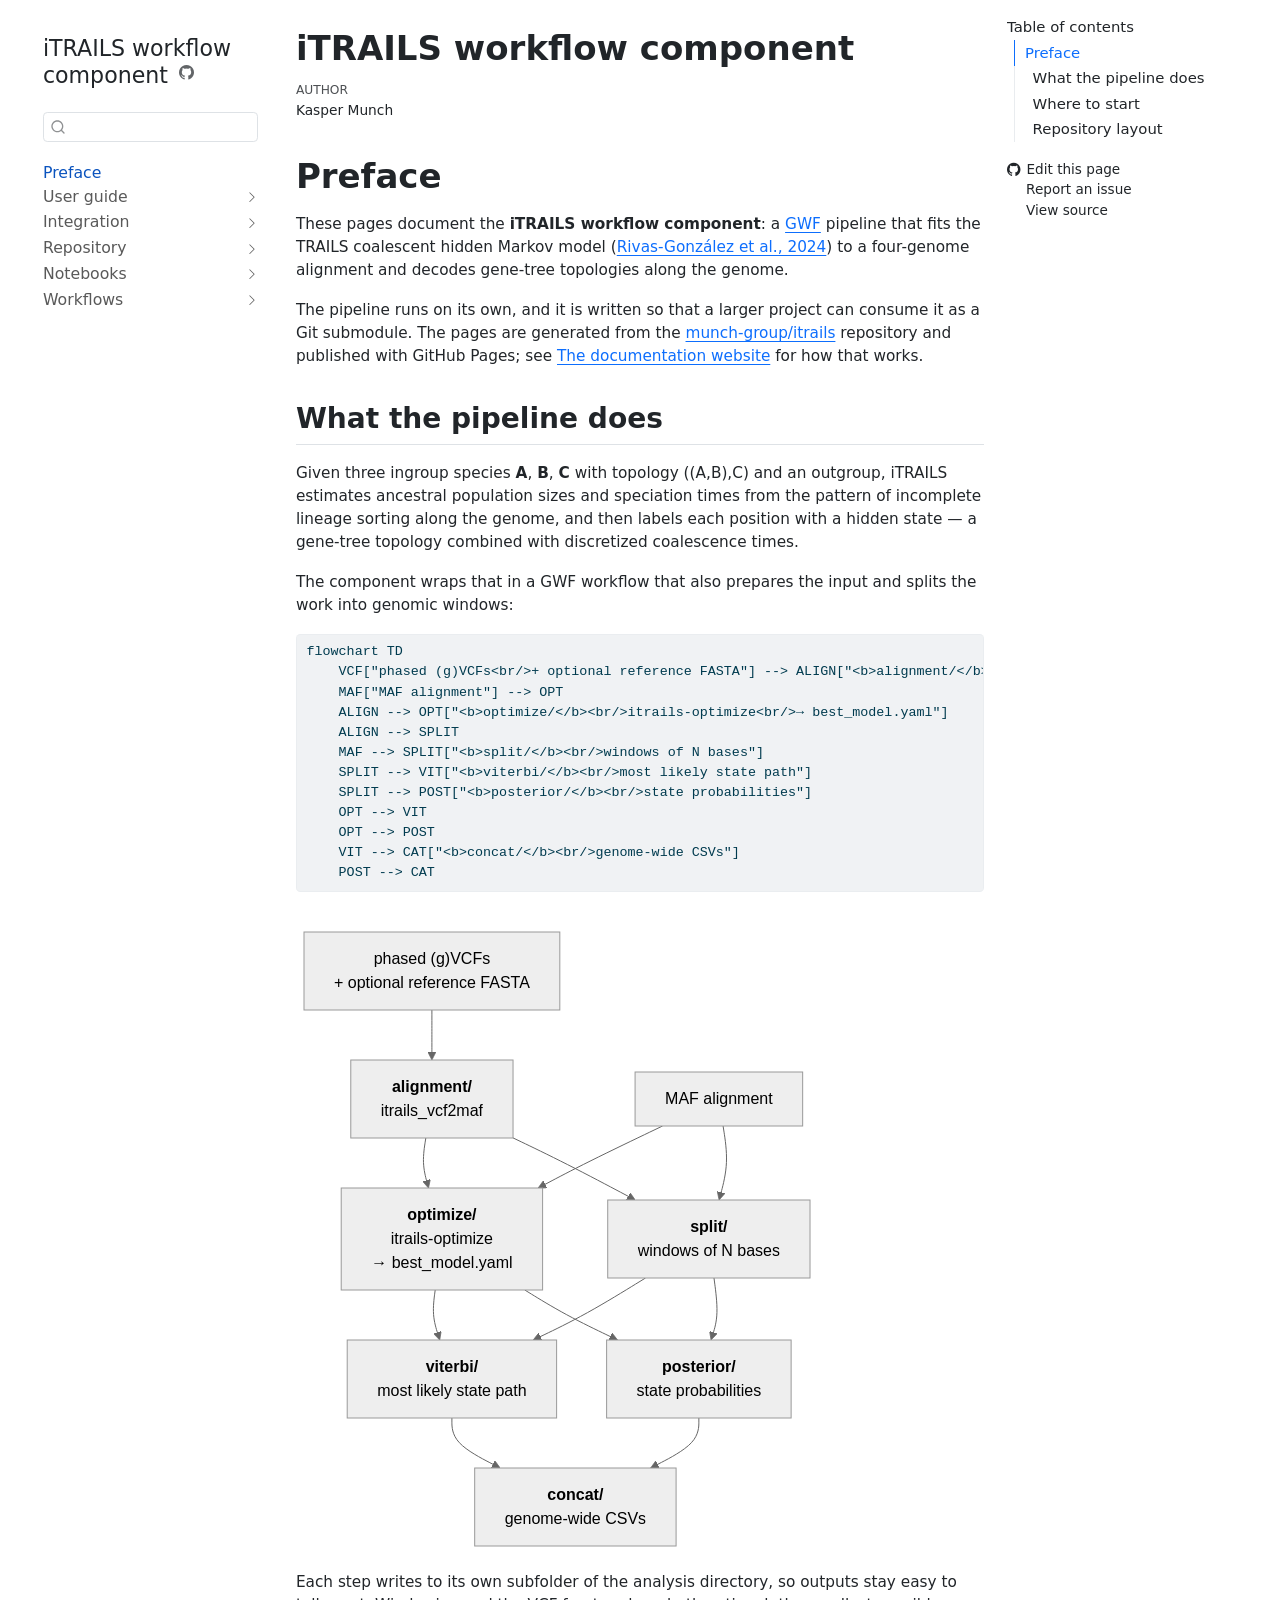
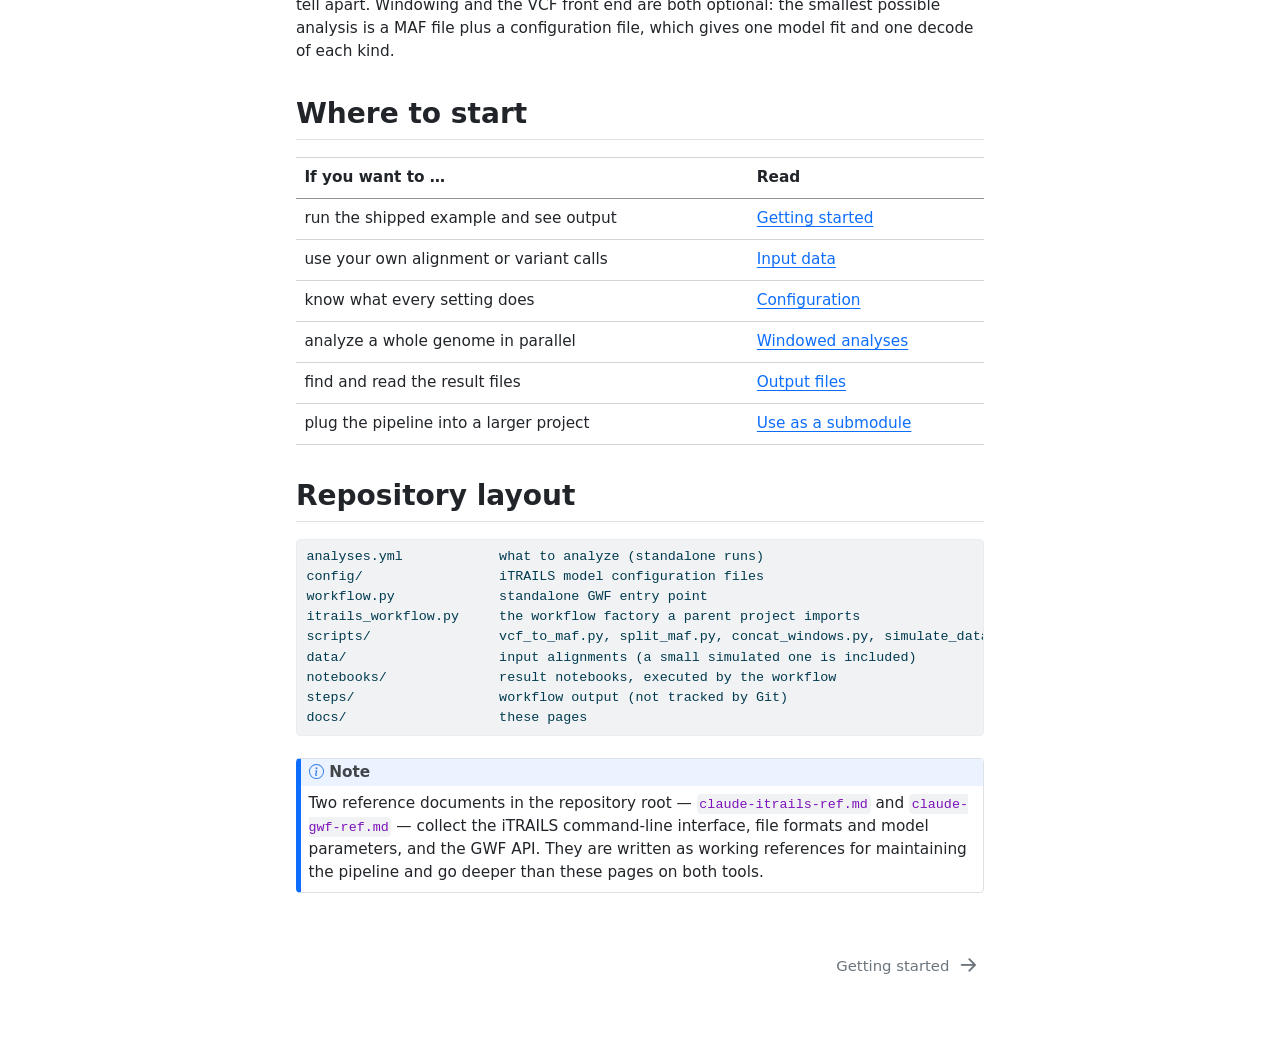
<file: index.html>
<!DOCTYPE html>
<html xmlns="http://www.w3.org/1999/xhtml" lang="en" xml:lang="en"><head>

<meta charset="utf-8">
<meta name="generator" content="quarto-1.9.38">

<meta name="viewport" content="width=device-width, initial-scale=1.0, user-scalable=yes">

<meta name="author" content="Kasper Munch">

<title>iTRAILS workflow component</title>
<style>
/* Default styles provided by pandoc.
** See https://pandoc.org/MANUAL.html#variables-for-html for config info.
*/
code{white-space: pre-wrap;}
span.smallcaps{font-variant: small-caps;}
div.columns{display: flex; gap: min(4vw, 1.5em);}
div.column{flex: auto; overflow-x: auto;}
div.hanging-indent{margin-left: 1.5em; text-indent: -1.5em;}
ul.task-list{list-style: none;}
ul.task-list li input[type="checkbox"] {
  width: 0.8em;
  margin: 0 0.8em 0.2em -1em; /* quarto-specific, see https://github.com/quarto-dev/quarto-cli/issues/4556 */ 
  vertical-align: middle;
}
/* CSS for syntax highlighting */
html { -webkit-text-size-adjust: 100%; }
pre > code.sourceCode { white-space: pre; position: relative; }
pre > code.sourceCode > span { display: inline-block; line-height: 1.25; }
pre > code.sourceCode > span:empty { height: 1.2em; }
.sourceCode { overflow: visible; }
code.sourceCode > span { color: inherit; text-decoration: inherit; }
div.sourceCode { margin: 1em 0; }
pre.sourceCode { margin: 0; }
@media screen {
div.sourceCode { overflow: auto; }
}
@media print {
pre > code.sourceCode { white-space: pre-wrap; }
pre > code.sourceCode > span { text-indent: -5em; padding-left: 5em; }
}
pre.numberSource code
  { counter-reset: source-line 0; }
pre.numberSource code > span
  { position: relative; left: -4em; counter-increment: source-line; }
pre.numberSource code > span > a:first-child::before
  { content: counter(source-line);
    position: relative; left: -1em; text-align: right; vertical-align: baseline;
    border: none; display: inline-block;
    -webkit-touch-callout: none; -webkit-user-select: none;
    -khtml-user-select: none; -moz-user-select: none;
    -ms-user-select: none; user-select: none;
    padding: 0 4px; width: 4em;
  }
pre.numberSource { margin-left: 3em;  padding-left: 4px; }
div.sourceCode
  {   }
@media screen {
pre > code.sourceCode > span > a:first-child::before { text-decoration: underline; }
}
</style>


<script src="site_libs/quarto-nav/quarto-nav.js"></script>
<script src="site_libs/quarto-nav/headroom.min.js"></script>
<script src="site_libs/clipboard/clipboard.min.js"></script>
<script src="site_libs/quarto-search/autocomplete.umd.js"></script>
<script src="site_libs/quarto-search/fuse.min.js"></script>
<script src="site_libs/quarto-search/quarto-search.js"></script>
<meta name="quarto:offset" content="./">
<link href="./docs/getting-started.html" rel="next">
<script src="site_libs/quarto-html/quarto.js" type="module"></script>
<script src="site_libs/quarto-html/tabsets/tabsets.js" type="module"></script>
<script src="site_libs/quarto-html/popper.min.js"></script>
<script src="site_libs/quarto-html/tippy.umd.min.js"></script>
<script src="site_libs/quarto-html/anchor.min.js"></script>
<link href="site_libs/quarto-html/tippy.css" rel="stylesheet">
<link href="site_libs/quarto-html/quarto-syntax-highlighting-15634bcf2e68342d4ad2dfa704d543f6.css" rel="stylesheet" id="quarto-text-highlighting-styles">
<script src="site_libs/bootstrap/bootstrap.min.js"></script>
<link href="site_libs/bootstrap/bootstrap-icons.css" rel="stylesheet">
<link href="site_libs/bootstrap/bootstrap-5c70efdc3aba61fcdf3e9b5a2958e336.min.css" rel="stylesheet" append-hash="true" id="quarto-bootstrap" data-mode="light">
<script id="quarto-search-options" type="application/json">{
  "location": "sidebar",
  "copy-button": false,
  "collapse-after": 3,
  "panel-placement": "start",
  "type": "textbox",
  "limit": 50,
  "keyboard-shortcut": [
    "f",
    "/",
    "s"
  ],
  "show-item-context": false,
  "language": {
    "search-no-results-text": "No results",
    "search-matching-documents-text": "matching documents",
    "search-copy-link-title": "Copy link to search",
    "search-hide-matches-text": "Hide additional matches",
    "search-more-match-text": "more match in this document",
    "search-more-matches-text": "more matches in this document",
    "search-clear-button-title": "Clear",
    "search-text-placeholder": "",
    "search-detached-cancel-button-title": "Cancel",
    "search-submit-button-title": "Submit",
    "search-label": "Search"
  }
}</script>
<script async="" src="https://hypothes.is/embed.js"></script>
<script>
  window.document.addEventListener("DOMContentLoaded", function (_event) {
    document.body.classList.add('hypothesis-enabled');
  });
</script>
<meta name="mermaid-theme" content="neutral">
<script src="site_libs/quarto-diagram/mermaid.min.js"></script>
<script src="site_libs/quarto-diagram/mermaid-init.js"></script>
<link href="site_libs/quarto-diagram/mermaid.css" rel="stylesheet">


</head>

<body class="nav-sidebar floating quarto-light">

<div id="quarto-search-results"></div>
  <header id="quarto-header" class="headroom fixed-top">
  <nav class="quarto-secondary-nav">
    <div class="container-fluid d-flex">
      <button type="button" class="quarto-btn-toggle btn" data-bs-toggle="collapse" role="button" data-bs-target=".quarto-sidebar-collapse-item" aria-controls="quarto-sidebar" aria-expanded="false" aria-label="Toggle sidebar navigation" onclick="if (window.quartoToggleHeadroom) { window.quartoToggleHeadroom(); }">
        <i class="bi bi-layout-text-sidebar-reverse"></i>
      </button>
        <nav class="quarto-page-breadcrumbs" aria-label="breadcrumb"><ol class="breadcrumb"><li class="breadcrumb-item"><a href="./index.html">Preface</a></li></ol></nav>
        <a class="flex-grow-1" role="navigation" data-bs-toggle="collapse" data-bs-target=".quarto-sidebar-collapse-item" aria-controls="quarto-sidebar" aria-expanded="false" aria-label="Toggle sidebar navigation" onclick="if (window.quartoToggleHeadroom) { window.quartoToggleHeadroom(); }">      
        </a>
      <button type="button" class="btn quarto-search-button" aria-label="Search" onclick="window.quartoOpenSearch();">
        <i class="bi bi-search"></i>
      </button>
    </div>
  </nav>
</header>
<!-- content -->
<div id="quarto-content" class="quarto-container page-columns page-rows-contents page-layout-article">
<!-- sidebar -->
  <nav id="quarto-sidebar" class="sidebar collapse collapse-horizontal quarto-sidebar-collapse-item sidebar-navigation floating overflow-auto">
    <div class="pt-lg-2 mt-2 text-left sidebar-header">
    <div class="sidebar-title mb-0 py-0">
      <a href="./">iTRAILS workflow component</a> 
        <div class="sidebar-tools-main">
    <a href="https://github.com/munch-group/itrails" title="Source Code" class="quarto-navigation-tool px-1" aria-label="Source Code"><i class="bi bi-github"></i></a>
</div>
    </div>
      </div>
        <div class="mt-2 flex-shrink-0 align-items-center">
        <div class="sidebar-search">
        <div id="quarto-search" class="" title="Search"></div>
        </div>
        </div>
    <div class="sidebar-menu-container"> 
    <ul class="list-unstyled mt-1">
        <li class="sidebar-item">
  <div class="sidebar-item-container"> 
  <a href="./index.html" class="sidebar-item-text sidebar-link active">
 <span class="menu-text">Preface</span></a>
  </div>
</li>
        <li class="sidebar-item sidebar-item-section">
      <div class="sidebar-item-container"> 
            <a class="sidebar-item-text sidebar-link text-start collapsed" data-bs-toggle="collapse" data-bs-target="#quarto-sidebar-section-1" role="navigation" aria-expanded="false">
 <span class="menu-text">User guide</span></a>
          <a class="sidebar-item-toggle text-start collapsed" data-bs-toggle="collapse" data-bs-target="#quarto-sidebar-section-1" role="navigation" aria-expanded="false" aria-label="Toggle section">
            <i class="bi bi-chevron-right ms-2"></i>
          </a> 
      </div>
      <ul id="quarto-sidebar-section-1" class="collapse list-unstyled sidebar-section depth1 ">  
          <li class="sidebar-item">
  <div class="sidebar-item-container"> 
  <a href="./docs/getting-started.html" class="sidebar-item-text sidebar-link"><span class="chapter-title">Getting started</span></a>
  </div>
</li>
          <li class="sidebar-item">
  <div class="sidebar-item-container"> 
  <a href="./docs/input.html" class="sidebar-item-text sidebar-link"><span class="chapter-title">Input data</span></a>
  </div>
</li>
          <li class="sidebar-item">
  <div class="sidebar-item-container"> 
  <a href="./docs/configuration.html" class="sidebar-item-text sidebar-link"><span class="chapter-title">Configuration</span></a>
  </div>
</li>
          <li class="sidebar-item">
  <div class="sidebar-item-container"> 
  <a href="./docs/windowing.html" class="sidebar-item-text sidebar-link"><span class="chapter-title">Windowed analyses</span></a>
  </div>
</li>
          <li class="sidebar-item">
  <div class="sidebar-item-container"> 
  <a href="./docs/outputs.html" class="sidebar-item-text sidebar-link"><span class="chapter-title">Output files</span></a>
  </div>
</li>
      </ul>
  </li>
        <li class="sidebar-item sidebar-item-section">
      <div class="sidebar-item-container"> 
            <a class="sidebar-item-text sidebar-link text-start collapsed" data-bs-toggle="collapse" data-bs-target="#quarto-sidebar-section-2" role="navigation" aria-expanded="false">
 <span class="menu-text">Integration</span></a>
          <a class="sidebar-item-toggle text-start collapsed" data-bs-toggle="collapse" data-bs-target="#quarto-sidebar-section-2" role="navigation" aria-expanded="false" aria-label="Toggle section">
            <i class="bi bi-chevron-right ms-2"></i>
          </a> 
      </div>
      <ul id="quarto-sidebar-section-2" class="collapse list-unstyled sidebar-section depth1 ">  
          <li class="sidebar-item">
  <div class="sidebar-item-container"> 
  <a href="./docs/submodule.html" class="sidebar-item-text sidebar-link"><span class="chapter-title">Use as a submodule</span></a>
  </div>
</li>
      </ul>
  </li>
        <li class="sidebar-item sidebar-item-section">
      <div class="sidebar-item-container"> 
            <a class="sidebar-item-text sidebar-link text-start collapsed" data-bs-toggle="collapse" data-bs-target="#quarto-sidebar-section-3" role="navigation" aria-expanded="false">
 <span class="menu-text">Repository</span></a>
          <a class="sidebar-item-toggle text-start collapsed" data-bs-toggle="collapse" data-bs-target="#quarto-sidebar-section-3" role="navigation" aria-expanded="false" aria-label="Toggle section">
            <i class="bi bi-chevron-right ms-2"></i>
          </a> 
      </div>
      <ul id="quarto-sidebar-section-3" class="collapse list-unstyled sidebar-section depth1 ">  
          <li class="sidebar-item">
  <div class="sidebar-item-container"> 
  <a href="./docs/website.html" class="sidebar-item-text sidebar-link"><span class="chapter-title">The documentation website</span></a>
  </div>
</li>
      </ul>
  </li>
        <li class="sidebar-item sidebar-item-section">
      <div class="sidebar-item-container"> 
            <a class="sidebar-item-text sidebar-link text-start collapsed" data-bs-toggle="collapse" data-bs-target="#quarto-sidebar-section-4" role="navigation" aria-expanded="false">
 <span class="menu-text">Notebooks</span></a>
          <a class="sidebar-item-toggle text-start collapsed" data-bs-toggle="collapse" data-bs-target="#quarto-sidebar-section-4" role="navigation" aria-expanded="false" aria-label="Toggle section">
            <i class="bi bi-chevron-right ms-2"></i>
          </a> 
      </div>
      <ul id="quarto-sidebar-section-4" class="collapse list-unstyled sidebar-section depth1 ">  
          <li class="sidebar-item">
  <div class="sidebar-item-container"> 
  <a href="./notebooks/example.html" class="sidebar-item-text sidebar-link"><span class="chapter-title">iTRAILS results</span></a>
  </div>
</li>
      </ul>
  </li>
        <li class="sidebar-item sidebar-item-section">
      <div class="sidebar-item-container"> 
            <a class="sidebar-item-text sidebar-link text-start collapsed" data-bs-toggle="collapse" data-bs-target="#quarto-sidebar-section-5" role="navigation" aria-expanded="false">
 <span class="menu-text">Workflows</span></a>
          <a class="sidebar-item-toggle text-start collapsed" data-bs-toggle="collapse" data-bs-target="#quarto-sidebar-section-5" role="navigation" aria-expanded="false" aria-label="Toggle section">
            <i class="bi bi-chevron-right ms-2"></i>
          </a> 
      </div>
      <ul id="quarto-sidebar-section-5" class="collapse list-unstyled sidebar-section depth1 ">  
          <li class="sidebar-item">
  <div class="sidebar-item-container"> 
  <a href="./workflow.html" class="sidebar-item-text sidebar-link"><span class="chapter-title">GWF workflow</span></a>
  </div>
</li>
      </ul>
  </li>
    </ul>
    </div>
</nav>
<div id="quarto-sidebar-glass" class="quarto-sidebar-collapse-item" data-bs-toggle="collapse" data-bs-target=".quarto-sidebar-collapse-item"></div>
<!-- margin-sidebar -->
    <div id="quarto-margin-sidebar" class="sidebar margin-sidebar">
        <nav id="TOC" role="doc-toc" class="toc-active">
    <h2 id="toc-title">Table of contents</h2>
   
  <ul class="collapse">
  <li><a href="#preface" id="toc-preface" class="nav-link active" data-scroll-target="#preface">Preface</a>
  <ul class="collapse">
  <li><a href="#what-the-pipeline-does" id="toc-what-the-pipeline-does" class="nav-link" data-scroll-target="#what-the-pipeline-does">What the pipeline does</a></li>
  <li><a href="#where-to-start" id="toc-where-to-start" class="nav-link" data-scroll-target="#where-to-start">Where to start</a></li>
  <li><a href="#repository-layout" id="toc-repository-layout" class="nav-link" data-scroll-target="#repository-layout">Repository layout</a></li>
  </ul></li>
  </ul>
<div class="toc-actions"><ul class="collapse"><li><a href="https://github.com/munch-group/itrails/edit/main/index.qmd" class="toc-action"><i class="bi bi-github"></i>Edit this page</a></li><li><a href="https://github.com/munch-group/itrails/issues/new" class="toc-action"><i class="bi empty"></i>Report an issue</a></li><li><a href="https://github.com/munch-group/itrails/blob/main/index.qmd" class="toc-action"><i class="bi empty"></i>View source</a></li></ul></div></nav>
    </div>
<!-- main -->
<main class="content" id="quarto-document-content">

<header id="title-block-header" class="quarto-title-block default">
<div class="quarto-title">
<h1 class="title">iTRAILS workflow component</h1>
</div>



<div class="quarto-title-meta">

    <div>
    <div class="quarto-title-meta-heading">Author</div>
    <div class="quarto-title-meta-contents">
             <p>Kasper Munch </p>
          </div>
  </div>
    
  
    
  </div>
  


</header>


<section id="preface" class="level1 unnumbered">
<h1 class="unnumbered">Preface</h1>
<p>These pages document the <strong>iTRAILS workflow component</strong>: a <a href="https://gwf.app/">GWF</a> pipeline that fits the TRAILS coalescent hidden Markov model (<a href="https://doi.org/10.1371/journal.pgen.1010836">Rivas-González et al., 2024</a>) to a four-genome alignment and decodes gene-tree topologies along the genome.</p>
<p>The pipeline runs on its own, and it is written so that a larger project can consume it as a Git submodule. The pages are generated from the <a href="https://github.com/munch-group/itrails">munch-group/itrails</a> repository and published with GitHub Pages; see <a href="./docs/website.html">The documentation website</a> for how that works.</p>
<section id="what-the-pipeline-does" class="level2">
<h2 class="anchored" data-anchor-id="what-the-pipeline-does">What the pipeline does</h2>
<p>Given three ingroup species <strong>A</strong>, <strong>B</strong>, <strong>C</strong> with topology ((A,B),C) and an outgroup, iTRAILS estimates ancestral population sizes and speciation times from the pattern of incomplete lineage sorting along the genome, and then labels each position with a hidden state — a gene-tree topology combined with discretized coalescence times.</p>
<p>The component wraps that in a GWF workflow that also prepares the input and splits the work into genomic windows:</p>
<div class="cell" data-layout-align="default">
<div class="code-copy-outer-scaffold"><div class="sourceCode cell-code" id="cb1"><pre class="sourceCode default code-with-copy"><code class="sourceCode default"><span id="cb1-1"><a href="#cb1-1" aria-hidden="true" tabindex="-1"></a>flowchart TD</span>
<span id="cb1-2"><a href="#cb1-2" aria-hidden="true" tabindex="-1"></a>    VCF["phased (g)VCFs&lt;br/&gt;+ optional reference FASTA"] --&gt; ALIGN["&lt;b&gt;alignment/&lt;/b&gt;&lt;br/&gt;itrails_vcf2maf"]</span>
<span id="cb1-3"><a href="#cb1-3" aria-hidden="true" tabindex="-1"></a>    MAF["MAF alignment"] --&gt; OPT</span>
<span id="cb1-4"><a href="#cb1-4" aria-hidden="true" tabindex="-1"></a>    ALIGN --&gt; OPT["&lt;b&gt;optimize/&lt;/b&gt;&lt;br/&gt;itrails-optimize&lt;br/&gt;→ best_model.yaml"]</span>
<span id="cb1-5"><a href="#cb1-5" aria-hidden="true" tabindex="-1"></a>    ALIGN --&gt; SPLIT</span>
<span id="cb1-6"><a href="#cb1-6" aria-hidden="true" tabindex="-1"></a>    MAF --&gt; SPLIT["&lt;b&gt;split/&lt;/b&gt;&lt;br/&gt;windows of N bases"]</span>
<span id="cb1-7"><a href="#cb1-7" aria-hidden="true" tabindex="-1"></a>    SPLIT --&gt; VIT["&lt;b&gt;viterbi/&lt;/b&gt;&lt;br/&gt;most likely state path"]</span>
<span id="cb1-8"><a href="#cb1-8" aria-hidden="true" tabindex="-1"></a>    SPLIT --&gt; POST["&lt;b&gt;posterior/&lt;/b&gt;&lt;br/&gt;state probabilities"]</span>
<span id="cb1-9"><a href="#cb1-9" aria-hidden="true" tabindex="-1"></a>    OPT --&gt; VIT</span>
<span id="cb1-10"><a href="#cb1-10" aria-hidden="true" tabindex="-1"></a>    OPT --&gt; POST</span>
<span id="cb1-11"><a href="#cb1-11" aria-hidden="true" tabindex="-1"></a>    VIT --&gt; CAT["&lt;b&gt;concat/&lt;/b&gt;&lt;br/&gt;genome-wide CSVs"]</span>
<span id="cb1-12"><a href="#cb1-12" aria-hidden="true" tabindex="-1"></a>    POST --&gt; CAT</span></code></pre></div><button title="Copy to Clipboard" class="code-copy-button"><i class="bi"></i></button></div>
<div class="cell-output-display">
<div>
<p></p><figure class="figure"><p></p>
<div>
<pre class="mermaid mermaid-js">flowchart TD
    VCF["phased (g)VCFs&lt;br/&gt;+ optional reference FASTA"] --&gt; ALIGN["&lt;b&gt;alignment/&lt;/b&gt;&lt;br/&gt;itrails_vcf2maf"]
    MAF["MAF alignment"] --&gt; OPT
    ALIGN --&gt; OPT["&lt;b&gt;optimize/&lt;/b&gt;&lt;br/&gt;itrails-optimize&lt;br/&gt;→ best_model.yaml"]
    ALIGN --&gt; SPLIT
    MAF --&gt; SPLIT["&lt;b&gt;split/&lt;/b&gt;&lt;br/&gt;windows of N bases"]
    SPLIT --&gt; VIT["&lt;b&gt;viterbi/&lt;/b&gt;&lt;br/&gt;most likely state path"]
    SPLIT --&gt; POST["&lt;b&gt;posterior/&lt;/b&gt;&lt;br/&gt;state probabilities"]
    OPT --&gt; VIT
    OPT --&gt; POST
    VIT --&gt; CAT["&lt;b&gt;concat/&lt;/b&gt;&lt;br/&gt;genome-wide CSVs"]
    POST --&gt; CAT
</pre>
</div>
<p></p></figure><p></p>
</div>
</div>
</div>
<p>Each step writes to its own subfolder of the analysis directory, so outputs stay easy to tell apart. Windowing and the VCF front end are both optional: the smallest possible analysis is a MAF file plus a configuration file, which gives one model fit and one decode of each kind.</p>
</section>
<section id="where-to-start" class="level2">
<h2 class="anchored" data-anchor-id="where-to-start">Where to start</h2>
<table class="caption-top table">
<thead>
<tr class="header">
<th style="text-align: left;">If you want to …</th>
<th style="text-align: left;">Read</th>
</tr>
</thead>
<tbody>
<tr class="odd">
<td style="text-align: left;">run the shipped example and see output</td>
<td style="text-align: left;"><a href="./docs/getting-started.html">Getting started</a></td>
</tr>
<tr class="even">
<td style="text-align: left;">use your own alignment or variant calls</td>
<td style="text-align: left;"><a href="./docs/input.html">Input data</a></td>
</tr>
<tr class="odd">
<td style="text-align: left;">know what every setting does</td>
<td style="text-align: left;"><a href="./docs/configuration.html">Configuration</a></td>
</tr>
<tr class="even">
<td style="text-align: left;">analyze a whole genome in parallel</td>
<td style="text-align: left;"><a href="./docs/windowing.html">Windowed analyses</a></td>
</tr>
<tr class="odd">
<td style="text-align: left;">find and read the result files</td>
<td style="text-align: left;"><a href="./docs/outputs.html">Output files</a></td>
</tr>
<tr class="even">
<td style="text-align: left;">plug the pipeline into a larger project</td>
<td style="text-align: left;"><a href="./docs/submodule.html">Use as a submodule</a></td>
</tr>
</tbody>
</table>
</section>
<section id="repository-layout" class="level2">
<h2 class="anchored" data-anchor-id="repository-layout">Repository layout</h2>
<div class="code-copy-outer-scaffold"><div class="sourceCode" id="cb2"><pre class="sourceCode txt code-with-copy"><code class="sourceCode default"><span id="cb2-1"><a href="#cb2-1" aria-hidden="true" tabindex="-1"></a>analyses.yml            what to analyze (standalone runs)</span>
<span id="cb2-2"><a href="#cb2-2" aria-hidden="true" tabindex="-1"></a>config/                 iTRAILS model configuration files</span>
<span id="cb2-3"><a href="#cb2-3" aria-hidden="true" tabindex="-1"></a>workflow.py             standalone GWF entry point</span>
<span id="cb2-4"><a href="#cb2-4" aria-hidden="true" tabindex="-1"></a>itrails_workflow.py     the workflow factory a parent project imports</span>
<span id="cb2-5"><a href="#cb2-5" aria-hidden="true" tabindex="-1"></a>scripts/                vcf_to_maf.py, split_maf.py, concat_windows.py, simulate_data.py</span>
<span id="cb2-6"><a href="#cb2-6" aria-hidden="true" tabindex="-1"></a>data/                   input alignments (a small simulated one is included)</span>
<span id="cb2-7"><a href="#cb2-7" aria-hidden="true" tabindex="-1"></a>notebooks/              result notebooks, executed by the workflow</span>
<span id="cb2-8"><a href="#cb2-8" aria-hidden="true" tabindex="-1"></a>steps/                  workflow output (not tracked by Git)</span>
<span id="cb2-9"><a href="#cb2-9" aria-hidden="true" tabindex="-1"></a>docs/                   these pages</span></code></pre></div><button title="Copy to Clipboard" class="code-copy-button"><i class="bi"></i></button></div>
<div class="callout callout-style-default callout-note callout-titled">
<div class="callout-header d-flex align-content-center">
<div class="callout-icon-container">
<i class="callout-icon"></i>
</div>
<div class="callout-title-container flex-fill">
Note
</div>
</div>
<div class="callout-body-container callout-body">
<p>Two reference documents in the repository root — <code>claude-itrails-ref.md</code> and <code>claude-gwf-ref.md</code> — collect the iTRAILS command-line interface, file formats and model parameters, and the GWF API. They are written as working references for maintaining the pipeline and go deeper than these pages on both tools.</p>
</div>
</div>


</section>
</section>

</main> <!-- /main -->
<script id="quarto-html-after-body" type="application/javascript">
  window.document.addEventListener("DOMContentLoaded", function (event) {
    const icon = "";
    const anchorJS = new window.AnchorJS();
    anchorJS.options = {
      placement: 'right',
      icon: icon
    };
    anchorJS.add('.anchored');
    const isCodeAnnotation = (el) => {
      for (const clz of el.classList) {
        if (clz.startsWith('code-annotation-')) {                     
          return true;
        }
      }
      return false;
    }
    const onCopySuccess = function(e) {
      // button target
      const button = e.trigger;
      // don't keep focus
      button.blur();
      // flash "checked"
      button.classList.add('code-copy-button-checked');
      var currentTitle = button.getAttribute("title");
      button.setAttribute("title", "Copied!");
      let tooltip;
      if (window.bootstrap) {
        button.setAttribute("data-bs-toggle", "tooltip");
        button.setAttribute("data-bs-placement", "left");
        button.setAttribute("data-bs-title", "Copied!");
        tooltip = new bootstrap.Tooltip(button, 
          { trigger: "manual", 
            customClass: "code-copy-button-tooltip",
            offset: [0, -8]});
        tooltip.show();    
      }
      setTimeout(function() {
        if (tooltip) {
          tooltip.hide();
          button.removeAttribute("data-bs-title");
          button.removeAttribute("data-bs-toggle");
          button.removeAttribute("data-bs-placement");
        }
        button.setAttribute("title", currentTitle);
        button.classList.remove('code-copy-button-checked');
      }, 1000);
      // clear code selection
      e.clearSelection();
    }
    const getTextToCopy = function(trigger) {
      const outerScaffold = trigger.parentElement.cloneNode(true);
      const codeEl = outerScaffold.querySelector('code');
      for (const childEl of codeEl.children) {
        if (isCodeAnnotation(childEl)) {
          childEl.remove();
        }
      }
      return codeEl.innerText;
    }
    const clipboard = new window.ClipboardJS('.code-copy-button:not([data-in-quarto-modal])', {
      text: getTextToCopy
    });
    clipboard.on('success', onCopySuccess);
    if (window.document.getElementById('quarto-embedded-source-code-modal')) {
      const clipboardModal = new window.ClipboardJS('.code-copy-button[data-in-quarto-modal]', {
        text: getTextToCopy,
        container: window.document.getElementById('quarto-embedded-source-code-modal')
      });
      clipboardModal.on('success', onCopySuccess);
    }
      var localhostRegex = new RegExp(/^(?:http|https):\/\/localhost\:?[0-9]*\//);
      var mailtoRegex = new RegExp(/^mailto:/);
        var filterRegex = new RegExp('/' + window.location.host + '/');
      var isInternal = (href) => {
          return filterRegex.test(href) || localhostRegex.test(href) || mailtoRegex.test(href);
      }
      // Inspect non-navigation links and adorn them if external
     var links = window.document.querySelectorAll('a[href]:not(.nav-link):not(.navbar-brand):not(.toc-action):not(.sidebar-link):not(.sidebar-item-toggle):not(.pagination-link):not(.no-external):not([aria-hidden]):not(.dropdown-item):not(.quarto-navigation-tool):not(.about-link)');
      for (var i=0; i<links.length; i++) {
        const link = links[i];
        if (!isInternal(link.href)) {
          // undo the damage that might have been done by quarto-nav.js in the case of
          // links that we want to consider external
          if (link.dataset.originalHref !== undefined) {
            link.href = link.dataset.originalHref;
          }
        }
      }
    function tippyHover(el, contentFn, onTriggerFn, onUntriggerFn) {
      const config = {
        allowHTML: true,
        maxWidth: 500,
        delay: 100,
        arrow: false,
        appendTo: function(el) {
            return el.parentElement;
        },
        interactive: true,
        interactiveBorder: 10,
        theme: 'quarto',
        placement: 'bottom-start',
      };
      if (contentFn) {
        config.content = contentFn;
      }
      if (onTriggerFn) {
        config.onTrigger = onTriggerFn;
      }
      if (onUntriggerFn) {
        config.onUntrigger = onUntriggerFn;
      }
      window.tippy(el, config); 
    }
    const noterefs = window.document.querySelectorAll('a[role="doc-noteref"]');
    for (var i=0; i<noterefs.length; i++) {
      const ref = noterefs[i];
      tippyHover(ref, function() {
        // use id or data attribute instead here
        let href = ref.getAttribute('data-footnote-href') || ref.getAttribute('href');
        try { href = new URL(href).hash; } catch {}
        const id = href.replace(/^#\/?/, "");
        const note = window.document.getElementById(id);
        if (note) {
          return note.innerHTML;
        } else {
          return "";
        }
      });
    }
    const xrefs = window.document.querySelectorAll('a.quarto-xref');
    const processXRef = (id, note) => {
      // Strip column container classes
      const stripColumnClz = (el) => {
        el.classList.remove("page-full", "page-columns");
        if (el.children) {
          for (const child of el.children) {
            stripColumnClz(child);
          }
        }
      }
      stripColumnClz(note)
      if (id === null || id.startsWith('sec-')) {
        // Special case sections, only their first couple elements
        const container = document.createElement("div");
        if (note.children && note.children.length > 2) {
          container.appendChild(note.children[0].cloneNode(true));
          for (let i = 1; i < note.children.length; i++) {
            const child = note.children[i];
            if (child.tagName === "P" && child.innerText === "") {
              continue;
            } else {
              container.appendChild(child.cloneNode(true));
              break;
            }
          }
          if (window.Quarto?.typesetMath) {
            window.Quarto.typesetMath(container);
          }
          return container.innerHTML
        } else {
          if (window.Quarto?.typesetMath) {
            window.Quarto.typesetMath(note);
          }
          return note.innerHTML;
        }
      } else {
        // Remove any anchor links if they are present
        const anchorLink = note.querySelector('a.anchorjs-link');
        if (anchorLink) {
          anchorLink.remove();
        }
        if (window.Quarto?.typesetMath) {
          window.Quarto.typesetMath(note);
        }
        if (note.classList.contains("callout")) {
          return note.outerHTML;
        } else {
          return note.innerHTML;
        }
      }
    }
    for (var i=0; i<xrefs.length; i++) {
      const xref = xrefs[i];
      tippyHover(xref, undefined, function(instance) {
        instance.disable();
        let url = xref.getAttribute('href');
        let hash = undefined; 
        if (url.startsWith('#')) {
          hash = url;
        } else {
          try { hash = new URL(url).hash; } catch {}
        }
        if (hash) {
          const id = hash.replace(/^#\/?/, "");
          const note = window.document.getElementById(id);
          if (note !== null) {
            try {
              const html = processXRef(id, note.cloneNode(true));
              instance.setContent(html);
            } finally {
              instance.enable();
              instance.show();
            }
          } else {
            // See if we can fetch this
            fetch(url.split('#')[0])
            .then(res => res.text())
            .then(html => {
              const parser = new DOMParser();
              const htmlDoc = parser.parseFromString(html, "text/html");
              const note = htmlDoc.getElementById(id);
              if (note !== null) {
                const html = processXRef(id, note);
                instance.setContent(html);
              } 
            }).finally(() => {
              instance.enable();
              instance.show();
            });
          }
        } else {
          // See if we can fetch a full url (with no hash to target)
          // This is a special case and we should probably do some content thinning / targeting
          fetch(url)
          .then(res => res.text())
          .then(html => {
            const parser = new DOMParser();
            const htmlDoc = parser.parseFromString(html, "text/html");
            const note = htmlDoc.querySelector('main.content');
            if (note !== null) {
              // This should only happen for chapter cross references
              // (since there is no id in the URL)
              // remove the first header
              if (note.children.length > 0 && note.children[0].tagName === "HEADER") {
                note.children[0].remove();
              }
              const html = processXRef(null, note);
              instance.setContent(html);
            } 
          }).finally(() => {
            instance.enable();
            instance.show();
          });
        }
      }, function(instance) {
      });
    }
        let selectedAnnoteEl;
        const selectorForAnnotation = ( cell, annotation) => {
          let cellAttr = 'data-code-cell="' + cell + '"';
          let lineAttr = 'data-code-annotation="' +  annotation + '"';
          const selector = 'span[' + cellAttr + '][' + lineAttr + ']';
          return selector;
        }
        const selectCodeLines = (annoteEl) => {
          const doc = window.document;
          const targetCell = annoteEl.getAttribute("data-target-cell");
          const targetAnnotation = annoteEl.getAttribute("data-target-annotation");
          const annoteSpan = window.document.querySelector(selectorForAnnotation(targetCell, targetAnnotation));
          const lines = annoteSpan.getAttribute("data-code-lines").split(",");
          const lineIds = lines.map((line) => {
            return targetCell + "-" + line;
          })
          let top = null;
          let height = null;
          let parent = null;
          if (lineIds.length > 0) {
              //compute the position of the single el (top and bottom and make a div)
              const el = window.document.getElementById(lineIds[0]);
              top = el.offsetTop;
              height = el.offsetHeight;
              parent = el.parentElement.parentElement;
            if (lineIds.length > 1) {
              const lastEl = window.document.getElementById(lineIds[lineIds.length - 1]);
              const bottom = lastEl.offsetTop + lastEl.offsetHeight;
              height = bottom - top;
            }
            if (top !== null && height !== null && parent !== null) {
              // cook up a div (if necessary) and position it 
              let div = window.document.getElementById("code-annotation-line-highlight");
              if (div === null) {
                div = window.document.createElement("div");
                div.setAttribute("id", "code-annotation-line-highlight");
                div.style.position = 'absolute';
                parent.appendChild(div);
              }
              div.style.top = top - 2 + "px";
              div.style.height = height + 4 + "px";
              div.style.left = 0;
              let gutterDiv = window.document.getElementById("code-annotation-line-highlight-gutter");
              if (gutterDiv === null) {
                gutterDiv = window.document.createElement("div");
                gutterDiv.setAttribute("id", "code-annotation-line-highlight-gutter");
                gutterDiv.style.position = 'absolute';
                const codeCell = window.document.getElementById(targetCell);
                const gutter = codeCell.querySelector('.code-annotation-gutter');
                gutter.appendChild(gutterDiv);
              }
              gutterDiv.style.top = top - 2 + "px";
              gutterDiv.style.height = height + 4 + "px";
            }
            selectedAnnoteEl = annoteEl;
          }
        };
        const unselectCodeLines = () => {
          const elementsIds = ["code-annotation-line-highlight", "code-annotation-line-highlight-gutter"];
          elementsIds.forEach((elId) => {
            const div = window.document.getElementById(elId);
            if (div) {
              div.remove();
            }
          });
          selectedAnnoteEl = undefined;
        };
          // Handle positioning of the toggle
      window.addEventListener(
        "resize",
        throttle(() => {
          elRect = undefined;
          if (selectedAnnoteEl) {
            selectCodeLines(selectedAnnoteEl);
          }
        }, 10)
      );
      function throttle(fn, ms) {
      let throttle = false;
      let timer;
        return (...args) => {
          if(!throttle) { // first call gets through
              fn.apply(this, args);
              throttle = true;
          } else { // all the others get throttled
              if(timer) clearTimeout(timer); // cancel #2
              timer = setTimeout(() => {
                fn.apply(this, args);
                timer = throttle = false;
              }, ms);
          }
        };
      }
        // Attach click handler to the DT
        const annoteDls = window.document.querySelectorAll('dt[data-target-cell]');
        for (const annoteDlNode of annoteDls) {
          annoteDlNode.addEventListener('click', (event) => {
            const clickedEl = event.target;
            if (clickedEl !== selectedAnnoteEl) {
              unselectCodeLines();
              const activeEl = window.document.querySelector('dt[data-target-cell].code-annotation-active');
              if (activeEl) {
                activeEl.classList.remove('code-annotation-active');
              }
              selectCodeLines(clickedEl);
              clickedEl.classList.add('code-annotation-active');
            } else {
              // Unselect the line
              unselectCodeLines();
              clickedEl.classList.remove('code-annotation-active');
            }
          });
        }
    const findCites = (el) => {
      const parentEl = el.parentElement;
      if (parentEl) {
        const cites = parentEl.dataset.cites;
        if (cites) {
          return {
            el,
            cites: cites.split(' ')
          };
        } else {
          return findCites(el.parentElement)
        }
      } else {
        return undefined;
      }
    };
    var bibliorefs = window.document.querySelectorAll('a[role="doc-biblioref"]');
    for (var i=0; i<bibliorefs.length; i++) {
      const ref = bibliorefs[i];
      const citeInfo = findCites(ref);
      if (citeInfo) {
        tippyHover(citeInfo.el, function() {
          var popup = window.document.createElement('div');
          citeInfo.cites.forEach(function(cite) {
            var citeDiv = window.document.createElement('div');
            citeDiv.classList.add('hanging-indent');
            citeDiv.classList.add('csl-entry');
            var biblioDiv = window.document.getElementById('ref-' + cite);
            if (biblioDiv) {
              citeDiv.innerHTML = biblioDiv.innerHTML;
            }
            popup.appendChild(citeDiv);
          });
          return popup.innerHTML;
        });
      }
    }
  });
  </script>
<nav class="page-navigation">
  <div class="nav-page nav-page-previous">
  </div>
  <div class="nav-page nav-page-next">
      <a href="./docs/getting-started.html" class="pagination-link" aria-label="Getting started">
        <span class="nav-page-text"><span class="chapter-title">Getting started</span></span> <i class="bi bi-arrow-right-short"></i>
      </a>
  </div>
</nav>
</div> <!-- /content -->




<footer class="footer"><div class="nav-footer"><div class="nav-footer-center"><div class="toc-actions d-sm-block d-md-none"><ul><li><a href="https://github.com/munch-group/itrails/edit/main/index.qmd" class="toc-action"><i class="bi bi-github"></i>Edit this page</a></li><li><a href="https://github.com/munch-group/itrails/issues/new" class="toc-action"><i class="bi empty"></i>Report an issue</a></li><li><a href="https://github.com/munch-group/itrails/blob/main/index.qmd" class="toc-action"><i class="bi empty"></i>View source</a></li></ul></div></div></div></footer></body></html>
</file>
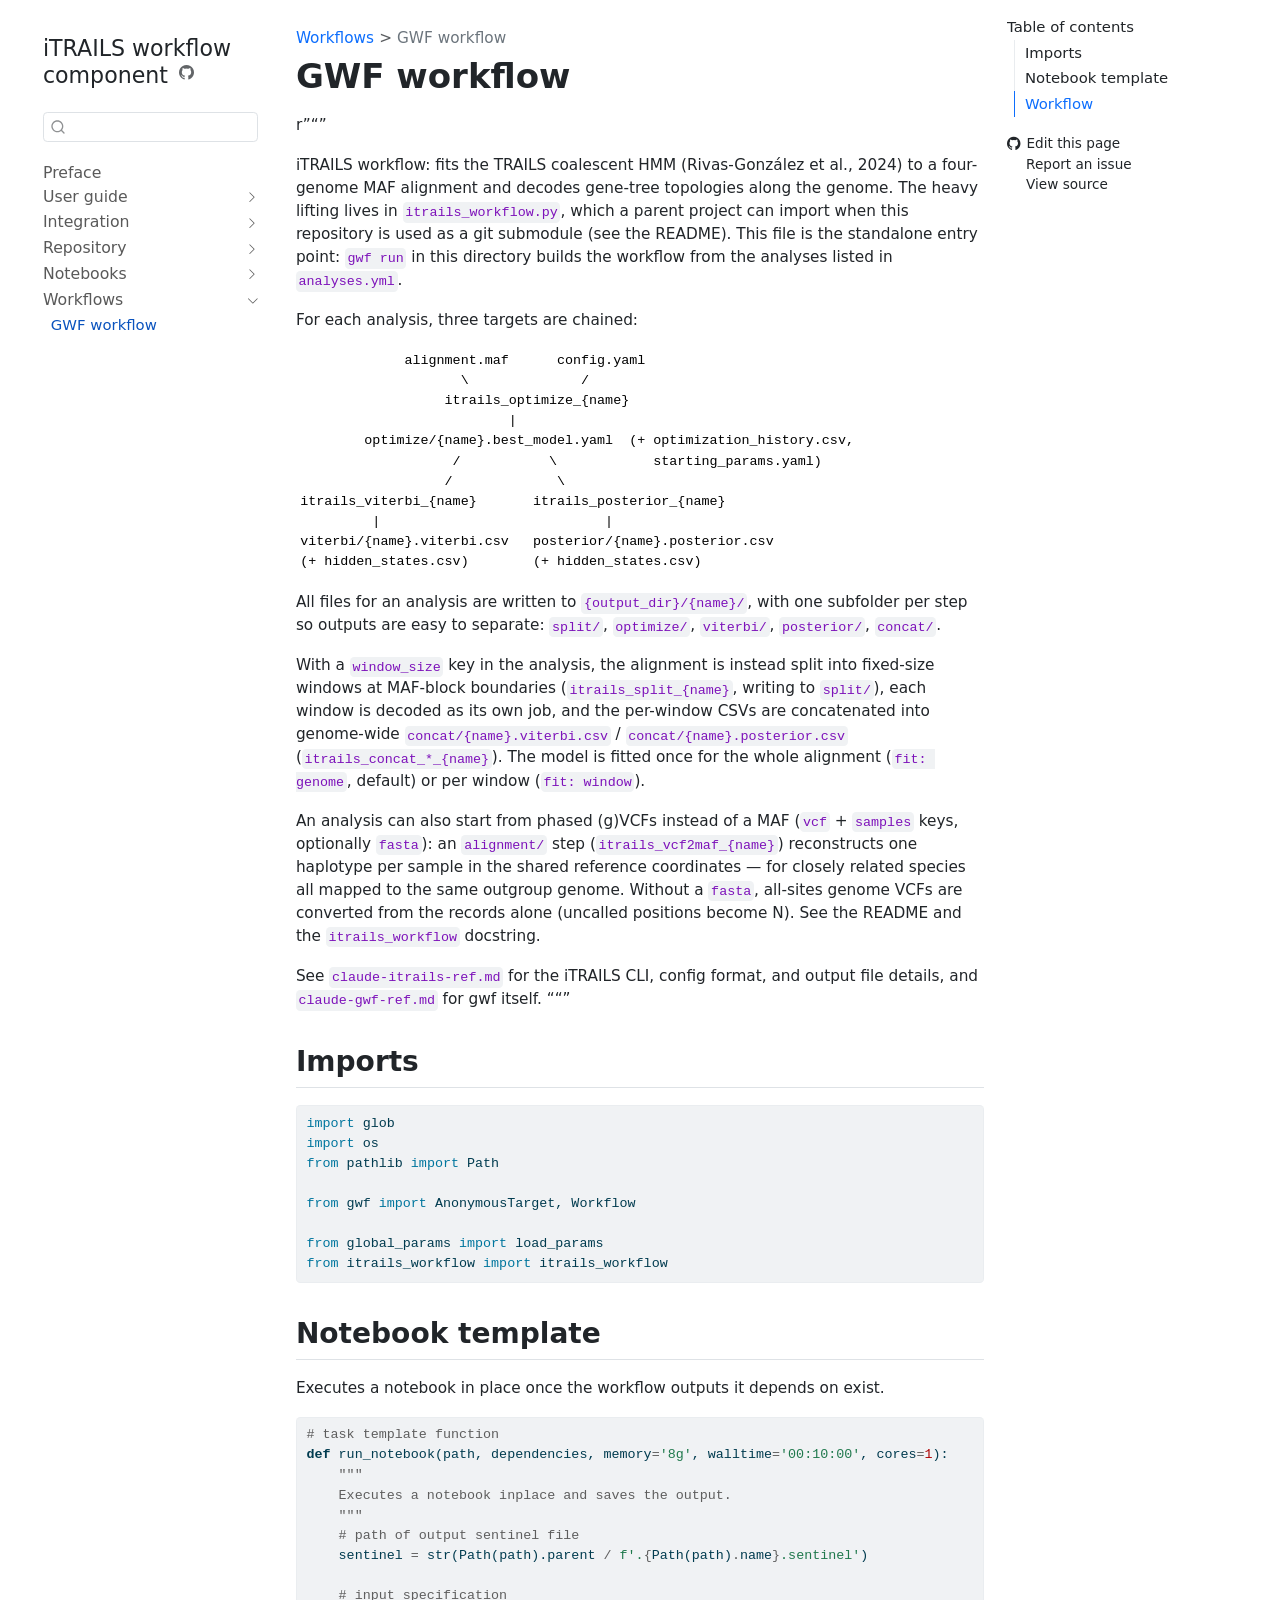
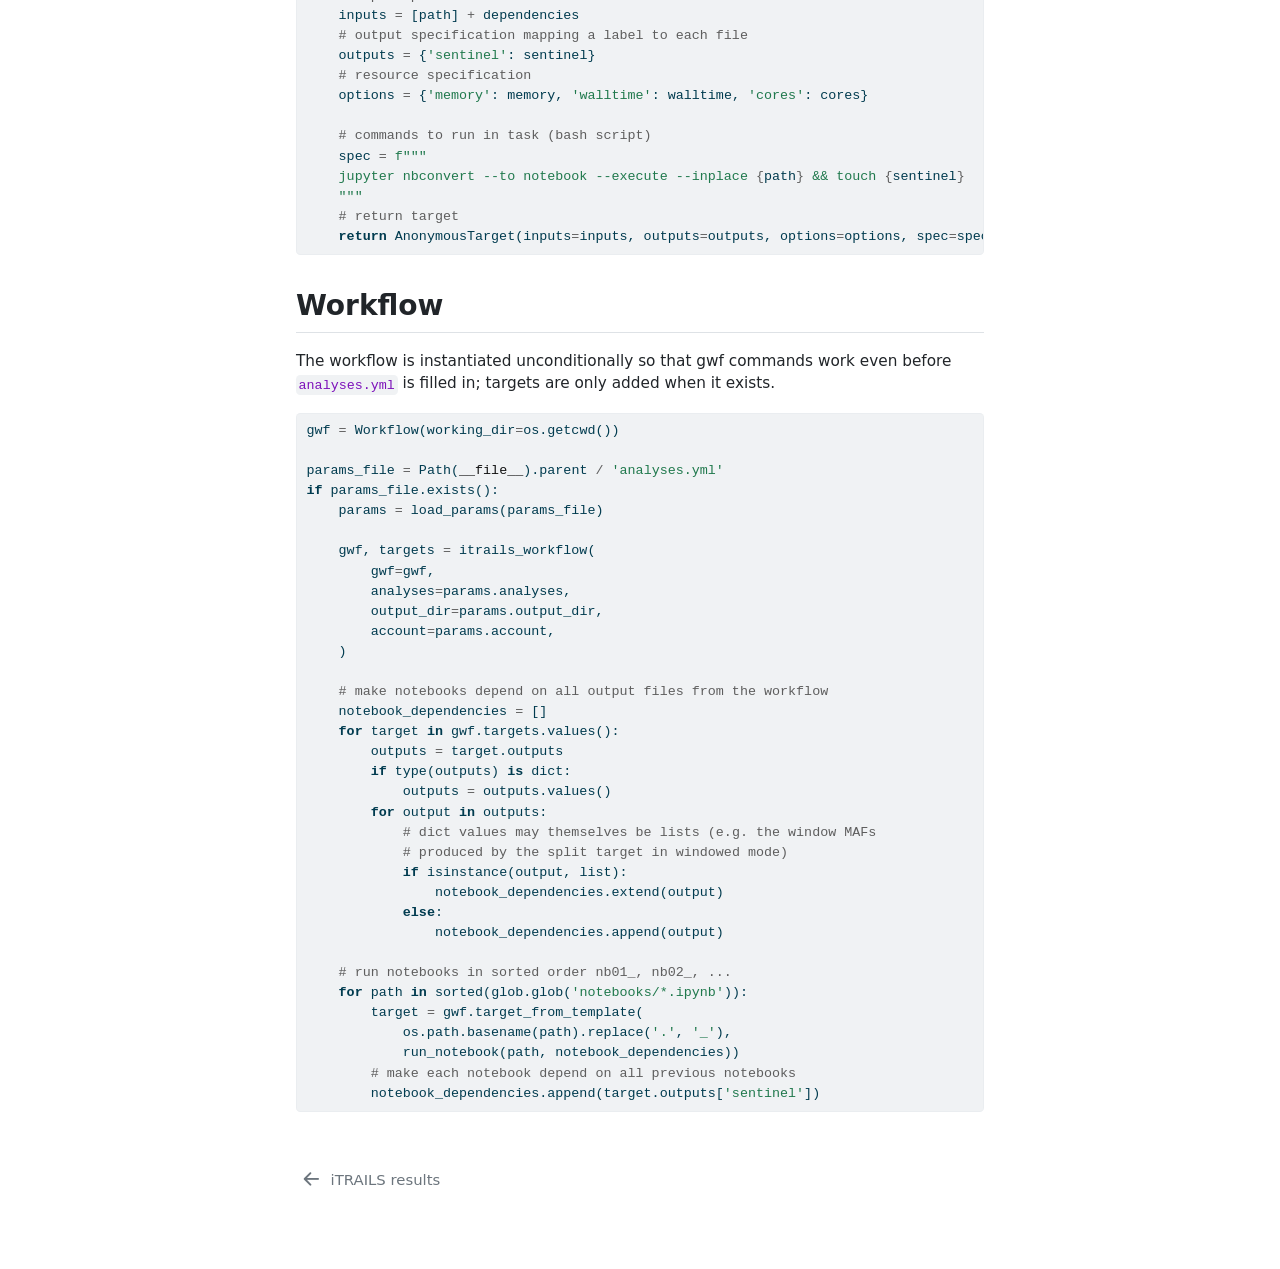
<file: workflow.html>
<!DOCTYPE html>
<html xmlns="http://www.w3.org/1999/xhtml" lang="en" xml:lang="en"><head>

<meta charset="utf-8">
<meta name="generator" content="quarto-1.9.38">

<meta name="viewport" content="width=device-width, initial-scale=1.0, user-scalable=yes">


<title>GWF workflow – iTRAILS workflow component</title>
<style>
/* Default styles provided by pandoc.
** See https://pandoc.org/MANUAL.html#variables-for-html for config info.
*/
code{white-space: pre-wrap;}
span.smallcaps{font-variant: small-caps;}
div.columns{display: flex; gap: min(4vw, 1.5em);}
div.column{flex: auto; overflow-x: auto;}
div.hanging-indent{margin-left: 1.5em; text-indent: -1.5em;}
ul.task-list{list-style: none;}
ul.task-list li input[type="checkbox"] {
  width: 0.8em;
  margin: 0 0.8em 0.2em -1em; /* quarto-specific, see https://github.com/quarto-dev/quarto-cli/issues/4556 */ 
  vertical-align: middle;
}
/* CSS for syntax highlighting */
html { -webkit-text-size-adjust: 100%; }
pre > code.sourceCode { white-space: pre; position: relative; }
pre > code.sourceCode > span { display: inline-block; line-height: 1.25; }
pre > code.sourceCode > span:empty { height: 1.2em; }
.sourceCode { overflow: visible; }
code.sourceCode > span { color: inherit; text-decoration: inherit; }
div.sourceCode { margin: 1em 0; }
pre.sourceCode { margin: 0; }
@media screen {
div.sourceCode { overflow: auto; }
}
@media print {
pre > code.sourceCode { white-space: pre-wrap; }
pre > code.sourceCode > span { text-indent: -5em; padding-left: 5em; }
}
pre.numberSource code
  { counter-reset: source-line 0; }
pre.numberSource code > span
  { position: relative; left: -4em; counter-increment: source-line; }
pre.numberSource code > span > a:first-child::before
  { content: counter(source-line);
    position: relative; left: -1em; text-align: right; vertical-align: baseline;
    border: none; display: inline-block;
    -webkit-touch-callout: none; -webkit-user-select: none;
    -khtml-user-select: none; -moz-user-select: none;
    -ms-user-select: none; user-select: none;
    padding: 0 4px; width: 4em;
  }
pre.numberSource { margin-left: 3em;  padding-left: 4px; }
div.sourceCode
  {   }
@media screen {
pre > code.sourceCode > span > a:first-child::before { text-decoration: underline; }
}
</style>


<script src="site_libs/quarto-nav/quarto-nav.js"></script>
<script src="site_libs/quarto-nav/headroom.min.js"></script>
<script src="site_libs/clipboard/clipboard.min.js"></script>
<script src="site_libs/quarto-search/autocomplete.umd.js"></script>
<script src="site_libs/quarto-search/fuse.min.js"></script>
<script src="site_libs/quarto-search/quarto-search.js"></script>
<meta name="quarto:offset" content="./">
<link href="./notebooks/example.html" rel="prev">
<script src="site_libs/quarto-html/quarto.js" type="module"></script>
<script src="site_libs/quarto-html/tabsets/tabsets.js" type="module"></script>
<script src="site_libs/quarto-html/popper.min.js"></script>
<script src="site_libs/quarto-html/tippy.umd.min.js"></script>
<script src="site_libs/quarto-html/anchor.min.js"></script>
<link href="site_libs/quarto-html/tippy.css" rel="stylesheet">
<link href="site_libs/quarto-html/quarto-syntax-highlighting-15634bcf2e68342d4ad2dfa704d543f6.css" rel="stylesheet" id="quarto-text-highlighting-styles">
<script src="site_libs/bootstrap/bootstrap.min.js"></script>
<link href="site_libs/bootstrap/bootstrap-icons.css" rel="stylesheet">
<link href="site_libs/bootstrap/bootstrap-5c70efdc3aba61fcdf3e9b5a2958e336.min.css" rel="stylesheet" append-hash="true" id="quarto-bootstrap" data-mode="light">
<script id="quarto-search-options" type="application/json">{
  "location": "sidebar",
  "copy-button": false,
  "collapse-after": 3,
  "panel-placement": "start",
  "type": "textbox",
  "limit": 50,
  "keyboard-shortcut": [
    "f",
    "/",
    "s"
  ],
  "show-item-context": false,
  "language": {
    "search-no-results-text": "No results",
    "search-matching-documents-text": "matching documents",
    "search-copy-link-title": "Copy link to search",
    "search-hide-matches-text": "Hide additional matches",
    "search-more-match-text": "more match in this document",
    "search-more-matches-text": "more matches in this document",
    "search-clear-button-title": "Clear",
    "search-text-placeholder": "",
    "search-detached-cancel-button-title": "Cancel",
    "search-submit-button-title": "Submit",
    "search-label": "Search"
  }
}</script>
<script async="" src="https://hypothes.is/embed.js"></script>
<script>
  window.document.addEventListener("DOMContentLoaded", function (_event) {
    document.body.classList.add('hypothesis-enabled');
  });
</script>


</head>

<body class="nav-sidebar floating quarto-light">

<div id="quarto-search-results"></div>
  <header id="quarto-header" class="headroom fixed-top">
  <nav class="quarto-secondary-nav">
    <div class="container-fluid d-flex">
      <button type="button" class="quarto-btn-toggle btn" data-bs-toggle="collapse" role="button" data-bs-target=".quarto-sidebar-collapse-item" aria-controls="quarto-sidebar" aria-expanded="false" aria-label="Toggle sidebar navigation" onclick="if (window.quartoToggleHeadroom) { window.quartoToggleHeadroom(); }">
        <i class="bi bi-layout-text-sidebar-reverse"></i>
      </button>
        <nav class="quarto-page-breadcrumbs" aria-label="breadcrumb"><ol class="breadcrumb"><li class="breadcrumb-item"><a href="./workflow.html">Workflows</a></li><li class="breadcrumb-item"><a href="./workflow.html"><span class="chapter-title">GWF workflow</span></a></li></ol></nav>
        <a class="flex-grow-1" role="navigation" data-bs-toggle="collapse" data-bs-target=".quarto-sidebar-collapse-item" aria-controls="quarto-sidebar" aria-expanded="false" aria-label="Toggle sidebar navigation" onclick="if (window.quartoToggleHeadroom) { window.quartoToggleHeadroom(); }">      
        </a>
      <button type="button" class="btn quarto-search-button" aria-label="Search" onclick="window.quartoOpenSearch();">
        <i class="bi bi-search"></i>
      </button>
    </div>
  </nav>
</header>
<!-- content -->
<div id="quarto-content" class="quarto-container page-columns page-rows-contents page-layout-article">
<!-- sidebar -->
  <nav id="quarto-sidebar" class="sidebar collapse collapse-horizontal quarto-sidebar-collapse-item sidebar-navigation floating overflow-auto">
    <div class="pt-lg-2 mt-2 text-left sidebar-header">
    <div class="sidebar-title mb-0 py-0">
      <a href="./">iTRAILS workflow component</a> 
        <div class="sidebar-tools-main">
    <a href="https://github.com/munch-group/itrails" title="Source Code" class="quarto-navigation-tool px-1" aria-label="Source Code"><i class="bi bi-github"></i></a>
</div>
    </div>
      </div>
        <div class="mt-2 flex-shrink-0 align-items-center">
        <div class="sidebar-search">
        <div id="quarto-search" class="" title="Search"></div>
        </div>
        </div>
    <div class="sidebar-menu-container"> 
    <ul class="list-unstyled mt-1">
        <li class="sidebar-item">
  <div class="sidebar-item-container"> 
  <a href="./index.html" class="sidebar-item-text sidebar-link">
 <span class="menu-text">Preface</span></a>
  </div>
</li>
        <li class="sidebar-item sidebar-item-section">
      <div class="sidebar-item-container"> 
            <a class="sidebar-item-text sidebar-link text-start collapsed" data-bs-toggle="collapse" data-bs-target="#quarto-sidebar-section-1" role="navigation" aria-expanded="false">
 <span class="menu-text">User guide</span></a>
          <a class="sidebar-item-toggle text-start collapsed" data-bs-toggle="collapse" data-bs-target="#quarto-sidebar-section-1" role="navigation" aria-expanded="false" aria-label="Toggle section">
            <i class="bi bi-chevron-right ms-2"></i>
          </a> 
      </div>
      <ul id="quarto-sidebar-section-1" class="collapse list-unstyled sidebar-section depth1 ">  
          <li class="sidebar-item">
  <div class="sidebar-item-container"> 
  <a href="./docs/getting-started.html" class="sidebar-item-text sidebar-link"><span class="chapter-title">Getting started</span></a>
  </div>
</li>
          <li class="sidebar-item">
  <div class="sidebar-item-container"> 
  <a href="./docs/input.html" class="sidebar-item-text sidebar-link"><span class="chapter-title">Input data</span></a>
  </div>
</li>
          <li class="sidebar-item">
  <div class="sidebar-item-container"> 
  <a href="./docs/configuration.html" class="sidebar-item-text sidebar-link"><span class="chapter-title">Configuration</span></a>
  </div>
</li>
          <li class="sidebar-item">
  <div class="sidebar-item-container"> 
  <a href="./docs/windowing.html" class="sidebar-item-text sidebar-link"><span class="chapter-title">Windowed analyses</span></a>
  </div>
</li>
          <li class="sidebar-item">
  <div class="sidebar-item-container"> 
  <a href="./docs/outputs.html" class="sidebar-item-text sidebar-link"><span class="chapter-title">Output files</span></a>
  </div>
</li>
      </ul>
  </li>
        <li class="sidebar-item sidebar-item-section">
      <div class="sidebar-item-container"> 
            <a class="sidebar-item-text sidebar-link text-start collapsed" data-bs-toggle="collapse" data-bs-target="#quarto-sidebar-section-2" role="navigation" aria-expanded="false">
 <span class="menu-text">Integration</span></a>
          <a class="sidebar-item-toggle text-start collapsed" data-bs-toggle="collapse" data-bs-target="#quarto-sidebar-section-2" role="navigation" aria-expanded="false" aria-label="Toggle section">
            <i class="bi bi-chevron-right ms-2"></i>
          </a> 
      </div>
      <ul id="quarto-sidebar-section-2" class="collapse list-unstyled sidebar-section depth1 ">  
          <li class="sidebar-item">
  <div class="sidebar-item-container"> 
  <a href="./docs/submodule.html" class="sidebar-item-text sidebar-link"><span class="chapter-title">Use as a submodule</span></a>
  </div>
</li>
      </ul>
  </li>
        <li class="sidebar-item sidebar-item-section">
      <div class="sidebar-item-container"> 
            <a class="sidebar-item-text sidebar-link text-start collapsed" data-bs-toggle="collapse" data-bs-target="#quarto-sidebar-section-3" role="navigation" aria-expanded="false">
 <span class="menu-text">Repository</span></a>
          <a class="sidebar-item-toggle text-start collapsed" data-bs-toggle="collapse" data-bs-target="#quarto-sidebar-section-3" role="navigation" aria-expanded="false" aria-label="Toggle section">
            <i class="bi bi-chevron-right ms-2"></i>
          </a> 
      </div>
      <ul id="quarto-sidebar-section-3" class="collapse list-unstyled sidebar-section depth1 ">  
          <li class="sidebar-item">
  <div class="sidebar-item-container"> 
  <a href="./docs/website.html" class="sidebar-item-text sidebar-link"><span class="chapter-title">The documentation website</span></a>
  </div>
</li>
      </ul>
  </li>
        <li class="sidebar-item sidebar-item-section">
      <div class="sidebar-item-container"> 
            <a class="sidebar-item-text sidebar-link text-start collapsed" data-bs-toggle="collapse" data-bs-target="#quarto-sidebar-section-4" role="navigation" aria-expanded="false">
 <span class="menu-text">Notebooks</span></a>
          <a class="sidebar-item-toggle text-start collapsed" data-bs-toggle="collapse" data-bs-target="#quarto-sidebar-section-4" role="navigation" aria-expanded="false" aria-label="Toggle section">
            <i class="bi bi-chevron-right ms-2"></i>
          </a> 
      </div>
      <ul id="quarto-sidebar-section-4" class="collapse list-unstyled sidebar-section depth1 ">  
          <li class="sidebar-item">
  <div class="sidebar-item-container"> 
  <a href="./notebooks/example.html" class="sidebar-item-text sidebar-link"><span class="chapter-title">iTRAILS results</span></a>
  </div>
</li>
      </ul>
  </li>
        <li class="sidebar-item sidebar-item-section">
      <div class="sidebar-item-container"> 
            <a class="sidebar-item-text sidebar-link text-start" data-bs-toggle="collapse" data-bs-target="#quarto-sidebar-section-5" role="navigation" aria-expanded="true">
 <span class="menu-text">Workflows</span></a>
          <a class="sidebar-item-toggle text-start" data-bs-toggle="collapse" data-bs-target="#quarto-sidebar-section-5" role="navigation" aria-expanded="true" aria-label="Toggle section">
            <i class="bi bi-chevron-right ms-2"></i>
          </a> 
      </div>
      <ul id="quarto-sidebar-section-5" class="collapse list-unstyled sidebar-section depth1 show">  
          <li class="sidebar-item">
  <div class="sidebar-item-container"> 
  <a href="./workflow.html" class="sidebar-item-text sidebar-link active"><span class="chapter-title">GWF workflow</span></a>
  </div>
</li>
      </ul>
  </li>
    </ul>
    </div>
</nav>
<div id="quarto-sidebar-glass" class="quarto-sidebar-collapse-item" data-bs-toggle="collapse" data-bs-target=".quarto-sidebar-collapse-item"></div>
<!-- margin-sidebar -->
    <div id="quarto-margin-sidebar" class="sidebar margin-sidebar">
        <nav id="TOC" role="doc-toc" class="toc-active">
    <h2 id="toc-title">Table of contents</h2>
   
  <ul class="collapse">
  <li><a href="#imports" id="toc-imports" class="nav-link active" data-scroll-target="#imports">Imports</a></li>
  <li><a href="#notebook-template" id="toc-notebook-template" class="nav-link" data-scroll-target="#notebook-template">Notebook template</a></li>
  <li><a href="#workflow" id="toc-workflow" class="nav-link" data-scroll-target="#workflow">Workflow</a></li>
  </ul>
<div class="toc-actions"><ul class="collapse"><li><a href="https://github.com/munch-group/itrails/edit/main/workflow.py" class="toc-action"><i class="bi bi-github"></i>Edit this page</a></li><li><a href="https://github.com/munch-group/itrails/issues/new" class="toc-action"><i class="bi empty"></i>Report an issue</a></li><li><a href="https://github.com/munch-group/itrails/blob/main/workflow.py" class="toc-action"><i class="bi empty"></i>View source</a></li></ul></div></nav>
    </div>
<!-- main -->
<main class="content" id="quarto-document-content">

<header id="title-block-header" class="quarto-title-block default"><nav class="quarto-page-breadcrumbs quarto-title-breadcrumbs d-none d-lg-block" aria-label="breadcrumb"><ol class="breadcrumb"><li class="breadcrumb-item"><a href="./workflow.html">Workflows</a></li><li class="breadcrumb-item"><a href="./workflow.html"><span class="chapter-title">GWF workflow</span></a></li></ol></nav>
<div class="quarto-title">
<h1 class="title"><span class="chapter-title">GWF workflow</span></h1>
</div>



<div class="quarto-title-meta">

    
  
    
  </div>
  


</header>


<p>r”“”</p>
<p>iTRAILS workflow: fits the TRAILS coalescent HMM (Rivas-González et al., 2024) to a four-genome MAF alignment and decodes gene-tree topologies along the genome. The heavy lifting lives in <code>itrails_workflow.py</code>, which a parent project can import when this repository is used as a git submodule (see the README). This file is the standalone entry point: <code>gwf run</code> in this directory builds the workflow from the analyses listed in <code>analyses.yml</code>.</p>
<p>For each analysis, three targets are chained:</p>
<pre class="plaintext"><code>             alignment.maf      config.yaml
                    \              /
                  itrails_optimize_{name}
                          |
        optimize/{name}.best_model.yaml  (+ optimization_history.csv,
                   /           \            starting_params.yaml)
                  /             \
itrails_viterbi_{name}       itrails_posterior_{name}
         |                            |
viterbi/{name}.viterbi.csv   posterior/{name}.posterior.csv
(+ hidden_states.csv)        (+ hidden_states.csv)</code></pre>
<p>All files for an analysis are written to <code>{output_dir}/{name}/</code>, with one subfolder per step so outputs are easy to separate: <code>split/</code>, <code>optimize/</code>, <code>viterbi/</code>, <code>posterior/</code>, <code>concat/</code>.</p>
<p>With a <code>window_size</code> key in the analysis, the alignment is instead split into fixed-size windows at MAF-block boundaries (<code>itrails_split_{name}</code>, writing to <code>split/</code>), each window is decoded as its own job, and the per-window CSVs are concatenated into genome-wide <code>concat/{name}.viterbi.csv</code> / <code>concat/{name}.posterior.csv</code> (<code>itrails_concat_*_{name}</code>). The model is fitted once for the whole alignment (<code>fit: genome</code>, default) or per window (<code>fit: window</code>).</p>
<p>An analysis can also start from phased (g)VCFs instead of a MAF (<code>vcf</code> + <code>samples</code> keys, optionally <code>fasta</code>): an <code>alignment/</code> step (<code>itrails_vcf2maf_{name}</code>) reconstructs one haplotype per sample in the shared reference coordinates — for closely related species all mapped to the same outgroup genome. Without a <code>fasta</code>, all-sites genome VCFs are converted from the records alone (uncalled positions become N). See the README and the <code>itrails_workflow</code> docstring.</p>
<p>See <code>claude-itrails-ref.md</code> for the iTRAILS CLI, config format, and output file details, and <code>claude-gwf-ref.md</code> for gwf itself. ““”</p>
<section id="imports" class="level2">
<h2 class="anchored" data-anchor-id="imports">Imports</h2>
<div id="0e641c1b" class="cell" data-execution_count="1">
<div class="code-copy-outer-scaffold"><div class="sourceCode cell-code" id="cb2"><pre class="sourceCode python code-with-copy"><code class="sourceCode python"><span id="cb2-1"><a href="#cb2-1" aria-hidden="true" tabindex="-1"></a><span class="im">import</span> glob</span>
<span id="cb2-2"><a href="#cb2-2" aria-hidden="true" tabindex="-1"></a><span class="im">import</span> os</span>
<span id="cb2-3"><a href="#cb2-3" aria-hidden="true" tabindex="-1"></a><span class="im">from</span> pathlib <span class="im">import</span> Path</span>
<span id="cb2-4"><a href="#cb2-4" aria-hidden="true" tabindex="-1"></a></span>
<span id="cb2-5"><a href="#cb2-5" aria-hidden="true" tabindex="-1"></a><span class="im">from</span> gwf <span class="im">import</span> AnonymousTarget, Workflow</span>
<span id="cb2-6"><a href="#cb2-6" aria-hidden="true" tabindex="-1"></a></span>
<span id="cb2-7"><a href="#cb2-7" aria-hidden="true" tabindex="-1"></a><span class="im">from</span> global_params <span class="im">import</span> load_params</span>
<span id="cb2-8"><a href="#cb2-8" aria-hidden="true" tabindex="-1"></a><span class="im">from</span> itrails_workflow <span class="im">import</span> itrails_workflow</span></code></pre></div><button title="Copy to Clipboard" class="code-copy-button"><i class="bi"></i></button></div>
</div>
</section>
<section id="notebook-template" class="level2">
<h2 class="anchored" data-anchor-id="notebook-template">Notebook template</h2>
<p>Executes a notebook in place once the workflow outputs it depends on exist.</p>
<div id="779739dc" class="cell" data-execution_count="2">
<div class="code-copy-outer-scaffold"><div class="sourceCode cell-code" id="cb3"><pre class="sourceCode python code-with-copy"><code class="sourceCode python"><span id="cb3-1"><a href="#cb3-1" aria-hidden="true" tabindex="-1"></a><span class="co"># task template function</span></span>
<span id="cb3-2"><a href="#cb3-2" aria-hidden="true" tabindex="-1"></a><span class="kw">def</span> run_notebook(path, dependencies, memory<span class="op">=</span><span class="st">'8g'</span>, walltime<span class="op">=</span><span class="st">'00:10:00'</span>, cores<span class="op">=</span><span class="dv">1</span>):</span>
<span id="cb3-3"><a href="#cb3-3" aria-hidden="true" tabindex="-1"></a>    <span class="co">"""</span></span>
<span id="cb3-4"><a href="#cb3-4" aria-hidden="true" tabindex="-1"></a><span class="co">    Executes a notebook inplace and saves the output.</span></span>
<span id="cb3-5"><a href="#cb3-5" aria-hidden="true" tabindex="-1"></a><span class="co">    """</span></span>
<span id="cb3-6"><a href="#cb3-6" aria-hidden="true" tabindex="-1"></a>    <span class="co"># path of output sentinel file</span></span>
<span id="cb3-7"><a href="#cb3-7" aria-hidden="true" tabindex="-1"></a>    sentinel <span class="op">=</span> <span class="bu">str</span>(Path(path).parent <span class="op">/</span> <span class="ss">f'.</span><span class="sc">{</span>Path(path)<span class="sc">.</span>name<span class="sc">}</span><span class="ss">.sentinel'</span>)</span>
<span id="cb3-8"><a href="#cb3-8" aria-hidden="true" tabindex="-1"></a></span>
<span id="cb3-9"><a href="#cb3-9" aria-hidden="true" tabindex="-1"></a>    <span class="co"># input specification</span></span>
<span id="cb3-10"><a href="#cb3-10" aria-hidden="true" tabindex="-1"></a>    inputs <span class="op">=</span> [path] <span class="op">+</span> dependencies</span>
<span id="cb3-11"><a href="#cb3-11" aria-hidden="true" tabindex="-1"></a>    <span class="co"># output specification mapping a label to each file</span></span>
<span id="cb3-12"><a href="#cb3-12" aria-hidden="true" tabindex="-1"></a>    outputs <span class="op">=</span> {<span class="st">'sentinel'</span>: sentinel}</span>
<span id="cb3-13"><a href="#cb3-13" aria-hidden="true" tabindex="-1"></a>    <span class="co"># resource specification</span></span>
<span id="cb3-14"><a href="#cb3-14" aria-hidden="true" tabindex="-1"></a>    options <span class="op">=</span> {<span class="st">'memory'</span>: memory, <span class="st">'walltime'</span>: walltime, <span class="st">'cores'</span>: cores}</span>
<span id="cb3-15"><a href="#cb3-15" aria-hidden="true" tabindex="-1"></a></span>
<span id="cb3-16"><a href="#cb3-16" aria-hidden="true" tabindex="-1"></a>    <span class="co"># commands to run in task (bash script)</span></span>
<span id="cb3-17"><a href="#cb3-17" aria-hidden="true" tabindex="-1"></a>    spec <span class="op">=</span> <span class="ss">f"""</span></span>
<span id="cb3-18"><a href="#cb3-18" aria-hidden="true" tabindex="-1"></a><span class="ss">    jupyter nbconvert --to notebook --execute --inplace </span><span class="sc">{</span>path<span class="sc">}</span><span class="ss"> &amp;&amp; touch </span><span class="sc">{</span>sentinel<span class="sc">}</span></span>
<span id="cb3-19"><a href="#cb3-19" aria-hidden="true" tabindex="-1"></a><span class="ss">    """</span></span>
<span id="cb3-20"><a href="#cb3-20" aria-hidden="true" tabindex="-1"></a>    <span class="co"># return target</span></span>
<span id="cb3-21"><a href="#cb3-21" aria-hidden="true" tabindex="-1"></a>    <span class="cf">return</span> AnonymousTarget(inputs<span class="op">=</span>inputs, outputs<span class="op">=</span>outputs, options<span class="op">=</span>options, spec<span class="op">=</span>spec)</span></code></pre></div><button title="Copy to Clipboard" class="code-copy-button"><i class="bi"></i></button></div>
</div>
</section>
<section id="workflow" class="level2">
<h2 class="anchored" data-anchor-id="workflow">Workflow</h2>
<p>The workflow is instantiated unconditionally so that gwf commands work even before <code>analyses.yml</code> is filled in; targets are only added when it exists.</p>
<div id="c61f94e5" class="cell" data-execution_count="3">
<div class="code-copy-outer-scaffold"><div class="sourceCode cell-code" id="cb4"><pre class="sourceCode python code-with-copy"><code class="sourceCode python"><span id="cb4-1"><a href="#cb4-1" aria-hidden="true" tabindex="-1"></a>gwf <span class="op">=</span> Workflow(working_dir<span class="op">=</span>os.getcwd())</span>
<span id="cb4-2"><a href="#cb4-2" aria-hidden="true" tabindex="-1"></a></span>
<span id="cb4-3"><a href="#cb4-3" aria-hidden="true" tabindex="-1"></a>params_file <span class="op">=</span> Path(<span class="va">__file__</span>).parent <span class="op">/</span> <span class="st">'analyses.yml'</span></span>
<span id="cb4-4"><a href="#cb4-4" aria-hidden="true" tabindex="-1"></a><span class="cf">if</span> params_file.exists():</span>
<span id="cb4-5"><a href="#cb4-5" aria-hidden="true" tabindex="-1"></a>    params <span class="op">=</span> load_params(params_file)</span>
<span id="cb4-6"><a href="#cb4-6" aria-hidden="true" tabindex="-1"></a></span>
<span id="cb4-7"><a href="#cb4-7" aria-hidden="true" tabindex="-1"></a>    gwf, targets <span class="op">=</span> itrails_workflow(</span>
<span id="cb4-8"><a href="#cb4-8" aria-hidden="true" tabindex="-1"></a>        gwf<span class="op">=</span>gwf,</span>
<span id="cb4-9"><a href="#cb4-9" aria-hidden="true" tabindex="-1"></a>        analyses<span class="op">=</span>params.analyses,</span>
<span id="cb4-10"><a href="#cb4-10" aria-hidden="true" tabindex="-1"></a>        output_dir<span class="op">=</span>params.output_dir,</span>
<span id="cb4-11"><a href="#cb4-11" aria-hidden="true" tabindex="-1"></a>        account<span class="op">=</span>params.account,</span>
<span id="cb4-12"><a href="#cb4-12" aria-hidden="true" tabindex="-1"></a>    )</span>
<span id="cb4-13"><a href="#cb4-13" aria-hidden="true" tabindex="-1"></a></span>
<span id="cb4-14"><a href="#cb4-14" aria-hidden="true" tabindex="-1"></a>    <span class="co"># make notebooks depend on all output files from the workflow</span></span>
<span id="cb4-15"><a href="#cb4-15" aria-hidden="true" tabindex="-1"></a>    notebook_dependencies <span class="op">=</span> []</span>
<span id="cb4-16"><a href="#cb4-16" aria-hidden="true" tabindex="-1"></a>    <span class="cf">for</span> target <span class="kw">in</span> gwf.targets.values():</span>
<span id="cb4-17"><a href="#cb4-17" aria-hidden="true" tabindex="-1"></a>        outputs <span class="op">=</span> target.outputs</span>
<span id="cb4-18"><a href="#cb4-18" aria-hidden="true" tabindex="-1"></a>        <span class="cf">if</span> <span class="bu">type</span>(outputs) <span class="kw">is</span> <span class="bu">dict</span>:</span>
<span id="cb4-19"><a href="#cb4-19" aria-hidden="true" tabindex="-1"></a>            outputs <span class="op">=</span> outputs.values()</span>
<span id="cb4-20"><a href="#cb4-20" aria-hidden="true" tabindex="-1"></a>        <span class="cf">for</span> output <span class="kw">in</span> outputs:</span>
<span id="cb4-21"><a href="#cb4-21" aria-hidden="true" tabindex="-1"></a>            <span class="co"># dict values may themselves be lists (e.g. the window MAFs</span></span>
<span id="cb4-22"><a href="#cb4-22" aria-hidden="true" tabindex="-1"></a>            <span class="co"># produced by the split target in windowed mode)</span></span>
<span id="cb4-23"><a href="#cb4-23" aria-hidden="true" tabindex="-1"></a>            <span class="cf">if</span> <span class="bu">isinstance</span>(output, <span class="bu">list</span>):</span>
<span id="cb4-24"><a href="#cb4-24" aria-hidden="true" tabindex="-1"></a>                notebook_dependencies.extend(output)</span>
<span id="cb4-25"><a href="#cb4-25" aria-hidden="true" tabindex="-1"></a>            <span class="cf">else</span>:</span>
<span id="cb4-26"><a href="#cb4-26" aria-hidden="true" tabindex="-1"></a>                notebook_dependencies.append(output)</span>
<span id="cb4-27"><a href="#cb4-27" aria-hidden="true" tabindex="-1"></a></span>
<span id="cb4-28"><a href="#cb4-28" aria-hidden="true" tabindex="-1"></a>    <span class="co"># run notebooks in sorted order nb01_, nb02_, ...</span></span>
<span id="cb4-29"><a href="#cb4-29" aria-hidden="true" tabindex="-1"></a>    <span class="cf">for</span> path <span class="kw">in</span> <span class="bu">sorted</span>(glob.glob(<span class="st">'notebooks/*.ipynb'</span>)):</span>
<span id="cb4-30"><a href="#cb4-30" aria-hidden="true" tabindex="-1"></a>        target <span class="op">=</span> gwf.target_from_template(</span>
<span id="cb4-31"><a href="#cb4-31" aria-hidden="true" tabindex="-1"></a>            os.path.basename(path).replace(<span class="st">'.'</span>, <span class="st">'_'</span>),</span>
<span id="cb4-32"><a href="#cb4-32" aria-hidden="true" tabindex="-1"></a>            run_notebook(path, notebook_dependencies))</span>
<span id="cb4-33"><a href="#cb4-33" aria-hidden="true" tabindex="-1"></a>        <span class="co"># make each notebook depend on all previous notebooks</span></span>
<span id="cb4-34"><a href="#cb4-34" aria-hidden="true" tabindex="-1"></a>        notebook_dependencies.append(target.outputs[<span class="st">'sentinel'</span>])</span></code></pre></div><button title="Copy to Clipboard" class="code-copy-button"><i class="bi"></i></button></div>
</div>


</section>

</main> <!-- /main -->
<script id="quarto-html-after-body" type="application/javascript">
  window.document.addEventListener("DOMContentLoaded", function (event) {
    const icon = "";
    const anchorJS = new window.AnchorJS();
    anchorJS.options = {
      placement: 'right',
      icon: icon
    };
    anchorJS.add('.anchored');
    const isCodeAnnotation = (el) => {
      for (const clz of el.classList) {
        if (clz.startsWith('code-annotation-')) {                     
          return true;
        }
      }
      return false;
    }
    const onCopySuccess = function(e) {
      // button target
      const button = e.trigger;
      // don't keep focus
      button.blur();
      // flash "checked"
      button.classList.add('code-copy-button-checked');
      var currentTitle = button.getAttribute("title");
      button.setAttribute("title", "Copied!");
      let tooltip;
      if (window.bootstrap) {
        button.setAttribute("data-bs-toggle", "tooltip");
        button.setAttribute("data-bs-placement", "left");
        button.setAttribute("data-bs-title", "Copied!");
        tooltip = new bootstrap.Tooltip(button, 
          { trigger: "manual", 
            customClass: "code-copy-button-tooltip",
            offset: [0, -8]});
        tooltip.show();    
      }
      setTimeout(function() {
        if (tooltip) {
          tooltip.hide();
          button.removeAttribute("data-bs-title");
          button.removeAttribute("data-bs-toggle");
          button.removeAttribute("data-bs-placement");
        }
        button.setAttribute("title", currentTitle);
        button.classList.remove('code-copy-button-checked');
      }, 1000);
      // clear code selection
      e.clearSelection();
    }
    const getTextToCopy = function(trigger) {
      const outerScaffold = trigger.parentElement.cloneNode(true);
      const codeEl = outerScaffold.querySelector('code');
      for (const childEl of codeEl.children) {
        if (isCodeAnnotation(childEl)) {
          childEl.remove();
        }
      }
      return codeEl.innerText;
    }
    const clipboard = new window.ClipboardJS('.code-copy-button:not([data-in-quarto-modal])', {
      text: getTextToCopy
    });
    clipboard.on('success', onCopySuccess);
    if (window.document.getElementById('quarto-embedded-source-code-modal')) {
      const clipboardModal = new window.ClipboardJS('.code-copy-button[data-in-quarto-modal]', {
        text: getTextToCopy,
        container: window.document.getElementById('quarto-embedded-source-code-modal')
      });
      clipboardModal.on('success', onCopySuccess);
    }
      var localhostRegex = new RegExp(/^(?:http|https):\/\/localhost\:?[0-9]*\//);
      var mailtoRegex = new RegExp(/^mailto:/);
        var filterRegex = new RegExp('/' + window.location.host + '/');
      var isInternal = (href) => {
          return filterRegex.test(href) || localhostRegex.test(href) || mailtoRegex.test(href);
      }
      // Inspect non-navigation links and adorn them if external
     var links = window.document.querySelectorAll('a[href]:not(.nav-link):not(.navbar-brand):not(.toc-action):not(.sidebar-link):not(.sidebar-item-toggle):not(.pagination-link):not(.no-external):not([aria-hidden]):not(.dropdown-item):not(.quarto-navigation-tool):not(.about-link)');
      for (var i=0; i<links.length; i++) {
        const link = links[i];
        if (!isInternal(link.href)) {
          // undo the damage that might have been done by quarto-nav.js in the case of
          // links that we want to consider external
          if (link.dataset.originalHref !== undefined) {
            link.href = link.dataset.originalHref;
          }
        }
      }
    function tippyHover(el, contentFn, onTriggerFn, onUntriggerFn) {
      const config = {
        allowHTML: true,
        maxWidth: 500,
        delay: 100,
        arrow: false,
        appendTo: function(el) {
            return el.parentElement;
        },
        interactive: true,
        interactiveBorder: 10,
        theme: 'quarto',
        placement: 'bottom-start',
      };
      if (contentFn) {
        config.content = contentFn;
      }
      if (onTriggerFn) {
        config.onTrigger = onTriggerFn;
      }
      if (onUntriggerFn) {
        config.onUntrigger = onUntriggerFn;
      }
      window.tippy(el, config); 
    }
    const noterefs = window.document.querySelectorAll('a[role="doc-noteref"]');
    for (var i=0; i<noterefs.length; i++) {
      const ref = noterefs[i];
      tippyHover(ref, function() {
        // use id or data attribute instead here
        let href = ref.getAttribute('data-footnote-href') || ref.getAttribute('href');
        try { href = new URL(href).hash; } catch {}
        const id = href.replace(/^#\/?/, "");
        const note = window.document.getElementById(id);
        if (note) {
          return note.innerHTML;
        } else {
          return "";
        }
      });
    }
    const xrefs = window.document.querySelectorAll('a.quarto-xref');
    const processXRef = (id, note) => {
      // Strip column container classes
      const stripColumnClz = (el) => {
        el.classList.remove("page-full", "page-columns");
        if (el.children) {
          for (const child of el.children) {
            stripColumnClz(child);
          }
        }
      }
      stripColumnClz(note)
      if (id === null || id.startsWith('sec-')) {
        // Special case sections, only their first couple elements
        const container = document.createElement("div");
        if (note.children && note.children.length > 2) {
          container.appendChild(note.children[0].cloneNode(true));
          for (let i = 1; i < note.children.length; i++) {
            const child = note.children[i];
            if (child.tagName === "P" && child.innerText === "") {
              continue;
            } else {
              container.appendChild(child.cloneNode(true));
              break;
            }
          }
          if (window.Quarto?.typesetMath) {
            window.Quarto.typesetMath(container);
          }
          return container.innerHTML
        } else {
          if (window.Quarto?.typesetMath) {
            window.Quarto.typesetMath(note);
          }
          return note.innerHTML;
        }
      } else {
        // Remove any anchor links if they are present
        const anchorLink = note.querySelector('a.anchorjs-link');
        if (anchorLink) {
          anchorLink.remove();
        }
        if (window.Quarto?.typesetMath) {
          window.Quarto.typesetMath(note);
        }
        if (note.classList.contains("callout")) {
          return note.outerHTML;
        } else {
          return note.innerHTML;
        }
      }
    }
    for (var i=0; i<xrefs.length; i++) {
      const xref = xrefs[i];
      tippyHover(xref, undefined, function(instance) {
        instance.disable();
        let url = xref.getAttribute('href');
        let hash = undefined; 
        if (url.startsWith('#')) {
          hash = url;
        } else {
          try { hash = new URL(url).hash; } catch {}
        }
        if (hash) {
          const id = hash.replace(/^#\/?/, "");
          const note = window.document.getElementById(id);
          if (note !== null) {
            try {
              const html = processXRef(id, note.cloneNode(true));
              instance.setContent(html);
            } finally {
              instance.enable();
              instance.show();
            }
          } else {
            // See if we can fetch this
            fetch(url.split('#')[0])
            .then(res => res.text())
            .then(html => {
              const parser = new DOMParser();
              const htmlDoc = parser.parseFromString(html, "text/html");
              const note = htmlDoc.getElementById(id);
              if (note !== null) {
                const html = processXRef(id, note);
                instance.setContent(html);
              } 
            }).finally(() => {
              instance.enable();
              instance.show();
            });
          }
        } else {
          // See if we can fetch a full url (with no hash to target)
          // This is a special case and we should probably do some content thinning / targeting
          fetch(url)
          .then(res => res.text())
          .then(html => {
            const parser = new DOMParser();
            const htmlDoc = parser.parseFromString(html, "text/html");
            const note = htmlDoc.querySelector('main.content');
            if (note !== null) {
              // This should only happen for chapter cross references
              // (since there is no id in the URL)
              // remove the first header
              if (note.children.length > 0 && note.children[0].tagName === "HEADER") {
                note.children[0].remove();
              }
              const html = processXRef(null, note);
              instance.setContent(html);
            } 
          }).finally(() => {
            instance.enable();
            instance.show();
          });
        }
      }, function(instance) {
      });
    }
        let selectedAnnoteEl;
        const selectorForAnnotation = ( cell, annotation) => {
          let cellAttr = 'data-code-cell="' + cell + '"';
          let lineAttr = 'data-code-annotation="' +  annotation + '"';
          const selector = 'span[' + cellAttr + '][' + lineAttr + ']';
          return selector;
        }
        const selectCodeLines = (annoteEl) => {
          const doc = window.document;
          const targetCell = annoteEl.getAttribute("data-target-cell");
          const targetAnnotation = annoteEl.getAttribute("data-target-annotation");
          const annoteSpan = window.document.querySelector(selectorForAnnotation(targetCell, targetAnnotation));
          const lines = annoteSpan.getAttribute("data-code-lines").split(",");
          const lineIds = lines.map((line) => {
            return targetCell + "-" + line;
          })
          let top = null;
          let height = null;
          let parent = null;
          if (lineIds.length > 0) {
              //compute the position of the single el (top and bottom and make a div)
              const el = window.document.getElementById(lineIds[0]);
              top = el.offsetTop;
              height = el.offsetHeight;
              parent = el.parentElement.parentElement;
            if (lineIds.length > 1) {
              const lastEl = window.document.getElementById(lineIds[lineIds.length - 1]);
              const bottom = lastEl.offsetTop + lastEl.offsetHeight;
              height = bottom - top;
            }
            if (top !== null && height !== null && parent !== null) {
              // cook up a div (if necessary) and position it 
              let div = window.document.getElementById("code-annotation-line-highlight");
              if (div === null) {
                div = window.document.createElement("div");
                div.setAttribute("id", "code-annotation-line-highlight");
                div.style.position = 'absolute';
                parent.appendChild(div);
              }
              div.style.top = top - 2 + "px";
              div.style.height = height + 4 + "px";
              div.style.left = 0;
              let gutterDiv = window.document.getElementById("code-annotation-line-highlight-gutter");
              if (gutterDiv === null) {
                gutterDiv = window.document.createElement("div");
                gutterDiv.setAttribute("id", "code-annotation-line-highlight-gutter");
                gutterDiv.style.position = 'absolute';
                const codeCell = window.document.getElementById(targetCell);
                const gutter = codeCell.querySelector('.code-annotation-gutter');
                gutter.appendChild(gutterDiv);
              }
              gutterDiv.style.top = top - 2 + "px";
              gutterDiv.style.height = height + 4 + "px";
            }
            selectedAnnoteEl = annoteEl;
          }
        };
        const unselectCodeLines = () => {
          const elementsIds = ["code-annotation-line-highlight", "code-annotation-line-highlight-gutter"];
          elementsIds.forEach((elId) => {
            const div = window.document.getElementById(elId);
            if (div) {
              div.remove();
            }
          });
          selectedAnnoteEl = undefined;
        };
          // Handle positioning of the toggle
      window.addEventListener(
        "resize",
        throttle(() => {
          elRect = undefined;
          if (selectedAnnoteEl) {
            selectCodeLines(selectedAnnoteEl);
          }
        }, 10)
      );
      function throttle(fn, ms) {
      let throttle = false;
      let timer;
        return (...args) => {
          if(!throttle) { // first call gets through
              fn.apply(this, args);
              throttle = true;
          } else { // all the others get throttled
              if(timer) clearTimeout(timer); // cancel #2
              timer = setTimeout(() => {
                fn.apply(this, args);
                timer = throttle = false;
              }, ms);
          }
        };
      }
        // Attach click handler to the DT
        const annoteDls = window.document.querySelectorAll('dt[data-target-cell]');
        for (const annoteDlNode of annoteDls) {
          annoteDlNode.addEventListener('click', (event) => {
            const clickedEl = event.target;
            if (clickedEl !== selectedAnnoteEl) {
              unselectCodeLines();
              const activeEl = window.document.querySelector('dt[data-target-cell].code-annotation-active');
              if (activeEl) {
                activeEl.classList.remove('code-annotation-active');
              }
              selectCodeLines(clickedEl);
              clickedEl.classList.add('code-annotation-active');
            } else {
              // Unselect the line
              unselectCodeLines();
              clickedEl.classList.remove('code-annotation-active');
            }
          });
        }
    const findCites = (el) => {
      const parentEl = el.parentElement;
      if (parentEl) {
        const cites = parentEl.dataset.cites;
        if (cites) {
          return {
            el,
            cites: cites.split(' ')
          };
        } else {
          return findCites(el.parentElement)
        }
      } else {
        return undefined;
      }
    };
    var bibliorefs = window.document.querySelectorAll('a[role="doc-biblioref"]');
    for (var i=0; i<bibliorefs.length; i++) {
      const ref = bibliorefs[i];
      const citeInfo = findCites(ref);
      if (citeInfo) {
        tippyHover(citeInfo.el, function() {
          var popup = window.document.createElement('div');
          citeInfo.cites.forEach(function(cite) {
            var citeDiv = window.document.createElement('div');
            citeDiv.classList.add('hanging-indent');
            citeDiv.classList.add('csl-entry');
            var biblioDiv = window.document.getElementById('ref-' + cite);
            if (biblioDiv) {
              citeDiv.innerHTML = biblioDiv.innerHTML;
            }
            popup.appendChild(citeDiv);
          });
          return popup.innerHTML;
        });
      }
    }
  });
  </script>
<nav class="page-navigation">
  <div class="nav-page nav-page-previous">
      <a href="./notebooks/example.html" class="pagination-link" aria-label="iTRAILS results">
        <i class="bi bi-arrow-left-short"></i> <span class="nav-page-text"><span class="chapter-title">iTRAILS results</span></span>
      </a>          
  </div>
  <div class="nav-page nav-page-next">
  </div>
</nav>
</div> <!-- /content -->




<footer class="footer"><div class="nav-footer"><div class="nav-footer-center"><div class="toc-actions d-sm-block d-md-none"><ul><li><a href="https://github.com/munch-group/itrails/edit/main/workflow.py" class="toc-action"><i class="bi bi-github"></i>Edit this page</a></li><li><a href="https://github.com/munch-group/itrails/issues/new" class="toc-action"><i class="bi empty"></i>Report an issue</a></li><li><a href="https://github.com/munch-group/itrails/blob/main/workflow.py" class="toc-action"><i class="bi empty"></i>View source</a></li></ul></div></div></div></footer></body></html>
</file>
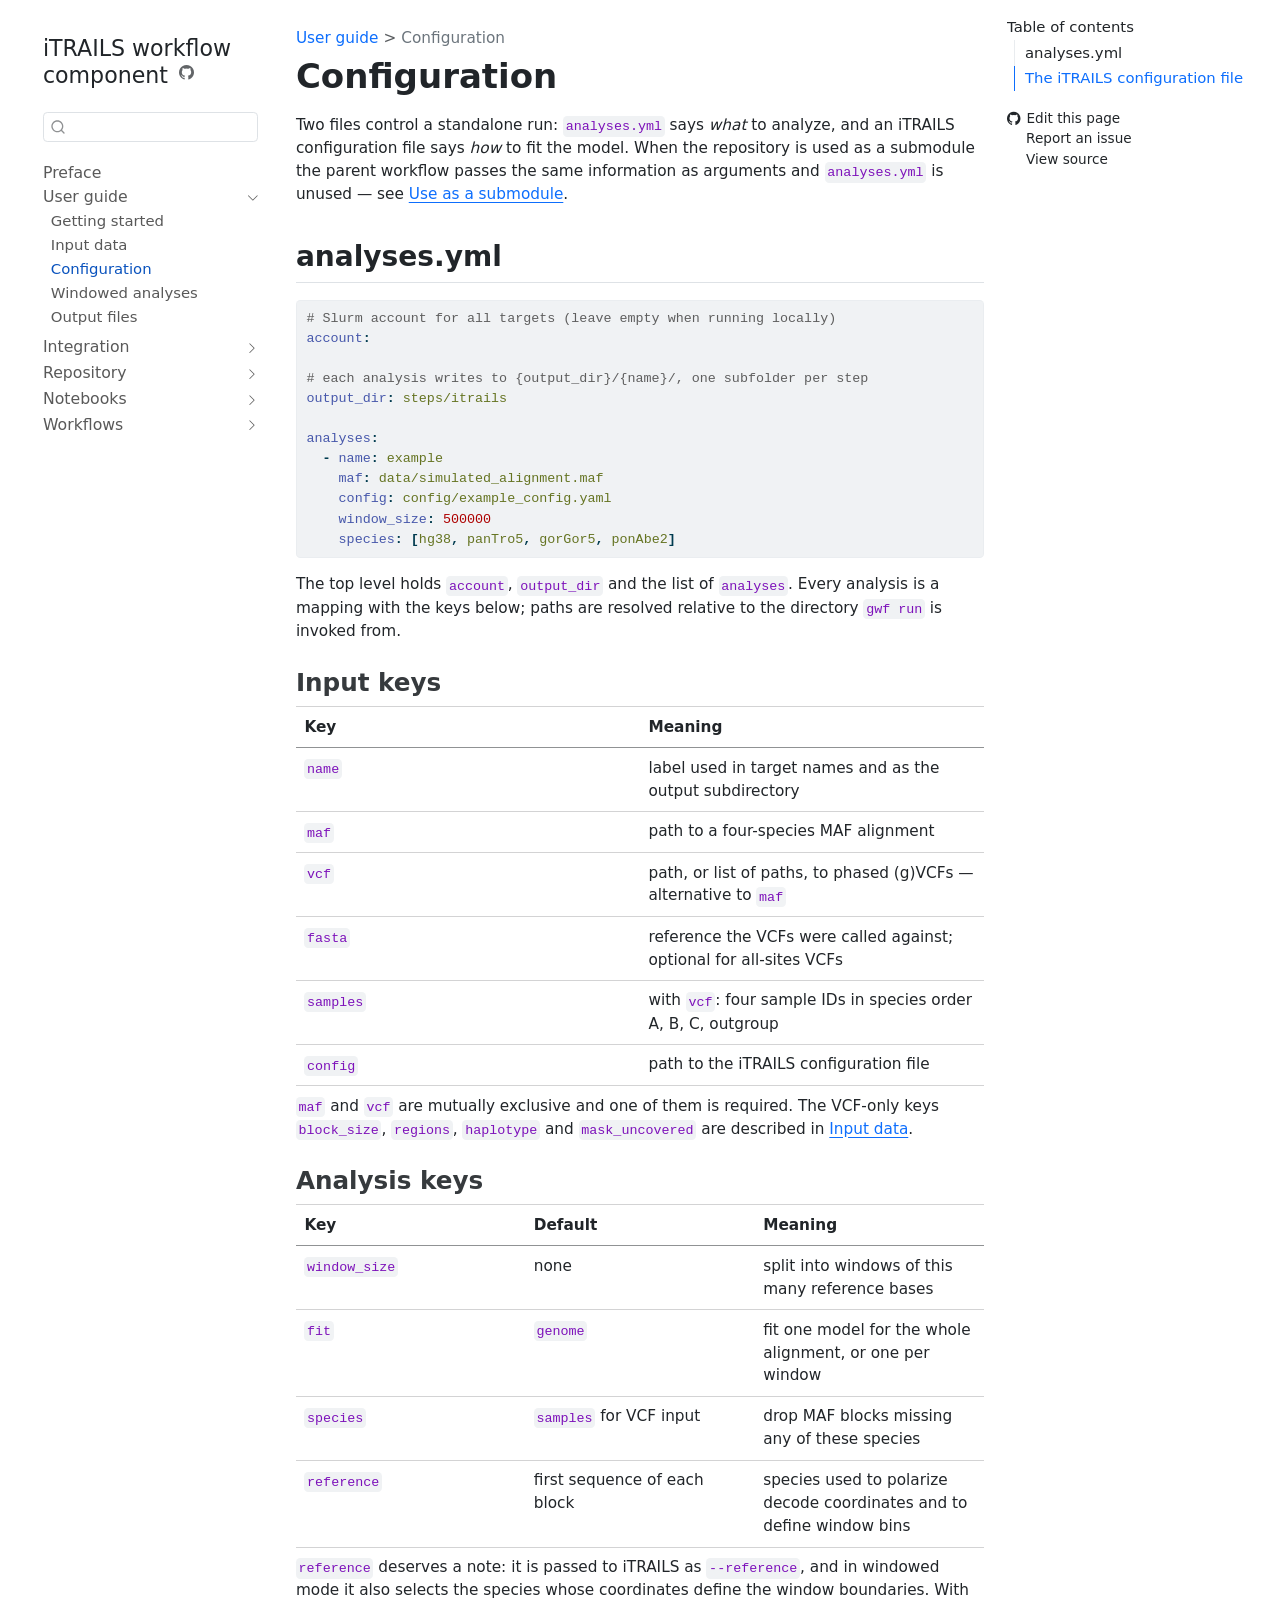
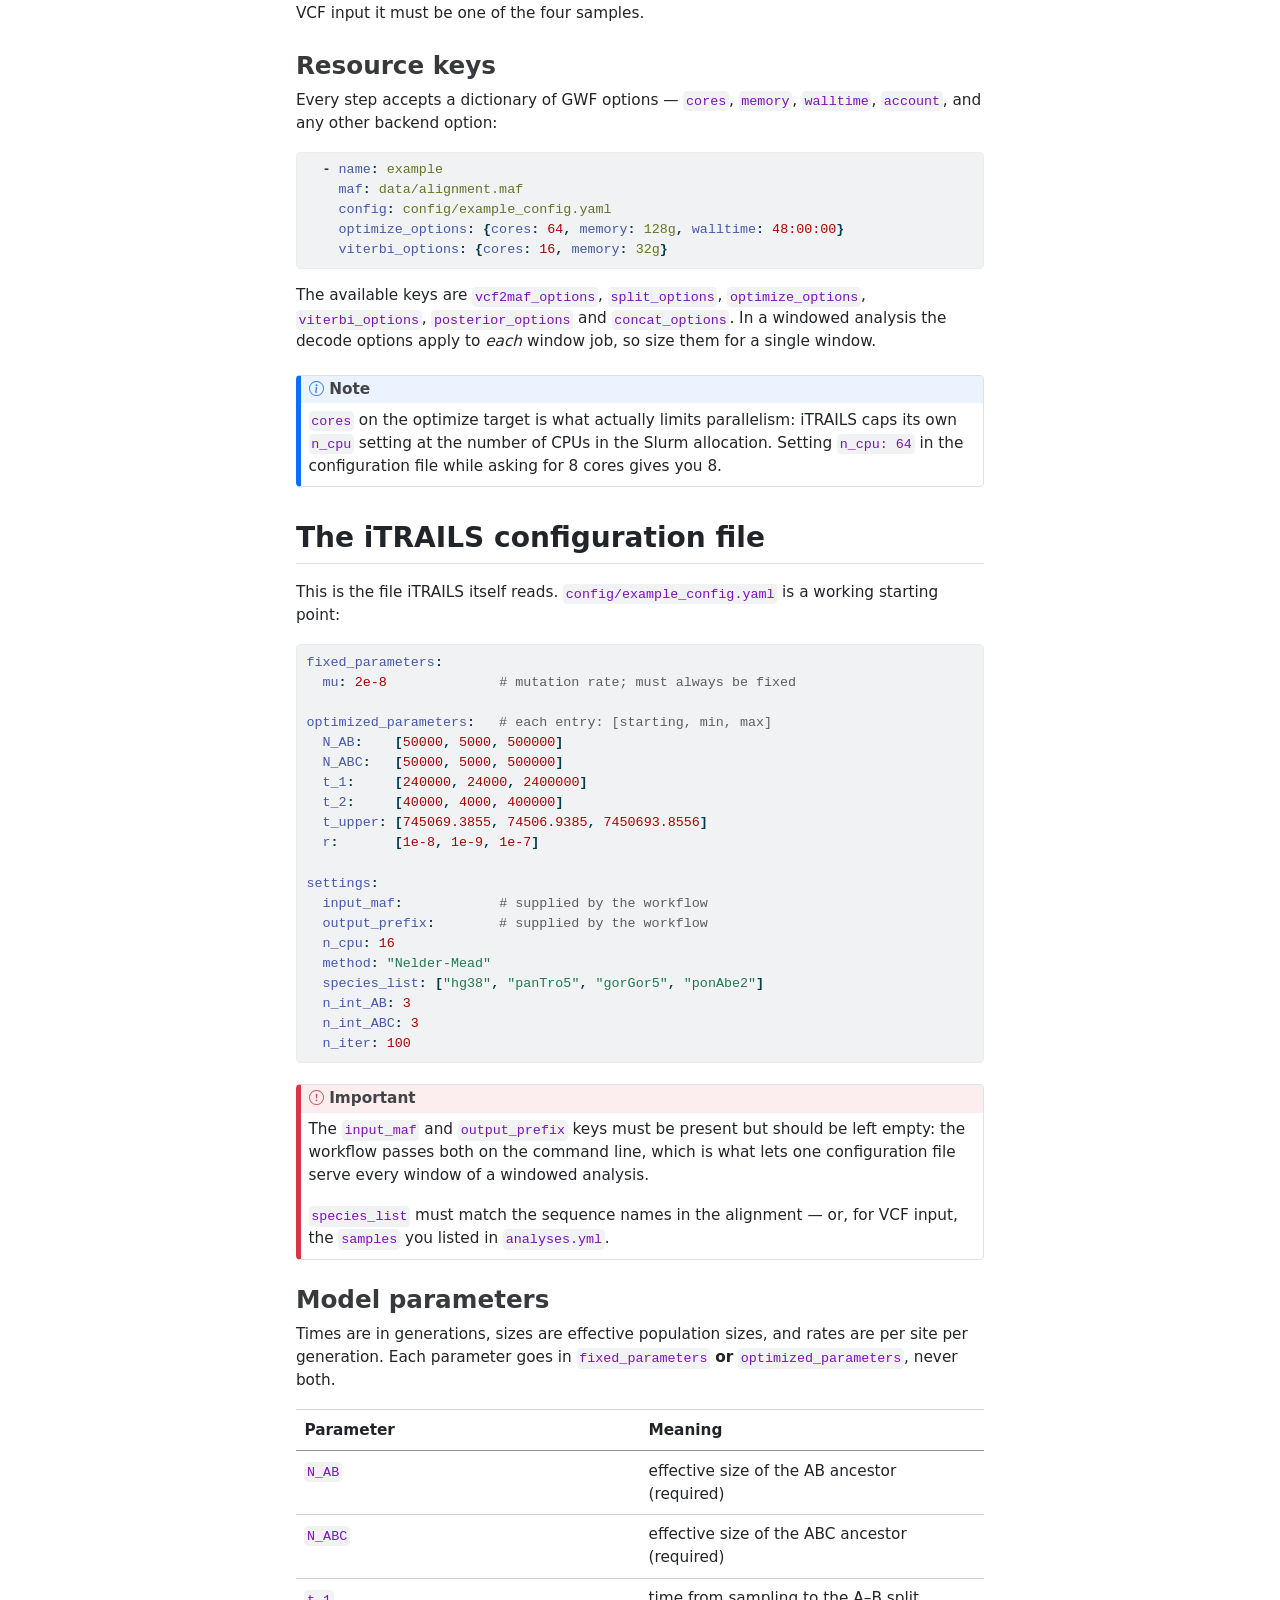
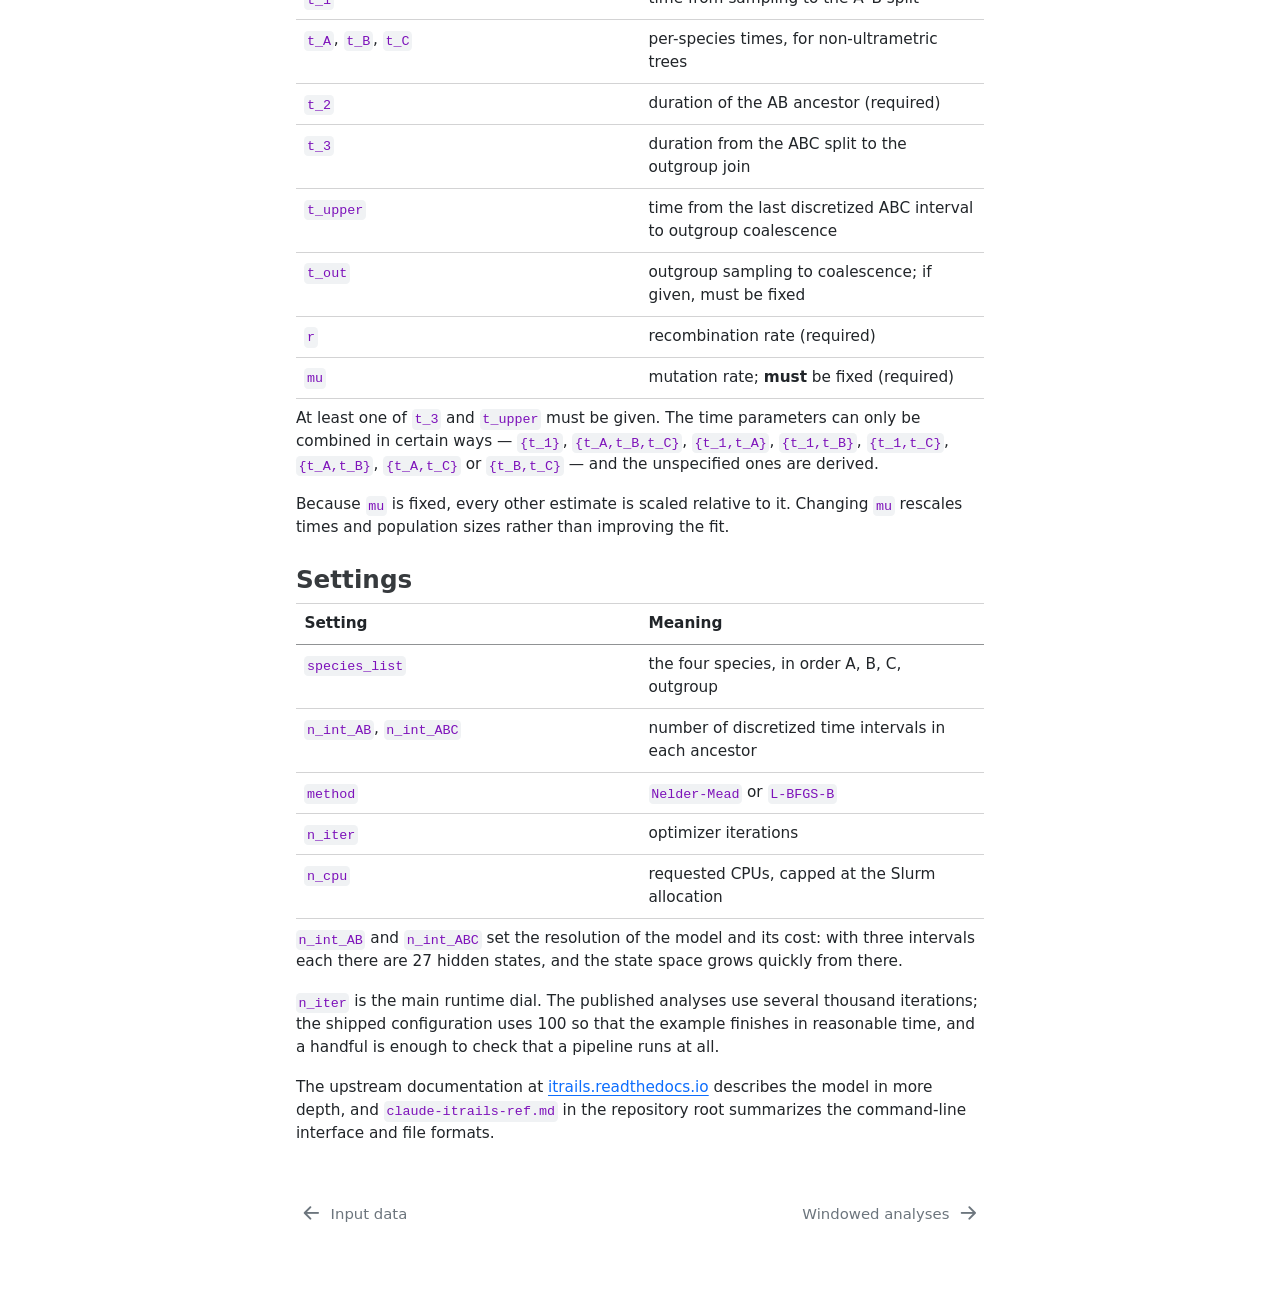
<file: docs/configuration.html>
<!DOCTYPE html>
<html xmlns="http://www.w3.org/1999/xhtml" lang="en" xml:lang="en"><head>

<meta charset="utf-8">
<meta name="generator" content="quarto-1.9.38">

<meta name="viewport" content="width=device-width, initial-scale=1.0, user-scalable=yes">


<title>Configuration – iTRAILS workflow component</title>
<style>
/* Default styles provided by pandoc.
** See https://pandoc.org/MANUAL.html#variables-for-html for config info.
*/
code{white-space: pre-wrap;}
span.smallcaps{font-variant: small-caps;}
div.columns{display: flex; gap: min(4vw, 1.5em);}
div.column{flex: auto; overflow-x: auto;}
div.hanging-indent{margin-left: 1.5em; text-indent: -1.5em;}
ul.task-list{list-style: none;}
ul.task-list li input[type="checkbox"] {
  width: 0.8em;
  margin: 0 0.8em 0.2em -1em; /* quarto-specific, see https://github.com/quarto-dev/quarto-cli/issues/4556 */ 
  vertical-align: middle;
}
/* CSS for syntax highlighting */
html { -webkit-text-size-adjust: 100%; }
pre > code.sourceCode { white-space: pre; position: relative; }
pre > code.sourceCode > span { display: inline-block; line-height: 1.25; }
pre > code.sourceCode > span:empty { height: 1.2em; }
.sourceCode { overflow: visible; }
code.sourceCode > span { color: inherit; text-decoration: inherit; }
div.sourceCode { margin: 1em 0; }
pre.sourceCode { margin: 0; }
@media screen {
div.sourceCode { overflow: auto; }
}
@media print {
pre > code.sourceCode { white-space: pre-wrap; }
pre > code.sourceCode > span { text-indent: -5em; padding-left: 5em; }
}
pre.numberSource code
  { counter-reset: source-line 0; }
pre.numberSource code > span
  { position: relative; left: -4em; counter-increment: source-line; }
pre.numberSource code > span > a:first-child::before
  { content: counter(source-line);
    position: relative; left: -1em; text-align: right; vertical-align: baseline;
    border: none; display: inline-block;
    -webkit-touch-callout: none; -webkit-user-select: none;
    -khtml-user-select: none; -moz-user-select: none;
    -ms-user-select: none; user-select: none;
    padding: 0 4px; width: 4em;
  }
pre.numberSource { margin-left: 3em;  padding-left: 4px; }
div.sourceCode
  {   }
@media screen {
pre > code.sourceCode > span > a:first-child::before { text-decoration: underline; }
}
</style>


<script src="../site_libs/quarto-nav/quarto-nav.js"></script>
<script src="../site_libs/quarto-nav/headroom.min.js"></script>
<script src="../site_libs/clipboard/clipboard.min.js"></script>
<script src="../site_libs/quarto-search/autocomplete.umd.js"></script>
<script src="../site_libs/quarto-search/fuse.min.js"></script>
<script src="../site_libs/quarto-search/quarto-search.js"></script>
<meta name="quarto:offset" content="../">
<link href="../docs/windowing.html" rel="next">
<link href="../docs/input.html" rel="prev">
<script src="../site_libs/quarto-html/quarto.js" type="module"></script>
<script src="../site_libs/quarto-html/tabsets/tabsets.js" type="module"></script>
<script src="../site_libs/quarto-html/popper.min.js"></script>
<script src="../site_libs/quarto-html/tippy.umd.min.js"></script>
<script src="../site_libs/quarto-html/anchor.min.js"></script>
<link href="../site_libs/quarto-html/tippy.css" rel="stylesheet">
<link href="../site_libs/quarto-html/quarto-syntax-highlighting-15634bcf2e68342d4ad2dfa704d543f6.css" rel="stylesheet" id="quarto-text-highlighting-styles">
<script src="../site_libs/bootstrap/bootstrap.min.js"></script>
<link href="../site_libs/bootstrap/bootstrap-icons.css" rel="stylesheet">
<link href="../site_libs/bootstrap/bootstrap-5c70efdc3aba61fcdf3e9b5a2958e336.min.css" rel="stylesheet" append-hash="true" id="quarto-bootstrap" data-mode="light">
<script id="quarto-search-options" type="application/json">{
  "location": "sidebar",
  "copy-button": false,
  "collapse-after": 3,
  "panel-placement": "start",
  "type": "textbox",
  "limit": 50,
  "keyboard-shortcut": [
    "f",
    "/",
    "s"
  ],
  "show-item-context": false,
  "language": {
    "search-no-results-text": "No results",
    "search-matching-documents-text": "matching documents",
    "search-copy-link-title": "Copy link to search",
    "search-hide-matches-text": "Hide additional matches",
    "search-more-match-text": "more match in this document",
    "search-more-matches-text": "more matches in this document",
    "search-clear-button-title": "Clear",
    "search-text-placeholder": "",
    "search-detached-cancel-button-title": "Cancel",
    "search-submit-button-title": "Submit",
    "search-label": "Search"
  }
}</script>
<script async="" src="https://hypothes.is/embed.js"></script>
<script>
  window.document.addEventListener("DOMContentLoaded", function (_event) {
    document.body.classList.add('hypothesis-enabled');
  });
</script>


</head>

<body class="nav-sidebar floating quarto-light">

<div id="quarto-search-results"></div>
  <header id="quarto-header" class="headroom fixed-top">
  <nav class="quarto-secondary-nav">
    <div class="container-fluid d-flex">
      <button type="button" class="quarto-btn-toggle btn" data-bs-toggle="collapse" role="button" data-bs-target=".quarto-sidebar-collapse-item" aria-controls="quarto-sidebar" aria-expanded="false" aria-label="Toggle sidebar navigation" onclick="if (window.quartoToggleHeadroom) { window.quartoToggleHeadroom(); }">
        <i class="bi bi-layout-text-sidebar-reverse"></i>
      </button>
        <nav class="quarto-page-breadcrumbs" aria-label="breadcrumb"><ol class="breadcrumb"><li class="breadcrumb-item"><a href="../docs/getting-started.html">User guide</a></li><li class="breadcrumb-item"><a href="../docs/configuration.html"><span class="chapter-title">Configuration</span></a></li></ol></nav>
        <a class="flex-grow-1" role="navigation" data-bs-toggle="collapse" data-bs-target=".quarto-sidebar-collapse-item" aria-controls="quarto-sidebar" aria-expanded="false" aria-label="Toggle sidebar navigation" onclick="if (window.quartoToggleHeadroom) { window.quartoToggleHeadroom(); }">      
        </a>
      <button type="button" class="btn quarto-search-button" aria-label="Search" onclick="window.quartoOpenSearch();">
        <i class="bi bi-search"></i>
      </button>
    </div>
  </nav>
</header>
<!-- content -->
<div id="quarto-content" class="quarto-container page-columns page-rows-contents page-layout-article">
<!-- sidebar -->
  <nav id="quarto-sidebar" class="sidebar collapse collapse-horizontal quarto-sidebar-collapse-item sidebar-navigation floating overflow-auto">
    <div class="pt-lg-2 mt-2 text-left sidebar-header">
    <div class="sidebar-title mb-0 py-0">
      <a href="../">iTRAILS workflow component</a> 
        <div class="sidebar-tools-main">
    <a href="https://github.com/munch-group/itrails" title="Source Code" class="quarto-navigation-tool px-1" aria-label="Source Code"><i class="bi bi-github"></i></a>
</div>
    </div>
      </div>
        <div class="mt-2 flex-shrink-0 align-items-center">
        <div class="sidebar-search">
        <div id="quarto-search" class="" title="Search"></div>
        </div>
        </div>
    <div class="sidebar-menu-container"> 
    <ul class="list-unstyled mt-1">
        <li class="sidebar-item">
  <div class="sidebar-item-container"> 
  <a href="../index.html" class="sidebar-item-text sidebar-link">
 <span class="menu-text">Preface</span></a>
  </div>
</li>
        <li class="sidebar-item sidebar-item-section">
      <div class="sidebar-item-container"> 
            <a class="sidebar-item-text sidebar-link text-start" data-bs-toggle="collapse" data-bs-target="#quarto-sidebar-section-1" role="navigation" aria-expanded="true">
 <span class="menu-text">User guide</span></a>
          <a class="sidebar-item-toggle text-start" data-bs-toggle="collapse" data-bs-target="#quarto-sidebar-section-1" role="navigation" aria-expanded="true" aria-label="Toggle section">
            <i class="bi bi-chevron-right ms-2"></i>
          </a> 
      </div>
      <ul id="quarto-sidebar-section-1" class="collapse list-unstyled sidebar-section depth1 show">  
          <li class="sidebar-item">
  <div class="sidebar-item-container"> 
  <a href="../docs/getting-started.html" class="sidebar-item-text sidebar-link"><span class="chapter-title">Getting started</span></a>
  </div>
</li>
          <li class="sidebar-item">
  <div class="sidebar-item-container"> 
  <a href="../docs/input.html" class="sidebar-item-text sidebar-link"><span class="chapter-title">Input data</span></a>
  </div>
</li>
          <li class="sidebar-item">
  <div class="sidebar-item-container"> 
  <a href="../docs/configuration.html" class="sidebar-item-text sidebar-link active"><span class="chapter-title">Configuration</span></a>
  </div>
</li>
          <li class="sidebar-item">
  <div class="sidebar-item-container"> 
  <a href="../docs/windowing.html" class="sidebar-item-text sidebar-link"><span class="chapter-title">Windowed analyses</span></a>
  </div>
</li>
          <li class="sidebar-item">
  <div class="sidebar-item-container"> 
  <a href="../docs/outputs.html" class="sidebar-item-text sidebar-link"><span class="chapter-title">Output files</span></a>
  </div>
</li>
      </ul>
  </li>
        <li class="sidebar-item sidebar-item-section">
      <div class="sidebar-item-container"> 
            <a class="sidebar-item-text sidebar-link text-start collapsed" data-bs-toggle="collapse" data-bs-target="#quarto-sidebar-section-2" role="navigation" aria-expanded="false">
 <span class="menu-text">Integration</span></a>
          <a class="sidebar-item-toggle text-start collapsed" data-bs-toggle="collapse" data-bs-target="#quarto-sidebar-section-2" role="navigation" aria-expanded="false" aria-label="Toggle section">
            <i class="bi bi-chevron-right ms-2"></i>
          </a> 
      </div>
      <ul id="quarto-sidebar-section-2" class="collapse list-unstyled sidebar-section depth1 ">  
          <li class="sidebar-item">
  <div class="sidebar-item-container"> 
  <a href="../docs/submodule.html" class="sidebar-item-text sidebar-link"><span class="chapter-title">Use as a submodule</span></a>
  </div>
</li>
      </ul>
  </li>
        <li class="sidebar-item sidebar-item-section">
      <div class="sidebar-item-container"> 
            <a class="sidebar-item-text sidebar-link text-start collapsed" data-bs-toggle="collapse" data-bs-target="#quarto-sidebar-section-3" role="navigation" aria-expanded="false">
 <span class="menu-text">Repository</span></a>
          <a class="sidebar-item-toggle text-start collapsed" data-bs-toggle="collapse" data-bs-target="#quarto-sidebar-section-3" role="navigation" aria-expanded="false" aria-label="Toggle section">
            <i class="bi bi-chevron-right ms-2"></i>
          </a> 
      </div>
      <ul id="quarto-sidebar-section-3" class="collapse list-unstyled sidebar-section depth1 ">  
          <li class="sidebar-item">
  <div class="sidebar-item-container"> 
  <a href="../docs/website.html" class="sidebar-item-text sidebar-link"><span class="chapter-title">The documentation website</span></a>
  </div>
</li>
      </ul>
  </li>
        <li class="sidebar-item sidebar-item-section">
      <div class="sidebar-item-container"> 
            <a class="sidebar-item-text sidebar-link text-start collapsed" data-bs-toggle="collapse" data-bs-target="#quarto-sidebar-section-4" role="navigation" aria-expanded="false">
 <span class="menu-text">Notebooks</span></a>
          <a class="sidebar-item-toggle text-start collapsed" data-bs-toggle="collapse" data-bs-target="#quarto-sidebar-section-4" role="navigation" aria-expanded="false" aria-label="Toggle section">
            <i class="bi bi-chevron-right ms-2"></i>
          </a> 
      </div>
      <ul id="quarto-sidebar-section-4" class="collapse list-unstyled sidebar-section depth1 ">  
          <li class="sidebar-item">
  <div class="sidebar-item-container"> 
  <a href="../notebooks/example.html" class="sidebar-item-text sidebar-link"><span class="chapter-title">iTRAILS results</span></a>
  </div>
</li>
      </ul>
  </li>
        <li class="sidebar-item sidebar-item-section">
      <div class="sidebar-item-container"> 
            <a class="sidebar-item-text sidebar-link text-start collapsed" data-bs-toggle="collapse" data-bs-target="#quarto-sidebar-section-5" role="navigation" aria-expanded="false">
 <span class="menu-text">Workflows</span></a>
          <a class="sidebar-item-toggle text-start collapsed" data-bs-toggle="collapse" data-bs-target="#quarto-sidebar-section-5" role="navigation" aria-expanded="false" aria-label="Toggle section">
            <i class="bi bi-chevron-right ms-2"></i>
          </a> 
      </div>
      <ul id="quarto-sidebar-section-5" class="collapse list-unstyled sidebar-section depth1 ">  
          <li class="sidebar-item">
  <div class="sidebar-item-container"> 
  <a href="../workflow.html" class="sidebar-item-text sidebar-link"><span class="chapter-title">GWF workflow</span></a>
  </div>
</li>
      </ul>
  </li>
    </ul>
    </div>
</nav>
<div id="quarto-sidebar-glass" class="quarto-sidebar-collapse-item" data-bs-toggle="collapse" data-bs-target=".quarto-sidebar-collapse-item"></div>
<!-- margin-sidebar -->
    <div id="quarto-margin-sidebar" class="sidebar margin-sidebar">
        <nav id="TOC" role="doc-toc" class="toc-active">
    <h2 id="toc-title">Table of contents</h2>
   
  <ul class="collapse">
  <li><a href="#analyses.yml" id="toc-analyses.yml" class="nav-link active" data-scroll-target="#analyses.yml">analyses.yml</a></li>
  <li><a href="#the-itrails-configuration-file" id="toc-the-itrails-configuration-file" class="nav-link" data-scroll-target="#the-itrails-configuration-file">The iTRAILS configuration file</a></li>
  </ul>
<div class="toc-actions"><ul class="collapse"><li><a href="https://github.com/munch-group/itrails/edit/main/docs/configuration.qmd" class="toc-action"><i class="bi bi-github"></i>Edit this page</a></li><li><a href="https://github.com/munch-group/itrails/issues/new" class="toc-action"><i class="bi empty"></i>Report an issue</a></li><li><a href="https://github.com/munch-group/itrails/blob/main/docs/configuration.qmd" class="toc-action"><i class="bi empty"></i>View source</a></li></ul></div></nav>
    </div>
<!-- main -->
<main class="content" id="quarto-document-content">

<header id="title-block-header" class="quarto-title-block default"><nav class="quarto-page-breadcrumbs quarto-title-breadcrumbs d-none d-lg-block" aria-label="breadcrumb"><ol class="breadcrumb"><li class="breadcrumb-item"><a href="../docs/getting-started.html">User guide</a></li><li class="breadcrumb-item"><a href="../docs/configuration.html"><span class="chapter-title">Configuration</span></a></li></ol></nav>
<div class="quarto-title">
<h1 class="title"><span class="chapter-title">Configuration</span></h1>
</div>



<div class="quarto-title-meta">

    
  
    
  </div>
  


</header>


<p>Two files control a standalone run: <code>analyses.yml</code> says <em>what</em> to analyze, and an iTRAILS configuration file says <em>how</em> to fit the model. When the repository is used as a submodule the parent workflow passes the same information as arguments and <code>analyses.yml</code> is unused — see <a href="../docs/submodule.html">Use as a submodule</a>.</p>
<section id="analyses.yml" class="level2">
<h2 class="anchored" data-anchor-id="analyses.yml">analyses.yml</h2>
<div class="code-copy-outer-scaffold"><div class="sourceCode" id="cb1"><pre class="sourceCode yaml code-with-copy"><code class="sourceCode yaml"><span id="cb1-1"><a href="#cb1-1" aria-hidden="true" tabindex="-1"></a><span class="co"># Slurm account for all targets (leave empty when running locally)</span></span>
<span id="cb1-2"><a href="#cb1-2" aria-hidden="true" tabindex="-1"></a><span class="fu">account</span><span class="kw">:</span></span>
<span id="cb1-3"><a href="#cb1-3" aria-hidden="true" tabindex="-1"></a></span>
<span id="cb1-4"><a href="#cb1-4" aria-hidden="true" tabindex="-1"></a><span class="co"># each analysis writes to {output_dir}/{name}/, one subfolder per step</span></span>
<span id="cb1-5"><a href="#cb1-5" aria-hidden="true" tabindex="-1"></a><span class="fu">output_dir</span><span class="kw">:</span><span class="at"> steps/itrails</span></span>
<span id="cb1-6"><a href="#cb1-6" aria-hidden="true" tabindex="-1"></a></span>
<span id="cb1-7"><a href="#cb1-7" aria-hidden="true" tabindex="-1"></a><span class="fu">analyses</span><span class="kw">:</span></span>
<span id="cb1-8"><a href="#cb1-8" aria-hidden="true" tabindex="-1"></a><span class="at">  </span><span class="kw">-</span><span class="at"> </span><span class="fu">name</span><span class="kw">:</span><span class="at"> example</span></span>
<span id="cb1-9"><a href="#cb1-9" aria-hidden="true" tabindex="-1"></a><span class="at">    </span><span class="fu">maf</span><span class="kw">:</span><span class="at"> data/simulated_alignment.maf</span></span>
<span id="cb1-10"><a href="#cb1-10" aria-hidden="true" tabindex="-1"></a><span class="at">    </span><span class="fu">config</span><span class="kw">:</span><span class="at"> config/example_config.yaml</span></span>
<span id="cb1-11"><a href="#cb1-11" aria-hidden="true" tabindex="-1"></a><span class="at">    </span><span class="fu">window_size</span><span class="kw">:</span><span class="at"> </span><span class="dv">500000</span></span>
<span id="cb1-12"><a href="#cb1-12" aria-hidden="true" tabindex="-1"></a><span class="at">    </span><span class="fu">species</span><span class="kw">:</span><span class="at"> </span><span class="kw">[</span><span class="at">hg38</span><span class="kw">,</span><span class="at"> panTro5</span><span class="kw">,</span><span class="at"> gorGor5</span><span class="kw">,</span><span class="at"> ponAbe2</span><span class="kw">]</span></span></code></pre></div><button title="Copy to Clipboard" class="code-copy-button"><i class="bi"></i></button></div>
<p>The top level holds <code>account</code>, <code>output_dir</code> and the list of <code>analyses</code>. Every analysis is a mapping with the keys below; paths are resolved relative to the directory <code>gwf run</code> is invoked from.</p>
<section id="input-keys" class="level3">
<h3 class="anchored" data-anchor-id="input-keys">Input keys</h3>
<table class="caption-top table">
<colgroup>
<col style="width: 50%">
<col style="width: 50%">
</colgroup>
<thead>
<tr class="header">
<th style="text-align: left;">Key</th>
<th style="text-align: left;">Meaning</th>
</tr>
</thead>
<tbody>
<tr class="odd">
<td style="text-align: left;"><code>name</code></td>
<td style="text-align: left;">label used in target names and as the output subdirectory</td>
</tr>
<tr class="even">
<td style="text-align: left;"><code>maf</code></td>
<td style="text-align: left;">path to a four-species MAF alignment</td>
</tr>
<tr class="odd">
<td style="text-align: left;"><code>vcf</code></td>
<td style="text-align: left;">path, or list of paths, to phased (g)VCFs — alternative to <code>maf</code></td>
</tr>
<tr class="even">
<td style="text-align: left;"><code>fasta</code></td>
<td style="text-align: left;">reference the VCFs were called against; optional for all-sites VCFs</td>
</tr>
<tr class="odd">
<td style="text-align: left;"><code>samples</code></td>
<td style="text-align: left;">with <code>vcf</code>: four sample IDs in species order A, B, C, outgroup</td>
</tr>
<tr class="even">
<td style="text-align: left;"><code>config</code></td>
<td style="text-align: left;">path to the iTRAILS configuration file</td>
</tr>
</tbody>
</table>
<p><code>maf</code> and <code>vcf</code> are mutually exclusive and one of them is required. The VCF-only keys <code>block_size</code>, <code>regions</code>, <code>haplotype</code> and <code>mask_uncovered</code> are described in <a href="../docs/input.html">Input data</a>.</p>
</section>
<section id="analysis-keys" class="level3">
<h3 class="anchored" data-anchor-id="analysis-keys">Analysis keys</h3>
<table class="caption-top table">
<colgroup>
<col style="width: 33%">
<col style="width: 33%">
<col style="width: 33%">
</colgroup>
<thead>
<tr class="header">
<th style="text-align: left;">Key</th>
<th style="text-align: left;">Default</th>
<th style="text-align: left;">Meaning</th>
</tr>
</thead>
<tbody>
<tr class="odd">
<td style="text-align: left;"><code>window_size</code></td>
<td style="text-align: left;">none</td>
<td style="text-align: left;">split into windows of this many reference bases</td>
</tr>
<tr class="even">
<td style="text-align: left;"><code>fit</code></td>
<td style="text-align: left;"><code>genome</code></td>
<td style="text-align: left;">fit one model for the whole alignment, or one per window</td>
</tr>
<tr class="odd">
<td style="text-align: left;"><code>species</code></td>
<td style="text-align: left;"><code>samples</code> for VCF input</td>
<td style="text-align: left;">drop MAF blocks missing any of these species</td>
</tr>
<tr class="even">
<td style="text-align: left;"><code>reference</code></td>
<td style="text-align: left;">first sequence of each block</td>
<td style="text-align: left;">species used to polarize decode coordinates and to define window bins</td>
</tr>
</tbody>
</table>
<p><code>reference</code> deserves a note: it is passed to iTRAILS as <code>--reference</code>, and in windowed mode it also selects the species whose coordinates define the window boundaries. With VCF input it must be one of the four samples.</p>
</section>
<section id="resource-keys" class="level3">
<h3 class="anchored" data-anchor-id="resource-keys">Resource keys</h3>
<p>Every step accepts a dictionary of GWF options — <code>cores</code>, <code>memory</code>, <code>walltime</code>, <code>account</code>, and any other backend option:</p>
<div class="code-copy-outer-scaffold"><div class="sourceCode" id="cb2"><pre class="sourceCode yaml code-with-copy"><code class="sourceCode yaml"><span id="cb2-1"><a href="#cb2-1" aria-hidden="true" tabindex="-1"></a><span class="at">  </span><span class="kw">-</span><span class="at"> </span><span class="fu">name</span><span class="kw">:</span><span class="at"> example</span></span>
<span id="cb2-2"><a href="#cb2-2" aria-hidden="true" tabindex="-1"></a><span class="at">    </span><span class="fu">maf</span><span class="kw">:</span><span class="at"> data/alignment.maf</span></span>
<span id="cb2-3"><a href="#cb2-3" aria-hidden="true" tabindex="-1"></a><span class="at">    </span><span class="fu">config</span><span class="kw">:</span><span class="at"> config/example_config.yaml</span></span>
<span id="cb2-4"><a href="#cb2-4" aria-hidden="true" tabindex="-1"></a><span class="at">    </span><span class="fu">optimize_options</span><span class="kw">:</span><span class="at"> </span><span class="kw">{</span><span class="fu">cores</span><span class="kw">:</span><span class="at"> </span><span class="dv">64</span><span class="kw">,</span><span class="at"> </span><span class="fu">memory</span><span class="kw">:</span><span class="at"> 128g</span><span class="kw">,</span><span class="at"> </span><span class="fu">walltime</span><span class="kw">:</span><span class="at"> </span><span class="dv">48:00:00</span><span class="kw">}</span></span>
<span id="cb2-5"><a href="#cb2-5" aria-hidden="true" tabindex="-1"></a><span class="at">    </span><span class="fu">viterbi_options</span><span class="kw">:</span><span class="at"> </span><span class="kw">{</span><span class="fu">cores</span><span class="kw">:</span><span class="at"> </span><span class="dv">16</span><span class="kw">,</span><span class="at"> </span><span class="fu">memory</span><span class="kw">:</span><span class="at"> 32g</span><span class="kw">}</span></span></code></pre></div><button title="Copy to Clipboard" class="code-copy-button"><i class="bi"></i></button></div>
<p>The available keys are <code>vcf2maf_options</code>, <code>split_options</code>, <code>optimize_options</code>, <code>viterbi_options</code>, <code>posterior_options</code> and <code>concat_options</code>. In a windowed analysis the decode options apply to <em>each</em> window job, so size them for a single window.</p>
<div class="callout callout-style-default callout-note callout-titled">
<div class="callout-header d-flex align-content-center">
<div class="callout-icon-container">
<i class="callout-icon"></i>
</div>
<div class="callout-title-container flex-fill">
Note
</div>
</div>
<div class="callout-body-container callout-body">
<p><code>cores</code> on the optimize target is what actually limits parallelism: iTRAILS caps its own <code>n_cpu</code> setting at the number of CPUs in the Slurm allocation. Setting <code>n_cpu: 64</code> in the configuration file while asking for 8 cores gives you 8.</p>
</div>
</div>
</section>
</section>
<section id="the-itrails-configuration-file" class="level2">
<h2 class="anchored" data-anchor-id="the-itrails-configuration-file">The iTRAILS configuration file</h2>
<p>This is the file iTRAILS itself reads. <code>config/example_config.yaml</code> is a working starting point:</p>
<div class="code-copy-outer-scaffold"><div class="sourceCode" id="cb3"><pre class="sourceCode yaml code-with-copy"><code class="sourceCode yaml"><span id="cb3-1"><a href="#cb3-1" aria-hidden="true" tabindex="-1"></a><span class="fu">fixed_parameters</span><span class="kw">:</span></span>
<span id="cb3-2"><a href="#cb3-2" aria-hidden="true" tabindex="-1"></a><span class="at">  </span><span class="fu">mu</span><span class="kw">:</span><span class="at"> </span><span class="fl">2e-8</span><span class="co">              # mutation rate; must always be fixed</span></span>
<span id="cb3-3"><a href="#cb3-3" aria-hidden="true" tabindex="-1"></a></span>
<span id="cb3-4"><a href="#cb3-4" aria-hidden="true" tabindex="-1"></a><span class="fu">optimized_parameters</span><span class="kw">:</span><span class="co">   # each entry: [starting, min, max]</span></span>
<span id="cb3-5"><a href="#cb3-5" aria-hidden="true" tabindex="-1"></a><span class="at">  </span><span class="fu">N_AB</span><span class="kw">:</span><span class="at">    </span><span class="kw">[</span><span class="dv">50000</span><span class="kw">,</span><span class="at"> </span><span class="dv">5000</span><span class="kw">,</span><span class="at"> </span><span class="dv">500000</span><span class="kw">]</span></span>
<span id="cb3-6"><a href="#cb3-6" aria-hidden="true" tabindex="-1"></a><span class="at">  </span><span class="fu">N_ABC</span><span class="kw">:</span><span class="at">   </span><span class="kw">[</span><span class="dv">50000</span><span class="kw">,</span><span class="at"> </span><span class="dv">5000</span><span class="kw">,</span><span class="at"> </span><span class="dv">500000</span><span class="kw">]</span></span>
<span id="cb3-7"><a href="#cb3-7" aria-hidden="true" tabindex="-1"></a><span class="at">  </span><span class="fu">t_1</span><span class="kw">:</span><span class="at">     </span><span class="kw">[</span><span class="dv">240000</span><span class="kw">,</span><span class="at"> </span><span class="dv">24000</span><span class="kw">,</span><span class="at"> </span><span class="dv">2400000</span><span class="kw">]</span></span>
<span id="cb3-8"><a href="#cb3-8" aria-hidden="true" tabindex="-1"></a><span class="at">  </span><span class="fu">t_2</span><span class="kw">:</span><span class="at">     </span><span class="kw">[</span><span class="dv">40000</span><span class="kw">,</span><span class="at"> </span><span class="dv">4000</span><span class="kw">,</span><span class="at"> </span><span class="dv">400000</span><span class="kw">]</span></span>
<span id="cb3-9"><a href="#cb3-9" aria-hidden="true" tabindex="-1"></a><span class="at">  </span><span class="fu">t_upper</span><span class="kw">:</span><span class="at"> </span><span class="kw">[</span><span class="fl">745069.3855</span><span class="kw">,</span><span class="at"> </span><span class="fl">74506.9385</span><span class="kw">,</span><span class="at"> </span><span class="fl">7450693.8556</span><span class="kw">]</span></span>
<span id="cb3-10"><a href="#cb3-10" aria-hidden="true" tabindex="-1"></a><span class="at">  </span><span class="fu">r</span><span class="kw">:</span><span class="at">       </span><span class="kw">[</span><span class="fl">1e-8</span><span class="kw">,</span><span class="at"> </span><span class="fl">1e-9</span><span class="kw">,</span><span class="at"> </span><span class="fl">1e-7</span><span class="kw">]</span></span>
<span id="cb3-11"><a href="#cb3-11" aria-hidden="true" tabindex="-1"></a></span>
<span id="cb3-12"><a href="#cb3-12" aria-hidden="true" tabindex="-1"></a><span class="fu">settings</span><span class="kw">:</span></span>
<span id="cb3-13"><a href="#cb3-13" aria-hidden="true" tabindex="-1"></a><span class="at">  </span><span class="fu">input_maf</span><span class="kw">:</span><span class="co">            # supplied by the workflow</span></span>
<span id="cb3-14"><a href="#cb3-14" aria-hidden="true" tabindex="-1"></a><span class="at">  </span><span class="fu">output_prefix</span><span class="kw">:</span><span class="co">        # supplied by the workflow</span></span>
<span id="cb3-15"><a href="#cb3-15" aria-hidden="true" tabindex="-1"></a><span class="at">  </span><span class="fu">n_cpu</span><span class="kw">:</span><span class="at"> </span><span class="dv">16</span></span>
<span id="cb3-16"><a href="#cb3-16" aria-hidden="true" tabindex="-1"></a><span class="at">  </span><span class="fu">method</span><span class="kw">:</span><span class="at"> </span><span class="st">"Nelder-Mead"</span></span>
<span id="cb3-17"><a href="#cb3-17" aria-hidden="true" tabindex="-1"></a><span class="at">  </span><span class="fu">species_list</span><span class="kw">:</span><span class="at"> </span><span class="kw">[</span><span class="st">"hg38"</span><span class="kw">,</span><span class="at"> </span><span class="st">"panTro5"</span><span class="kw">,</span><span class="at"> </span><span class="st">"gorGor5"</span><span class="kw">,</span><span class="at"> </span><span class="st">"ponAbe2"</span><span class="kw">]</span></span>
<span id="cb3-18"><a href="#cb3-18" aria-hidden="true" tabindex="-1"></a><span class="at">  </span><span class="fu">n_int_AB</span><span class="kw">:</span><span class="at"> </span><span class="dv">3</span></span>
<span id="cb3-19"><a href="#cb3-19" aria-hidden="true" tabindex="-1"></a><span class="at">  </span><span class="fu">n_int_ABC</span><span class="kw">:</span><span class="at"> </span><span class="dv">3</span></span>
<span id="cb3-20"><a href="#cb3-20" aria-hidden="true" tabindex="-1"></a><span class="at">  </span><span class="fu">n_iter</span><span class="kw">:</span><span class="at"> </span><span class="dv">100</span></span></code></pre></div><button title="Copy to Clipboard" class="code-copy-button"><i class="bi"></i></button></div>
<div class="callout callout-style-default callout-important callout-titled">
<div class="callout-header d-flex align-content-center">
<div class="callout-icon-container">
<i class="callout-icon"></i>
</div>
<div class="callout-title-container flex-fill">
Important
</div>
</div>
<div class="callout-body-container callout-body">
<p>The <code>input_maf</code> and <code>output_prefix</code> keys must be present but should be left empty: the workflow passes both on the command line, which is what lets one configuration file serve every window of a windowed analysis.</p>
<p><code>species_list</code> must match the sequence names in the alignment — or, for VCF input, the <code>samples</code> you listed in <code>analyses.yml</code>.</p>
</div>
</div>
<section id="model-parameters" class="level3">
<h3 class="anchored" data-anchor-id="model-parameters">Model parameters</h3>
<p>Times are in generations, sizes are effective population sizes, and rates are per site per generation. Each parameter goes in <code>fixed_parameters</code> <strong>or</strong> <code>optimized_parameters</code>, never both.</p>
<table class="caption-top table">
<colgroup>
<col style="width: 50%">
<col style="width: 50%">
</colgroup>
<thead>
<tr class="header">
<th style="text-align: left;">Parameter</th>
<th style="text-align: left;">Meaning</th>
</tr>
</thead>
<tbody>
<tr class="odd">
<td style="text-align: left;"><code>N_AB</code></td>
<td style="text-align: left;">effective size of the AB ancestor (required)</td>
</tr>
<tr class="even">
<td style="text-align: left;"><code>N_ABC</code></td>
<td style="text-align: left;">effective size of the ABC ancestor (required)</td>
</tr>
<tr class="odd">
<td style="text-align: left;"><code>t_1</code></td>
<td style="text-align: left;">time from sampling to the A–B split</td>
</tr>
<tr class="even">
<td style="text-align: left;"><code>t_A</code>, <code>t_B</code>, <code>t_C</code></td>
<td style="text-align: left;">per-species times, for non-ultrametric trees</td>
</tr>
<tr class="odd">
<td style="text-align: left;"><code>t_2</code></td>
<td style="text-align: left;">duration of the AB ancestor (required)</td>
</tr>
<tr class="even">
<td style="text-align: left;"><code>t_3</code></td>
<td style="text-align: left;">duration from the ABC split to the outgroup join</td>
</tr>
<tr class="odd">
<td style="text-align: left;"><code>t_upper</code></td>
<td style="text-align: left;">time from the last discretized ABC interval to outgroup coalescence</td>
</tr>
<tr class="even">
<td style="text-align: left;"><code>t_out</code></td>
<td style="text-align: left;">outgroup sampling to coalescence; if given, must be fixed</td>
</tr>
<tr class="odd">
<td style="text-align: left;"><code>r</code></td>
<td style="text-align: left;">recombination rate (required)</td>
</tr>
<tr class="even">
<td style="text-align: left;"><code>mu</code></td>
<td style="text-align: left;">mutation rate; <strong>must</strong> be fixed (required)</td>
</tr>
</tbody>
</table>
<p>At least one of <code>t_3</code> and <code>t_upper</code> must be given. The time parameters can only be combined in certain ways — <code>{t_1}</code>, <code>{t_A,t_B,t_C}</code>, <code>{t_1,t_A}</code>, <code>{t_1,t_B}</code>, <code>{t_1,t_C}</code>, <code>{t_A,t_B}</code>, <code>{t_A,t_C}</code> or <code>{t_B,t_C}</code> — and the unspecified ones are derived.</p>
<p>Because <code>mu</code> is fixed, every other estimate is scaled relative to it. Changing <code>mu</code> rescales times and population sizes rather than improving the fit.</p>
</section>
<section id="settings" class="level3">
<h3 class="anchored" data-anchor-id="settings">Settings</h3>
<table class="caption-top table">
<colgroup>
<col style="width: 50%">
<col style="width: 50%">
</colgroup>
<thead>
<tr class="header">
<th style="text-align: left;">Setting</th>
<th style="text-align: left;">Meaning</th>
</tr>
</thead>
<tbody>
<tr class="odd">
<td style="text-align: left;"><code>species_list</code></td>
<td style="text-align: left;">the four species, in order A, B, C, outgroup</td>
</tr>
<tr class="even">
<td style="text-align: left;"><code>n_int_AB</code>, <code>n_int_ABC</code></td>
<td style="text-align: left;">number of discretized time intervals in each ancestor</td>
</tr>
<tr class="odd">
<td style="text-align: left;"><code>method</code></td>
<td style="text-align: left;"><code>Nelder-Mead</code> or <code>L-BFGS-B</code></td>
</tr>
<tr class="even">
<td style="text-align: left;"><code>n_iter</code></td>
<td style="text-align: left;">optimizer iterations</td>
</tr>
<tr class="odd">
<td style="text-align: left;"><code>n_cpu</code></td>
<td style="text-align: left;">requested CPUs, capped at the Slurm allocation</td>
</tr>
</tbody>
</table>
<p><code>n_int_AB</code> and <code>n_int_ABC</code> set the resolution of the model and its cost: with three intervals each there are 27 hidden states, and the state space grows quickly from there.</p>
<p><code>n_iter</code> is the main runtime dial. The published analyses use several thousand iterations; the shipped configuration uses 100 so that the example finishes in reasonable time, and a handful is enough to check that a pipeline runs at all.</p>
<p>The upstream documentation at <a href="https://itrails.readthedocs.io/en/docs-stable/">itrails.readthedocs.io</a> describes the model in more depth, and <code>claude-itrails-ref.md</code> in the repository root summarizes the command-line interface and file formats.</p>


</section>
</section>

</main> <!-- /main -->
<script id="quarto-html-after-body" type="application/javascript">
  window.document.addEventListener("DOMContentLoaded", function (event) {
    const icon = "";
    const anchorJS = new window.AnchorJS();
    anchorJS.options = {
      placement: 'right',
      icon: icon
    };
    anchorJS.add('.anchored');
    const isCodeAnnotation = (el) => {
      for (const clz of el.classList) {
        if (clz.startsWith('code-annotation-')) {                     
          return true;
        }
      }
      return false;
    }
    const onCopySuccess = function(e) {
      // button target
      const button = e.trigger;
      // don't keep focus
      button.blur();
      // flash "checked"
      button.classList.add('code-copy-button-checked');
      var currentTitle = button.getAttribute("title");
      button.setAttribute("title", "Copied!");
      let tooltip;
      if (window.bootstrap) {
        button.setAttribute("data-bs-toggle", "tooltip");
        button.setAttribute("data-bs-placement", "left");
        button.setAttribute("data-bs-title", "Copied!");
        tooltip = new bootstrap.Tooltip(button, 
          { trigger: "manual", 
            customClass: "code-copy-button-tooltip",
            offset: [0, -8]});
        tooltip.show();    
      }
      setTimeout(function() {
        if (tooltip) {
          tooltip.hide();
          button.removeAttribute("data-bs-title");
          button.removeAttribute("data-bs-toggle");
          button.removeAttribute("data-bs-placement");
        }
        button.setAttribute("title", currentTitle);
        button.classList.remove('code-copy-button-checked');
      }, 1000);
      // clear code selection
      e.clearSelection();
    }
    const getTextToCopy = function(trigger) {
      const outerScaffold = trigger.parentElement.cloneNode(true);
      const codeEl = outerScaffold.querySelector('code');
      for (const childEl of codeEl.children) {
        if (isCodeAnnotation(childEl)) {
          childEl.remove();
        }
      }
      return codeEl.innerText;
    }
    const clipboard = new window.ClipboardJS('.code-copy-button:not([data-in-quarto-modal])', {
      text: getTextToCopy
    });
    clipboard.on('success', onCopySuccess);
    if (window.document.getElementById('quarto-embedded-source-code-modal')) {
      const clipboardModal = new window.ClipboardJS('.code-copy-button[data-in-quarto-modal]', {
        text: getTextToCopy,
        container: window.document.getElementById('quarto-embedded-source-code-modal')
      });
      clipboardModal.on('success', onCopySuccess);
    }
      var localhostRegex = new RegExp(/^(?:http|https):\/\/localhost\:?[0-9]*\//);
      var mailtoRegex = new RegExp(/^mailto:/);
        var filterRegex = new RegExp('/' + window.location.host + '/');
      var isInternal = (href) => {
          return filterRegex.test(href) || localhostRegex.test(href) || mailtoRegex.test(href);
      }
      // Inspect non-navigation links and adorn them if external
     var links = window.document.querySelectorAll('a[href]:not(.nav-link):not(.navbar-brand):not(.toc-action):not(.sidebar-link):not(.sidebar-item-toggle):not(.pagination-link):not(.no-external):not([aria-hidden]):not(.dropdown-item):not(.quarto-navigation-tool):not(.about-link)');
      for (var i=0; i<links.length; i++) {
        const link = links[i];
        if (!isInternal(link.href)) {
          // undo the damage that might have been done by quarto-nav.js in the case of
          // links that we want to consider external
          if (link.dataset.originalHref !== undefined) {
            link.href = link.dataset.originalHref;
          }
        }
      }
    function tippyHover(el, contentFn, onTriggerFn, onUntriggerFn) {
      const config = {
        allowHTML: true,
        maxWidth: 500,
        delay: 100,
        arrow: false,
        appendTo: function(el) {
            return el.parentElement;
        },
        interactive: true,
        interactiveBorder: 10,
        theme: 'quarto',
        placement: 'bottom-start',
      };
      if (contentFn) {
        config.content = contentFn;
      }
      if (onTriggerFn) {
        config.onTrigger = onTriggerFn;
      }
      if (onUntriggerFn) {
        config.onUntrigger = onUntriggerFn;
      }
      window.tippy(el, config); 
    }
    const noterefs = window.document.querySelectorAll('a[role="doc-noteref"]');
    for (var i=0; i<noterefs.length; i++) {
      const ref = noterefs[i];
      tippyHover(ref, function() {
        // use id or data attribute instead here
        let href = ref.getAttribute('data-footnote-href') || ref.getAttribute('href');
        try { href = new URL(href).hash; } catch {}
        const id = href.replace(/^#\/?/, "");
        const note = window.document.getElementById(id);
        if (note) {
          return note.innerHTML;
        } else {
          return "";
        }
      });
    }
    const xrefs = window.document.querySelectorAll('a.quarto-xref');
    const processXRef = (id, note) => {
      // Strip column container classes
      const stripColumnClz = (el) => {
        el.classList.remove("page-full", "page-columns");
        if (el.children) {
          for (const child of el.children) {
            stripColumnClz(child);
          }
        }
      }
      stripColumnClz(note)
      if (id === null || id.startsWith('sec-')) {
        // Special case sections, only their first couple elements
        const container = document.createElement("div");
        if (note.children && note.children.length > 2) {
          container.appendChild(note.children[0].cloneNode(true));
          for (let i = 1; i < note.children.length; i++) {
            const child = note.children[i];
            if (child.tagName === "P" && child.innerText === "") {
              continue;
            } else {
              container.appendChild(child.cloneNode(true));
              break;
            }
          }
          if (window.Quarto?.typesetMath) {
            window.Quarto.typesetMath(container);
          }
          return container.innerHTML
        } else {
          if (window.Quarto?.typesetMath) {
            window.Quarto.typesetMath(note);
          }
          return note.innerHTML;
        }
      } else {
        // Remove any anchor links if they are present
        const anchorLink = note.querySelector('a.anchorjs-link');
        if (anchorLink) {
          anchorLink.remove();
        }
        if (window.Quarto?.typesetMath) {
          window.Quarto.typesetMath(note);
        }
        if (note.classList.contains("callout")) {
          return note.outerHTML;
        } else {
          return note.innerHTML;
        }
      }
    }
    for (var i=0; i<xrefs.length; i++) {
      const xref = xrefs[i];
      tippyHover(xref, undefined, function(instance) {
        instance.disable();
        let url = xref.getAttribute('href');
        let hash = undefined; 
        if (url.startsWith('#')) {
          hash = url;
        } else {
          try { hash = new URL(url).hash; } catch {}
        }
        if (hash) {
          const id = hash.replace(/^#\/?/, "");
          const note = window.document.getElementById(id);
          if (note !== null) {
            try {
              const html = processXRef(id, note.cloneNode(true));
              instance.setContent(html);
            } finally {
              instance.enable();
              instance.show();
            }
          } else {
            // See if we can fetch this
            fetch(url.split('#')[0])
            .then(res => res.text())
            .then(html => {
              const parser = new DOMParser();
              const htmlDoc = parser.parseFromString(html, "text/html");
              const note = htmlDoc.getElementById(id);
              if (note !== null) {
                const html = processXRef(id, note);
                instance.setContent(html);
              } 
            }).finally(() => {
              instance.enable();
              instance.show();
            });
          }
        } else {
          // See if we can fetch a full url (with no hash to target)
          // This is a special case and we should probably do some content thinning / targeting
          fetch(url)
          .then(res => res.text())
          .then(html => {
            const parser = new DOMParser();
            const htmlDoc = parser.parseFromString(html, "text/html");
            const note = htmlDoc.querySelector('main.content');
            if (note !== null) {
              // This should only happen for chapter cross references
              // (since there is no id in the URL)
              // remove the first header
              if (note.children.length > 0 && note.children[0].tagName === "HEADER") {
                note.children[0].remove();
              }
              const html = processXRef(null, note);
              instance.setContent(html);
            } 
          }).finally(() => {
            instance.enable();
            instance.show();
          });
        }
      }, function(instance) {
      });
    }
        let selectedAnnoteEl;
        const selectorForAnnotation = ( cell, annotation) => {
          let cellAttr = 'data-code-cell="' + cell + '"';
          let lineAttr = 'data-code-annotation="' +  annotation + '"';
          const selector = 'span[' + cellAttr + '][' + lineAttr + ']';
          return selector;
        }
        const selectCodeLines = (annoteEl) => {
          const doc = window.document;
          const targetCell = annoteEl.getAttribute("data-target-cell");
          const targetAnnotation = annoteEl.getAttribute("data-target-annotation");
          const annoteSpan = window.document.querySelector(selectorForAnnotation(targetCell, targetAnnotation));
          const lines = annoteSpan.getAttribute("data-code-lines").split(",");
          const lineIds = lines.map((line) => {
            return targetCell + "-" + line;
          })
          let top = null;
          let height = null;
          let parent = null;
          if (lineIds.length > 0) {
              //compute the position of the single el (top and bottom and make a div)
              const el = window.document.getElementById(lineIds[0]);
              top = el.offsetTop;
              height = el.offsetHeight;
              parent = el.parentElement.parentElement;
            if (lineIds.length > 1) {
              const lastEl = window.document.getElementById(lineIds[lineIds.length - 1]);
              const bottom = lastEl.offsetTop + lastEl.offsetHeight;
              height = bottom - top;
            }
            if (top !== null && height !== null && parent !== null) {
              // cook up a div (if necessary) and position it 
              let div = window.document.getElementById("code-annotation-line-highlight");
              if (div === null) {
                div = window.document.createElement("div");
                div.setAttribute("id", "code-annotation-line-highlight");
                div.style.position = 'absolute';
                parent.appendChild(div);
              }
              div.style.top = top - 2 + "px";
              div.style.height = height + 4 + "px";
              div.style.left = 0;
              let gutterDiv = window.document.getElementById("code-annotation-line-highlight-gutter");
              if (gutterDiv === null) {
                gutterDiv = window.document.createElement("div");
                gutterDiv.setAttribute("id", "code-annotation-line-highlight-gutter");
                gutterDiv.style.position = 'absolute';
                const codeCell = window.document.getElementById(targetCell);
                const gutter = codeCell.querySelector('.code-annotation-gutter');
                gutter.appendChild(gutterDiv);
              }
              gutterDiv.style.top = top - 2 + "px";
              gutterDiv.style.height = height + 4 + "px";
            }
            selectedAnnoteEl = annoteEl;
          }
        };
        const unselectCodeLines = () => {
          const elementsIds = ["code-annotation-line-highlight", "code-annotation-line-highlight-gutter"];
          elementsIds.forEach((elId) => {
            const div = window.document.getElementById(elId);
            if (div) {
              div.remove();
            }
          });
          selectedAnnoteEl = undefined;
        };
          // Handle positioning of the toggle
      window.addEventListener(
        "resize",
        throttle(() => {
          elRect = undefined;
          if (selectedAnnoteEl) {
            selectCodeLines(selectedAnnoteEl);
          }
        }, 10)
      );
      function throttle(fn, ms) {
      let throttle = false;
      let timer;
        return (...args) => {
          if(!throttle) { // first call gets through
              fn.apply(this, args);
              throttle = true;
          } else { // all the others get throttled
              if(timer) clearTimeout(timer); // cancel #2
              timer = setTimeout(() => {
                fn.apply(this, args);
                timer = throttle = false;
              }, ms);
          }
        };
      }
        // Attach click handler to the DT
        const annoteDls = window.document.querySelectorAll('dt[data-target-cell]');
        for (const annoteDlNode of annoteDls) {
          annoteDlNode.addEventListener('click', (event) => {
            const clickedEl = event.target;
            if (clickedEl !== selectedAnnoteEl) {
              unselectCodeLines();
              const activeEl = window.document.querySelector('dt[data-target-cell].code-annotation-active');
              if (activeEl) {
                activeEl.classList.remove('code-annotation-active');
              }
              selectCodeLines(clickedEl);
              clickedEl.classList.add('code-annotation-active');
            } else {
              // Unselect the line
              unselectCodeLines();
              clickedEl.classList.remove('code-annotation-active');
            }
          });
        }
    const findCites = (el) => {
      const parentEl = el.parentElement;
      if (parentEl) {
        const cites = parentEl.dataset.cites;
        if (cites) {
          return {
            el,
            cites: cites.split(' ')
          };
        } else {
          return findCites(el.parentElement)
        }
      } else {
        return undefined;
      }
    };
    var bibliorefs = window.document.querySelectorAll('a[role="doc-biblioref"]');
    for (var i=0; i<bibliorefs.length; i++) {
      const ref = bibliorefs[i];
      const citeInfo = findCites(ref);
      if (citeInfo) {
        tippyHover(citeInfo.el, function() {
          var popup = window.document.createElement('div');
          citeInfo.cites.forEach(function(cite) {
            var citeDiv = window.document.createElement('div');
            citeDiv.classList.add('hanging-indent');
            citeDiv.classList.add('csl-entry');
            var biblioDiv = window.document.getElementById('ref-' + cite);
            if (biblioDiv) {
              citeDiv.innerHTML = biblioDiv.innerHTML;
            }
            popup.appendChild(citeDiv);
          });
          return popup.innerHTML;
        });
      }
    }
  });
  </script>
<nav class="page-navigation">
  <div class="nav-page nav-page-previous">
      <a href="../docs/input.html" class="pagination-link" aria-label="Input data">
        <i class="bi bi-arrow-left-short"></i> <span class="nav-page-text"><span class="chapter-title">Input data</span></span>
      </a>          
  </div>
  <div class="nav-page nav-page-next">
      <a href="../docs/windowing.html" class="pagination-link" aria-label="Windowed analyses">
        <span class="nav-page-text"><span class="chapter-title">Windowed analyses</span></span> <i class="bi bi-arrow-right-short"></i>
      </a>
  </div>
</nav>
</div> <!-- /content -->




<footer class="footer"><div class="nav-footer"><div class="nav-footer-center"><div class="toc-actions d-sm-block d-md-none"><ul><li><a href="https://github.com/munch-group/itrails/edit/main/docs/configuration.qmd" class="toc-action"><i class="bi bi-github"></i>Edit this page</a></li><li><a href="https://github.com/munch-group/itrails/issues/new" class="toc-action"><i class="bi empty"></i>Report an issue</a></li><li><a href="https://github.com/munch-group/itrails/blob/main/docs/configuration.qmd" class="toc-action"><i class="bi empty"></i>View source</a></li></ul></div></div></div></footer></body></html>
</file>
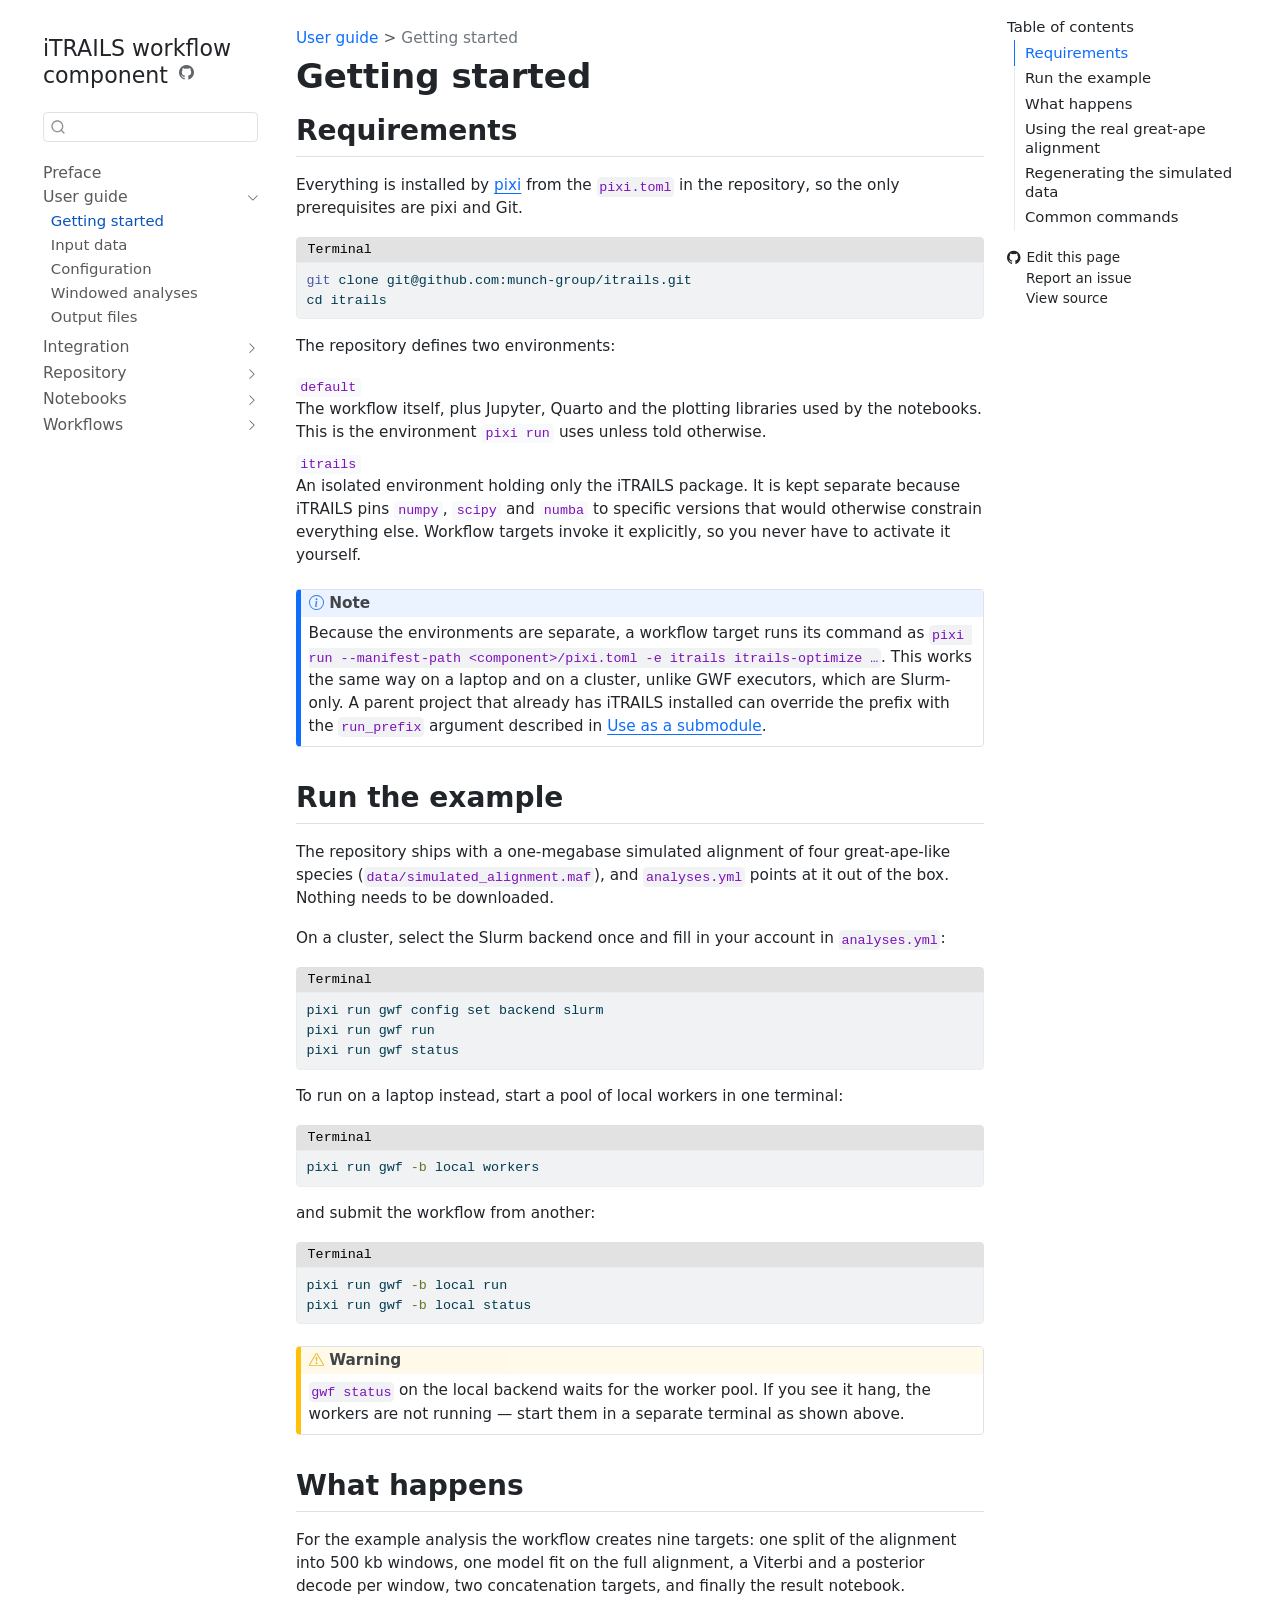
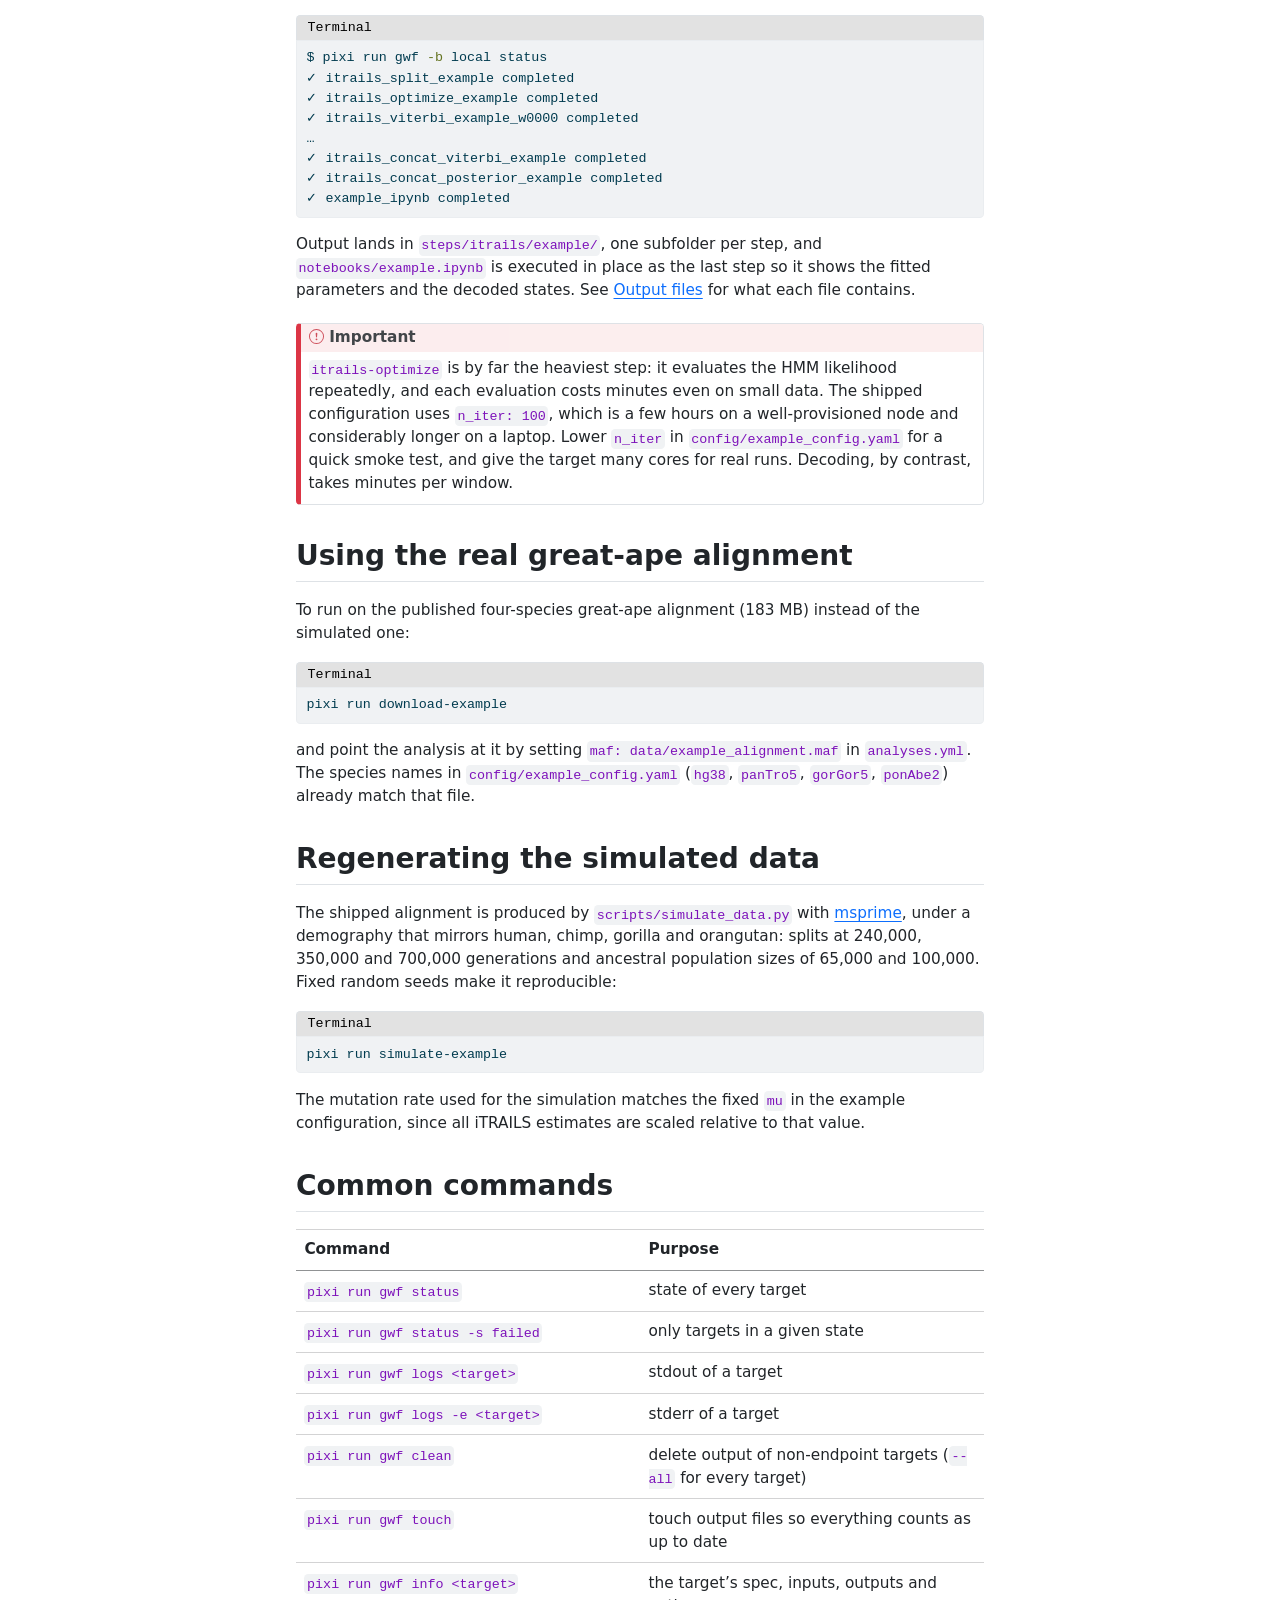
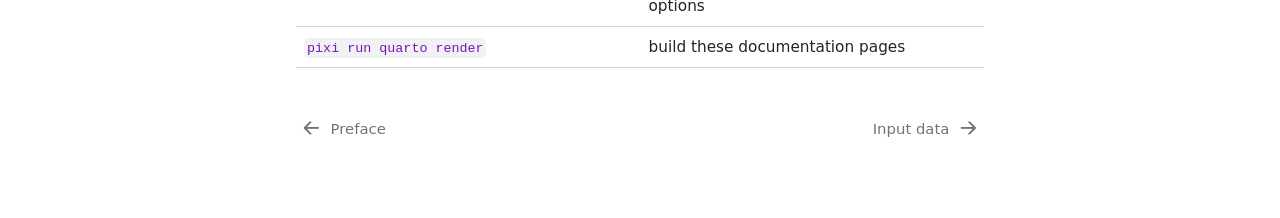
<file: docs/getting-started.html>
<!DOCTYPE html>
<html xmlns="http://www.w3.org/1999/xhtml" lang="en" xml:lang="en"><head>

<meta charset="utf-8">
<meta name="generator" content="quarto-1.9.38">

<meta name="viewport" content="width=device-width, initial-scale=1.0, user-scalable=yes">


<title>Getting started – iTRAILS workflow component</title>
<style>
/* Default styles provided by pandoc.
** See https://pandoc.org/MANUAL.html#variables-for-html for config info.
*/
code{white-space: pre-wrap;}
span.smallcaps{font-variant: small-caps;}
div.columns{display: flex; gap: min(4vw, 1.5em);}
div.column{flex: auto; overflow-x: auto;}
div.hanging-indent{margin-left: 1.5em; text-indent: -1.5em;}
ul.task-list{list-style: none;}
ul.task-list li input[type="checkbox"] {
  width: 0.8em;
  margin: 0 0.8em 0.2em -1em; /* quarto-specific, see https://github.com/quarto-dev/quarto-cli/issues/4556 */ 
  vertical-align: middle;
}
/* CSS for syntax highlighting */
html { -webkit-text-size-adjust: 100%; }
pre > code.sourceCode { white-space: pre; position: relative; }
pre > code.sourceCode > span { display: inline-block; line-height: 1.25; }
pre > code.sourceCode > span:empty { height: 1.2em; }
.sourceCode { overflow: visible; }
code.sourceCode > span { color: inherit; text-decoration: inherit; }
div.sourceCode { margin: 1em 0; }
pre.sourceCode { margin: 0; }
@media screen {
div.sourceCode { overflow: auto; }
}
@media print {
pre > code.sourceCode { white-space: pre-wrap; }
pre > code.sourceCode > span { text-indent: -5em; padding-left: 5em; }
}
pre.numberSource code
  { counter-reset: source-line 0; }
pre.numberSource code > span
  { position: relative; left: -4em; counter-increment: source-line; }
pre.numberSource code > span > a:first-child::before
  { content: counter(source-line);
    position: relative; left: -1em; text-align: right; vertical-align: baseline;
    border: none; display: inline-block;
    -webkit-touch-callout: none; -webkit-user-select: none;
    -khtml-user-select: none; -moz-user-select: none;
    -ms-user-select: none; user-select: none;
    padding: 0 4px; width: 4em;
  }
pre.numberSource { margin-left: 3em;  padding-left: 4px; }
div.sourceCode
  {   }
@media screen {
pre > code.sourceCode > span > a:first-child::before { text-decoration: underline; }
}
</style>


<script src="../site_libs/quarto-nav/quarto-nav.js"></script>
<script src="../site_libs/quarto-nav/headroom.min.js"></script>
<script src="../site_libs/clipboard/clipboard.min.js"></script>
<script src="../site_libs/quarto-search/autocomplete.umd.js"></script>
<script src="../site_libs/quarto-search/fuse.min.js"></script>
<script src="../site_libs/quarto-search/quarto-search.js"></script>
<meta name="quarto:offset" content="../">
<link href="../docs/input.html" rel="next">
<link href="../index.html" rel="prev">
<script src="../site_libs/quarto-html/quarto.js" type="module"></script>
<script src="../site_libs/quarto-html/tabsets/tabsets.js" type="module"></script>
<script src="../site_libs/quarto-html/popper.min.js"></script>
<script src="../site_libs/quarto-html/tippy.umd.min.js"></script>
<script src="../site_libs/quarto-html/anchor.min.js"></script>
<link href="../site_libs/quarto-html/tippy.css" rel="stylesheet">
<link href="../site_libs/quarto-html/quarto-syntax-highlighting-15634bcf2e68342d4ad2dfa704d543f6.css" rel="stylesheet" id="quarto-text-highlighting-styles">
<script src="../site_libs/bootstrap/bootstrap.min.js"></script>
<link href="../site_libs/bootstrap/bootstrap-icons.css" rel="stylesheet">
<link href="../site_libs/bootstrap/bootstrap-5c70efdc3aba61fcdf3e9b5a2958e336.min.css" rel="stylesheet" append-hash="true" id="quarto-bootstrap" data-mode="light">
<script id="quarto-search-options" type="application/json">{
  "location": "sidebar",
  "copy-button": false,
  "collapse-after": 3,
  "panel-placement": "start",
  "type": "textbox",
  "limit": 50,
  "keyboard-shortcut": [
    "f",
    "/",
    "s"
  ],
  "show-item-context": false,
  "language": {
    "search-no-results-text": "No results",
    "search-matching-documents-text": "matching documents",
    "search-copy-link-title": "Copy link to search",
    "search-hide-matches-text": "Hide additional matches",
    "search-more-match-text": "more match in this document",
    "search-more-matches-text": "more matches in this document",
    "search-clear-button-title": "Clear",
    "search-text-placeholder": "",
    "search-detached-cancel-button-title": "Cancel",
    "search-submit-button-title": "Submit",
    "search-label": "Search"
  }
}</script>
<script async="" src="https://hypothes.is/embed.js"></script>
<script>
  window.document.addEventListener("DOMContentLoaded", function (_event) {
    document.body.classList.add('hypothesis-enabled');
  });
</script>


</head>

<body class="nav-sidebar floating quarto-light">

<div id="quarto-search-results"></div>
  <header id="quarto-header" class="headroom fixed-top">
  <nav class="quarto-secondary-nav">
    <div class="container-fluid d-flex">
      <button type="button" class="quarto-btn-toggle btn" data-bs-toggle="collapse" role="button" data-bs-target=".quarto-sidebar-collapse-item" aria-controls="quarto-sidebar" aria-expanded="false" aria-label="Toggle sidebar navigation" onclick="if (window.quartoToggleHeadroom) { window.quartoToggleHeadroom(); }">
        <i class="bi bi-layout-text-sidebar-reverse"></i>
      </button>
        <nav class="quarto-page-breadcrumbs" aria-label="breadcrumb"><ol class="breadcrumb"><li class="breadcrumb-item"><a href="../docs/getting-started.html">User guide</a></li><li class="breadcrumb-item"><a href="../docs/getting-started.html"><span class="chapter-title">Getting started</span></a></li></ol></nav>
        <a class="flex-grow-1" role="navigation" data-bs-toggle="collapse" data-bs-target=".quarto-sidebar-collapse-item" aria-controls="quarto-sidebar" aria-expanded="false" aria-label="Toggle sidebar navigation" onclick="if (window.quartoToggleHeadroom) { window.quartoToggleHeadroom(); }">      
        </a>
      <button type="button" class="btn quarto-search-button" aria-label="Search" onclick="window.quartoOpenSearch();">
        <i class="bi bi-search"></i>
      </button>
    </div>
  </nav>
</header>
<!-- content -->
<div id="quarto-content" class="quarto-container page-columns page-rows-contents page-layout-article">
<!-- sidebar -->
  <nav id="quarto-sidebar" class="sidebar collapse collapse-horizontal quarto-sidebar-collapse-item sidebar-navigation floating overflow-auto">
    <div class="pt-lg-2 mt-2 text-left sidebar-header">
    <div class="sidebar-title mb-0 py-0">
      <a href="../">iTRAILS workflow component</a> 
        <div class="sidebar-tools-main">
    <a href="https://github.com/munch-group/itrails" title="Source Code" class="quarto-navigation-tool px-1" aria-label="Source Code"><i class="bi bi-github"></i></a>
</div>
    </div>
      </div>
        <div class="mt-2 flex-shrink-0 align-items-center">
        <div class="sidebar-search">
        <div id="quarto-search" class="" title="Search"></div>
        </div>
        </div>
    <div class="sidebar-menu-container"> 
    <ul class="list-unstyled mt-1">
        <li class="sidebar-item">
  <div class="sidebar-item-container"> 
  <a href="../index.html" class="sidebar-item-text sidebar-link">
 <span class="menu-text">Preface</span></a>
  </div>
</li>
        <li class="sidebar-item sidebar-item-section">
      <div class="sidebar-item-container"> 
            <a class="sidebar-item-text sidebar-link text-start" data-bs-toggle="collapse" data-bs-target="#quarto-sidebar-section-1" role="navigation" aria-expanded="true">
 <span class="menu-text">User guide</span></a>
          <a class="sidebar-item-toggle text-start" data-bs-toggle="collapse" data-bs-target="#quarto-sidebar-section-1" role="navigation" aria-expanded="true" aria-label="Toggle section">
            <i class="bi bi-chevron-right ms-2"></i>
          </a> 
      </div>
      <ul id="quarto-sidebar-section-1" class="collapse list-unstyled sidebar-section depth1 show">  
          <li class="sidebar-item">
  <div class="sidebar-item-container"> 
  <a href="../docs/getting-started.html" class="sidebar-item-text sidebar-link active"><span class="chapter-title">Getting started</span></a>
  </div>
</li>
          <li class="sidebar-item">
  <div class="sidebar-item-container"> 
  <a href="../docs/input.html" class="sidebar-item-text sidebar-link"><span class="chapter-title">Input data</span></a>
  </div>
</li>
          <li class="sidebar-item">
  <div class="sidebar-item-container"> 
  <a href="../docs/configuration.html" class="sidebar-item-text sidebar-link"><span class="chapter-title">Configuration</span></a>
  </div>
</li>
          <li class="sidebar-item">
  <div class="sidebar-item-container"> 
  <a href="../docs/windowing.html" class="sidebar-item-text sidebar-link"><span class="chapter-title">Windowed analyses</span></a>
  </div>
</li>
          <li class="sidebar-item">
  <div class="sidebar-item-container"> 
  <a href="../docs/outputs.html" class="sidebar-item-text sidebar-link"><span class="chapter-title">Output files</span></a>
  </div>
</li>
      </ul>
  </li>
        <li class="sidebar-item sidebar-item-section">
      <div class="sidebar-item-container"> 
            <a class="sidebar-item-text sidebar-link text-start collapsed" data-bs-toggle="collapse" data-bs-target="#quarto-sidebar-section-2" role="navigation" aria-expanded="false">
 <span class="menu-text">Integration</span></a>
          <a class="sidebar-item-toggle text-start collapsed" data-bs-toggle="collapse" data-bs-target="#quarto-sidebar-section-2" role="navigation" aria-expanded="false" aria-label="Toggle section">
            <i class="bi bi-chevron-right ms-2"></i>
          </a> 
      </div>
      <ul id="quarto-sidebar-section-2" class="collapse list-unstyled sidebar-section depth1 ">  
          <li class="sidebar-item">
  <div class="sidebar-item-container"> 
  <a href="../docs/submodule.html" class="sidebar-item-text sidebar-link"><span class="chapter-title">Use as a submodule</span></a>
  </div>
</li>
      </ul>
  </li>
        <li class="sidebar-item sidebar-item-section">
      <div class="sidebar-item-container"> 
            <a class="sidebar-item-text sidebar-link text-start collapsed" data-bs-toggle="collapse" data-bs-target="#quarto-sidebar-section-3" role="navigation" aria-expanded="false">
 <span class="menu-text">Repository</span></a>
          <a class="sidebar-item-toggle text-start collapsed" data-bs-toggle="collapse" data-bs-target="#quarto-sidebar-section-3" role="navigation" aria-expanded="false" aria-label="Toggle section">
            <i class="bi bi-chevron-right ms-2"></i>
          </a> 
      </div>
      <ul id="quarto-sidebar-section-3" class="collapse list-unstyled sidebar-section depth1 ">  
          <li class="sidebar-item">
  <div class="sidebar-item-container"> 
  <a href="../docs/website.html" class="sidebar-item-text sidebar-link"><span class="chapter-title">The documentation website</span></a>
  </div>
</li>
      </ul>
  </li>
        <li class="sidebar-item sidebar-item-section">
      <div class="sidebar-item-container"> 
            <a class="sidebar-item-text sidebar-link text-start collapsed" data-bs-toggle="collapse" data-bs-target="#quarto-sidebar-section-4" role="navigation" aria-expanded="false">
 <span class="menu-text">Notebooks</span></a>
          <a class="sidebar-item-toggle text-start collapsed" data-bs-toggle="collapse" data-bs-target="#quarto-sidebar-section-4" role="navigation" aria-expanded="false" aria-label="Toggle section">
            <i class="bi bi-chevron-right ms-2"></i>
          </a> 
      </div>
      <ul id="quarto-sidebar-section-4" class="collapse list-unstyled sidebar-section depth1 ">  
          <li class="sidebar-item">
  <div class="sidebar-item-container"> 
  <a href="../notebooks/example.html" class="sidebar-item-text sidebar-link"><span class="chapter-title">iTRAILS results</span></a>
  </div>
</li>
      </ul>
  </li>
        <li class="sidebar-item sidebar-item-section">
      <div class="sidebar-item-container"> 
            <a class="sidebar-item-text sidebar-link text-start collapsed" data-bs-toggle="collapse" data-bs-target="#quarto-sidebar-section-5" role="navigation" aria-expanded="false">
 <span class="menu-text">Workflows</span></a>
          <a class="sidebar-item-toggle text-start collapsed" data-bs-toggle="collapse" data-bs-target="#quarto-sidebar-section-5" role="navigation" aria-expanded="false" aria-label="Toggle section">
            <i class="bi bi-chevron-right ms-2"></i>
          </a> 
      </div>
      <ul id="quarto-sidebar-section-5" class="collapse list-unstyled sidebar-section depth1 ">  
          <li class="sidebar-item">
  <div class="sidebar-item-container"> 
  <a href="../workflow.html" class="sidebar-item-text sidebar-link"><span class="chapter-title">GWF workflow</span></a>
  </div>
</li>
      </ul>
  </li>
    </ul>
    </div>
</nav>
<div id="quarto-sidebar-glass" class="quarto-sidebar-collapse-item" data-bs-toggle="collapse" data-bs-target=".quarto-sidebar-collapse-item"></div>
<!-- margin-sidebar -->
    <div id="quarto-margin-sidebar" class="sidebar margin-sidebar">
        <nav id="TOC" role="doc-toc" class="toc-active">
    <h2 id="toc-title">Table of contents</h2>
   
  <ul class="collapse">
  <li><a href="#requirements" id="toc-requirements" class="nav-link active" data-scroll-target="#requirements">Requirements</a></li>
  <li><a href="#run-the-example" id="toc-run-the-example" class="nav-link" data-scroll-target="#run-the-example">Run the example</a></li>
  <li><a href="#what-happens" id="toc-what-happens" class="nav-link" data-scroll-target="#what-happens">What happens</a></li>
  <li><a href="#using-the-real-great-ape-alignment" id="toc-using-the-real-great-ape-alignment" class="nav-link" data-scroll-target="#using-the-real-great-ape-alignment">Using the real great-ape alignment</a></li>
  <li><a href="#regenerating-the-simulated-data" id="toc-regenerating-the-simulated-data" class="nav-link" data-scroll-target="#regenerating-the-simulated-data">Regenerating the simulated data</a></li>
  <li><a href="#common-commands" id="toc-common-commands" class="nav-link" data-scroll-target="#common-commands">Common commands</a></li>
  </ul>
<div class="toc-actions"><ul class="collapse"><li><a href="https://github.com/munch-group/itrails/edit/main/docs/getting-started.qmd" class="toc-action"><i class="bi bi-github"></i>Edit this page</a></li><li><a href="https://github.com/munch-group/itrails/issues/new" class="toc-action"><i class="bi empty"></i>Report an issue</a></li><li><a href="https://github.com/munch-group/itrails/blob/main/docs/getting-started.qmd" class="toc-action"><i class="bi empty"></i>View source</a></li></ul></div></nav>
    </div>
<!-- main -->
<main class="content" id="quarto-document-content">

<header id="title-block-header" class="quarto-title-block default"><nav class="quarto-page-breadcrumbs quarto-title-breadcrumbs d-none d-lg-block" aria-label="breadcrumb"><ol class="breadcrumb"><li class="breadcrumb-item"><a href="../docs/getting-started.html">User guide</a></li><li class="breadcrumb-item"><a href="../docs/getting-started.html"><span class="chapter-title">Getting started</span></a></li></ol></nav>
<div class="quarto-title">
<h1 class="title"><span class="chapter-title">Getting started</span></h1>
</div>



<div class="quarto-title-meta">

    
  
    
  </div>
  


</header>


<section id="requirements" class="level2">
<h2 class="anchored" data-anchor-id="requirements">Requirements</h2>
<p>Everything is installed by <a href="https://pixi.sh">pixi</a> from the <code>pixi.toml</code> in the repository, so the only prerequisites are pixi and Git.</p>
<div class="code-with-filename">
<div class="code-with-filename-file">
<pre><strong>Terminal</strong></pre>
</div>
<div class="code-copy-outer-scaffold"><div class="sourceCode" id="cb1" data-filename="Terminal"><pre class="sourceCode bash code-with-copy"><code class="sourceCode bash"><span id="cb1-1"><a href="#cb1-1" aria-hidden="true" tabindex="-1"></a><span class="fu">git</span> clone git@github.com:munch-group/itrails.git</span>
<span id="cb1-2"><a href="#cb1-2" aria-hidden="true" tabindex="-1"></a><span class="bu">cd</span> itrails</span></code></pre></div><button title="Copy to Clipboard" class="code-copy-button"><i class="bi"></i></button></div>
</div>
<p>The repository defines two environments:</p>
<dl>
<dt><code>default</code></dt>
<dd>
The workflow itself, plus Jupyter, Quarto and the plotting libraries used by the notebooks. This is the environment <code>pixi run</code> uses unless told otherwise.
</dd>
<dt><code>itrails</code></dt>
<dd>
An isolated environment holding only the iTRAILS package. It is kept separate because iTRAILS pins <code>numpy</code>, <code>scipy</code> and <code>numba</code> to specific versions that would otherwise constrain everything else. Workflow targets invoke it explicitly, so you never have to activate it yourself.
</dd>
</dl>
<div class="callout callout-style-default callout-note callout-titled">
<div class="callout-header d-flex align-content-center">
<div class="callout-icon-container">
<i class="callout-icon"></i>
</div>
<div class="callout-title-container flex-fill">
Note
</div>
</div>
<div class="callout-body-container callout-body">
<p>Because the environments are separate, a workflow target runs its command as <code>pixi run --manifest-path &lt;component&gt;/pixi.toml -e itrails itrails-optimize …</code>. This works the same way on a laptop and on a cluster, unlike GWF executors, which are Slurm-only. A parent project that already has iTRAILS installed can override the prefix with the <code>run_prefix</code> argument described in <a href="../docs/submodule.html">Use as a submodule</a>.</p>
</div>
</div>
</section>
<section id="run-the-example" class="level2">
<h2 class="anchored" data-anchor-id="run-the-example">Run the example</h2>
<p>The repository ships with a one-megabase simulated alignment of four great-ape-like species (<code>data/simulated_alignment.maf</code>), and <code>analyses.yml</code> points at it out of the box. Nothing needs to be downloaded.</p>
<p>On a cluster, select the Slurm backend once and fill in your account in <code>analyses.yml</code>:</p>
<div class="code-with-filename">
<div class="code-with-filename-file">
<pre><strong>Terminal</strong></pre>
</div>
<div class="code-copy-outer-scaffold"><div class="sourceCode" id="cb2" data-filename="Terminal"><pre class="sourceCode bash code-with-copy"><code class="sourceCode bash"><span id="cb2-1"><a href="#cb2-1" aria-hidden="true" tabindex="-1"></a><span class="ex">pixi</span> run gwf config set backend slurm</span>
<span id="cb2-2"><a href="#cb2-2" aria-hidden="true" tabindex="-1"></a><span class="ex">pixi</span> run gwf run</span>
<span id="cb2-3"><a href="#cb2-3" aria-hidden="true" tabindex="-1"></a><span class="ex">pixi</span> run gwf status</span></code></pre></div><button title="Copy to Clipboard" class="code-copy-button"><i class="bi"></i></button></div>
</div>
<p>To run on a laptop instead, start a pool of local workers in one terminal:</p>
<div class="code-with-filename">
<div class="code-with-filename-file">
<pre><strong>Terminal</strong></pre>
</div>
<div class="code-copy-outer-scaffold"><div class="sourceCode" id="cb3" data-filename="Terminal"><pre class="sourceCode bash code-with-copy"><code class="sourceCode bash"><span id="cb3-1"><a href="#cb3-1" aria-hidden="true" tabindex="-1"></a><span class="ex">pixi</span> run gwf <span class="at">-b</span> local workers</span></code></pre></div><button title="Copy to Clipboard" class="code-copy-button"><i class="bi"></i></button></div>
</div>
<p>and submit the workflow from another:</p>
<div class="code-with-filename">
<div class="code-with-filename-file">
<pre><strong>Terminal</strong></pre>
</div>
<div class="code-copy-outer-scaffold"><div class="sourceCode" id="cb4" data-filename="Terminal"><pre class="sourceCode bash code-with-copy"><code class="sourceCode bash"><span id="cb4-1"><a href="#cb4-1" aria-hidden="true" tabindex="-1"></a><span class="ex">pixi</span> run gwf <span class="at">-b</span> local run</span>
<span id="cb4-2"><a href="#cb4-2" aria-hidden="true" tabindex="-1"></a><span class="ex">pixi</span> run gwf <span class="at">-b</span> local status</span></code></pre></div><button title="Copy to Clipboard" class="code-copy-button"><i class="bi"></i></button></div>
</div>
<div class="callout callout-style-default callout-warning callout-titled">
<div class="callout-header d-flex align-content-center">
<div class="callout-icon-container">
<i class="callout-icon"></i>
</div>
<div class="callout-title-container flex-fill">
Warning
</div>
</div>
<div class="callout-body-container callout-body">
<p><code>gwf status</code> on the local backend waits for the worker pool. If you see it hang, the workers are not running — start them in a separate terminal as shown above.</p>
</div>
</div>
</section>
<section id="what-happens" class="level2">
<h2 class="anchored" data-anchor-id="what-happens">What happens</h2>
<p>For the example analysis the workflow creates nine targets: one split of the alignment into 500 kb windows, one model fit on the full alignment, a Viterbi and a posterior decode per window, two concatenation targets, and finally the result notebook.</p>
<div class="code-with-filename">
<div class="code-with-filename-file">
<pre><strong>Terminal</strong></pre>
</div>
<div class="code-copy-outer-scaffold"><div class="sourceCode" id="cb5" data-filename="Terminal"><pre class="sourceCode bash code-with-copy"><code class="sourceCode bash"><span id="cb5-1"><a href="#cb5-1" aria-hidden="true" tabindex="-1"></a><span class="ex">$</span> pixi run gwf <span class="at">-b</span> local status</span>
<span id="cb5-2"><a href="#cb5-2" aria-hidden="true" tabindex="-1"></a><span class="ex">✓</span> itrails_split_example completed</span>
<span id="cb5-3"><a href="#cb5-3" aria-hidden="true" tabindex="-1"></a><span class="ex">✓</span> itrails_optimize_example completed</span>
<span id="cb5-4"><a href="#cb5-4" aria-hidden="true" tabindex="-1"></a><span class="ex">✓</span> itrails_viterbi_example_w0000 completed</span>
<span id="cb5-5"><a href="#cb5-5" aria-hidden="true" tabindex="-1"></a><span class="ex">…</span></span>
<span id="cb5-6"><a href="#cb5-6" aria-hidden="true" tabindex="-1"></a><span class="ex">✓</span> itrails_concat_viterbi_example completed</span>
<span id="cb5-7"><a href="#cb5-7" aria-hidden="true" tabindex="-1"></a><span class="ex">✓</span> itrails_concat_posterior_example completed</span>
<span id="cb5-8"><a href="#cb5-8" aria-hidden="true" tabindex="-1"></a><span class="ex">✓</span> example_ipynb completed</span></code></pre></div><button title="Copy to Clipboard" class="code-copy-button"><i class="bi"></i></button></div>
</div>
<p>Output lands in <code>steps/itrails/example/</code>, one subfolder per step, and <code>notebooks/example.ipynb</code> is executed in place as the last step so it shows the fitted parameters and the decoded states. See <a href="../docs/outputs.html">Output files</a> for what each file contains.</p>
<div class="callout callout-style-default callout-important callout-titled">
<div class="callout-header d-flex align-content-center">
<div class="callout-icon-container">
<i class="callout-icon"></i>
</div>
<div class="callout-title-container flex-fill">
Important
</div>
</div>
<div class="callout-body-container callout-body">
<p><code>itrails-optimize</code> is by far the heaviest step: it evaluates the HMM likelihood repeatedly, and each evaluation costs minutes even on small data. The shipped configuration uses <code>n_iter: 100</code>, which is a few hours on a well-provisioned node and considerably longer on a laptop. Lower <code>n_iter</code> in <code>config/example_config.yaml</code> for a quick smoke test, and give the target many cores for real runs. Decoding, by contrast, takes minutes per window.</p>
</div>
</div>
</section>
<section id="using-the-real-great-ape-alignment" class="level2">
<h2 class="anchored" data-anchor-id="using-the-real-great-ape-alignment">Using the real great-ape alignment</h2>
<p>To run on the published four-species great-ape alignment (183 MB) instead of the simulated one:</p>
<div class="code-with-filename">
<div class="code-with-filename-file">
<pre><strong>Terminal</strong></pre>
</div>
<div class="code-copy-outer-scaffold"><div class="sourceCode" id="cb6" data-filename="Terminal"><pre class="sourceCode bash code-with-copy"><code class="sourceCode bash"><span id="cb6-1"><a href="#cb6-1" aria-hidden="true" tabindex="-1"></a><span class="ex">pixi</span> run download-example</span></code></pre></div><button title="Copy to Clipboard" class="code-copy-button"><i class="bi"></i></button></div>
</div>
<p>and point the analysis at it by setting <code>maf: data/example_alignment.maf</code> in <code>analyses.yml</code>. The species names in <code>config/example_config.yaml</code> (<code>hg38</code>, <code>panTro5</code>, <code>gorGor5</code>, <code>ponAbe2</code>) already match that file.</p>
</section>
<section id="regenerating-the-simulated-data" class="level2">
<h2 class="anchored" data-anchor-id="regenerating-the-simulated-data">Regenerating the simulated data</h2>
<p>The shipped alignment is produced by <code>scripts/simulate_data.py</code> with <a href="https://tskit.dev/msprime/">msprime</a>, under a demography that mirrors human, chimp, gorilla and orangutan: splits at 240,000, 350,000 and 700,000 generations and ancestral population sizes of 65,000 and 100,000. Fixed random seeds make it reproducible:</p>
<div class="code-with-filename">
<div class="code-with-filename-file">
<pre><strong>Terminal</strong></pre>
</div>
<div class="code-copy-outer-scaffold"><div class="sourceCode" id="cb7" data-filename="Terminal"><pre class="sourceCode bash code-with-copy"><code class="sourceCode bash"><span id="cb7-1"><a href="#cb7-1" aria-hidden="true" tabindex="-1"></a><span class="ex">pixi</span> run simulate-example</span></code></pre></div><button title="Copy to Clipboard" class="code-copy-button"><i class="bi"></i></button></div>
</div>
<p>The mutation rate used for the simulation matches the fixed <code>mu</code> in the example configuration, since all iTRAILS estimates are scaled relative to that value.</p>
</section>
<section id="common-commands" class="level2">
<h2 class="anchored" data-anchor-id="common-commands">Common commands</h2>
<table class="caption-top table">
<colgroup>
<col style="width: 50%">
<col style="width: 50%">
</colgroup>
<thead>
<tr class="header">
<th style="text-align: left;">Command</th>
<th style="text-align: left;">Purpose</th>
</tr>
</thead>
<tbody>
<tr class="odd">
<td style="text-align: left;"><code>pixi run gwf status</code></td>
<td style="text-align: left;">state of every target</td>
</tr>
<tr class="even">
<td style="text-align: left;"><code>pixi run gwf status -s failed</code></td>
<td style="text-align: left;">only targets in a given state</td>
</tr>
<tr class="odd">
<td style="text-align: left;"><code>pixi run gwf logs &lt;target&gt;</code></td>
<td style="text-align: left;">stdout of a target</td>
</tr>
<tr class="even">
<td style="text-align: left;"><code>pixi run gwf logs -e &lt;target&gt;</code></td>
<td style="text-align: left;">stderr of a target</td>
</tr>
<tr class="odd">
<td style="text-align: left;"><code>pixi run gwf clean</code></td>
<td style="text-align: left;">delete output of non-endpoint targets (<code>--all</code> for every target)</td>
</tr>
<tr class="even">
<td style="text-align: left;"><code>pixi run gwf touch</code></td>
<td style="text-align: left;">touch output files so everything counts as up to date</td>
</tr>
<tr class="odd">
<td style="text-align: left;"><code>pixi run gwf info &lt;target&gt;</code></td>
<td style="text-align: left;">the target’s spec, inputs, outputs and options</td>
</tr>
<tr class="even">
<td style="text-align: left;"><code>pixi run quarto render</code></td>
<td style="text-align: left;">build these documentation pages</td>
</tr>
</tbody>
</table>


</section>

</main> <!-- /main -->
<script id="quarto-html-after-body" type="application/javascript">
  window.document.addEventListener("DOMContentLoaded", function (event) {
    const icon = "";
    const anchorJS = new window.AnchorJS();
    anchorJS.options = {
      placement: 'right',
      icon: icon
    };
    anchorJS.add('.anchored');
    const isCodeAnnotation = (el) => {
      for (const clz of el.classList) {
        if (clz.startsWith('code-annotation-')) {                     
          return true;
        }
      }
      return false;
    }
    const onCopySuccess = function(e) {
      // button target
      const button = e.trigger;
      // don't keep focus
      button.blur();
      // flash "checked"
      button.classList.add('code-copy-button-checked');
      var currentTitle = button.getAttribute("title");
      button.setAttribute("title", "Copied!");
      let tooltip;
      if (window.bootstrap) {
        button.setAttribute("data-bs-toggle", "tooltip");
        button.setAttribute("data-bs-placement", "left");
        button.setAttribute("data-bs-title", "Copied!");
        tooltip = new bootstrap.Tooltip(button, 
          { trigger: "manual", 
            customClass: "code-copy-button-tooltip",
            offset: [0, -8]});
        tooltip.show();    
      }
      setTimeout(function() {
        if (tooltip) {
          tooltip.hide();
          button.removeAttribute("data-bs-title");
          button.removeAttribute("data-bs-toggle");
          button.removeAttribute("data-bs-placement");
        }
        button.setAttribute("title", currentTitle);
        button.classList.remove('code-copy-button-checked');
      }, 1000);
      // clear code selection
      e.clearSelection();
    }
    const getTextToCopy = function(trigger) {
      const outerScaffold = trigger.parentElement.cloneNode(true);
      const codeEl = outerScaffold.querySelector('code');
      for (const childEl of codeEl.children) {
        if (isCodeAnnotation(childEl)) {
          childEl.remove();
        }
      }
      return codeEl.innerText;
    }
    const clipboard = new window.ClipboardJS('.code-copy-button:not([data-in-quarto-modal])', {
      text: getTextToCopy
    });
    clipboard.on('success', onCopySuccess);
    if (window.document.getElementById('quarto-embedded-source-code-modal')) {
      const clipboardModal = new window.ClipboardJS('.code-copy-button[data-in-quarto-modal]', {
        text: getTextToCopy,
        container: window.document.getElementById('quarto-embedded-source-code-modal')
      });
      clipboardModal.on('success', onCopySuccess);
    }
      var localhostRegex = new RegExp(/^(?:http|https):\/\/localhost\:?[0-9]*\//);
      var mailtoRegex = new RegExp(/^mailto:/);
        var filterRegex = new RegExp('/' + window.location.host + '/');
      var isInternal = (href) => {
          return filterRegex.test(href) || localhostRegex.test(href) || mailtoRegex.test(href);
      }
      // Inspect non-navigation links and adorn them if external
     var links = window.document.querySelectorAll('a[href]:not(.nav-link):not(.navbar-brand):not(.toc-action):not(.sidebar-link):not(.sidebar-item-toggle):not(.pagination-link):not(.no-external):not([aria-hidden]):not(.dropdown-item):not(.quarto-navigation-tool):not(.about-link)');
      for (var i=0; i<links.length; i++) {
        const link = links[i];
        if (!isInternal(link.href)) {
          // undo the damage that might have been done by quarto-nav.js in the case of
          // links that we want to consider external
          if (link.dataset.originalHref !== undefined) {
            link.href = link.dataset.originalHref;
          }
        }
      }
    function tippyHover(el, contentFn, onTriggerFn, onUntriggerFn) {
      const config = {
        allowHTML: true,
        maxWidth: 500,
        delay: 100,
        arrow: false,
        appendTo: function(el) {
            return el.parentElement;
        },
        interactive: true,
        interactiveBorder: 10,
        theme: 'quarto',
        placement: 'bottom-start',
      };
      if (contentFn) {
        config.content = contentFn;
      }
      if (onTriggerFn) {
        config.onTrigger = onTriggerFn;
      }
      if (onUntriggerFn) {
        config.onUntrigger = onUntriggerFn;
      }
      window.tippy(el, config); 
    }
    const noterefs = window.document.querySelectorAll('a[role="doc-noteref"]');
    for (var i=0; i<noterefs.length; i++) {
      const ref = noterefs[i];
      tippyHover(ref, function() {
        // use id or data attribute instead here
        let href = ref.getAttribute('data-footnote-href') || ref.getAttribute('href');
        try { href = new URL(href).hash; } catch {}
        const id = href.replace(/^#\/?/, "");
        const note = window.document.getElementById(id);
        if (note) {
          return note.innerHTML;
        } else {
          return "";
        }
      });
    }
    const xrefs = window.document.querySelectorAll('a.quarto-xref');
    const processXRef = (id, note) => {
      // Strip column container classes
      const stripColumnClz = (el) => {
        el.classList.remove("page-full", "page-columns");
        if (el.children) {
          for (const child of el.children) {
            stripColumnClz(child);
          }
        }
      }
      stripColumnClz(note)
      if (id === null || id.startsWith('sec-')) {
        // Special case sections, only their first couple elements
        const container = document.createElement("div");
        if (note.children && note.children.length > 2) {
          container.appendChild(note.children[0].cloneNode(true));
          for (let i = 1; i < note.children.length; i++) {
            const child = note.children[i];
            if (child.tagName === "P" && child.innerText === "") {
              continue;
            } else {
              container.appendChild(child.cloneNode(true));
              break;
            }
          }
          if (window.Quarto?.typesetMath) {
            window.Quarto.typesetMath(container);
          }
          return container.innerHTML
        } else {
          if (window.Quarto?.typesetMath) {
            window.Quarto.typesetMath(note);
          }
          return note.innerHTML;
        }
      } else {
        // Remove any anchor links if they are present
        const anchorLink = note.querySelector('a.anchorjs-link');
        if (anchorLink) {
          anchorLink.remove();
        }
        if (window.Quarto?.typesetMath) {
          window.Quarto.typesetMath(note);
        }
        if (note.classList.contains("callout")) {
          return note.outerHTML;
        } else {
          return note.innerHTML;
        }
      }
    }
    for (var i=0; i<xrefs.length; i++) {
      const xref = xrefs[i];
      tippyHover(xref, undefined, function(instance) {
        instance.disable();
        let url = xref.getAttribute('href');
        let hash = undefined; 
        if (url.startsWith('#')) {
          hash = url;
        } else {
          try { hash = new URL(url).hash; } catch {}
        }
        if (hash) {
          const id = hash.replace(/^#\/?/, "");
          const note = window.document.getElementById(id);
          if (note !== null) {
            try {
              const html = processXRef(id, note.cloneNode(true));
              instance.setContent(html);
            } finally {
              instance.enable();
              instance.show();
            }
          } else {
            // See if we can fetch this
            fetch(url.split('#')[0])
            .then(res => res.text())
            .then(html => {
              const parser = new DOMParser();
              const htmlDoc = parser.parseFromString(html, "text/html");
              const note = htmlDoc.getElementById(id);
              if (note !== null) {
                const html = processXRef(id, note);
                instance.setContent(html);
              } 
            }).finally(() => {
              instance.enable();
              instance.show();
            });
          }
        } else {
          // See if we can fetch a full url (with no hash to target)
          // This is a special case and we should probably do some content thinning / targeting
          fetch(url)
          .then(res => res.text())
          .then(html => {
            const parser = new DOMParser();
            const htmlDoc = parser.parseFromString(html, "text/html");
            const note = htmlDoc.querySelector('main.content');
            if (note !== null) {
              // This should only happen for chapter cross references
              // (since there is no id in the URL)
              // remove the first header
              if (note.children.length > 0 && note.children[0].tagName === "HEADER") {
                note.children[0].remove();
              }
              const html = processXRef(null, note);
              instance.setContent(html);
            } 
          }).finally(() => {
            instance.enable();
            instance.show();
          });
        }
      }, function(instance) {
      });
    }
        let selectedAnnoteEl;
        const selectorForAnnotation = ( cell, annotation) => {
          let cellAttr = 'data-code-cell="' + cell + '"';
          let lineAttr = 'data-code-annotation="' +  annotation + '"';
          const selector = 'span[' + cellAttr + '][' + lineAttr + ']';
          return selector;
        }
        const selectCodeLines = (annoteEl) => {
          const doc = window.document;
          const targetCell = annoteEl.getAttribute("data-target-cell");
          const targetAnnotation = annoteEl.getAttribute("data-target-annotation");
          const annoteSpan = window.document.querySelector(selectorForAnnotation(targetCell, targetAnnotation));
          const lines = annoteSpan.getAttribute("data-code-lines").split(",");
          const lineIds = lines.map((line) => {
            return targetCell + "-" + line;
          })
          let top = null;
          let height = null;
          let parent = null;
          if (lineIds.length > 0) {
              //compute the position of the single el (top and bottom and make a div)
              const el = window.document.getElementById(lineIds[0]);
              top = el.offsetTop;
              height = el.offsetHeight;
              parent = el.parentElement.parentElement;
            if (lineIds.length > 1) {
              const lastEl = window.document.getElementById(lineIds[lineIds.length - 1]);
              const bottom = lastEl.offsetTop + lastEl.offsetHeight;
              height = bottom - top;
            }
            if (top !== null && height !== null && parent !== null) {
              // cook up a div (if necessary) and position it 
              let div = window.document.getElementById("code-annotation-line-highlight");
              if (div === null) {
                div = window.document.createElement("div");
                div.setAttribute("id", "code-annotation-line-highlight");
                div.style.position = 'absolute';
                parent.appendChild(div);
              }
              div.style.top = top - 2 + "px";
              div.style.height = height + 4 + "px";
              div.style.left = 0;
              let gutterDiv = window.document.getElementById("code-annotation-line-highlight-gutter");
              if (gutterDiv === null) {
                gutterDiv = window.document.createElement("div");
                gutterDiv.setAttribute("id", "code-annotation-line-highlight-gutter");
                gutterDiv.style.position = 'absolute';
                const codeCell = window.document.getElementById(targetCell);
                const gutter = codeCell.querySelector('.code-annotation-gutter');
                gutter.appendChild(gutterDiv);
              }
              gutterDiv.style.top = top - 2 + "px";
              gutterDiv.style.height = height + 4 + "px";
            }
            selectedAnnoteEl = annoteEl;
          }
        };
        const unselectCodeLines = () => {
          const elementsIds = ["code-annotation-line-highlight", "code-annotation-line-highlight-gutter"];
          elementsIds.forEach((elId) => {
            const div = window.document.getElementById(elId);
            if (div) {
              div.remove();
            }
          });
          selectedAnnoteEl = undefined;
        };
          // Handle positioning of the toggle
      window.addEventListener(
        "resize",
        throttle(() => {
          elRect = undefined;
          if (selectedAnnoteEl) {
            selectCodeLines(selectedAnnoteEl);
          }
        }, 10)
      );
      function throttle(fn, ms) {
      let throttle = false;
      let timer;
        return (...args) => {
          if(!throttle) { // first call gets through
              fn.apply(this, args);
              throttle = true;
          } else { // all the others get throttled
              if(timer) clearTimeout(timer); // cancel #2
              timer = setTimeout(() => {
                fn.apply(this, args);
                timer = throttle = false;
              }, ms);
          }
        };
      }
        // Attach click handler to the DT
        const annoteDls = window.document.querySelectorAll('dt[data-target-cell]');
        for (const annoteDlNode of annoteDls) {
          annoteDlNode.addEventListener('click', (event) => {
            const clickedEl = event.target;
            if (clickedEl !== selectedAnnoteEl) {
              unselectCodeLines();
              const activeEl = window.document.querySelector('dt[data-target-cell].code-annotation-active');
              if (activeEl) {
                activeEl.classList.remove('code-annotation-active');
              }
              selectCodeLines(clickedEl);
              clickedEl.classList.add('code-annotation-active');
            } else {
              // Unselect the line
              unselectCodeLines();
              clickedEl.classList.remove('code-annotation-active');
            }
          });
        }
    const findCites = (el) => {
      const parentEl = el.parentElement;
      if (parentEl) {
        const cites = parentEl.dataset.cites;
        if (cites) {
          return {
            el,
            cites: cites.split(' ')
          };
        } else {
          return findCites(el.parentElement)
        }
      } else {
        return undefined;
      }
    };
    var bibliorefs = window.document.querySelectorAll('a[role="doc-biblioref"]');
    for (var i=0; i<bibliorefs.length; i++) {
      const ref = bibliorefs[i];
      const citeInfo = findCites(ref);
      if (citeInfo) {
        tippyHover(citeInfo.el, function() {
          var popup = window.document.createElement('div');
          citeInfo.cites.forEach(function(cite) {
            var citeDiv = window.document.createElement('div');
            citeDiv.classList.add('hanging-indent');
            citeDiv.classList.add('csl-entry');
            var biblioDiv = window.document.getElementById('ref-' + cite);
            if (biblioDiv) {
              citeDiv.innerHTML = biblioDiv.innerHTML;
            }
            popup.appendChild(citeDiv);
          });
          return popup.innerHTML;
        });
      }
    }
  });
  </script>
<nav class="page-navigation">
  <div class="nav-page nav-page-previous">
      <a href="../index.html" class="pagination-link" aria-label="Preface">
        <i class="bi bi-arrow-left-short"></i> <span class="nav-page-text">Preface</span>
      </a>          
  </div>
  <div class="nav-page nav-page-next">
      <a href="../docs/input.html" class="pagination-link" aria-label="Input data">
        <span class="nav-page-text"><span class="chapter-title">Input data</span></span> <i class="bi bi-arrow-right-short"></i>
      </a>
  </div>
</nav>
</div> <!-- /content -->




<footer class="footer"><div class="nav-footer"><div class="nav-footer-center"><div class="toc-actions d-sm-block d-md-none"><ul><li><a href="https://github.com/munch-group/itrails/edit/main/docs/getting-started.qmd" class="toc-action"><i class="bi bi-github"></i>Edit this page</a></li><li><a href="https://github.com/munch-group/itrails/issues/new" class="toc-action"><i class="bi empty"></i>Report an issue</a></li><li><a href="https://github.com/munch-group/itrails/blob/main/docs/getting-started.qmd" class="toc-action"><i class="bi empty"></i>View source</a></li></ul></div></div></div></footer></body></html>
</file>
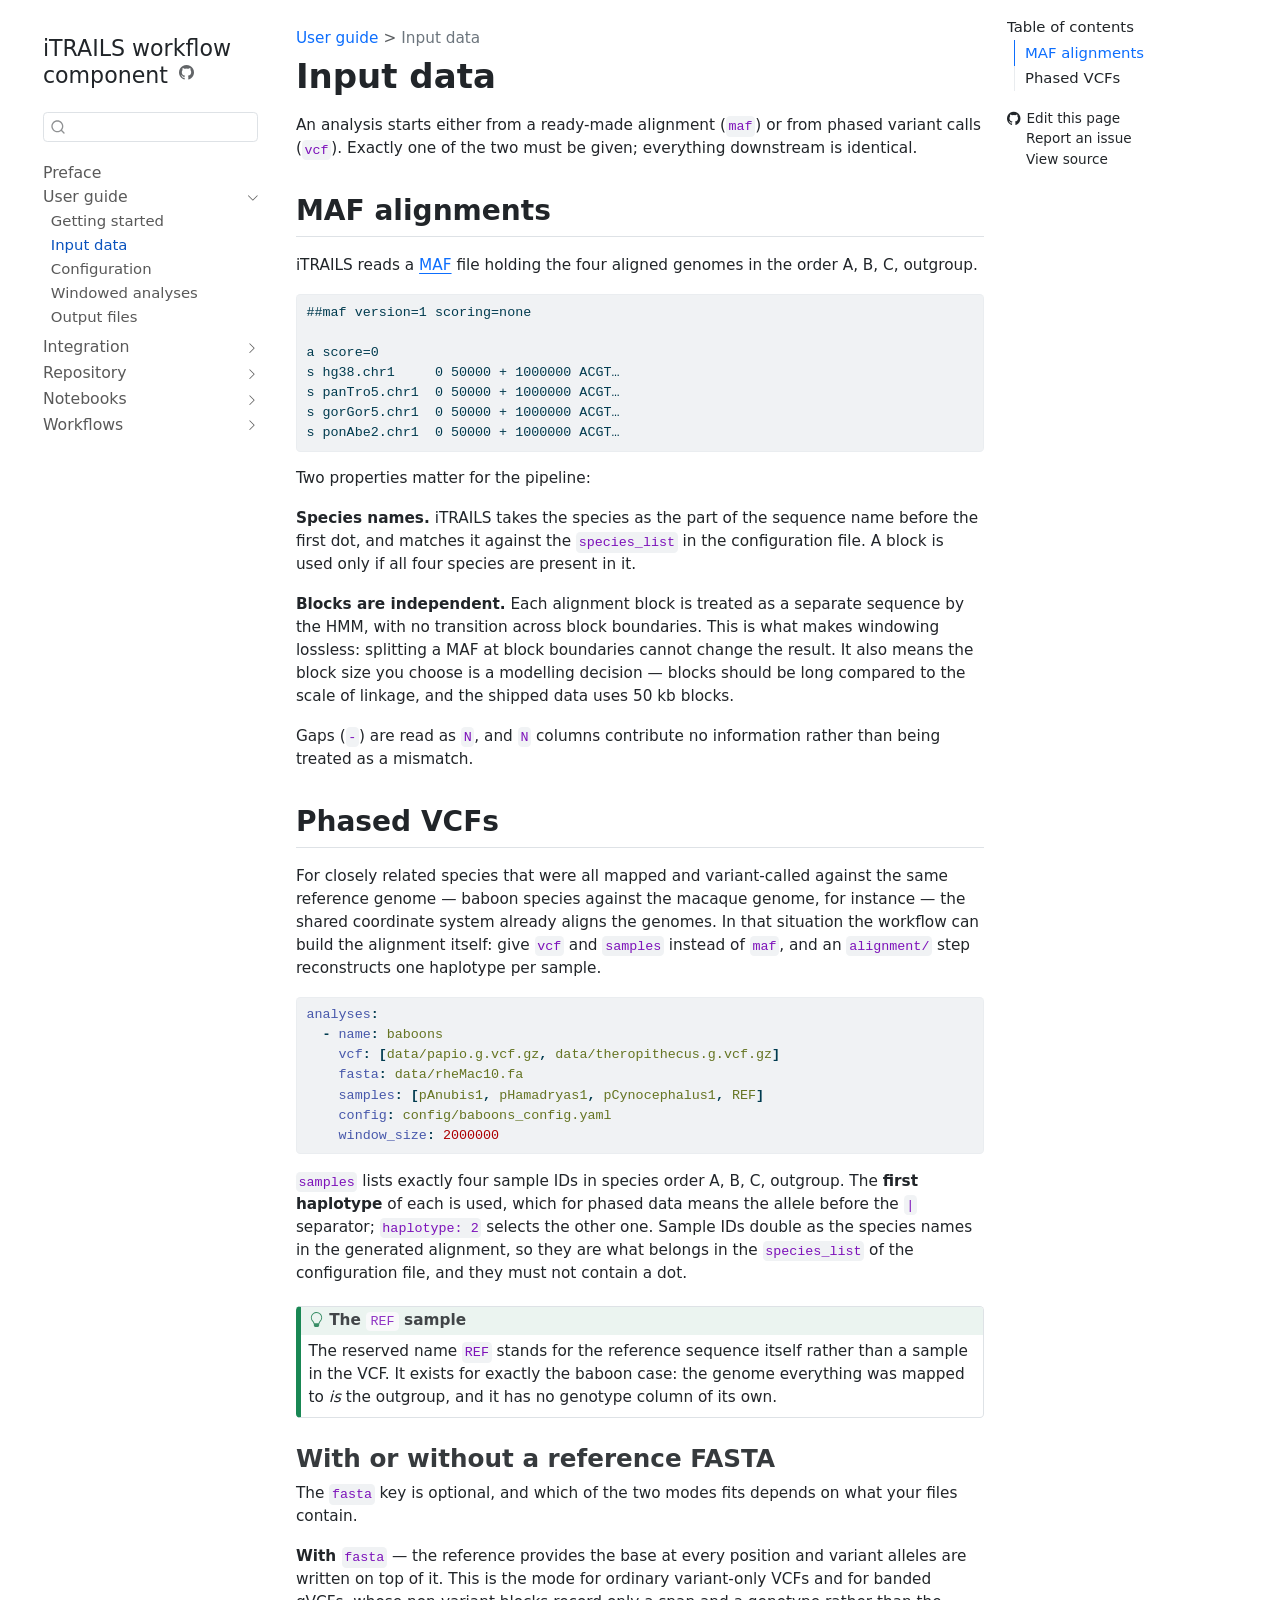
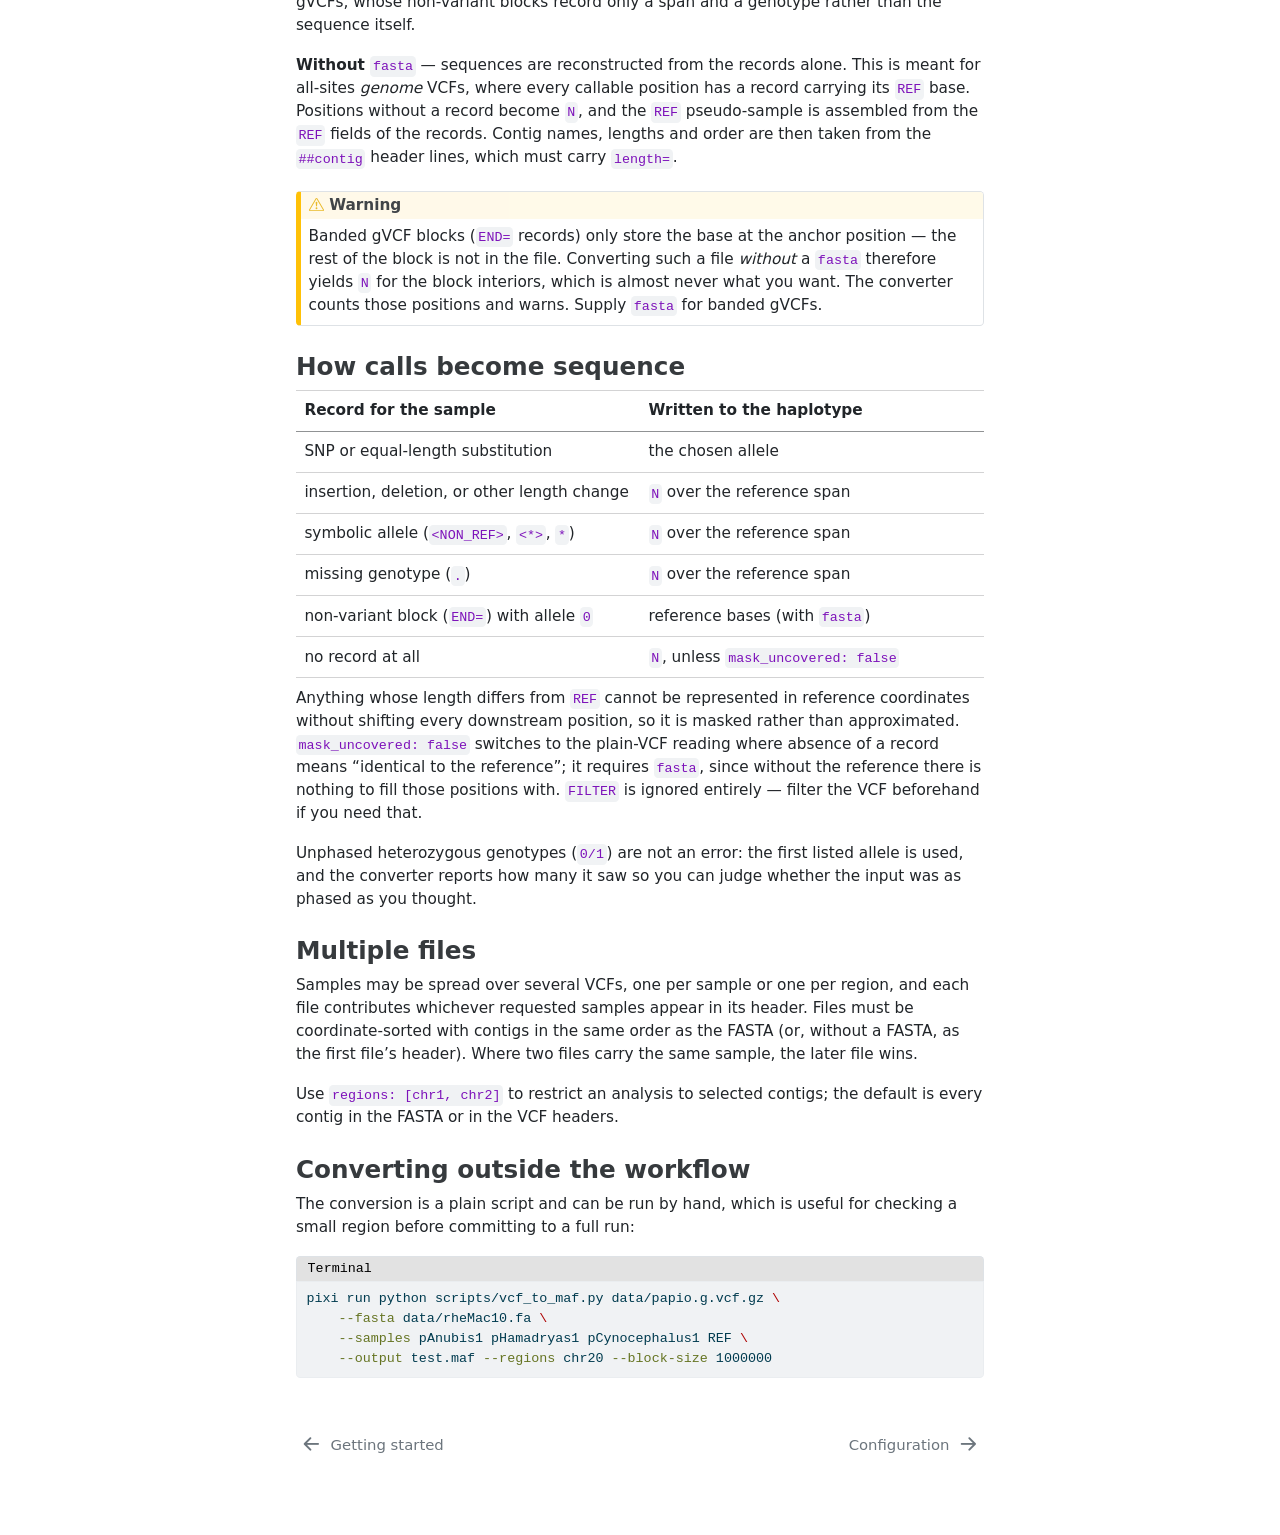
<file: docs/input.html>
<!DOCTYPE html>
<html xmlns="http://www.w3.org/1999/xhtml" lang="en" xml:lang="en"><head>

<meta charset="utf-8">
<meta name="generator" content="quarto-1.9.38">

<meta name="viewport" content="width=device-width, initial-scale=1.0, user-scalable=yes">


<title>Input data – iTRAILS workflow component</title>
<style>
/* Default styles provided by pandoc.
** See https://pandoc.org/MANUAL.html#variables-for-html for config info.
*/
code{white-space: pre-wrap;}
span.smallcaps{font-variant: small-caps;}
div.columns{display: flex; gap: min(4vw, 1.5em);}
div.column{flex: auto; overflow-x: auto;}
div.hanging-indent{margin-left: 1.5em; text-indent: -1.5em;}
ul.task-list{list-style: none;}
ul.task-list li input[type="checkbox"] {
  width: 0.8em;
  margin: 0 0.8em 0.2em -1em; /* quarto-specific, see https://github.com/quarto-dev/quarto-cli/issues/4556 */ 
  vertical-align: middle;
}
/* CSS for syntax highlighting */
html { -webkit-text-size-adjust: 100%; }
pre > code.sourceCode { white-space: pre; position: relative; }
pre > code.sourceCode > span { display: inline-block; line-height: 1.25; }
pre > code.sourceCode > span:empty { height: 1.2em; }
.sourceCode { overflow: visible; }
code.sourceCode > span { color: inherit; text-decoration: inherit; }
div.sourceCode { margin: 1em 0; }
pre.sourceCode { margin: 0; }
@media screen {
div.sourceCode { overflow: auto; }
}
@media print {
pre > code.sourceCode { white-space: pre-wrap; }
pre > code.sourceCode > span { text-indent: -5em; padding-left: 5em; }
}
pre.numberSource code
  { counter-reset: source-line 0; }
pre.numberSource code > span
  { position: relative; left: -4em; counter-increment: source-line; }
pre.numberSource code > span > a:first-child::before
  { content: counter(source-line);
    position: relative; left: -1em; text-align: right; vertical-align: baseline;
    border: none; display: inline-block;
    -webkit-touch-callout: none; -webkit-user-select: none;
    -khtml-user-select: none; -moz-user-select: none;
    -ms-user-select: none; user-select: none;
    padding: 0 4px; width: 4em;
  }
pre.numberSource { margin-left: 3em;  padding-left: 4px; }
div.sourceCode
  {   }
@media screen {
pre > code.sourceCode > span > a:first-child::before { text-decoration: underline; }
}
</style>


<script src="../site_libs/quarto-nav/quarto-nav.js"></script>
<script src="../site_libs/quarto-nav/headroom.min.js"></script>
<script src="../site_libs/clipboard/clipboard.min.js"></script>
<script src="../site_libs/quarto-search/autocomplete.umd.js"></script>
<script src="../site_libs/quarto-search/fuse.min.js"></script>
<script src="../site_libs/quarto-search/quarto-search.js"></script>
<meta name="quarto:offset" content="../">
<link href="../docs/configuration.html" rel="next">
<link href="../docs/getting-started.html" rel="prev">
<script src="../site_libs/quarto-html/quarto.js" type="module"></script>
<script src="../site_libs/quarto-html/tabsets/tabsets.js" type="module"></script>
<script src="../site_libs/quarto-html/popper.min.js"></script>
<script src="../site_libs/quarto-html/tippy.umd.min.js"></script>
<script src="../site_libs/quarto-html/anchor.min.js"></script>
<link href="../site_libs/quarto-html/tippy.css" rel="stylesheet">
<link href="../site_libs/quarto-html/quarto-syntax-highlighting-15634bcf2e68342d4ad2dfa704d543f6.css" rel="stylesheet" id="quarto-text-highlighting-styles">
<script src="../site_libs/bootstrap/bootstrap.min.js"></script>
<link href="../site_libs/bootstrap/bootstrap-icons.css" rel="stylesheet">
<link href="../site_libs/bootstrap/bootstrap-5c70efdc3aba61fcdf3e9b5a2958e336.min.css" rel="stylesheet" append-hash="true" id="quarto-bootstrap" data-mode="light">
<script id="quarto-search-options" type="application/json">{
  "location": "sidebar",
  "copy-button": false,
  "collapse-after": 3,
  "panel-placement": "start",
  "type": "textbox",
  "limit": 50,
  "keyboard-shortcut": [
    "f",
    "/",
    "s"
  ],
  "show-item-context": false,
  "language": {
    "search-no-results-text": "No results",
    "search-matching-documents-text": "matching documents",
    "search-copy-link-title": "Copy link to search",
    "search-hide-matches-text": "Hide additional matches",
    "search-more-match-text": "more match in this document",
    "search-more-matches-text": "more matches in this document",
    "search-clear-button-title": "Clear",
    "search-text-placeholder": "",
    "search-detached-cancel-button-title": "Cancel",
    "search-submit-button-title": "Submit",
    "search-label": "Search"
  }
}</script>
<script async="" src="https://hypothes.is/embed.js"></script>
<script>
  window.document.addEventListener("DOMContentLoaded", function (_event) {
    document.body.classList.add('hypothesis-enabled');
  });
</script>


</head>

<body class="nav-sidebar floating quarto-light">

<div id="quarto-search-results"></div>
  <header id="quarto-header" class="headroom fixed-top">
  <nav class="quarto-secondary-nav">
    <div class="container-fluid d-flex">
      <button type="button" class="quarto-btn-toggle btn" data-bs-toggle="collapse" role="button" data-bs-target=".quarto-sidebar-collapse-item" aria-controls="quarto-sidebar" aria-expanded="false" aria-label="Toggle sidebar navigation" onclick="if (window.quartoToggleHeadroom) { window.quartoToggleHeadroom(); }">
        <i class="bi bi-layout-text-sidebar-reverse"></i>
      </button>
        <nav class="quarto-page-breadcrumbs" aria-label="breadcrumb"><ol class="breadcrumb"><li class="breadcrumb-item"><a href="../docs/getting-started.html">User guide</a></li><li class="breadcrumb-item"><a href="../docs/input.html"><span class="chapter-title">Input data</span></a></li></ol></nav>
        <a class="flex-grow-1" role="navigation" data-bs-toggle="collapse" data-bs-target=".quarto-sidebar-collapse-item" aria-controls="quarto-sidebar" aria-expanded="false" aria-label="Toggle sidebar navigation" onclick="if (window.quartoToggleHeadroom) { window.quartoToggleHeadroom(); }">      
        </a>
      <button type="button" class="btn quarto-search-button" aria-label="Search" onclick="window.quartoOpenSearch();">
        <i class="bi bi-search"></i>
      </button>
    </div>
  </nav>
</header>
<!-- content -->
<div id="quarto-content" class="quarto-container page-columns page-rows-contents page-layout-article">
<!-- sidebar -->
  <nav id="quarto-sidebar" class="sidebar collapse collapse-horizontal quarto-sidebar-collapse-item sidebar-navigation floating overflow-auto">
    <div class="pt-lg-2 mt-2 text-left sidebar-header">
    <div class="sidebar-title mb-0 py-0">
      <a href="../">iTRAILS workflow component</a> 
        <div class="sidebar-tools-main">
    <a href="https://github.com/munch-group/itrails" title="Source Code" class="quarto-navigation-tool px-1" aria-label="Source Code"><i class="bi bi-github"></i></a>
</div>
    </div>
      </div>
        <div class="mt-2 flex-shrink-0 align-items-center">
        <div class="sidebar-search">
        <div id="quarto-search" class="" title="Search"></div>
        </div>
        </div>
    <div class="sidebar-menu-container"> 
    <ul class="list-unstyled mt-1">
        <li class="sidebar-item">
  <div class="sidebar-item-container"> 
  <a href="../index.html" class="sidebar-item-text sidebar-link">
 <span class="menu-text">Preface</span></a>
  </div>
</li>
        <li class="sidebar-item sidebar-item-section">
      <div class="sidebar-item-container"> 
            <a class="sidebar-item-text sidebar-link text-start" data-bs-toggle="collapse" data-bs-target="#quarto-sidebar-section-1" role="navigation" aria-expanded="true">
 <span class="menu-text">User guide</span></a>
          <a class="sidebar-item-toggle text-start" data-bs-toggle="collapse" data-bs-target="#quarto-sidebar-section-1" role="navigation" aria-expanded="true" aria-label="Toggle section">
            <i class="bi bi-chevron-right ms-2"></i>
          </a> 
      </div>
      <ul id="quarto-sidebar-section-1" class="collapse list-unstyled sidebar-section depth1 show">  
          <li class="sidebar-item">
  <div class="sidebar-item-container"> 
  <a href="../docs/getting-started.html" class="sidebar-item-text sidebar-link"><span class="chapter-title">Getting started</span></a>
  </div>
</li>
          <li class="sidebar-item">
  <div class="sidebar-item-container"> 
  <a href="../docs/input.html" class="sidebar-item-text sidebar-link active"><span class="chapter-title">Input data</span></a>
  </div>
</li>
          <li class="sidebar-item">
  <div class="sidebar-item-container"> 
  <a href="../docs/configuration.html" class="sidebar-item-text sidebar-link"><span class="chapter-title">Configuration</span></a>
  </div>
</li>
          <li class="sidebar-item">
  <div class="sidebar-item-container"> 
  <a href="../docs/windowing.html" class="sidebar-item-text sidebar-link"><span class="chapter-title">Windowed analyses</span></a>
  </div>
</li>
          <li class="sidebar-item">
  <div class="sidebar-item-container"> 
  <a href="../docs/outputs.html" class="sidebar-item-text sidebar-link"><span class="chapter-title">Output files</span></a>
  </div>
</li>
      </ul>
  </li>
        <li class="sidebar-item sidebar-item-section">
      <div class="sidebar-item-container"> 
            <a class="sidebar-item-text sidebar-link text-start collapsed" data-bs-toggle="collapse" data-bs-target="#quarto-sidebar-section-2" role="navigation" aria-expanded="false">
 <span class="menu-text">Integration</span></a>
          <a class="sidebar-item-toggle text-start collapsed" data-bs-toggle="collapse" data-bs-target="#quarto-sidebar-section-2" role="navigation" aria-expanded="false" aria-label="Toggle section">
            <i class="bi bi-chevron-right ms-2"></i>
          </a> 
      </div>
      <ul id="quarto-sidebar-section-2" class="collapse list-unstyled sidebar-section depth1 ">  
          <li class="sidebar-item">
  <div class="sidebar-item-container"> 
  <a href="../docs/submodule.html" class="sidebar-item-text sidebar-link"><span class="chapter-title">Use as a submodule</span></a>
  </div>
</li>
      </ul>
  </li>
        <li class="sidebar-item sidebar-item-section">
      <div class="sidebar-item-container"> 
            <a class="sidebar-item-text sidebar-link text-start collapsed" data-bs-toggle="collapse" data-bs-target="#quarto-sidebar-section-3" role="navigation" aria-expanded="false">
 <span class="menu-text">Repository</span></a>
          <a class="sidebar-item-toggle text-start collapsed" data-bs-toggle="collapse" data-bs-target="#quarto-sidebar-section-3" role="navigation" aria-expanded="false" aria-label="Toggle section">
            <i class="bi bi-chevron-right ms-2"></i>
          </a> 
      </div>
      <ul id="quarto-sidebar-section-3" class="collapse list-unstyled sidebar-section depth1 ">  
          <li class="sidebar-item">
  <div class="sidebar-item-container"> 
  <a href="../docs/website.html" class="sidebar-item-text sidebar-link"><span class="chapter-title">The documentation website</span></a>
  </div>
</li>
      </ul>
  </li>
        <li class="sidebar-item sidebar-item-section">
      <div class="sidebar-item-container"> 
            <a class="sidebar-item-text sidebar-link text-start collapsed" data-bs-toggle="collapse" data-bs-target="#quarto-sidebar-section-4" role="navigation" aria-expanded="false">
 <span class="menu-text">Notebooks</span></a>
          <a class="sidebar-item-toggle text-start collapsed" data-bs-toggle="collapse" data-bs-target="#quarto-sidebar-section-4" role="navigation" aria-expanded="false" aria-label="Toggle section">
            <i class="bi bi-chevron-right ms-2"></i>
          </a> 
      </div>
      <ul id="quarto-sidebar-section-4" class="collapse list-unstyled sidebar-section depth1 ">  
          <li class="sidebar-item">
  <div class="sidebar-item-container"> 
  <a href="../notebooks/example.html" class="sidebar-item-text sidebar-link"><span class="chapter-title">iTRAILS results</span></a>
  </div>
</li>
      </ul>
  </li>
        <li class="sidebar-item sidebar-item-section">
      <div class="sidebar-item-container"> 
            <a class="sidebar-item-text sidebar-link text-start collapsed" data-bs-toggle="collapse" data-bs-target="#quarto-sidebar-section-5" role="navigation" aria-expanded="false">
 <span class="menu-text">Workflows</span></a>
          <a class="sidebar-item-toggle text-start collapsed" data-bs-toggle="collapse" data-bs-target="#quarto-sidebar-section-5" role="navigation" aria-expanded="false" aria-label="Toggle section">
            <i class="bi bi-chevron-right ms-2"></i>
          </a> 
      </div>
      <ul id="quarto-sidebar-section-5" class="collapse list-unstyled sidebar-section depth1 ">  
          <li class="sidebar-item">
  <div class="sidebar-item-container"> 
  <a href="../workflow.html" class="sidebar-item-text sidebar-link"><span class="chapter-title">GWF workflow</span></a>
  </div>
</li>
      </ul>
  </li>
    </ul>
    </div>
</nav>
<div id="quarto-sidebar-glass" class="quarto-sidebar-collapse-item" data-bs-toggle="collapse" data-bs-target=".quarto-sidebar-collapse-item"></div>
<!-- margin-sidebar -->
    <div id="quarto-margin-sidebar" class="sidebar margin-sidebar">
        <nav id="TOC" role="doc-toc" class="toc-active">
    <h2 id="toc-title">Table of contents</h2>
   
  <ul class="collapse">
  <li><a href="#maf-alignments" id="toc-maf-alignments" class="nav-link active" data-scroll-target="#maf-alignments">MAF alignments</a></li>
  <li><a href="#phased-vcfs" id="toc-phased-vcfs" class="nav-link" data-scroll-target="#phased-vcfs">Phased VCFs</a></li>
  </ul>
<div class="toc-actions"><ul class="collapse"><li><a href="https://github.com/munch-group/itrails/edit/main/docs/input.qmd" class="toc-action"><i class="bi bi-github"></i>Edit this page</a></li><li><a href="https://github.com/munch-group/itrails/issues/new" class="toc-action"><i class="bi empty"></i>Report an issue</a></li><li><a href="https://github.com/munch-group/itrails/blob/main/docs/input.qmd" class="toc-action"><i class="bi empty"></i>View source</a></li></ul></div></nav>
    </div>
<!-- main -->
<main class="content" id="quarto-document-content">

<header id="title-block-header" class="quarto-title-block default"><nav class="quarto-page-breadcrumbs quarto-title-breadcrumbs d-none d-lg-block" aria-label="breadcrumb"><ol class="breadcrumb"><li class="breadcrumb-item"><a href="../docs/getting-started.html">User guide</a></li><li class="breadcrumb-item"><a href="../docs/input.html"><span class="chapter-title">Input data</span></a></li></ol></nav>
<div class="quarto-title">
<h1 class="title"><span class="chapter-title">Input data</span></h1>
</div>



<div class="quarto-title-meta">

    
  
    
  </div>
  


</header>


<p>An analysis starts either from a ready-made alignment (<code>maf</code>) or from phased variant calls (<code>vcf</code>). Exactly one of the two must be given; everything downstream is identical.</p>
<section id="maf-alignments" class="level2">
<h2 class="anchored" data-anchor-id="maf-alignments">MAF alignments</h2>
<p>iTRAILS reads a <a href="https://genome.ucsc.edu/FAQ/FAQformat.html#format5">MAF</a> file holding the four aligned genomes in the order A, B, C, outgroup.</p>
<div class="code-copy-outer-scaffold"><div class="sourceCode" id="cb1"><pre class="sourceCode txt code-with-copy"><code class="sourceCode default"><span id="cb1-1"><a href="#cb1-1" aria-hidden="true" tabindex="-1"></a>##maf version=1 scoring=none</span>
<span id="cb1-2"><a href="#cb1-2" aria-hidden="true" tabindex="-1"></a></span>
<span id="cb1-3"><a href="#cb1-3" aria-hidden="true" tabindex="-1"></a>a score=0</span>
<span id="cb1-4"><a href="#cb1-4" aria-hidden="true" tabindex="-1"></a>s hg38.chr1     0 50000 + 1000000 ACGT…</span>
<span id="cb1-5"><a href="#cb1-5" aria-hidden="true" tabindex="-1"></a>s panTro5.chr1  0 50000 + 1000000 ACGT…</span>
<span id="cb1-6"><a href="#cb1-6" aria-hidden="true" tabindex="-1"></a>s gorGor5.chr1  0 50000 + 1000000 ACGT…</span>
<span id="cb1-7"><a href="#cb1-7" aria-hidden="true" tabindex="-1"></a>s ponAbe2.chr1  0 50000 + 1000000 ACGT…</span></code></pre></div><button title="Copy to Clipboard" class="code-copy-button"><i class="bi"></i></button></div>
<p>Two properties matter for the pipeline:</p>
<p><strong>Species names.</strong> iTRAILS takes the species as the part of the sequence name before the first dot, and matches it against the <code>species_list</code> in the configuration file. A block is used only if all four species are present in it.</p>
<p><strong>Blocks are independent.</strong> Each alignment block is treated as a separate sequence by the HMM, with no transition across block boundaries. This is what makes windowing lossless: splitting a MAF at block boundaries cannot change the result. It also means the block size you choose is a modelling decision — blocks should be long compared to the scale of linkage, and the shipped data uses 50 kb blocks.</p>
<p>Gaps (<code>-</code>) are read as <code>N</code>, and <code>N</code> columns contribute no information rather than being treated as a mismatch.</p>
</section>
<section id="phased-vcfs" class="level2">
<h2 class="anchored" data-anchor-id="phased-vcfs">Phased VCFs</h2>
<p>For closely related species that were all mapped and variant-called against the same reference genome — baboon species against the macaque genome, for instance — the shared coordinate system already aligns the genomes. In that situation the workflow can build the alignment itself: give <code>vcf</code> and <code>samples</code> instead of <code>maf</code>, and an <code>alignment/</code> step reconstructs one haplotype per sample.</p>
<div class="code-copy-outer-scaffold"><div class="sourceCode" id="cb2"><pre class="sourceCode yaml code-with-copy"><code class="sourceCode yaml"><span id="cb2-1"><a href="#cb2-1" aria-hidden="true" tabindex="-1"></a><span class="fu">analyses</span><span class="kw">:</span></span>
<span id="cb2-2"><a href="#cb2-2" aria-hidden="true" tabindex="-1"></a><span class="at">  </span><span class="kw">-</span><span class="at"> </span><span class="fu">name</span><span class="kw">:</span><span class="at"> baboons</span></span>
<span id="cb2-3"><a href="#cb2-3" aria-hidden="true" tabindex="-1"></a><span class="at">    </span><span class="fu">vcf</span><span class="kw">:</span><span class="at"> </span><span class="kw">[</span><span class="at">data/papio.g.vcf.gz</span><span class="kw">,</span><span class="at"> data/theropithecus.g.vcf.gz</span><span class="kw">]</span></span>
<span id="cb2-4"><a href="#cb2-4" aria-hidden="true" tabindex="-1"></a><span class="at">    </span><span class="fu">fasta</span><span class="kw">:</span><span class="at"> data/rheMac10.fa</span></span>
<span id="cb2-5"><a href="#cb2-5" aria-hidden="true" tabindex="-1"></a><span class="at">    </span><span class="fu">samples</span><span class="kw">:</span><span class="at"> </span><span class="kw">[</span><span class="at">pAnubis1</span><span class="kw">,</span><span class="at"> pHamadryas1</span><span class="kw">,</span><span class="at"> pCynocephalus1</span><span class="kw">,</span><span class="at"> REF</span><span class="kw">]</span></span>
<span id="cb2-6"><a href="#cb2-6" aria-hidden="true" tabindex="-1"></a><span class="at">    </span><span class="fu">config</span><span class="kw">:</span><span class="at"> config/baboons_config.yaml</span></span>
<span id="cb2-7"><a href="#cb2-7" aria-hidden="true" tabindex="-1"></a><span class="at">    </span><span class="fu">window_size</span><span class="kw">:</span><span class="at"> </span><span class="dv">2000000</span></span></code></pre></div><button title="Copy to Clipboard" class="code-copy-button"><i class="bi"></i></button></div>
<p><code>samples</code> lists exactly four sample IDs in species order A, B, C, outgroup. The <strong>first haplotype</strong> of each is used, which for phased data means the allele before the <code>|</code> separator; <code>haplotype: 2</code> selects the other one. Sample IDs double as the species names in the generated alignment, so they are what belongs in the <code>species_list</code> of the configuration file, and they must not contain a dot.</p>
<div class="callout callout-style-default callout-tip callout-titled">
<div class="callout-header d-flex align-content-center">
<div class="callout-icon-container">
<i class="callout-icon"></i>
</div>
<div class="callout-title-container flex-fill">
<span class="screen-reader-only">Tip</span>The <code>REF</code> sample
</div>
</div>
<div class="callout-body-container callout-body">
<p>The reserved name <code>REF</code> stands for the reference sequence itself rather than a sample in the VCF. It exists for exactly the baboon case: the genome everything was mapped to <em>is</em> the outgroup, and it has no genotype column of its own.</p>
</div>
</div>
<section id="with-or-without-a-reference-fasta" class="level3">
<h3 class="anchored" data-anchor-id="with-or-without-a-reference-fasta">With or without a reference FASTA</h3>
<p>The <code>fasta</code> key is optional, and which of the two modes fits depends on what your files contain.</p>
<p><strong>With <code>fasta</code></strong> — the reference provides the base at every position and variant alleles are written on top of it. This is the mode for ordinary variant-only VCFs and for banded gVCFs, whose non-variant blocks record only a span and a genotype rather than the sequence itself.</p>
<p><strong>Without <code>fasta</code></strong> — sequences are reconstructed from the records alone. This is meant for all-sites <em>genome</em> VCFs, where every callable position has a record carrying its <code>REF</code> base. Positions without a record become <code>N</code>, and the <code>REF</code> pseudo-sample is assembled from the <code>REF</code> fields of the records. Contig names, lengths and order are then taken from the <code>##contig</code> header lines, which must carry <code>length=</code>.</p>
<div class="callout callout-style-default callout-warning callout-titled">
<div class="callout-header d-flex align-content-center">
<div class="callout-icon-container">
<i class="callout-icon"></i>
</div>
<div class="callout-title-container flex-fill">
Warning
</div>
</div>
<div class="callout-body-container callout-body">
<p>Banded gVCF blocks (<code>END=</code> records) only store the base at the anchor position — the rest of the block is not in the file. Converting such a file <em>without</em> a <code>fasta</code> therefore yields <code>N</code> for the block interiors, which is almost never what you want. The converter counts those positions and warns. Supply <code>fasta</code> for banded gVCFs.</p>
</div>
</div>
</section>
<section id="how-calls-become-sequence" class="level3">
<h3 class="anchored" data-anchor-id="how-calls-become-sequence">How calls become sequence</h3>
<table class="caption-top table">
<colgroup>
<col style="width: 50%">
<col style="width: 50%">
</colgroup>
<thead>
<tr class="header">
<th style="text-align: left;">Record for the sample</th>
<th style="text-align: left;">Written to the haplotype</th>
</tr>
</thead>
<tbody>
<tr class="odd">
<td style="text-align: left;">SNP or equal-length substitution</td>
<td style="text-align: left;">the chosen allele</td>
</tr>
<tr class="even">
<td style="text-align: left;">insertion, deletion, or other length change</td>
<td style="text-align: left;"><code>N</code> over the reference span</td>
</tr>
<tr class="odd">
<td style="text-align: left;">symbolic allele (<code>&lt;NON_REF&gt;</code>, <code>&lt;*&gt;</code>, <code>*</code>)</td>
<td style="text-align: left;"><code>N</code> over the reference span</td>
</tr>
<tr class="even">
<td style="text-align: left;">missing genotype (<code>.</code>)</td>
<td style="text-align: left;"><code>N</code> over the reference span</td>
</tr>
<tr class="odd">
<td style="text-align: left;">non-variant block (<code>END=</code>) with allele <code>0</code></td>
<td style="text-align: left;">reference bases (with <code>fasta</code>)</td>
</tr>
<tr class="even">
<td style="text-align: left;">no record at all</td>
<td style="text-align: left;"><code>N</code>, unless <code>mask_uncovered: false</code></td>
</tr>
</tbody>
</table>
<p>Anything whose length differs from <code>REF</code> cannot be represented in reference coordinates without shifting every downstream position, so it is masked rather than approximated. <code>mask_uncovered: false</code> switches to the plain-VCF reading where absence of a record means “identical to the reference”; it requires <code>fasta</code>, since without the reference there is nothing to fill those positions with. <code>FILTER</code> is ignored entirely — filter the VCF beforehand if you need that.</p>
<p>Unphased heterozygous genotypes (<code>0/1</code>) are not an error: the first listed allele is used, and the converter reports how many it saw so you can judge whether the input was as phased as you thought.</p>
</section>
<section id="multiple-files" class="level3">
<h3 class="anchored" data-anchor-id="multiple-files">Multiple files</h3>
<p>Samples may be spread over several VCFs, one per sample or one per region, and each file contributes whichever requested samples appear in its header. Files must be coordinate-sorted with contigs in the same order as the FASTA (or, without a FASTA, as the first file’s header). Where two files carry the same sample, the later file wins.</p>
<p>Use <code>regions: [chr1, chr2]</code> to restrict an analysis to selected contigs; the default is every contig in the FASTA or in the VCF headers.</p>
</section>
<section id="converting-outside-the-workflow" class="level3">
<h3 class="anchored" data-anchor-id="converting-outside-the-workflow">Converting outside the workflow</h3>
<p>The conversion is a plain script and can be run by hand, which is useful for checking a small region before committing to a full run:</p>
<div class="code-with-filename">
<div class="code-with-filename-file">
<pre><strong>Terminal</strong></pre>
</div>
<div class="code-copy-outer-scaffold"><div class="sourceCode" id="cb3" data-filename="Terminal"><pre class="sourceCode bash code-with-copy"><code class="sourceCode bash"><span id="cb3-1"><a href="#cb3-1" aria-hidden="true" tabindex="-1"></a><span class="ex">pixi</span> run python scripts/vcf_to_maf.py data/papio.g.vcf.gz <span class="dt">\</span></span>
<span id="cb3-2"><a href="#cb3-2" aria-hidden="true" tabindex="-1"></a>    <span class="at">--fasta</span> data/rheMac10.fa <span class="dt">\</span></span>
<span id="cb3-3"><a href="#cb3-3" aria-hidden="true" tabindex="-1"></a>    <span class="at">--samples</span> pAnubis1 pHamadryas1 pCynocephalus1 REF <span class="dt">\</span></span>
<span id="cb3-4"><a href="#cb3-4" aria-hidden="true" tabindex="-1"></a>    <span class="at">--output</span> test.maf <span class="at">--regions</span> chr20 <span class="at">--block-size</span> 1000000</span></code></pre></div><button title="Copy to Clipboard" class="code-copy-button"><i class="bi"></i></button></div>
</div>


</section>
</section>

</main> <!-- /main -->
<script id="quarto-html-after-body" type="application/javascript">
  window.document.addEventListener("DOMContentLoaded", function (event) {
    const icon = "";
    const anchorJS = new window.AnchorJS();
    anchorJS.options = {
      placement: 'right',
      icon: icon
    };
    anchorJS.add('.anchored');
    const isCodeAnnotation = (el) => {
      for (const clz of el.classList) {
        if (clz.startsWith('code-annotation-')) {                     
          return true;
        }
      }
      return false;
    }
    const onCopySuccess = function(e) {
      // button target
      const button = e.trigger;
      // don't keep focus
      button.blur();
      // flash "checked"
      button.classList.add('code-copy-button-checked');
      var currentTitle = button.getAttribute("title");
      button.setAttribute("title", "Copied!");
      let tooltip;
      if (window.bootstrap) {
        button.setAttribute("data-bs-toggle", "tooltip");
        button.setAttribute("data-bs-placement", "left");
        button.setAttribute("data-bs-title", "Copied!");
        tooltip = new bootstrap.Tooltip(button, 
          { trigger: "manual", 
            customClass: "code-copy-button-tooltip",
            offset: [0, -8]});
        tooltip.show();    
      }
      setTimeout(function() {
        if (tooltip) {
          tooltip.hide();
          button.removeAttribute("data-bs-title");
          button.removeAttribute("data-bs-toggle");
          button.removeAttribute("data-bs-placement");
        }
        button.setAttribute("title", currentTitle);
        button.classList.remove('code-copy-button-checked');
      }, 1000);
      // clear code selection
      e.clearSelection();
    }
    const getTextToCopy = function(trigger) {
      const outerScaffold = trigger.parentElement.cloneNode(true);
      const codeEl = outerScaffold.querySelector('code');
      for (const childEl of codeEl.children) {
        if (isCodeAnnotation(childEl)) {
          childEl.remove();
        }
      }
      return codeEl.innerText;
    }
    const clipboard = new window.ClipboardJS('.code-copy-button:not([data-in-quarto-modal])', {
      text: getTextToCopy
    });
    clipboard.on('success', onCopySuccess);
    if (window.document.getElementById('quarto-embedded-source-code-modal')) {
      const clipboardModal = new window.ClipboardJS('.code-copy-button[data-in-quarto-modal]', {
        text: getTextToCopy,
        container: window.document.getElementById('quarto-embedded-source-code-modal')
      });
      clipboardModal.on('success', onCopySuccess);
    }
      var localhostRegex = new RegExp(/^(?:http|https):\/\/localhost\:?[0-9]*\//);
      var mailtoRegex = new RegExp(/^mailto:/);
        var filterRegex = new RegExp('/' + window.location.host + '/');
      var isInternal = (href) => {
          return filterRegex.test(href) || localhostRegex.test(href) || mailtoRegex.test(href);
      }
      // Inspect non-navigation links and adorn them if external
     var links = window.document.querySelectorAll('a[href]:not(.nav-link):not(.navbar-brand):not(.toc-action):not(.sidebar-link):not(.sidebar-item-toggle):not(.pagination-link):not(.no-external):not([aria-hidden]):not(.dropdown-item):not(.quarto-navigation-tool):not(.about-link)');
      for (var i=0; i<links.length; i++) {
        const link = links[i];
        if (!isInternal(link.href)) {
          // undo the damage that might have been done by quarto-nav.js in the case of
          // links that we want to consider external
          if (link.dataset.originalHref !== undefined) {
            link.href = link.dataset.originalHref;
          }
        }
      }
    function tippyHover(el, contentFn, onTriggerFn, onUntriggerFn) {
      const config = {
        allowHTML: true,
        maxWidth: 500,
        delay: 100,
        arrow: false,
        appendTo: function(el) {
            return el.parentElement;
        },
        interactive: true,
        interactiveBorder: 10,
        theme: 'quarto',
        placement: 'bottom-start',
      };
      if (contentFn) {
        config.content = contentFn;
      }
      if (onTriggerFn) {
        config.onTrigger = onTriggerFn;
      }
      if (onUntriggerFn) {
        config.onUntrigger = onUntriggerFn;
      }
      window.tippy(el, config); 
    }
    const noterefs = window.document.querySelectorAll('a[role="doc-noteref"]');
    for (var i=0; i<noterefs.length; i++) {
      const ref = noterefs[i];
      tippyHover(ref, function() {
        // use id or data attribute instead here
        let href = ref.getAttribute('data-footnote-href') || ref.getAttribute('href');
        try { href = new URL(href).hash; } catch {}
        const id = href.replace(/^#\/?/, "");
        const note = window.document.getElementById(id);
        if (note) {
          return note.innerHTML;
        } else {
          return "";
        }
      });
    }
    const xrefs = window.document.querySelectorAll('a.quarto-xref');
    const processXRef = (id, note) => {
      // Strip column container classes
      const stripColumnClz = (el) => {
        el.classList.remove("page-full", "page-columns");
        if (el.children) {
          for (const child of el.children) {
            stripColumnClz(child);
          }
        }
      }
      stripColumnClz(note)
      if (id === null || id.startsWith('sec-')) {
        // Special case sections, only their first couple elements
        const container = document.createElement("div");
        if (note.children && note.children.length > 2) {
          container.appendChild(note.children[0].cloneNode(true));
          for (let i = 1; i < note.children.length; i++) {
            const child = note.children[i];
            if (child.tagName === "P" && child.innerText === "") {
              continue;
            } else {
              container.appendChild(child.cloneNode(true));
              break;
            }
          }
          if (window.Quarto?.typesetMath) {
            window.Quarto.typesetMath(container);
          }
          return container.innerHTML
        } else {
          if (window.Quarto?.typesetMath) {
            window.Quarto.typesetMath(note);
          }
          return note.innerHTML;
        }
      } else {
        // Remove any anchor links if they are present
        const anchorLink = note.querySelector('a.anchorjs-link');
        if (anchorLink) {
          anchorLink.remove();
        }
        if (window.Quarto?.typesetMath) {
          window.Quarto.typesetMath(note);
        }
        if (note.classList.contains("callout")) {
          return note.outerHTML;
        } else {
          return note.innerHTML;
        }
      }
    }
    for (var i=0; i<xrefs.length; i++) {
      const xref = xrefs[i];
      tippyHover(xref, undefined, function(instance) {
        instance.disable();
        let url = xref.getAttribute('href');
        let hash = undefined; 
        if (url.startsWith('#')) {
          hash = url;
        } else {
          try { hash = new URL(url).hash; } catch {}
        }
        if (hash) {
          const id = hash.replace(/^#\/?/, "");
          const note = window.document.getElementById(id);
          if (note !== null) {
            try {
              const html = processXRef(id, note.cloneNode(true));
              instance.setContent(html);
            } finally {
              instance.enable();
              instance.show();
            }
          } else {
            // See if we can fetch this
            fetch(url.split('#')[0])
            .then(res => res.text())
            .then(html => {
              const parser = new DOMParser();
              const htmlDoc = parser.parseFromString(html, "text/html");
              const note = htmlDoc.getElementById(id);
              if (note !== null) {
                const html = processXRef(id, note);
                instance.setContent(html);
              } 
            }).finally(() => {
              instance.enable();
              instance.show();
            });
          }
        } else {
          // See if we can fetch a full url (with no hash to target)
          // This is a special case and we should probably do some content thinning / targeting
          fetch(url)
          .then(res => res.text())
          .then(html => {
            const parser = new DOMParser();
            const htmlDoc = parser.parseFromString(html, "text/html");
            const note = htmlDoc.querySelector('main.content');
            if (note !== null) {
              // This should only happen for chapter cross references
              // (since there is no id in the URL)
              // remove the first header
              if (note.children.length > 0 && note.children[0].tagName === "HEADER") {
                note.children[0].remove();
              }
              const html = processXRef(null, note);
              instance.setContent(html);
            } 
          }).finally(() => {
            instance.enable();
            instance.show();
          });
        }
      }, function(instance) {
      });
    }
        let selectedAnnoteEl;
        const selectorForAnnotation = ( cell, annotation) => {
          let cellAttr = 'data-code-cell="' + cell + '"';
          let lineAttr = 'data-code-annotation="' +  annotation + '"';
          const selector = 'span[' + cellAttr + '][' + lineAttr + ']';
          return selector;
        }
        const selectCodeLines = (annoteEl) => {
          const doc = window.document;
          const targetCell = annoteEl.getAttribute("data-target-cell");
          const targetAnnotation = annoteEl.getAttribute("data-target-annotation");
          const annoteSpan = window.document.querySelector(selectorForAnnotation(targetCell, targetAnnotation));
          const lines = annoteSpan.getAttribute("data-code-lines").split(",");
          const lineIds = lines.map((line) => {
            return targetCell + "-" + line;
          })
          let top = null;
          let height = null;
          let parent = null;
          if (lineIds.length > 0) {
              //compute the position of the single el (top and bottom and make a div)
              const el = window.document.getElementById(lineIds[0]);
              top = el.offsetTop;
              height = el.offsetHeight;
              parent = el.parentElement.parentElement;
            if (lineIds.length > 1) {
              const lastEl = window.document.getElementById(lineIds[lineIds.length - 1]);
              const bottom = lastEl.offsetTop + lastEl.offsetHeight;
              height = bottom - top;
            }
            if (top !== null && height !== null && parent !== null) {
              // cook up a div (if necessary) and position it 
              let div = window.document.getElementById("code-annotation-line-highlight");
              if (div === null) {
                div = window.document.createElement("div");
                div.setAttribute("id", "code-annotation-line-highlight");
                div.style.position = 'absolute';
                parent.appendChild(div);
              }
              div.style.top = top - 2 + "px";
              div.style.height = height + 4 + "px";
              div.style.left = 0;
              let gutterDiv = window.document.getElementById("code-annotation-line-highlight-gutter");
              if (gutterDiv === null) {
                gutterDiv = window.document.createElement("div");
                gutterDiv.setAttribute("id", "code-annotation-line-highlight-gutter");
                gutterDiv.style.position = 'absolute';
                const codeCell = window.document.getElementById(targetCell);
                const gutter = codeCell.querySelector('.code-annotation-gutter');
                gutter.appendChild(gutterDiv);
              }
              gutterDiv.style.top = top - 2 + "px";
              gutterDiv.style.height = height + 4 + "px";
            }
            selectedAnnoteEl = annoteEl;
          }
        };
        const unselectCodeLines = () => {
          const elementsIds = ["code-annotation-line-highlight", "code-annotation-line-highlight-gutter"];
          elementsIds.forEach((elId) => {
            const div = window.document.getElementById(elId);
            if (div) {
              div.remove();
            }
          });
          selectedAnnoteEl = undefined;
        };
          // Handle positioning of the toggle
      window.addEventListener(
        "resize",
        throttle(() => {
          elRect = undefined;
          if (selectedAnnoteEl) {
            selectCodeLines(selectedAnnoteEl);
          }
        }, 10)
      );
      function throttle(fn, ms) {
      let throttle = false;
      let timer;
        return (...args) => {
          if(!throttle) { // first call gets through
              fn.apply(this, args);
              throttle = true;
          } else { // all the others get throttled
              if(timer) clearTimeout(timer); // cancel #2
              timer = setTimeout(() => {
                fn.apply(this, args);
                timer = throttle = false;
              }, ms);
          }
        };
      }
        // Attach click handler to the DT
        const annoteDls = window.document.querySelectorAll('dt[data-target-cell]');
        for (const annoteDlNode of annoteDls) {
          annoteDlNode.addEventListener('click', (event) => {
            const clickedEl = event.target;
            if (clickedEl !== selectedAnnoteEl) {
              unselectCodeLines();
              const activeEl = window.document.querySelector('dt[data-target-cell].code-annotation-active');
              if (activeEl) {
                activeEl.classList.remove('code-annotation-active');
              }
              selectCodeLines(clickedEl);
              clickedEl.classList.add('code-annotation-active');
            } else {
              // Unselect the line
              unselectCodeLines();
              clickedEl.classList.remove('code-annotation-active');
            }
          });
        }
    const findCites = (el) => {
      const parentEl = el.parentElement;
      if (parentEl) {
        const cites = parentEl.dataset.cites;
        if (cites) {
          return {
            el,
            cites: cites.split(' ')
          };
        } else {
          return findCites(el.parentElement)
        }
      } else {
        return undefined;
      }
    };
    var bibliorefs = window.document.querySelectorAll('a[role="doc-biblioref"]');
    for (var i=0; i<bibliorefs.length; i++) {
      const ref = bibliorefs[i];
      const citeInfo = findCites(ref);
      if (citeInfo) {
        tippyHover(citeInfo.el, function() {
          var popup = window.document.createElement('div');
          citeInfo.cites.forEach(function(cite) {
            var citeDiv = window.document.createElement('div');
            citeDiv.classList.add('hanging-indent');
            citeDiv.classList.add('csl-entry');
            var biblioDiv = window.document.getElementById('ref-' + cite);
            if (biblioDiv) {
              citeDiv.innerHTML = biblioDiv.innerHTML;
            }
            popup.appendChild(citeDiv);
          });
          return popup.innerHTML;
        });
      }
    }
  });
  </script>
<nav class="page-navigation">
  <div class="nav-page nav-page-previous">
      <a href="../docs/getting-started.html" class="pagination-link" aria-label="Getting started">
        <i class="bi bi-arrow-left-short"></i> <span class="nav-page-text"><span class="chapter-title">Getting started</span></span>
      </a>          
  </div>
  <div class="nav-page nav-page-next">
      <a href="../docs/configuration.html" class="pagination-link" aria-label="Configuration">
        <span class="nav-page-text"><span class="chapter-title">Configuration</span></span> <i class="bi bi-arrow-right-short"></i>
      </a>
  </div>
</nav>
</div> <!-- /content -->




<footer class="footer"><div class="nav-footer"><div class="nav-footer-center"><div class="toc-actions d-sm-block d-md-none"><ul><li><a href="https://github.com/munch-group/itrails/edit/main/docs/input.qmd" class="toc-action"><i class="bi bi-github"></i>Edit this page</a></li><li><a href="https://github.com/munch-group/itrails/issues/new" class="toc-action"><i class="bi empty"></i>Report an issue</a></li><li><a href="https://github.com/munch-group/itrails/blob/main/docs/input.qmd" class="toc-action"><i class="bi empty"></i>View source</a></li></ul></div></div></div></footer></body></html>
</file>
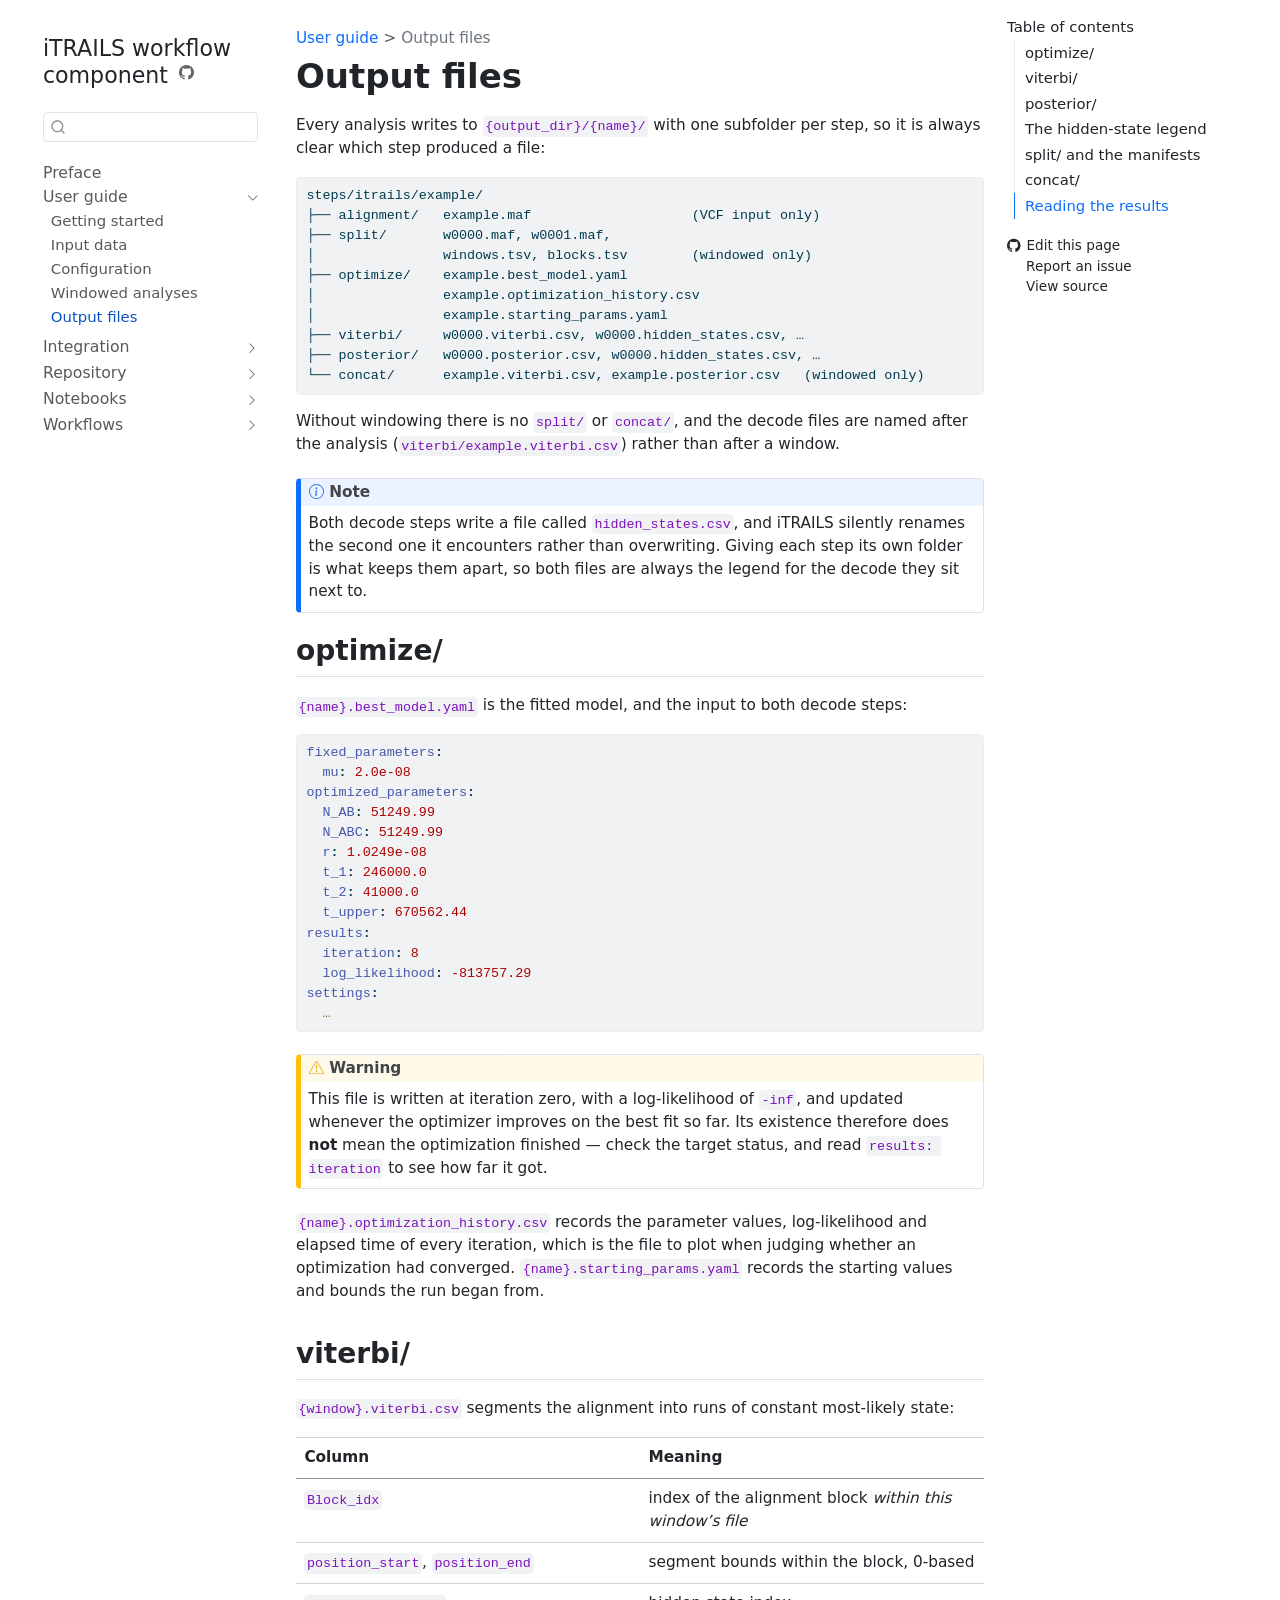
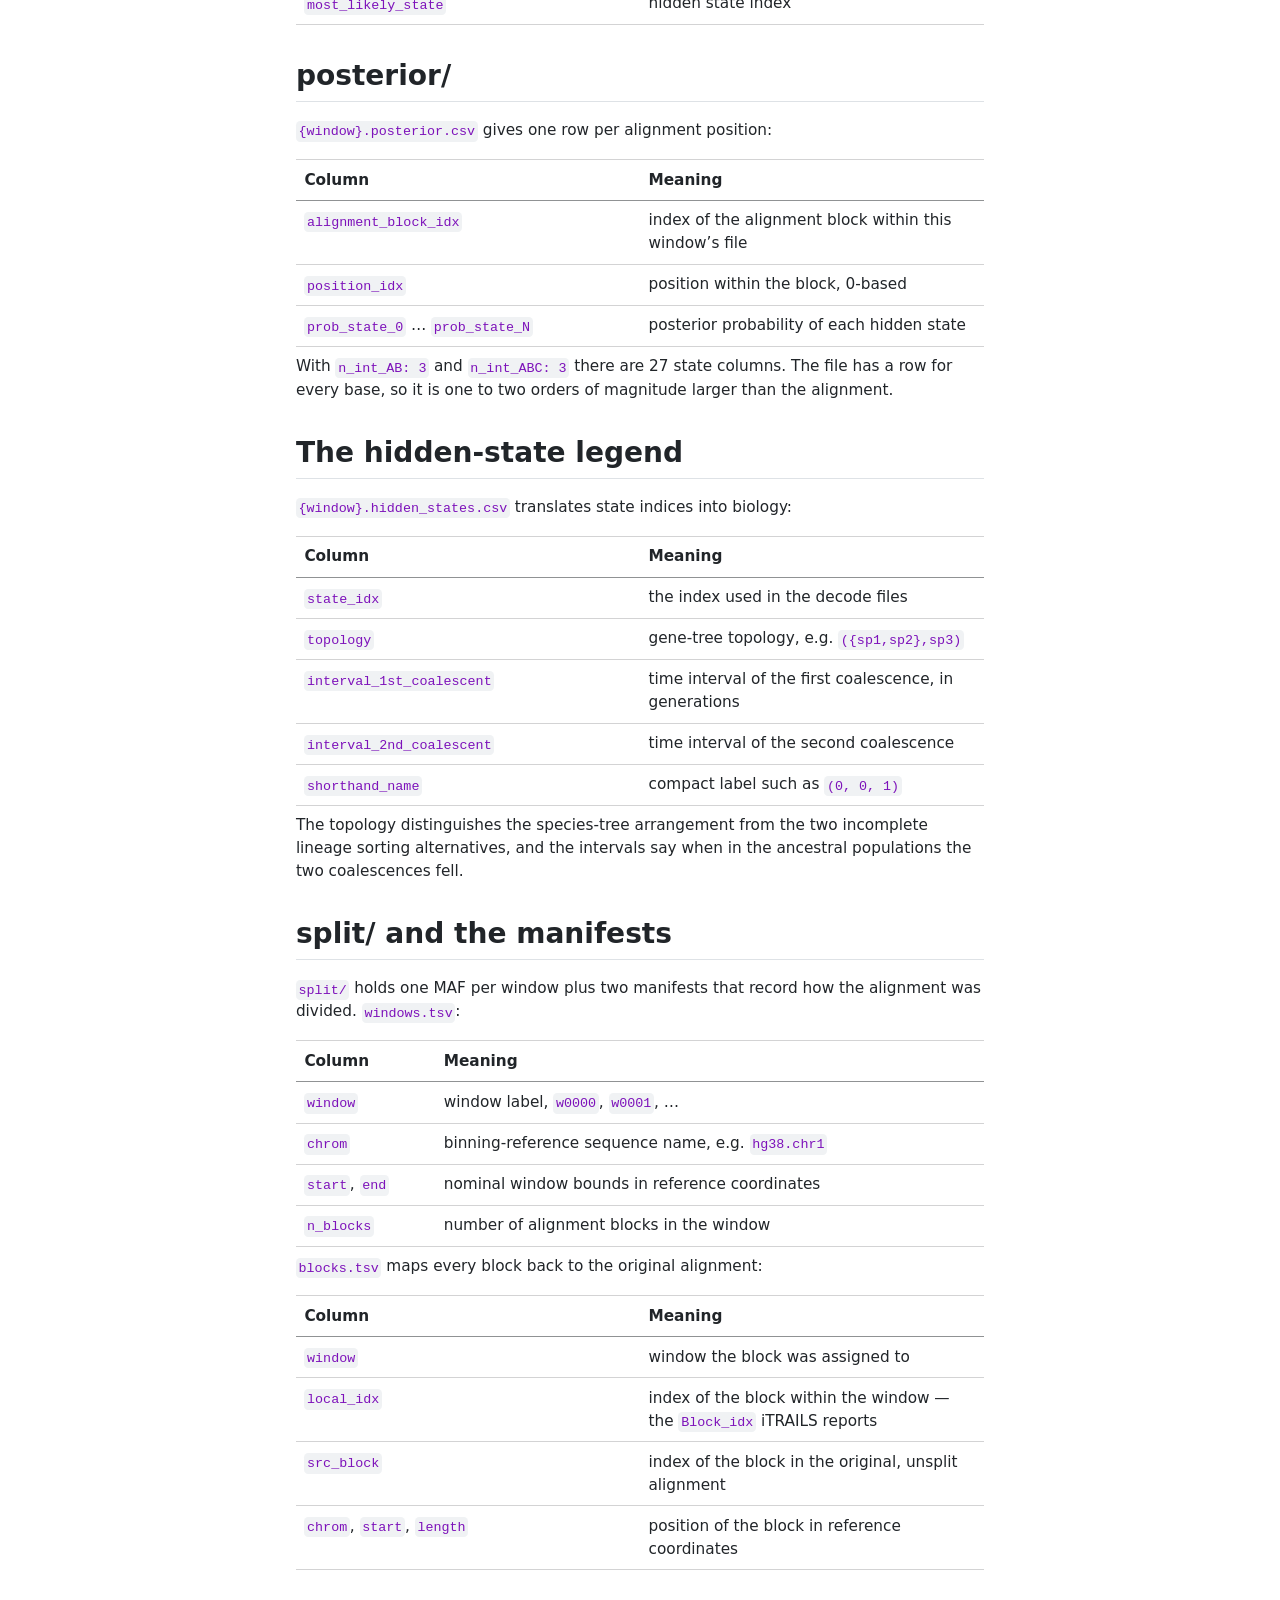
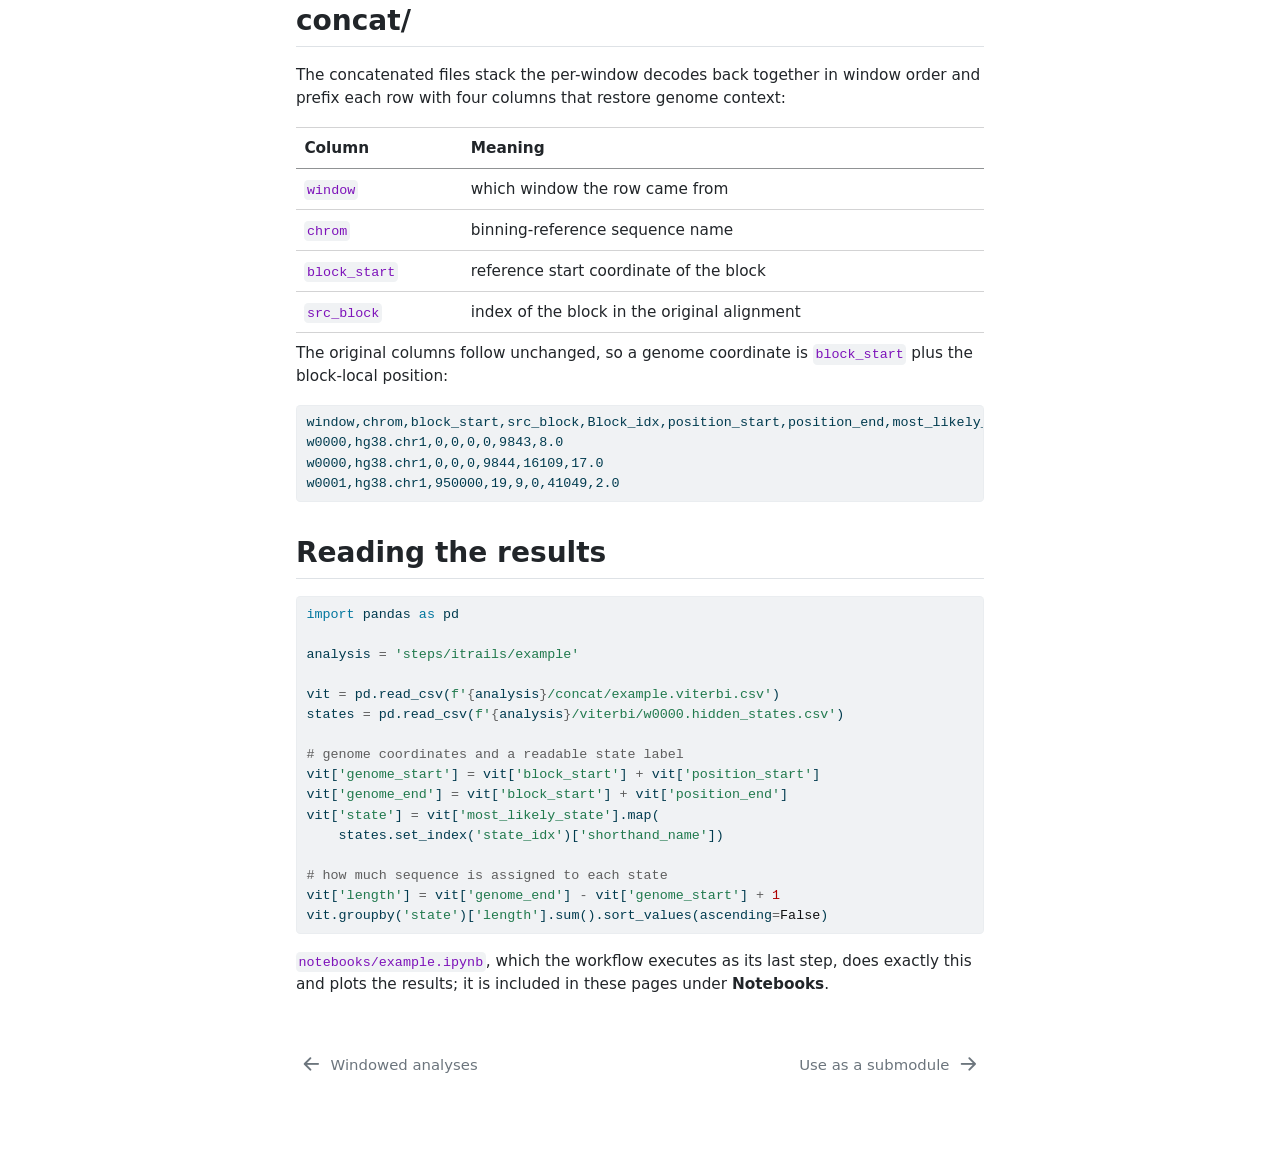
<file: docs/outputs.html>
<!DOCTYPE html>
<html xmlns="http://www.w3.org/1999/xhtml" lang="en" xml:lang="en"><head>

<meta charset="utf-8">
<meta name="generator" content="quarto-1.9.38">

<meta name="viewport" content="width=device-width, initial-scale=1.0, user-scalable=yes">


<title>Output files – iTRAILS workflow component</title>
<style>
/* Default styles provided by pandoc.
** See https://pandoc.org/MANUAL.html#variables-for-html for config info.
*/
code{white-space: pre-wrap;}
span.smallcaps{font-variant: small-caps;}
div.columns{display: flex; gap: min(4vw, 1.5em);}
div.column{flex: auto; overflow-x: auto;}
div.hanging-indent{margin-left: 1.5em; text-indent: -1.5em;}
ul.task-list{list-style: none;}
ul.task-list li input[type="checkbox"] {
  width: 0.8em;
  margin: 0 0.8em 0.2em -1em; /* quarto-specific, see https://github.com/quarto-dev/quarto-cli/issues/4556 */ 
  vertical-align: middle;
}
/* CSS for syntax highlighting */
html { -webkit-text-size-adjust: 100%; }
pre > code.sourceCode { white-space: pre; position: relative; }
pre > code.sourceCode > span { display: inline-block; line-height: 1.25; }
pre > code.sourceCode > span:empty { height: 1.2em; }
.sourceCode { overflow: visible; }
code.sourceCode > span { color: inherit; text-decoration: inherit; }
div.sourceCode { margin: 1em 0; }
pre.sourceCode { margin: 0; }
@media screen {
div.sourceCode { overflow: auto; }
}
@media print {
pre > code.sourceCode { white-space: pre-wrap; }
pre > code.sourceCode > span { text-indent: -5em; padding-left: 5em; }
}
pre.numberSource code
  { counter-reset: source-line 0; }
pre.numberSource code > span
  { position: relative; left: -4em; counter-increment: source-line; }
pre.numberSource code > span > a:first-child::before
  { content: counter(source-line);
    position: relative; left: -1em; text-align: right; vertical-align: baseline;
    border: none; display: inline-block;
    -webkit-touch-callout: none; -webkit-user-select: none;
    -khtml-user-select: none; -moz-user-select: none;
    -ms-user-select: none; user-select: none;
    padding: 0 4px; width: 4em;
  }
pre.numberSource { margin-left: 3em;  padding-left: 4px; }
div.sourceCode
  {   }
@media screen {
pre > code.sourceCode > span > a:first-child::before { text-decoration: underline; }
}
</style>


<script src="../site_libs/quarto-nav/quarto-nav.js"></script>
<script src="../site_libs/quarto-nav/headroom.min.js"></script>
<script src="../site_libs/clipboard/clipboard.min.js"></script>
<script src="../site_libs/quarto-search/autocomplete.umd.js"></script>
<script src="../site_libs/quarto-search/fuse.min.js"></script>
<script src="../site_libs/quarto-search/quarto-search.js"></script>
<meta name="quarto:offset" content="../">
<link href="../docs/submodule.html" rel="next">
<link href="../docs/windowing.html" rel="prev">
<script src="../site_libs/quarto-html/quarto.js" type="module"></script>
<script src="../site_libs/quarto-html/tabsets/tabsets.js" type="module"></script>
<script src="../site_libs/quarto-html/popper.min.js"></script>
<script src="../site_libs/quarto-html/tippy.umd.min.js"></script>
<script src="../site_libs/quarto-html/anchor.min.js"></script>
<link href="../site_libs/quarto-html/tippy.css" rel="stylesheet">
<link href="../site_libs/quarto-html/quarto-syntax-highlighting-15634bcf2e68342d4ad2dfa704d543f6.css" rel="stylesheet" id="quarto-text-highlighting-styles">
<script src="../site_libs/bootstrap/bootstrap.min.js"></script>
<link href="../site_libs/bootstrap/bootstrap-icons.css" rel="stylesheet">
<link href="../site_libs/bootstrap/bootstrap-5c70efdc3aba61fcdf3e9b5a2958e336.min.css" rel="stylesheet" append-hash="true" id="quarto-bootstrap" data-mode="light">
<script id="quarto-search-options" type="application/json">{
  "location": "sidebar",
  "copy-button": false,
  "collapse-after": 3,
  "panel-placement": "start",
  "type": "textbox",
  "limit": 50,
  "keyboard-shortcut": [
    "f",
    "/",
    "s"
  ],
  "show-item-context": false,
  "language": {
    "search-no-results-text": "No results",
    "search-matching-documents-text": "matching documents",
    "search-copy-link-title": "Copy link to search",
    "search-hide-matches-text": "Hide additional matches",
    "search-more-match-text": "more match in this document",
    "search-more-matches-text": "more matches in this document",
    "search-clear-button-title": "Clear",
    "search-text-placeholder": "",
    "search-detached-cancel-button-title": "Cancel",
    "search-submit-button-title": "Submit",
    "search-label": "Search"
  }
}</script>
<script async="" src="https://hypothes.is/embed.js"></script>
<script>
  window.document.addEventListener("DOMContentLoaded", function (_event) {
    document.body.classList.add('hypothesis-enabled');
  });
</script>


</head>

<body class="nav-sidebar floating quarto-light">

<div id="quarto-search-results"></div>
  <header id="quarto-header" class="headroom fixed-top">
  <nav class="quarto-secondary-nav">
    <div class="container-fluid d-flex">
      <button type="button" class="quarto-btn-toggle btn" data-bs-toggle="collapse" role="button" data-bs-target=".quarto-sidebar-collapse-item" aria-controls="quarto-sidebar" aria-expanded="false" aria-label="Toggle sidebar navigation" onclick="if (window.quartoToggleHeadroom) { window.quartoToggleHeadroom(); }">
        <i class="bi bi-layout-text-sidebar-reverse"></i>
      </button>
        <nav class="quarto-page-breadcrumbs" aria-label="breadcrumb"><ol class="breadcrumb"><li class="breadcrumb-item"><a href="../docs/getting-started.html">User guide</a></li><li class="breadcrumb-item"><a href="../docs/outputs.html"><span class="chapter-title">Output files</span></a></li></ol></nav>
        <a class="flex-grow-1" role="navigation" data-bs-toggle="collapse" data-bs-target=".quarto-sidebar-collapse-item" aria-controls="quarto-sidebar" aria-expanded="false" aria-label="Toggle sidebar navigation" onclick="if (window.quartoToggleHeadroom) { window.quartoToggleHeadroom(); }">      
        </a>
      <button type="button" class="btn quarto-search-button" aria-label="Search" onclick="window.quartoOpenSearch();">
        <i class="bi bi-search"></i>
      </button>
    </div>
  </nav>
</header>
<!-- content -->
<div id="quarto-content" class="quarto-container page-columns page-rows-contents page-layout-article">
<!-- sidebar -->
  <nav id="quarto-sidebar" class="sidebar collapse collapse-horizontal quarto-sidebar-collapse-item sidebar-navigation floating overflow-auto">
    <div class="pt-lg-2 mt-2 text-left sidebar-header">
    <div class="sidebar-title mb-0 py-0">
      <a href="../">iTRAILS workflow component</a> 
        <div class="sidebar-tools-main">
    <a href="https://github.com/munch-group/itrails" title="Source Code" class="quarto-navigation-tool px-1" aria-label="Source Code"><i class="bi bi-github"></i></a>
</div>
    </div>
      </div>
        <div class="mt-2 flex-shrink-0 align-items-center">
        <div class="sidebar-search">
        <div id="quarto-search" class="" title="Search"></div>
        </div>
        </div>
    <div class="sidebar-menu-container"> 
    <ul class="list-unstyled mt-1">
        <li class="sidebar-item">
  <div class="sidebar-item-container"> 
  <a href="../index.html" class="sidebar-item-text sidebar-link">
 <span class="menu-text">Preface</span></a>
  </div>
</li>
        <li class="sidebar-item sidebar-item-section">
      <div class="sidebar-item-container"> 
            <a class="sidebar-item-text sidebar-link text-start" data-bs-toggle="collapse" data-bs-target="#quarto-sidebar-section-1" role="navigation" aria-expanded="true">
 <span class="menu-text">User guide</span></a>
          <a class="sidebar-item-toggle text-start" data-bs-toggle="collapse" data-bs-target="#quarto-sidebar-section-1" role="navigation" aria-expanded="true" aria-label="Toggle section">
            <i class="bi bi-chevron-right ms-2"></i>
          </a> 
      </div>
      <ul id="quarto-sidebar-section-1" class="collapse list-unstyled sidebar-section depth1 show">  
          <li class="sidebar-item">
  <div class="sidebar-item-container"> 
  <a href="../docs/getting-started.html" class="sidebar-item-text sidebar-link"><span class="chapter-title">Getting started</span></a>
  </div>
</li>
          <li class="sidebar-item">
  <div class="sidebar-item-container"> 
  <a href="../docs/input.html" class="sidebar-item-text sidebar-link"><span class="chapter-title">Input data</span></a>
  </div>
</li>
          <li class="sidebar-item">
  <div class="sidebar-item-container"> 
  <a href="../docs/configuration.html" class="sidebar-item-text sidebar-link"><span class="chapter-title">Configuration</span></a>
  </div>
</li>
          <li class="sidebar-item">
  <div class="sidebar-item-container"> 
  <a href="../docs/windowing.html" class="sidebar-item-text sidebar-link"><span class="chapter-title">Windowed analyses</span></a>
  </div>
</li>
          <li class="sidebar-item">
  <div class="sidebar-item-container"> 
  <a href="../docs/outputs.html" class="sidebar-item-text sidebar-link active"><span class="chapter-title">Output files</span></a>
  </div>
</li>
      </ul>
  </li>
        <li class="sidebar-item sidebar-item-section">
      <div class="sidebar-item-container"> 
            <a class="sidebar-item-text sidebar-link text-start collapsed" data-bs-toggle="collapse" data-bs-target="#quarto-sidebar-section-2" role="navigation" aria-expanded="false">
 <span class="menu-text">Integration</span></a>
          <a class="sidebar-item-toggle text-start collapsed" data-bs-toggle="collapse" data-bs-target="#quarto-sidebar-section-2" role="navigation" aria-expanded="false" aria-label="Toggle section">
            <i class="bi bi-chevron-right ms-2"></i>
          </a> 
      </div>
      <ul id="quarto-sidebar-section-2" class="collapse list-unstyled sidebar-section depth1 ">  
          <li class="sidebar-item">
  <div class="sidebar-item-container"> 
  <a href="../docs/submodule.html" class="sidebar-item-text sidebar-link"><span class="chapter-title">Use as a submodule</span></a>
  </div>
</li>
      </ul>
  </li>
        <li class="sidebar-item sidebar-item-section">
      <div class="sidebar-item-container"> 
            <a class="sidebar-item-text sidebar-link text-start collapsed" data-bs-toggle="collapse" data-bs-target="#quarto-sidebar-section-3" role="navigation" aria-expanded="false">
 <span class="menu-text">Repository</span></a>
          <a class="sidebar-item-toggle text-start collapsed" data-bs-toggle="collapse" data-bs-target="#quarto-sidebar-section-3" role="navigation" aria-expanded="false" aria-label="Toggle section">
            <i class="bi bi-chevron-right ms-2"></i>
          </a> 
      </div>
      <ul id="quarto-sidebar-section-3" class="collapse list-unstyled sidebar-section depth1 ">  
          <li class="sidebar-item">
  <div class="sidebar-item-container"> 
  <a href="../docs/website.html" class="sidebar-item-text sidebar-link"><span class="chapter-title">The documentation website</span></a>
  </div>
</li>
      </ul>
  </li>
        <li class="sidebar-item sidebar-item-section">
      <div class="sidebar-item-container"> 
            <a class="sidebar-item-text sidebar-link text-start collapsed" data-bs-toggle="collapse" data-bs-target="#quarto-sidebar-section-4" role="navigation" aria-expanded="false">
 <span class="menu-text">Notebooks</span></a>
          <a class="sidebar-item-toggle text-start collapsed" data-bs-toggle="collapse" data-bs-target="#quarto-sidebar-section-4" role="navigation" aria-expanded="false" aria-label="Toggle section">
            <i class="bi bi-chevron-right ms-2"></i>
          </a> 
      </div>
      <ul id="quarto-sidebar-section-4" class="collapse list-unstyled sidebar-section depth1 ">  
          <li class="sidebar-item">
  <div class="sidebar-item-container"> 
  <a href="../notebooks/example.html" class="sidebar-item-text sidebar-link"><span class="chapter-title">iTRAILS results</span></a>
  </div>
</li>
      </ul>
  </li>
        <li class="sidebar-item sidebar-item-section">
      <div class="sidebar-item-container"> 
            <a class="sidebar-item-text sidebar-link text-start collapsed" data-bs-toggle="collapse" data-bs-target="#quarto-sidebar-section-5" role="navigation" aria-expanded="false">
 <span class="menu-text">Workflows</span></a>
          <a class="sidebar-item-toggle text-start collapsed" data-bs-toggle="collapse" data-bs-target="#quarto-sidebar-section-5" role="navigation" aria-expanded="false" aria-label="Toggle section">
            <i class="bi bi-chevron-right ms-2"></i>
          </a> 
      </div>
      <ul id="quarto-sidebar-section-5" class="collapse list-unstyled sidebar-section depth1 ">  
          <li class="sidebar-item">
  <div class="sidebar-item-container"> 
  <a href="../workflow.html" class="sidebar-item-text sidebar-link"><span class="chapter-title">GWF workflow</span></a>
  </div>
</li>
      </ul>
  </li>
    </ul>
    </div>
</nav>
<div id="quarto-sidebar-glass" class="quarto-sidebar-collapse-item" data-bs-toggle="collapse" data-bs-target=".quarto-sidebar-collapse-item"></div>
<!-- margin-sidebar -->
    <div id="quarto-margin-sidebar" class="sidebar margin-sidebar">
        <nav id="TOC" role="doc-toc" class="toc-active">
    <h2 id="toc-title">Table of contents</h2>
   
  <ul class="collapse">
  <li><a href="#optimize" id="toc-optimize" class="nav-link active" data-scroll-target="#optimize">optimize/</a></li>
  <li><a href="#viterbi" id="toc-viterbi" class="nav-link" data-scroll-target="#viterbi">viterbi/</a></li>
  <li><a href="#posterior" id="toc-posterior" class="nav-link" data-scroll-target="#posterior">posterior/</a></li>
  <li><a href="#the-hidden-state-legend" id="toc-the-hidden-state-legend" class="nav-link" data-scroll-target="#the-hidden-state-legend">The hidden-state legend</a></li>
  <li><a href="#split-and-the-manifests" id="toc-split-and-the-manifests" class="nav-link" data-scroll-target="#split-and-the-manifests">split/ and the manifests</a></li>
  <li><a href="#concat" id="toc-concat" class="nav-link" data-scroll-target="#concat">concat/</a></li>
  <li><a href="#reading-the-results" id="toc-reading-the-results" class="nav-link" data-scroll-target="#reading-the-results">Reading the results</a></li>
  </ul>
<div class="toc-actions"><ul class="collapse"><li><a href="https://github.com/munch-group/itrails/edit/main/docs/outputs.qmd" class="toc-action"><i class="bi bi-github"></i>Edit this page</a></li><li><a href="https://github.com/munch-group/itrails/issues/new" class="toc-action"><i class="bi empty"></i>Report an issue</a></li><li><a href="https://github.com/munch-group/itrails/blob/main/docs/outputs.qmd" class="toc-action"><i class="bi empty"></i>View source</a></li></ul></div></nav>
    </div>
<!-- main -->
<main class="content" id="quarto-document-content">

<header id="title-block-header" class="quarto-title-block default"><nav class="quarto-page-breadcrumbs quarto-title-breadcrumbs d-none d-lg-block" aria-label="breadcrumb"><ol class="breadcrumb"><li class="breadcrumb-item"><a href="../docs/getting-started.html">User guide</a></li><li class="breadcrumb-item"><a href="../docs/outputs.html"><span class="chapter-title">Output files</span></a></li></ol></nav>
<div class="quarto-title">
<h1 class="title"><span class="chapter-title">Output files</span></h1>
</div>



<div class="quarto-title-meta">

    
  
    
  </div>
  


</header>


<p>Every analysis writes to <code>{output_dir}/{name}/</code> with one subfolder per step, so it is always clear which step produced a file:</p>
<div class="code-copy-outer-scaffold"><div class="sourceCode" id="cb1"><pre class="sourceCode txt code-with-copy"><code class="sourceCode default"><span id="cb1-1"><a href="#cb1-1" aria-hidden="true" tabindex="-1"></a>steps/itrails/example/</span>
<span id="cb1-2"><a href="#cb1-2" aria-hidden="true" tabindex="-1"></a>├── alignment/   example.maf                    (VCF input only)</span>
<span id="cb1-3"><a href="#cb1-3" aria-hidden="true" tabindex="-1"></a>├── split/       w0000.maf, w0001.maf,</span>
<span id="cb1-4"><a href="#cb1-4" aria-hidden="true" tabindex="-1"></a>│                windows.tsv, blocks.tsv        (windowed only)</span>
<span id="cb1-5"><a href="#cb1-5" aria-hidden="true" tabindex="-1"></a>├── optimize/    example.best_model.yaml</span>
<span id="cb1-6"><a href="#cb1-6" aria-hidden="true" tabindex="-1"></a>│                example.optimization_history.csv</span>
<span id="cb1-7"><a href="#cb1-7" aria-hidden="true" tabindex="-1"></a>│                example.starting_params.yaml</span>
<span id="cb1-8"><a href="#cb1-8" aria-hidden="true" tabindex="-1"></a>├── viterbi/     w0000.viterbi.csv, w0000.hidden_states.csv, …</span>
<span id="cb1-9"><a href="#cb1-9" aria-hidden="true" tabindex="-1"></a>├── posterior/   w0000.posterior.csv, w0000.hidden_states.csv, …</span>
<span id="cb1-10"><a href="#cb1-10" aria-hidden="true" tabindex="-1"></a>└── concat/      example.viterbi.csv, example.posterior.csv   (windowed only)</span></code></pre></div><button title="Copy to Clipboard" class="code-copy-button"><i class="bi"></i></button></div>
<p>Without windowing there is no <code>split/</code> or <code>concat/</code>, and the decode files are named after the analysis (<code>viterbi/example.viterbi.csv</code>) rather than after a window.</p>
<div class="callout callout-style-default callout-note callout-titled">
<div class="callout-header d-flex align-content-center">
<div class="callout-icon-container">
<i class="callout-icon"></i>
</div>
<div class="callout-title-container flex-fill">
Note
</div>
</div>
<div class="callout-body-container callout-body">
<p>Both decode steps write a file called <code>hidden_states.csv</code>, and iTRAILS silently renames the second one it encounters rather than overwriting. Giving each step its own folder is what keeps them apart, so both files are always the legend for the decode they sit next to.</p>
</div>
</div>
<section id="optimize" class="level2">
<h2 class="anchored" data-anchor-id="optimize">optimize/</h2>
<p><code>{name}.best_model.yaml</code> is the fitted model, and the input to both decode steps:</p>
<div class="code-copy-outer-scaffold"><div class="sourceCode" id="cb2"><pre class="sourceCode yaml code-with-copy"><code class="sourceCode yaml"><span id="cb2-1"><a href="#cb2-1" aria-hidden="true" tabindex="-1"></a><span class="fu">fixed_parameters</span><span class="kw">:</span></span>
<span id="cb2-2"><a href="#cb2-2" aria-hidden="true" tabindex="-1"></a><span class="at">  </span><span class="fu">mu</span><span class="kw">:</span><span class="at"> </span><span class="fl">2.0e-08</span></span>
<span id="cb2-3"><a href="#cb2-3" aria-hidden="true" tabindex="-1"></a><span class="fu">optimized_parameters</span><span class="kw">:</span></span>
<span id="cb2-4"><a href="#cb2-4" aria-hidden="true" tabindex="-1"></a><span class="at">  </span><span class="fu">N_AB</span><span class="kw">:</span><span class="at"> </span><span class="fl">51249.99</span></span>
<span id="cb2-5"><a href="#cb2-5" aria-hidden="true" tabindex="-1"></a><span class="at">  </span><span class="fu">N_ABC</span><span class="kw">:</span><span class="at"> </span><span class="fl">51249.99</span></span>
<span id="cb2-6"><a href="#cb2-6" aria-hidden="true" tabindex="-1"></a><span class="at">  </span><span class="fu">r</span><span class="kw">:</span><span class="at"> </span><span class="fl">1.0249e-08</span></span>
<span id="cb2-7"><a href="#cb2-7" aria-hidden="true" tabindex="-1"></a><span class="at">  </span><span class="fu">t_1</span><span class="kw">:</span><span class="at"> </span><span class="fl">246000.0</span></span>
<span id="cb2-8"><a href="#cb2-8" aria-hidden="true" tabindex="-1"></a><span class="at">  </span><span class="fu">t_2</span><span class="kw">:</span><span class="at"> </span><span class="fl">41000.0</span></span>
<span id="cb2-9"><a href="#cb2-9" aria-hidden="true" tabindex="-1"></a><span class="at">  </span><span class="fu">t_upper</span><span class="kw">:</span><span class="at"> </span><span class="fl">670562.44</span></span>
<span id="cb2-10"><a href="#cb2-10" aria-hidden="true" tabindex="-1"></a><span class="fu">results</span><span class="kw">:</span></span>
<span id="cb2-11"><a href="#cb2-11" aria-hidden="true" tabindex="-1"></a><span class="at">  </span><span class="fu">iteration</span><span class="kw">:</span><span class="at"> </span><span class="dv">8</span></span>
<span id="cb2-12"><a href="#cb2-12" aria-hidden="true" tabindex="-1"></a><span class="at">  </span><span class="fu">log_likelihood</span><span class="kw">:</span><span class="at"> </span><span class="fl">-813757.29</span></span>
<span id="cb2-13"><a href="#cb2-13" aria-hidden="true" tabindex="-1"></a><span class="fu">settings</span><span class="kw">:</span></span>
<span id="cb2-14"><a href="#cb2-14" aria-hidden="true" tabindex="-1"></a><span class="at">  …</span></span></code></pre></div><button title="Copy to Clipboard" class="code-copy-button"><i class="bi"></i></button></div>
<div class="callout callout-style-default callout-warning callout-titled">
<div class="callout-header d-flex align-content-center">
<div class="callout-icon-container">
<i class="callout-icon"></i>
</div>
<div class="callout-title-container flex-fill">
Warning
</div>
</div>
<div class="callout-body-container callout-body">
<p>This file is written at iteration zero, with a log-likelihood of <code>-inf</code>, and updated whenever the optimizer improves on the best fit so far. Its existence therefore does <strong>not</strong> mean the optimization finished — check the target status, and read <code>results: iteration</code> to see how far it got.</p>
</div>
</div>
<p><code>{name}.optimization_history.csv</code> records the parameter values, log-likelihood and elapsed time of every iteration, which is the file to plot when judging whether an optimization had converged. <code>{name}.starting_params.yaml</code> records the starting values and bounds the run began from.</p>
</section>
<section id="viterbi" class="level2">
<h2 class="anchored" data-anchor-id="viterbi">viterbi/</h2>
<p><code>{window}.viterbi.csv</code> segments the alignment into runs of constant most-likely state:</p>
<table class="caption-top table">
<colgroup>
<col style="width: 50%">
<col style="width: 50%">
</colgroup>
<thead>
<tr class="header">
<th style="text-align: left;">Column</th>
<th style="text-align: left;">Meaning</th>
</tr>
</thead>
<tbody>
<tr class="odd">
<td style="text-align: left;"><code>Block_idx</code></td>
<td style="text-align: left;">index of the alignment block <em>within this window’s file</em></td>
</tr>
<tr class="even">
<td style="text-align: left;"><code>position_start</code>, <code>position_end</code></td>
<td style="text-align: left;">segment bounds within the block, 0-based</td>
</tr>
<tr class="odd">
<td style="text-align: left;"><code>most_likely_state</code></td>
<td style="text-align: left;">hidden state index</td>
</tr>
</tbody>
</table>
</section>
<section id="posterior" class="level2">
<h2 class="anchored" data-anchor-id="posterior">posterior/</h2>
<p><code>{window}.posterior.csv</code> gives one row per alignment position:</p>
<table class="caption-top table">
<colgroup>
<col style="width: 50%">
<col style="width: 50%">
</colgroup>
<thead>
<tr class="header">
<th style="text-align: left;">Column</th>
<th style="text-align: left;">Meaning</th>
</tr>
</thead>
<tbody>
<tr class="odd">
<td style="text-align: left;"><code>alignment_block_idx</code></td>
<td style="text-align: left;">index of the alignment block within this window’s file</td>
</tr>
<tr class="even">
<td style="text-align: left;"><code>position_idx</code></td>
<td style="text-align: left;">position within the block, 0-based</td>
</tr>
<tr class="odd">
<td style="text-align: left;"><code>prob_state_0</code> … <code>prob_state_N</code></td>
<td style="text-align: left;">posterior probability of each hidden state</td>
</tr>
</tbody>
</table>
<p>With <code>n_int_AB: 3</code> and <code>n_int_ABC: 3</code> there are 27 state columns. The file has a row for every base, so it is one to two orders of magnitude larger than the alignment.</p>
</section>
<section id="the-hidden-state-legend" class="level2">
<h2 class="anchored" data-anchor-id="the-hidden-state-legend">The hidden-state legend</h2>
<p><code>{window}.hidden_states.csv</code> translates state indices into biology:</p>
<table class="caption-top table">
<colgroup>
<col style="width: 50%">
<col style="width: 50%">
</colgroup>
<thead>
<tr class="header">
<th style="text-align: left;">Column</th>
<th style="text-align: left;">Meaning</th>
</tr>
</thead>
<tbody>
<tr class="odd">
<td style="text-align: left;"><code>state_idx</code></td>
<td style="text-align: left;">the index used in the decode files</td>
</tr>
<tr class="even">
<td style="text-align: left;"><code>topology</code></td>
<td style="text-align: left;">gene-tree topology, e.g.&nbsp;<code>({sp1,sp2},sp3)</code></td>
</tr>
<tr class="odd">
<td style="text-align: left;"><code>interval_1st_coalescent</code></td>
<td style="text-align: left;">time interval of the first coalescence, in generations</td>
</tr>
<tr class="even">
<td style="text-align: left;"><code>interval_2nd_coalescent</code></td>
<td style="text-align: left;">time interval of the second coalescence</td>
</tr>
<tr class="odd">
<td style="text-align: left;"><code>shorthand_name</code></td>
<td style="text-align: left;">compact label such as <code>(0, 0, 1)</code></td>
</tr>
</tbody>
</table>
<p>The topology distinguishes the species-tree arrangement from the two incomplete lineage sorting alternatives, and the intervals say when in the ancestral populations the two coalescences fell.</p>
</section>
<section id="split-and-the-manifests" class="level2">
<h2 class="anchored" data-anchor-id="split-and-the-manifests">split/ and the manifests</h2>
<p><code>split/</code> holds one MAF per window plus two manifests that record how the alignment was divided. <code>windows.tsv</code>:</p>
<table class="caption-top table">
<thead>
<tr class="header">
<th style="text-align: left;">Column</th>
<th style="text-align: left;">Meaning</th>
</tr>
</thead>
<tbody>
<tr class="odd">
<td style="text-align: left;"><code>window</code></td>
<td style="text-align: left;">window label, <code>w0000</code>, <code>w0001</code>, …</td>
</tr>
<tr class="even">
<td style="text-align: left;"><code>chrom</code></td>
<td style="text-align: left;">binning-reference sequence name, e.g.&nbsp;<code>hg38.chr1</code></td>
</tr>
<tr class="odd">
<td style="text-align: left;"><code>start</code>, <code>end</code></td>
<td style="text-align: left;">nominal window bounds in reference coordinates</td>
</tr>
<tr class="even">
<td style="text-align: left;"><code>n_blocks</code></td>
<td style="text-align: left;">number of alignment blocks in the window</td>
</tr>
</tbody>
</table>
<p><code>blocks.tsv</code> maps every block back to the original alignment:</p>
<table class="caption-top table">
<colgroup>
<col style="width: 50%">
<col style="width: 50%">
</colgroup>
<thead>
<tr class="header">
<th style="text-align: left;">Column</th>
<th style="text-align: left;">Meaning</th>
</tr>
</thead>
<tbody>
<tr class="odd">
<td style="text-align: left;"><code>window</code></td>
<td style="text-align: left;">window the block was assigned to</td>
</tr>
<tr class="even">
<td style="text-align: left;"><code>local_idx</code></td>
<td style="text-align: left;">index of the block within the window — the <code>Block_idx</code> iTRAILS reports</td>
</tr>
<tr class="odd">
<td style="text-align: left;"><code>src_block</code></td>
<td style="text-align: left;">index of the block in the original, unsplit alignment</td>
</tr>
<tr class="even">
<td style="text-align: left;"><code>chrom</code>, <code>start</code>, <code>length</code></td>
<td style="text-align: left;">position of the block in reference coordinates</td>
</tr>
</tbody>
</table>
</section>
<section id="concat" class="level2">
<h2 class="anchored" data-anchor-id="concat">concat/</h2>
<p>The concatenated files stack the per-window decodes back together in window order and prefix each row with four columns that restore genome context:</p>
<table class="caption-top table">
<thead>
<tr class="header">
<th style="text-align: left;">Column</th>
<th style="text-align: left;">Meaning</th>
</tr>
</thead>
<tbody>
<tr class="odd">
<td style="text-align: left;"><code>window</code></td>
<td style="text-align: left;">which window the row came from</td>
</tr>
<tr class="even">
<td style="text-align: left;"><code>chrom</code></td>
<td style="text-align: left;">binning-reference sequence name</td>
</tr>
<tr class="odd">
<td style="text-align: left;"><code>block_start</code></td>
<td style="text-align: left;">reference start coordinate of the block</td>
</tr>
<tr class="even">
<td style="text-align: left;"><code>src_block</code></td>
<td style="text-align: left;">index of the block in the original alignment</td>
</tr>
</tbody>
</table>
<p>The original columns follow unchanged, so a genome coordinate is <code>block_start</code> plus the block-local position:</p>
<div class="code-copy-outer-scaffold"><div class="sourceCode" id="cb3"><pre class="sourceCode txt code-with-copy"><code class="sourceCode default"><span id="cb3-1"><a href="#cb3-1" aria-hidden="true" tabindex="-1"></a>window,chrom,block_start,src_block,Block_idx,position_start,position_end,most_likely_state</span>
<span id="cb3-2"><a href="#cb3-2" aria-hidden="true" tabindex="-1"></a>w0000,hg38.chr1,0,0,0,0,9843,8.0</span>
<span id="cb3-3"><a href="#cb3-3" aria-hidden="true" tabindex="-1"></a>w0000,hg38.chr1,0,0,0,9844,16109,17.0</span>
<span id="cb3-4"><a href="#cb3-4" aria-hidden="true" tabindex="-1"></a>w0001,hg38.chr1,950000,19,9,0,41049,2.0</span></code></pre></div><button title="Copy to Clipboard" class="code-copy-button"><i class="bi"></i></button></div>
</section>
<section id="reading-the-results" class="level2">
<h2 class="anchored" data-anchor-id="reading-the-results">Reading the results</h2>
<div class="code-copy-outer-scaffold"><div class="sourceCode" id="cb4"><pre class="sourceCode python code-with-copy"><code class="sourceCode python"><span id="cb4-1"><a href="#cb4-1" aria-hidden="true" tabindex="-1"></a><span class="im">import</span> pandas <span class="im">as</span> pd</span>
<span id="cb4-2"><a href="#cb4-2" aria-hidden="true" tabindex="-1"></a></span>
<span id="cb4-3"><a href="#cb4-3" aria-hidden="true" tabindex="-1"></a>analysis <span class="op">=</span> <span class="st">'steps/itrails/example'</span></span>
<span id="cb4-4"><a href="#cb4-4" aria-hidden="true" tabindex="-1"></a></span>
<span id="cb4-5"><a href="#cb4-5" aria-hidden="true" tabindex="-1"></a>vit <span class="op">=</span> pd.read_csv(<span class="ss">f'</span><span class="sc">{</span>analysis<span class="sc">}</span><span class="ss">/concat/example.viterbi.csv'</span>)</span>
<span id="cb4-6"><a href="#cb4-6" aria-hidden="true" tabindex="-1"></a>states <span class="op">=</span> pd.read_csv(<span class="ss">f'</span><span class="sc">{</span>analysis<span class="sc">}</span><span class="ss">/viterbi/w0000.hidden_states.csv'</span>)</span>
<span id="cb4-7"><a href="#cb4-7" aria-hidden="true" tabindex="-1"></a></span>
<span id="cb4-8"><a href="#cb4-8" aria-hidden="true" tabindex="-1"></a><span class="co"># genome coordinates and a readable state label</span></span>
<span id="cb4-9"><a href="#cb4-9" aria-hidden="true" tabindex="-1"></a>vit[<span class="st">'genome_start'</span>] <span class="op">=</span> vit[<span class="st">'block_start'</span>] <span class="op">+</span> vit[<span class="st">'position_start'</span>]</span>
<span id="cb4-10"><a href="#cb4-10" aria-hidden="true" tabindex="-1"></a>vit[<span class="st">'genome_end'</span>] <span class="op">=</span> vit[<span class="st">'block_start'</span>] <span class="op">+</span> vit[<span class="st">'position_end'</span>]</span>
<span id="cb4-11"><a href="#cb4-11" aria-hidden="true" tabindex="-1"></a>vit[<span class="st">'state'</span>] <span class="op">=</span> vit[<span class="st">'most_likely_state'</span>].<span class="bu">map</span>(</span>
<span id="cb4-12"><a href="#cb4-12" aria-hidden="true" tabindex="-1"></a>    states.set_index(<span class="st">'state_idx'</span>)[<span class="st">'shorthand_name'</span>])</span>
<span id="cb4-13"><a href="#cb4-13" aria-hidden="true" tabindex="-1"></a></span>
<span id="cb4-14"><a href="#cb4-14" aria-hidden="true" tabindex="-1"></a><span class="co"># how much sequence is assigned to each state</span></span>
<span id="cb4-15"><a href="#cb4-15" aria-hidden="true" tabindex="-1"></a>vit[<span class="st">'length'</span>] <span class="op">=</span> vit[<span class="st">'genome_end'</span>] <span class="op">-</span> vit[<span class="st">'genome_start'</span>] <span class="op">+</span> <span class="dv">1</span></span>
<span id="cb4-16"><a href="#cb4-16" aria-hidden="true" tabindex="-1"></a>vit.groupby(<span class="st">'state'</span>)[<span class="st">'length'</span>].<span class="bu">sum</span>().sort_values(ascending<span class="op">=</span><span class="va">False</span>)</span></code></pre></div><button title="Copy to Clipboard" class="code-copy-button"><i class="bi"></i></button></div>
<p><code>notebooks/example.ipynb</code>, which the workflow executes as its last step, does exactly this and plots the results; it is included in these pages under <strong>Notebooks</strong>.</p>


</section>

</main> <!-- /main -->
<script id="quarto-html-after-body" type="application/javascript">
  window.document.addEventListener("DOMContentLoaded", function (event) {
    const icon = "";
    const anchorJS = new window.AnchorJS();
    anchorJS.options = {
      placement: 'right',
      icon: icon
    };
    anchorJS.add('.anchored');
    const isCodeAnnotation = (el) => {
      for (const clz of el.classList) {
        if (clz.startsWith('code-annotation-')) {                     
          return true;
        }
      }
      return false;
    }
    const onCopySuccess = function(e) {
      // button target
      const button = e.trigger;
      // don't keep focus
      button.blur();
      // flash "checked"
      button.classList.add('code-copy-button-checked');
      var currentTitle = button.getAttribute("title");
      button.setAttribute("title", "Copied!");
      let tooltip;
      if (window.bootstrap) {
        button.setAttribute("data-bs-toggle", "tooltip");
        button.setAttribute("data-bs-placement", "left");
        button.setAttribute("data-bs-title", "Copied!");
        tooltip = new bootstrap.Tooltip(button, 
          { trigger: "manual", 
            customClass: "code-copy-button-tooltip",
            offset: [0, -8]});
        tooltip.show();    
      }
      setTimeout(function() {
        if (tooltip) {
          tooltip.hide();
          button.removeAttribute("data-bs-title");
          button.removeAttribute("data-bs-toggle");
          button.removeAttribute("data-bs-placement");
        }
        button.setAttribute("title", currentTitle);
        button.classList.remove('code-copy-button-checked');
      }, 1000);
      // clear code selection
      e.clearSelection();
    }
    const getTextToCopy = function(trigger) {
      const outerScaffold = trigger.parentElement.cloneNode(true);
      const codeEl = outerScaffold.querySelector('code');
      for (const childEl of codeEl.children) {
        if (isCodeAnnotation(childEl)) {
          childEl.remove();
        }
      }
      return codeEl.innerText;
    }
    const clipboard = new window.ClipboardJS('.code-copy-button:not([data-in-quarto-modal])', {
      text: getTextToCopy
    });
    clipboard.on('success', onCopySuccess);
    if (window.document.getElementById('quarto-embedded-source-code-modal')) {
      const clipboardModal = new window.ClipboardJS('.code-copy-button[data-in-quarto-modal]', {
        text: getTextToCopy,
        container: window.document.getElementById('quarto-embedded-source-code-modal')
      });
      clipboardModal.on('success', onCopySuccess);
    }
      var localhostRegex = new RegExp(/^(?:http|https):\/\/localhost\:?[0-9]*\//);
      var mailtoRegex = new RegExp(/^mailto:/);
        var filterRegex = new RegExp('/' + window.location.host + '/');
      var isInternal = (href) => {
          return filterRegex.test(href) || localhostRegex.test(href) || mailtoRegex.test(href);
      }
      // Inspect non-navigation links and adorn them if external
     var links = window.document.querySelectorAll('a[href]:not(.nav-link):not(.navbar-brand):not(.toc-action):not(.sidebar-link):not(.sidebar-item-toggle):not(.pagination-link):not(.no-external):not([aria-hidden]):not(.dropdown-item):not(.quarto-navigation-tool):not(.about-link)');
      for (var i=0; i<links.length; i++) {
        const link = links[i];
        if (!isInternal(link.href)) {
          // undo the damage that might have been done by quarto-nav.js in the case of
          // links that we want to consider external
          if (link.dataset.originalHref !== undefined) {
            link.href = link.dataset.originalHref;
          }
        }
      }
    function tippyHover(el, contentFn, onTriggerFn, onUntriggerFn) {
      const config = {
        allowHTML: true,
        maxWidth: 500,
        delay: 100,
        arrow: false,
        appendTo: function(el) {
            return el.parentElement;
        },
        interactive: true,
        interactiveBorder: 10,
        theme: 'quarto',
        placement: 'bottom-start',
      };
      if (contentFn) {
        config.content = contentFn;
      }
      if (onTriggerFn) {
        config.onTrigger = onTriggerFn;
      }
      if (onUntriggerFn) {
        config.onUntrigger = onUntriggerFn;
      }
      window.tippy(el, config); 
    }
    const noterefs = window.document.querySelectorAll('a[role="doc-noteref"]');
    for (var i=0; i<noterefs.length; i++) {
      const ref = noterefs[i];
      tippyHover(ref, function() {
        // use id or data attribute instead here
        let href = ref.getAttribute('data-footnote-href') || ref.getAttribute('href');
        try { href = new URL(href).hash; } catch {}
        const id = href.replace(/^#\/?/, "");
        const note = window.document.getElementById(id);
        if (note) {
          return note.innerHTML;
        } else {
          return "";
        }
      });
    }
    const xrefs = window.document.querySelectorAll('a.quarto-xref');
    const processXRef = (id, note) => {
      // Strip column container classes
      const stripColumnClz = (el) => {
        el.classList.remove("page-full", "page-columns");
        if (el.children) {
          for (const child of el.children) {
            stripColumnClz(child);
          }
        }
      }
      stripColumnClz(note)
      if (id === null || id.startsWith('sec-')) {
        // Special case sections, only their first couple elements
        const container = document.createElement("div");
        if (note.children && note.children.length > 2) {
          container.appendChild(note.children[0].cloneNode(true));
          for (let i = 1; i < note.children.length; i++) {
            const child = note.children[i];
            if (child.tagName === "P" && child.innerText === "") {
              continue;
            } else {
              container.appendChild(child.cloneNode(true));
              break;
            }
          }
          if (window.Quarto?.typesetMath) {
            window.Quarto.typesetMath(container);
          }
          return container.innerHTML
        } else {
          if (window.Quarto?.typesetMath) {
            window.Quarto.typesetMath(note);
          }
          return note.innerHTML;
        }
      } else {
        // Remove any anchor links if they are present
        const anchorLink = note.querySelector('a.anchorjs-link');
        if (anchorLink) {
          anchorLink.remove();
        }
        if (window.Quarto?.typesetMath) {
          window.Quarto.typesetMath(note);
        }
        if (note.classList.contains("callout")) {
          return note.outerHTML;
        } else {
          return note.innerHTML;
        }
      }
    }
    for (var i=0; i<xrefs.length; i++) {
      const xref = xrefs[i];
      tippyHover(xref, undefined, function(instance) {
        instance.disable();
        let url = xref.getAttribute('href');
        let hash = undefined; 
        if (url.startsWith('#')) {
          hash = url;
        } else {
          try { hash = new URL(url).hash; } catch {}
        }
        if (hash) {
          const id = hash.replace(/^#\/?/, "");
          const note = window.document.getElementById(id);
          if (note !== null) {
            try {
              const html = processXRef(id, note.cloneNode(true));
              instance.setContent(html);
            } finally {
              instance.enable();
              instance.show();
            }
          } else {
            // See if we can fetch this
            fetch(url.split('#')[0])
            .then(res => res.text())
            .then(html => {
              const parser = new DOMParser();
              const htmlDoc = parser.parseFromString(html, "text/html");
              const note = htmlDoc.getElementById(id);
              if (note !== null) {
                const html = processXRef(id, note);
                instance.setContent(html);
              } 
            }).finally(() => {
              instance.enable();
              instance.show();
            });
          }
        } else {
          // See if we can fetch a full url (with no hash to target)
          // This is a special case and we should probably do some content thinning / targeting
          fetch(url)
          .then(res => res.text())
          .then(html => {
            const parser = new DOMParser();
            const htmlDoc = parser.parseFromString(html, "text/html");
            const note = htmlDoc.querySelector('main.content');
            if (note !== null) {
              // This should only happen for chapter cross references
              // (since there is no id in the URL)
              // remove the first header
              if (note.children.length > 0 && note.children[0].tagName === "HEADER") {
                note.children[0].remove();
              }
              const html = processXRef(null, note);
              instance.setContent(html);
            } 
          }).finally(() => {
            instance.enable();
            instance.show();
          });
        }
      }, function(instance) {
      });
    }
        let selectedAnnoteEl;
        const selectorForAnnotation = ( cell, annotation) => {
          let cellAttr = 'data-code-cell="' + cell + '"';
          let lineAttr = 'data-code-annotation="' +  annotation + '"';
          const selector = 'span[' + cellAttr + '][' + lineAttr + ']';
          return selector;
        }
        const selectCodeLines = (annoteEl) => {
          const doc = window.document;
          const targetCell = annoteEl.getAttribute("data-target-cell");
          const targetAnnotation = annoteEl.getAttribute("data-target-annotation");
          const annoteSpan = window.document.querySelector(selectorForAnnotation(targetCell, targetAnnotation));
          const lines = annoteSpan.getAttribute("data-code-lines").split(",");
          const lineIds = lines.map((line) => {
            return targetCell + "-" + line;
          })
          let top = null;
          let height = null;
          let parent = null;
          if (lineIds.length > 0) {
              //compute the position of the single el (top and bottom and make a div)
              const el = window.document.getElementById(lineIds[0]);
              top = el.offsetTop;
              height = el.offsetHeight;
              parent = el.parentElement.parentElement;
            if (lineIds.length > 1) {
              const lastEl = window.document.getElementById(lineIds[lineIds.length - 1]);
              const bottom = lastEl.offsetTop + lastEl.offsetHeight;
              height = bottom - top;
            }
            if (top !== null && height !== null && parent !== null) {
              // cook up a div (if necessary) and position it 
              let div = window.document.getElementById("code-annotation-line-highlight");
              if (div === null) {
                div = window.document.createElement("div");
                div.setAttribute("id", "code-annotation-line-highlight");
                div.style.position = 'absolute';
                parent.appendChild(div);
              }
              div.style.top = top - 2 + "px";
              div.style.height = height + 4 + "px";
              div.style.left = 0;
              let gutterDiv = window.document.getElementById("code-annotation-line-highlight-gutter");
              if (gutterDiv === null) {
                gutterDiv = window.document.createElement("div");
                gutterDiv.setAttribute("id", "code-annotation-line-highlight-gutter");
                gutterDiv.style.position = 'absolute';
                const codeCell = window.document.getElementById(targetCell);
                const gutter = codeCell.querySelector('.code-annotation-gutter');
                gutter.appendChild(gutterDiv);
              }
              gutterDiv.style.top = top - 2 + "px";
              gutterDiv.style.height = height + 4 + "px";
            }
            selectedAnnoteEl = annoteEl;
          }
        };
        const unselectCodeLines = () => {
          const elementsIds = ["code-annotation-line-highlight", "code-annotation-line-highlight-gutter"];
          elementsIds.forEach((elId) => {
            const div = window.document.getElementById(elId);
            if (div) {
              div.remove();
            }
          });
          selectedAnnoteEl = undefined;
        };
          // Handle positioning of the toggle
      window.addEventListener(
        "resize",
        throttle(() => {
          elRect = undefined;
          if (selectedAnnoteEl) {
            selectCodeLines(selectedAnnoteEl);
          }
        }, 10)
      );
      function throttle(fn, ms) {
      let throttle = false;
      let timer;
        return (...args) => {
          if(!throttle) { // first call gets through
              fn.apply(this, args);
              throttle = true;
          } else { // all the others get throttled
              if(timer) clearTimeout(timer); // cancel #2
              timer = setTimeout(() => {
                fn.apply(this, args);
                timer = throttle = false;
              }, ms);
          }
        };
      }
        // Attach click handler to the DT
        const annoteDls = window.document.querySelectorAll('dt[data-target-cell]');
        for (const annoteDlNode of annoteDls) {
          annoteDlNode.addEventListener('click', (event) => {
            const clickedEl = event.target;
            if (clickedEl !== selectedAnnoteEl) {
              unselectCodeLines();
              const activeEl = window.document.querySelector('dt[data-target-cell].code-annotation-active');
              if (activeEl) {
                activeEl.classList.remove('code-annotation-active');
              }
              selectCodeLines(clickedEl);
              clickedEl.classList.add('code-annotation-active');
            } else {
              // Unselect the line
              unselectCodeLines();
              clickedEl.classList.remove('code-annotation-active');
            }
          });
        }
    const findCites = (el) => {
      const parentEl = el.parentElement;
      if (parentEl) {
        const cites = parentEl.dataset.cites;
        if (cites) {
          return {
            el,
            cites: cites.split(' ')
          };
        } else {
          return findCites(el.parentElement)
        }
      } else {
        return undefined;
      }
    };
    var bibliorefs = window.document.querySelectorAll('a[role="doc-biblioref"]');
    for (var i=0; i<bibliorefs.length; i++) {
      const ref = bibliorefs[i];
      const citeInfo = findCites(ref);
      if (citeInfo) {
        tippyHover(citeInfo.el, function() {
          var popup = window.document.createElement('div');
          citeInfo.cites.forEach(function(cite) {
            var citeDiv = window.document.createElement('div');
            citeDiv.classList.add('hanging-indent');
            citeDiv.classList.add('csl-entry');
            var biblioDiv = window.document.getElementById('ref-' + cite);
            if (biblioDiv) {
              citeDiv.innerHTML = biblioDiv.innerHTML;
            }
            popup.appendChild(citeDiv);
          });
          return popup.innerHTML;
        });
      }
    }
  });
  </script>
<nav class="page-navigation">
  <div class="nav-page nav-page-previous">
      <a href="../docs/windowing.html" class="pagination-link" aria-label="Windowed analyses">
        <i class="bi bi-arrow-left-short"></i> <span class="nav-page-text"><span class="chapter-title">Windowed analyses</span></span>
      </a>          
  </div>
  <div class="nav-page nav-page-next">
      <a href="../docs/submodule.html" class="pagination-link" aria-label="Use as a submodule">
        <span class="nav-page-text"><span class="chapter-title">Use as a submodule</span></span> <i class="bi bi-arrow-right-short"></i>
      </a>
  </div>
</nav>
</div> <!-- /content -->




<footer class="footer"><div class="nav-footer"><div class="nav-footer-center"><div class="toc-actions d-sm-block d-md-none"><ul><li><a href="https://github.com/munch-group/itrails/edit/main/docs/outputs.qmd" class="toc-action"><i class="bi bi-github"></i>Edit this page</a></li><li><a href="https://github.com/munch-group/itrails/issues/new" class="toc-action"><i class="bi empty"></i>Report an issue</a></li><li><a href="https://github.com/munch-group/itrails/blob/main/docs/outputs.qmd" class="toc-action"><i class="bi empty"></i>View source</a></li></ul></div></div></div></footer></body></html>
</file>
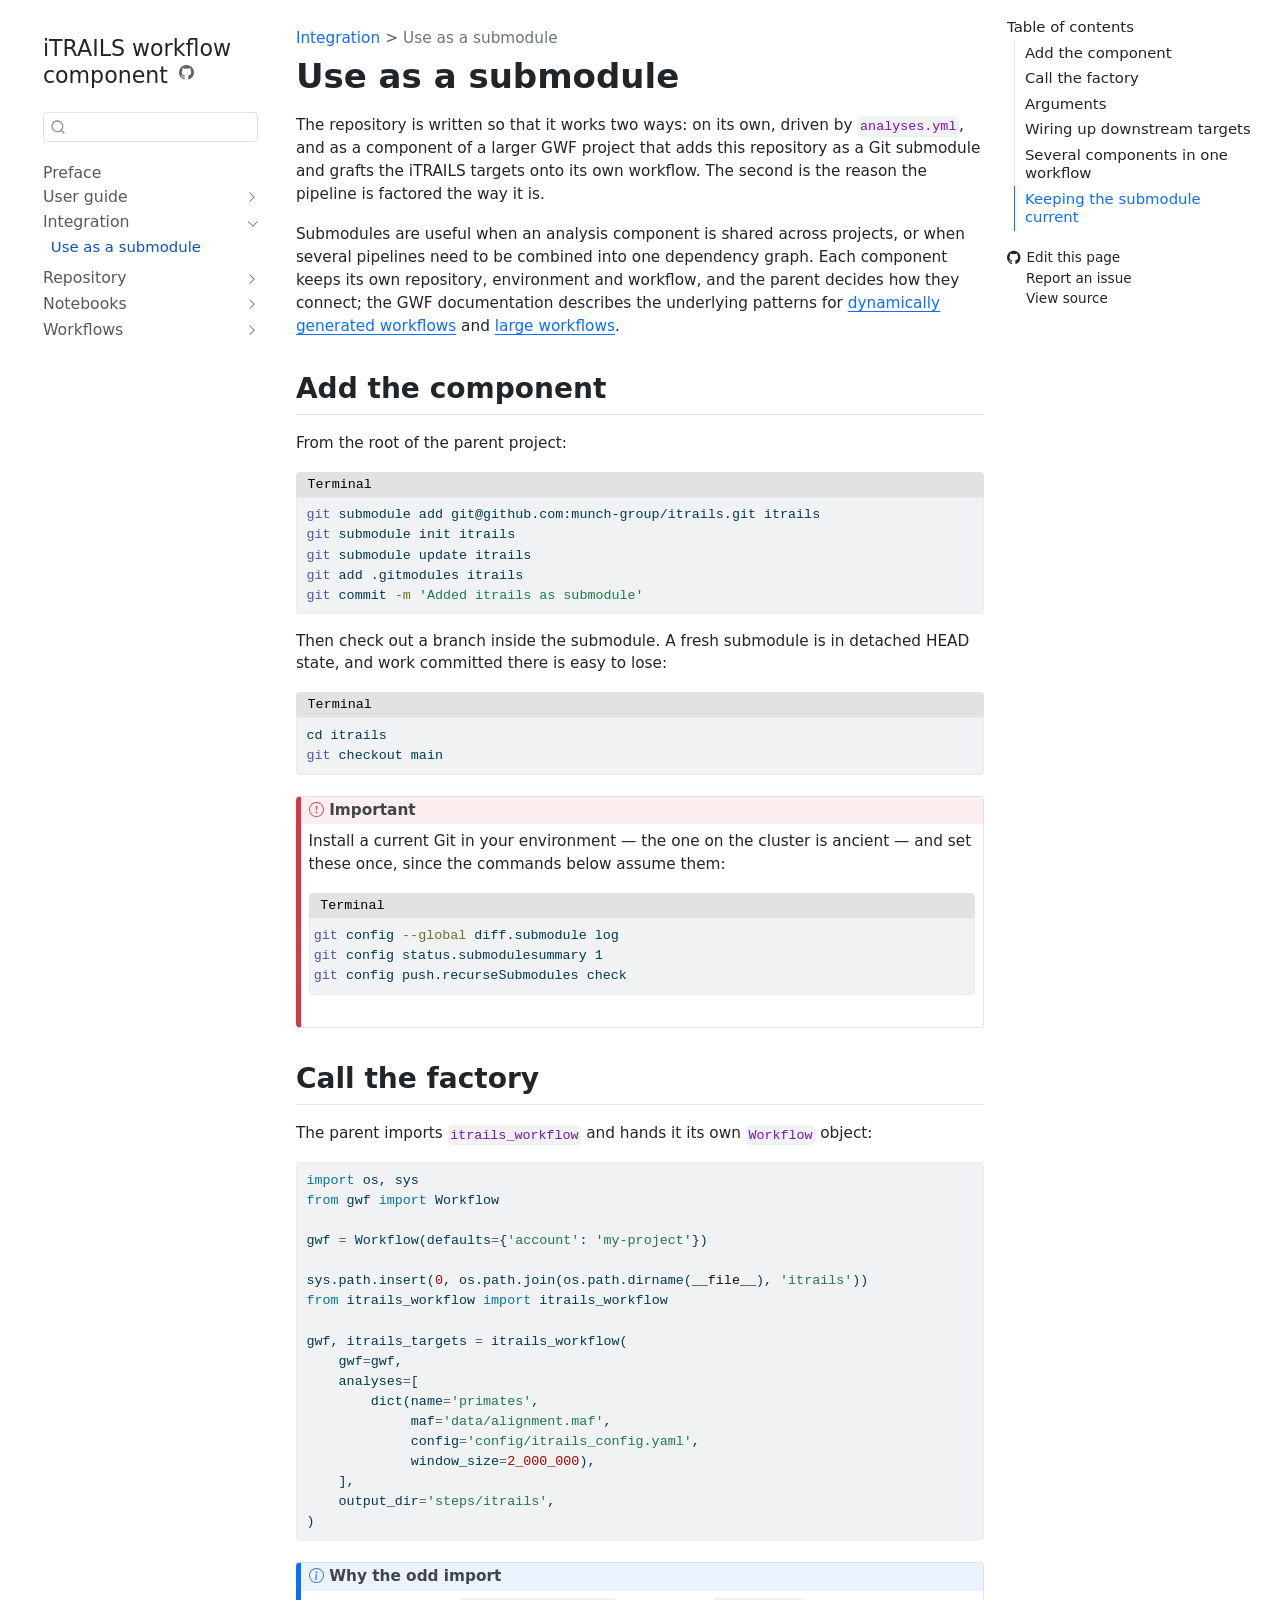
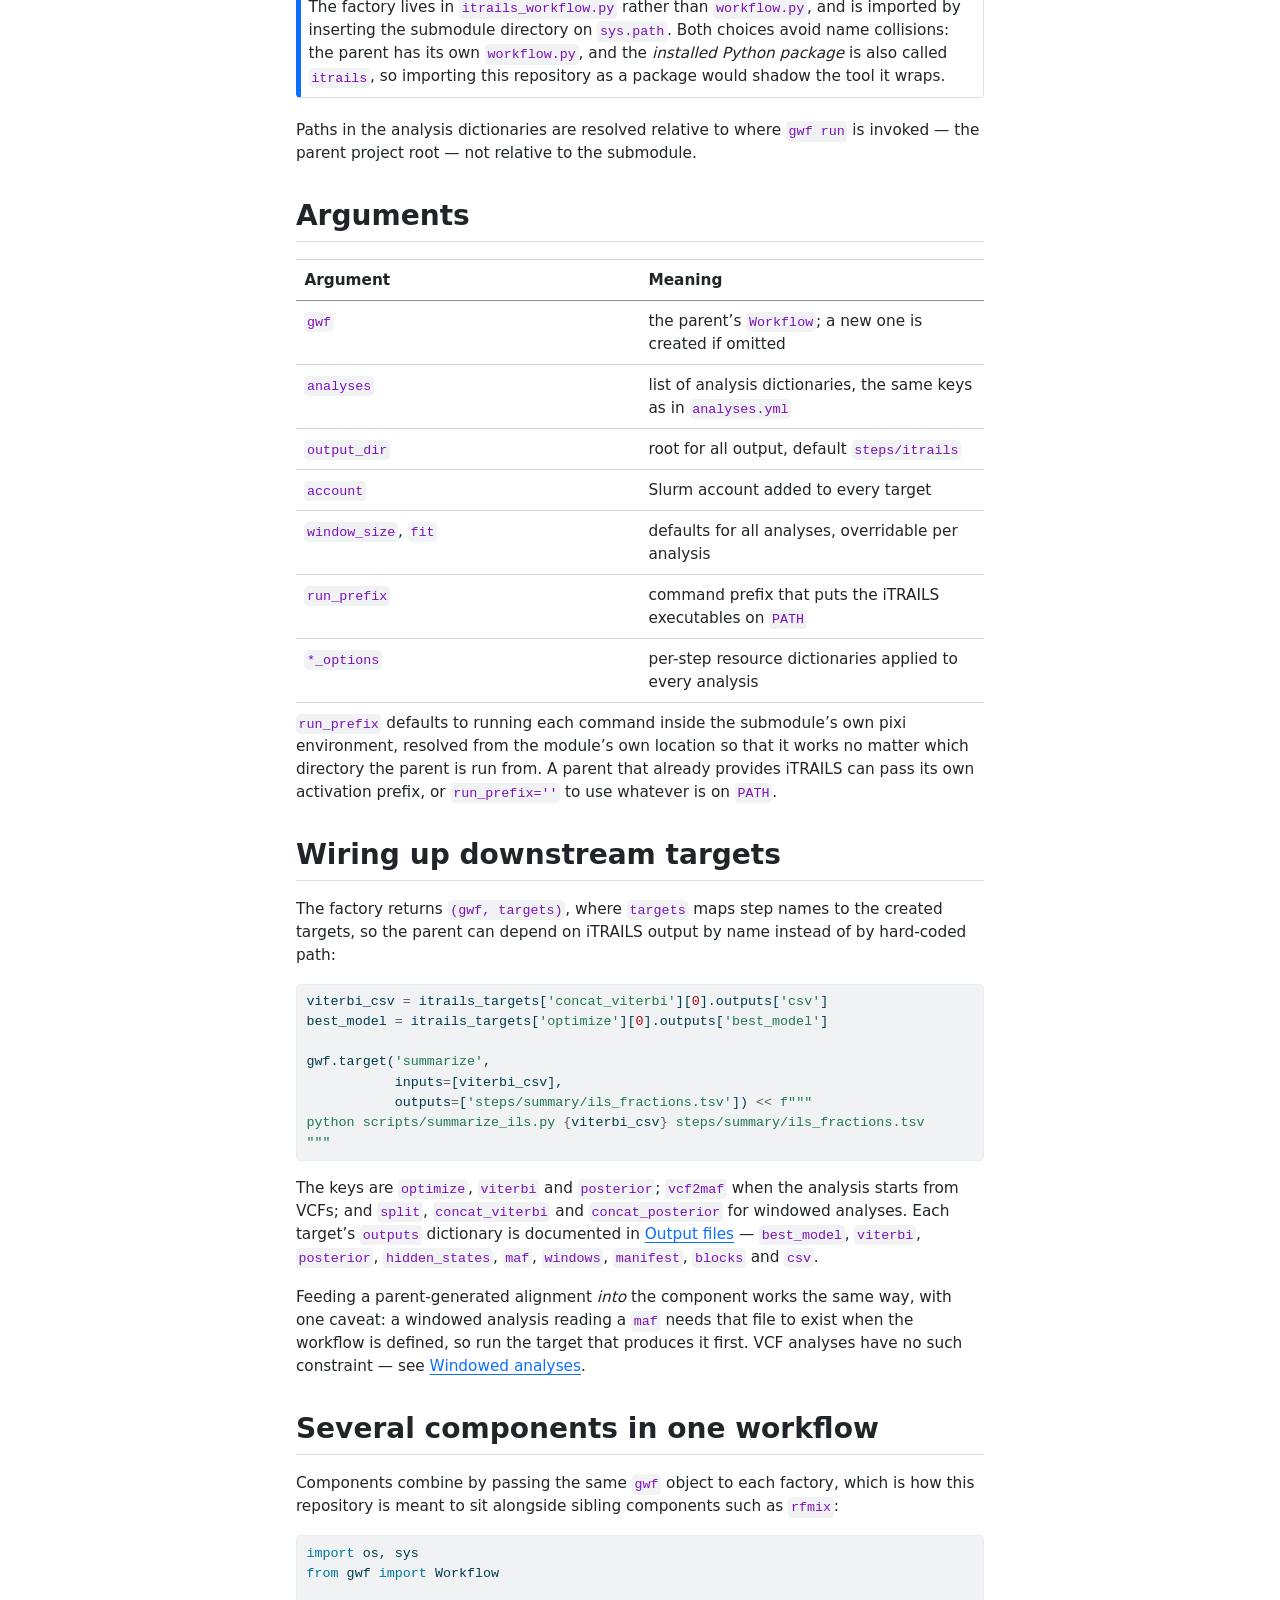
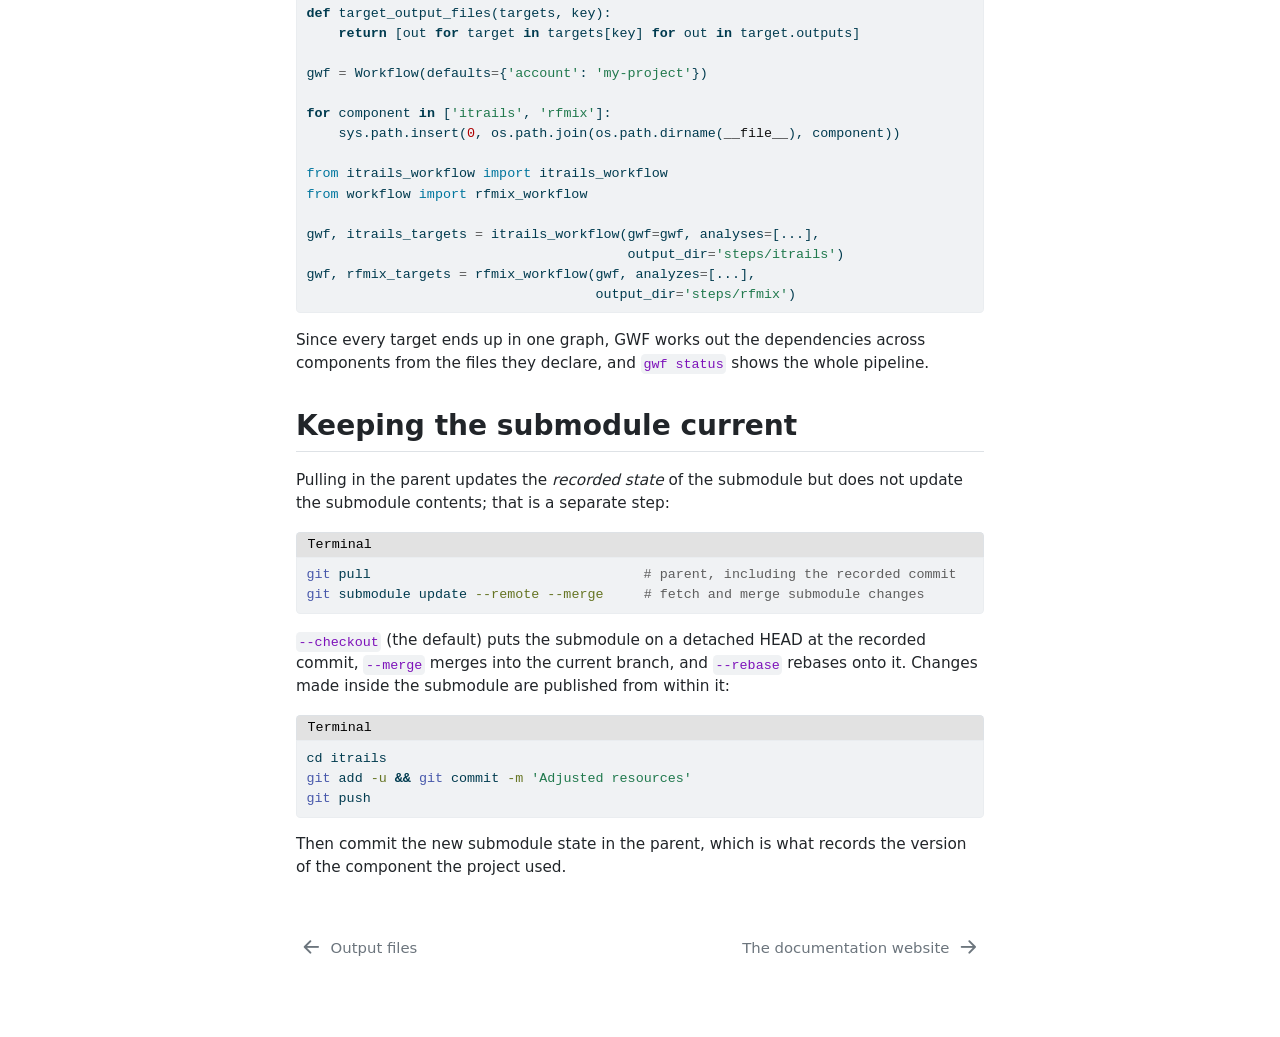
<file: docs/submodule.html>
<!DOCTYPE html>
<html xmlns="http://www.w3.org/1999/xhtml" lang="en" xml:lang="en"><head>

<meta charset="utf-8">
<meta name="generator" content="quarto-1.9.38">

<meta name="viewport" content="width=device-width, initial-scale=1.0, user-scalable=yes">


<title>Use as a submodule – iTRAILS workflow component</title>
<style>
/* Default styles provided by pandoc.
** See https://pandoc.org/MANUAL.html#variables-for-html for config info.
*/
code{white-space: pre-wrap;}
span.smallcaps{font-variant: small-caps;}
div.columns{display: flex; gap: min(4vw, 1.5em);}
div.column{flex: auto; overflow-x: auto;}
div.hanging-indent{margin-left: 1.5em; text-indent: -1.5em;}
ul.task-list{list-style: none;}
ul.task-list li input[type="checkbox"] {
  width: 0.8em;
  margin: 0 0.8em 0.2em -1em; /* quarto-specific, see https://github.com/quarto-dev/quarto-cli/issues/4556 */ 
  vertical-align: middle;
}
/* CSS for syntax highlighting */
html { -webkit-text-size-adjust: 100%; }
pre > code.sourceCode { white-space: pre; position: relative; }
pre > code.sourceCode > span { display: inline-block; line-height: 1.25; }
pre > code.sourceCode > span:empty { height: 1.2em; }
.sourceCode { overflow: visible; }
code.sourceCode > span { color: inherit; text-decoration: inherit; }
div.sourceCode { margin: 1em 0; }
pre.sourceCode { margin: 0; }
@media screen {
div.sourceCode { overflow: auto; }
}
@media print {
pre > code.sourceCode { white-space: pre-wrap; }
pre > code.sourceCode > span { text-indent: -5em; padding-left: 5em; }
}
pre.numberSource code
  { counter-reset: source-line 0; }
pre.numberSource code > span
  { position: relative; left: -4em; counter-increment: source-line; }
pre.numberSource code > span > a:first-child::before
  { content: counter(source-line);
    position: relative; left: -1em; text-align: right; vertical-align: baseline;
    border: none; display: inline-block;
    -webkit-touch-callout: none; -webkit-user-select: none;
    -khtml-user-select: none; -moz-user-select: none;
    -ms-user-select: none; user-select: none;
    padding: 0 4px; width: 4em;
  }
pre.numberSource { margin-left: 3em;  padding-left: 4px; }
div.sourceCode
  {   }
@media screen {
pre > code.sourceCode > span > a:first-child::before { text-decoration: underline; }
}
</style>


<script src="../site_libs/quarto-nav/quarto-nav.js"></script>
<script src="../site_libs/quarto-nav/headroom.min.js"></script>
<script src="../site_libs/clipboard/clipboard.min.js"></script>
<script src="../site_libs/quarto-search/autocomplete.umd.js"></script>
<script src="../site_libs/quarto-search/fuse.min.js"></script>
<script src="../site_libs/quarto-search/quarto-search.js"></script>
<meta name="quarto:offset" content="../">
<link href="../docs/website.html" rel="next">
<link href="../docs/outputs.html" rel="prev">
<script src="../site_libs/quarto-html/quarto.js" type="module"></script>
<script src="../site_libs/quarto-html/tabsets/tabsets.js" type="module"></script>
<script src="../site_libs/quarto-html/popper.min.js"></script>
<script src="../site_libs/quarto-html/tippy.umd.min.js"></script>
<script src="../site_libs/quarto-html/anchor.min.js"></script>
<link href="../site_libs/quarto-html/tippy.css" rel="stylesheet">
<link href="../site_libs/quarto-html/quarto-syntax-highlighting-15634bcf2e68342d4ad2dfa704d543f6.css" rel="stylesheet" id="quarto-text-highlighting-styles">
<script src="../site_libs/bootstrap/bootstrap.min.js"></script>
<link href="../site_libs/bootstrap/bootstrap-icons.css" rel="stylesheet">
<link href="../site_libs/bootstrap/bootstrap-5c70efdc3aba61fcdf3e9b5a2958e336.min.css" rel="stylesheet" append-hash="true" id="quarto-bootstrap" data-mode="light">
<script id="quarto-search-options" type="application/json">{
  "location": "sidebar",
  "copy-button": false,
  "collapse-after": 3,
  "panel-placement": "start",
  "type": "textbox",
  "limit": 50,
  "keyboard-shortcut": [
    "f",
    "/",
    "s"
  ],
  "show-item-context": false,
  "language": {
    "search-no-results-text": "No results",
    "search-matching-documents-text": "matching documents",
    "search-copy-link-title": "Copy link to search",
    "search-hide-matches-text": "Hide additional matches",
    "search-more-match-text": "more match in this document",
    "search-more-matches-text": "more matches in this document",
    "search-clear-button-title": "Clear",
    "search-text-placeholder": "",
    "search-detached-cancel-button-title": "Cancel",
    "search-submit-button-title": "Submit",
    "search-label": "Search"
  }
}</script>
<script async="" src="https://hypothes.is/embed.js"></script>
<script>
  window.document.addEventListener("DOMContentLoaded", function (_event) {
    document.body.classList.add('hypothesis-enabled');
  });
</script>


</head>

<body class="nav-sidebar floating quarto-light">

<div id="quarto-search-results"></div>
  <header id="quarto-header" class="headroom fixed-top">
  <nav class="quarto-secondary-nav">
    <div class="container-fluid d-flex">
      <button type="button" class="quarto-btn-toggle btn" data-bs-toggle="collapse" role="button" data-bs-target=".quarto-sidebar-collapse-item" aria-controls="quarto-sidebar" aria-expanded="false" aria-label="Toggle sidebar navigation" onclick="if (window.quartoToggleHeadroom) { window.quartoToggleHeadroom(); }">
        <i class="bi bi-layout-text-sidebar-reverse"></i>
      </button>
        <nav class="quarto-page-breadcrumbs" aria-label="breadcrumb"><ol class="breadcrumb"><li class="breadcrumb-item"><a href="../docs/submodule.html">Integration</a></li><li class="breadcrumb-item"><a href="../docs/submodule.html"><span class="chapter-title">Use as a submodule</span></a></li></ol></nav>
        <a class="flex-grow-1" role="navigation" data-bs-toggle="collapse" data-bs-target=".quarto-sidebar-collapse-item" aria-controls="quarto-sidebar" aria-expanded="false" aria-label="Toggle sidebar navigation" onclick="if (window.quartoToggleHeadroom) { window.quartoToggleHeadroom(); }">      
        </a>
      <button type="button" class="btn quarto-search-button" aria-label="Search" onclick="window.quartoOpenSearch();">
        <i class="bi bi-search"></i>
      </button>
    </div>
  </nav>
</header>
<!-- content -->
<div id="quarto-content" class="quarto-container page-columns page-rows-contents page-layout-article">
<!-- sidebar -->
  <nav id="quarto-sidebar" class="sidebar collapse collapse-horizontal quarto-sidebar-collapse-item sidebar-navigation floating overflow-auto">
    <div class="pt-lg-2 mt-2 text-left sidebar-header">
    <div class="sidebar-title mb-0 py-0">
      <a href="../">iTRAILS workflow component</a> 
        <div class="sidebar-tools-main">
    <a href="https://github.com/munch-group/itrails" title="Source Code" class="quarto-navigation-tool px-1" aria-label="Source Code"><i class="bi bi-github"></i></a>
</div>
    </div>
      </div>
        <div class="mt-2 flex-shrink-0 align-items-center">
        <div class="sidebar-search">
        <div id="quarto-search" class="" title="Search"></div>
        </div>
        </div>
    <div class="sidebar-menu-container"> 
    <ul class="list-unstyled mt-1">
        <li class="sidebar-item">
  <div class="sidebar-item-container"> 
  <a href="../index.html" class="sidebar-item-text sidebar-link">
 <span class="menu-text">Preface</span></a>
  </div>
</li>
        <li class="sidebar-item sidebar-item-section">
      <div class="sidebar-item-container"> 
            <a class="sidebar-item-text sidebar-link text-start collapsed" data-bs-toggle="collapse" data-bs-target="#quarto-sidebar-section-1" role="navigation" aria-expanded="false">
 <span class="menu-text">User guide</span></a>
          <a class="sidebar-item-toggle text-start collapsed" data-bs-toggle="collapse" data-bs-target="#quarto-sidebar-section-1" role="navigation" aria-expanded="false" aria-label="Toggle section">
            <i class="bi bi-chevron-right ms-2"></i>
          </a> 
      </div>
      <ul id="quarto-sidebar-section-1" class="collapse list-unstyled sidebar-section depth1 ">  
          <li class="sidebar-item">
  <div class="sidebar-item-container"> 
  <a href="../docs/getting-started.html" class="sidebar-item-text sidebar-link"><span class="chapter-title">Getting started</span></a>
  </div>
</li>
          <li class="sidebar-item">
  <div class="sidebar-item-container"> 
  <a href="../docs/input.html" class="sidebar-item-text sidebar-link"><span class="chapter-title">Input data</span></a>
  </div>
</li>
          <li class="sidebar-item">
  <div class="sidebar-item-container"> 
  <a href="../docs/configuration.html" class="sidebar-item-text sidebar-link"><span class="chapter-title">Configuration</span></a>
  </div>
</li>
          <li class="sidebar-item">
  <div class="sidebar-item-container"> 
  <a href="../docs/windowing.html" class="sidebar-item-text sidebar-link"><span class="chapter-title">Windowed analyses</span></a>
  </div>
</li>
          <li class="sidebar-item">
  <div class="sidebar-item-container"> 
  <a href="../docs/outputs.html" class="sidebar-item-text sidebar-link"><span class="chapter-title">Output files</span></a>
  </div>
</li>
      </ul>
  </li>
        <li class="sidebar-item sidebar-item-section">
      <div class="sidebar-item-container"> 
            <a class="sidebar-item-text sidebar-link text-start" data-bs-toggle="collapse" data-bs-target="#quarto-sidebar-section-2" role="navigation" aria-expanded="true">
 <span class="menu-text">Integration</span></a>
          <a class="sidebar-item-toggle text-start" data-bs-toggle="collapse" data-bs-target="#quarto-sidebar-section-2" role="navigation" aria-expanded="true" aria-label="Toggle section">
            <i class="bi bi-chevron-right ms-2"></i>
          </a> 
      </div>
      <ul id="quarto-sidebar-section-2" class="collapse list-unstyled sidebar-section depth1 show">  
          <li class="sidebar-item">
  <div class="sidebar-item-container"> 
  <a href="../docs/submodule.html" class="sidebar-item-text sidebar-link active"><span class="chapter-title">Use as a submodule</span></a>
  </div>
</li>
      </ul>
  </li>
        <li class="sidebar-item sidebar-item-section">
      <div class="sidebar-item-container"> 
            <a class="sidebar-item-text sidebar-link text-start collapsed" data-bs-toggle="collapse" data-bs-target="#quarto-sidebar-section-3" role="navigation" aria-expanded="false">
 <span class="menu-text">Repository</span></a>
          <a class="sidebar-item-toggle text-start collapsed" data-bs-toggle="collapse" data-bs-target="#quarto-sidebar-section-3" role="navigation" aria-expanded="false" aria-label="Toggle section">
            <i class="bi bi-chevron-right ms-2"></i>
          </a> 
      </div>
      <ul id="quarto-sidebar-section-3" class="collapse list-unstyled sidebar-section depth1 ">  
          <li class="sidebar-item">
  <div class="sidebar-item-container"> 
  <a href="../docs/website.html" class="sidebar-item-text sidebar-link"><span class="chapter-title">The documentation website</span></a>
  </div>
</li>
      </ul>
  </li>
        <li class="sidebar-item sidebar-item-section">
      <div class="sidebar-item-container"> 
            <a class="sidebar-item-text sidebar-link text-start collapsed" data-bs-toggle="collapse" data-bs-target="#quarto-sidebar-section-4" role="navigation" aria-expanded="false">
 <span class="menu-text">Notebooks</span></a>
          <a class="sidebar-item-toggle text-start collapsed" data-bs-toggle="collapse" data-bs-target="#quarto-sidebar-section-4" role="navigation" aria-expanded="false" aria-label="Toggle section">
            <i class="bi bi-chevron-right ms-2"></i>
          </a> 
      </div>
      <ul id="quarto-sidebar-section-4" class="collapse list-unstyled sidebar-section depth1 ">  
          <li class="sidebar-item">
  <div class="sidebar-item-container"> 
  <a href="../notebooks/example.html" class="sidebar-item-text sidebar-link"><span class="chapter-title">iTRAILS results</span></a>
  </div>
</li>
      </ul>
  </li>
        <li class="sidebar-item sidebar-item-section">
      <div class="sidebar-item-container"> 
            <a class="sidebar-item-text sidebar-link text-start collapsed" data-bs-toggle="collapse" data-bs-target="#quarto-sidebar-section-5" role="navigation" aria-expanded="false">
 <span class="menu-text">Workflows</span></a>
          <a class="sidebar-item-toggle text-start collapsed" data-bs-toggle="collapse" data-bs-target="#quarto-sidebar-section-5" role="navigation" aria-expanded="false" aria-label="Toggle section">
            <i class="bi bi-chevron-right ms-2"></i>
          </a> 
      </div>
      <ul id="quarto-sidebar-section-5" class="collapse list-unstyled sidebar-section depth1 ">  
          <li class="sidebar-item">
  <div class="sidebar-item-container"> 
  <a href="../workflow.html" class="sidebar-item-text sidebar-link"><span class="chapter-title">GWF workflow</span></a>
  </div>
</li>
      </ul>
  </li>
    </ul>
    </div>
</nav>
<div id="quarto-sidebar-glass" class="quarto-sidebar-collapse-item" data-bs-toggle="collapse" data-bs-target=".quarto-sidebar-collapse-item"></div>
<!-- margin-sidebar -->
    <div id="quarto-margin-sidebar" class="sidebar margin-sidebar">
        <nav id="TOC" role="doc-toc" class="toc-active">
    <h2 id="toc-title">Table of contents</h2>
   
  <ul class="collapse">
  <li><a href="#add-the-component" id="toc-add-the-component" class="nav-link active" data-scroll-target="#add-the-component">Add the component</a></li>
  <li><a href="#call-the-factory" id="toc-call-the-factory" class="nav-link" data-scroll-target="#call-the-factory">Call the factory</a></li>
  <li><a href="#arguments" id="toc-arguments" class="nav-link" data-scroll-target="#arguments">Arguments</a></li>
  <li><a href="#wiring-up-downstream-targets" id="toc-wiring-up-downstream-targets" class="nav-link" data-scroll-target="#wiring-up-downstream-targets">Wiring up downstream targets</a></li>
  <li><a href="#several-components-in-one-workflow" id="toc-several-components-in-one-workflow" class="nav-link" data-scroll-target="#several-components-in-one-workflow">Several components in one workflow</a></li>
  <li><a href="#keeping-the-submodule-current" id="toc-keeping-the-submodule-current" class="nav-link" data-scroll-target="#keeping-the-submodule-current">Keeping the submodule current</a></li>
  </ul>
<div class="toc-actions"><ul class="collapse"><li><a href="https://github.com/munch-group/itrails/edit/main/docs/submodule.qmd" class="toc-action"><i class="bi bi-github"></i>Edit this page</a></li><li><a href="https://github.com/munch-group/itrails/issues/new" class="toc-action"><i class="bi empty"></i>Report an issue</a></li><li><a href="https://github.com/munch-group/itrails/blob/main/docs/submodule.qmd" class="toc-action"><i class="bi empty"></i>View source</a></li></ul></div></nav>
    </div>
<!-- main -->
<main class="content" id="quarto-document-content">

<header id="title-block-header" class="quarto-title-block default"><nav class="quarto-page-breadcrumbs quarto-title-breadcrumbs d-none d-lg-block" aria-label="breadcrumb"><ol class="breadcrumb"><li class="breadcrumb-item"><a href="../docs/submodule.html">Integration</a></li><li class="breadcrumb-item"><a href="../docs/submodule.html"><span class="chapter-title">Use as a submodule</span></a></li></ol></nav>
<div class="quarto-title">
<h1 class="title"><span class="chapter-title">Use as a submodule</span></h1>
</div>



<div class="quarto-title-meta">

    
  
    
  </div>
  


</header>


<p>The repository is written so that it works two ways: on its own, driven by <code>analyses.yml</code>, and as a component of a larger GWF project that adds this repository as a Git submodule and grafts the iTRAILS targets onto its own workflow. The second is the reason the pipeline is factored the way it is.</p>
<p>Submodules are useful when an analysis component is shared across projects, or when several pipelines need to be combined into one dependency graph. Each component keeps its own repository, environment and workflow, and the parent decides how they connect; the GWF documentation describes the underlying patterns for <a href="https://gwf.app/guide/patterns/#dynamically-generating-a-workflow">dynamically generated workflows</a> and <a href="https://gwf.app/guide/patterns/#large-workflows">large workflows</a>.</p>
<section id="add-the-component" class="level2">
<h2 class="anchored" data-anchor-id="add-the-component">Add the component</h2>
<p>From the root of the parent project:</p>
<div class="code-with-filename">
<div class="code-with-filename-file">
<pre><strong>Terminal</strong></pre>
</div>
<div class="code-copy-outer-scaffold"><div class="sourceCode" id="cb1" data-filename="Terminal"><pre class="sourceCode bash code-with-copy"><code class="sourceCode bash"><span id="cb1-1"><a href="#cb1-1" aria-hidden="true" tabindex="-1"></a><span class="fu">git</span> submodule add git@github.com:munch-group/itrails.git itrails</span>
<span id="cb1-2"><a href="#cb1-2" aria-hidden="true" tabindex="-1"></a><span class="fu">git</span> submodule init itrails</span>
<span id="cb1-3"><a href="#cb1-3" aria-hidden="true" tabindex="-1"></a><span class="fu">git</span> submodule update itrails</span>
<span id="cb1-4"><a href="#cb1-4" aria-hidden="true" tabindex="-1"></a><span class="fu">git</span> add .gitmodules itrails</span>
<span id="cb1-5"><a href="#cb1-5" aria-hidden="true" tabindex="-1"></a><span class="fu">git</span> commit <span class="at">-m</span> <span class="st">'Added itrails as submodule'</span></span></code></pre></div><button title="Copy to Clipboard" class="code-copy-button"><i class="bi"></i></button></div>
</div>
<p>Then check out a branch inside the submodule. A fresh submodule is in detached HEAD state, and work committed there is easy to lose:</p>
<div class="code-with-filename">
<div class="code-with-filename-file">
<pre><strong>Terminal</strong></pre>
</div>
<div class="code-copy-outer-scaffold"><div class="sourceCode" id="cb2" data-filename="Terminal"><pre class="sourceCode bash code-with-copy"><code class="sourceCode bash"><span id="cb2-1"><a href="#cb2-1" aria-hidden="true" tabindex="-1"></a><span class="bu">cd</span> itrails</span>
<span id="cb2-2"><a href="#cb2-2" aria-hidden="true" tabindex="-1"></a><span class="fu">git</span> checkout main</span></code></pre></div><button title="Copy to Clipboard" class="code-copy-button"><i class="bi"></i></button></div>
</div>
<div class="callout callout-style-default callout-important callout-titled">
<div class="callout-header d-flex align-content-center">
<div class="callout-icon-container">
<i class="callout-icon"></i>
</div>
<div class="callout-title-container flex-fill">
Important
</div>
</div>
<div class="callout-body-container callout-body">
<p>Install a current Git in your environment — the one on the cluster is ancient — and set these once, since the commands below assume them:</p>
<div class="code-with-filename">
<div class="code-with-filename-file">
<pre><strong>Terminal</strong></pre>
</div>
<div class="code-copy-outer-scaffold"><div class="sourceCode" id="cb3" data-filename="Terminal"><pre class="sourceCode bash code-with-copy"><code class="sourceCode bash"><span id="cb3-1"><a href="#cb3-1" aria-hidden="true" tabindex="-1"></a><span class="fu">git</span> config <span class="at">--global</span> diff.submodule log</span>
<span id="cb3-2"><a href="#cb3-2" aria-hidden="true" tabindex="-1"></a><span class="fu">git</span> config status.submodulesummary 1</span>
<span id="cb3-3"><a href="#cb3-3" aria-hidden="true" tabindex="-1"></a><span class="fu">git</span> config push.recurseSubmodules check</span></code></pre></div><button title="Copy to Clipboard" class="code-copy-button"><i class="bi"></i></button></div>
</div>
</div>
</div>
</section>
<section id="call-the-factory" class="level2">
<h2 class="anchored" data-anchor-id="call-the-factory">Call the factory</h2>
<p>The parent imports <code>itrails_workflow</code> and hands it its own <code>Workflow</code> object:</p>
<div class="code-copy-outer-scaffold"><div class="sourceCode" id="cb4"><pre class="sourceCode python code-with-copy"><code class="sourceCode python"><span id="cb4-1"><a href="#cb4-1" aria-hidden="true" tabindex="-1"></a><span class="im">import</span> os, sys</span>
<span id="cb4-2"><a href="#cb4-2" aria-hidden="true" tabindex="-1"></a><span class="im">from</span> gwf <span class="im">import</span> Workflow</span>
<span id="cb4-3"><a href="#cb4-3" aria-hidden="true" tabindex="-1"></a></span>
<span id="cb4-4"><a href="#cb4-4" aria-hidden="true" tabindex="-1"></a>gwf <span class="op">=</span> Workflow(defaults<span class="op">=</span>{<span class="st">'account'</span>: <span class="st">'my-project'</span>})</span>
<span id="cb4-5"><a href="#cb4-5" aria-hidden="true" tabindex="-1"></a></span>
<span id="cb4-6"><a href="#cb4-6" aria-hidden="true" tabindex="-1"></a>sys.path.insert(<span class="dv">0</span>, os.path.join(os.path.dirname(<span class="va">__file__</span>), <span class="st">'itrails'</span>))</span>
<span id="cb4-7"><a href="#cb4-7" aria-hidden="true" tabindex="-1"></a><span class="im">from</span> itrails_workflow <span class="im">import</span> itrails_workflow</span>
<span id="cb4-8"><a href="#cb4-8" aria-hidden="true" tabindex="-1"></a></span>
<span id="cb4-9"><a href="#cb4-9" aria-hidden="true" tabindex="-1"></a>gwf, itrails_targets <span class="op">=</span> itrails_workflow(</span>
<span id="cb4-10"><a href="#cb4-10" aria-hidden="true" tabindex="-1"></a>    gwf<span class="op">=</span>gwf,</span>
<span id="cb4-11"><a href="#cb4-11" aria-hidden="true" tabindex="-1"></a>    analyses<span class="op">=</span>[</span>
<span id="cb4-12"><a href="#cb4-12" aria-hidden="true" tabindex="-1"></a>        <span class="bu">dict</span>(name<span class="op">=</span><span class="st">'primates'</span>,</span>
<span id="cb4-13"><a href="#cb4-13" aria-hidden="true" tabindex="-1"></a>             maf<span class="op">=</span><span class="st">'data/alignment.maf'</span>,</span>
<span id="cb4-14"><a href="#cb4-14" aria-hidden="true" tabindex="-1"></a>             config<span class="op">=</span><span class="st">'config/itrails_config.yaml'</span>,</span>
<span id="cb4-15"><a href="#cb4-15" aria-hidden="true" tabindex="-1"></a>             window_size<span class="op">=</span><span class="dv">2_000_000</span>),</span>
<span id="cb4-16"><a href="#cb4-16" aria-hidden="true" tabindex="-1"></a>    ],</span>
<span id="cb4-17"><a href="#cb4-17" aria-hidden="true" tabindex="-1"></a>    output_dir<span class="op">=</span><span class="st">'steps/itrails'</span>,</span>
<span id="cb4-18"><a href="#cb4-18" aria-hidden="true" tabindex="-1"></a>)</span></code></pre></div><button title="Copy to Clipboard" class="code-copy-button"><i class="bi"></i></button></div>
<div class="callout callout-style-default callout-note callout-titled">
<div class="callout-header d-flex align-content-center">
<div class="callout-icon-container">
<i class="callout-icon"></i>
</div>
<div class="callout-title-container flex-fill">
<span class="screen-reader-only">Note</span>Why the odd import
</div>
</div>
<div class="callout-body-container callout-body">
<p>The factory lives in <code>itrails_workflow.py</code> rather than <code>workflow.py</code>, and is imported by inserting the submodule directory on <code>sys.path</code>. Both choices avoid name collisions: the parent has its own <code>workflow.py</code>, and the <em>installed Python package</em> is also called <code>itrails</code>, so importing this repository as a package would shadow the tool it wraps.</p>
</div>
</div>
<p>Paths in the analysis dictionaries are resolved relative to where <code>gwf run</code> is invoked — the parent project root — not relative to the submodule.</p>
</section>
<section id="arguments" class="level2">
<h2 class="anchored" data-anchor-id="arguments">Arguments</h2>
<table class="caption-top table">
<colgroup>
<col style="width: 50%">
<col style="width: 50%">
</colgroup>
<thead>
<tr class="header">
<th style="text-align: left;">Argument</th>
<th style="text-align: left;">Meaning</th>
</tr>
</thead>
<tbody>
<tr class="odd">
<td style="text-align: left;"><code>gwf</code></td>
<td style="text-align: left;">the parent’s <code>Workflow</code>; a new one is created if omitted</td>
</tr>
<tr class="even">
<td style="text-align: left;"><code>analyses</code></td>
<td style="text-align: left;">list of analysis dictionaries, the same keys as in <code>analyses.yml</code></td>
</tr>
<tr class="odd">
<td style="text-align: left;"><code>output_dir</code></td>
<td style="text-align: left;">root for all output, default <code>steps/itrails</code></td>
</tr>
<tr class="even">
<td style="text-align: left;"><code>account</code></td>
<td style="text-align: left;">Slurm account added to every target</td>
</tr>
<tr class="odd">
<td style="text-align: left;"><code>window_size</code>, <code>fit</code></td>
<td style="text-align: left;">defaults for all analyses, overridable per analysis</td>
</tr>
<tr class="even">
<td style="text-align: left;"><code>run_prefix</code></td>
<td style="text-align: left;">command prefix that puts the iTRAILS executables on <code>PATH</code></td>
</tr>
<tr class="odd">
<td style="text-align: left;"><code>*_options</code></td>
<td style="text-align: left;">per-step resource dictionaries applied to every analysis</td>
</tr>
</tbody>
</table>
<p><code>run_prefix</code> defaults to running each command inside the submodule’s own pixi environment, resolved from the module’s own location so that it works no matter which directory the parent is run from. A parent that already provides iTRAILS can pass its own activation prefix, or <code>run_prefix=''</code> to use whatever is on <code>PATH</code>.</p>
</section>
<section id="wiring-up-downstream-targets" class="level2">
<h2 class="anchored" data-anchor-id="wiring-up-downstream-targets">Wiring up downstream targets</h2>
<p>The factory returns <code>(gwf, targets)</code>, where <code>targets</code> maps step names to the created targets, so the parent can depend on iTRAILS output by name instead of by hard-coded path:</p>
<div class="code-copy-outer-scaffold"><div class="sourceCode" id="cb5"><pre class="sourceCode python code-with-copy"><code class="sourceCode python"><span id="cb5-1"><a href="#cb5-1" aria-hidden="true" tabindex="-1"></a>viterbi_csv <span class="op">=</span> itrails_targets[<span class="st">'concat_viterbi'</span>][<span class="dv">0</span>].outputs[<span class="st">'csv'</span>]</span>
<span id="cb5-2"><a href="#cb5-2" aria-hidden="true" tabindex="-1"></a>best_model <span class="op">=</span> itrails_targets[<span class="st">'optimize'</span>][<span class="dv">0</span>].outputs[<span class="st">'best_model'</span>]</span>
<span id="cb5-3"><a href="#cb5-3" aria-hidden="true" tabindex="-1"></a></span>
<span id="cb5-4"><a href="#cb5-4" aria-hidden="true" tabindex="-1"></a>gwf.target(<span class="st">'summarize'</span>,</span>
<span id="cb5-5"><a href="#cb5-5" aria-hidden="true" tabindex="-1"></a>           inputs<span class="op">=</span>[viterbi_csv],</span>
<span id="cb5-6"><a href="#cb5-6" aria-hidden="true" tabindex="-1"></a>           outputs<span class="op">=</span>[<span class="st">'steps/summary/ils_fractions.tsv'</span>]) <span class="op">&lt;&lt;</span> <span class="ss">f"""</span></span>
<span id="cb5-7"><a href="#cb5-7" aria-hidden="true" tabindex="-1"></a><span class="ss">python scripts/summarize_ils.py </span><span class="sc">{</span>viterbi_csv<span class="sc">}</span><span class="ss"> steps/summary/ils_fractions.tsv</span></span>
<span id="cb5-8"><a href="#cb5-8" aria-hidden="true" tabindex="-1"></a><span class="ss">"""</span></span></code></pre></div><button title="Copy to Clipboard" class="code-copy-button"><i class="bi"></i></button></div>
<p>The keys are <code>optimize</code>, <code>viterbi</code> and <code>posterior</code>; <code>vcf2maf</code> when the analysis starts from VCFs; and <code>split</code>, <code>concat_viterbi</code> and <code>concat_posterior</code> for windowed analyses. Each target’s <code>outputs</code> dictionary is documented in <a href="../docs/outputs.html">Output files</a> — <code>best_model</code>, <code>viterbi</code>, <code>posterior</code>, <code>hidden_states</code>, <code>maf</code>, <code>windows</code>, <code>manifest</code>, <code>blocks</code> and <code>csv</code>.</p>
<p>Feeding a parent-generated alignment <em>into</em> the component works the same way, with one caveat: a windowed analysis reading a <code>maf</code> needs that file to exist when the workflow is defined, so run the target that produces it first. VCF analyses have no such constraint — see <a href="../docs/windowing.html">Windowed analyses</a>.</p>
</section>
<section id="several-components-in-one-workflow" class="level2">
<h2 class="anchored" data-anchor-id="several-components-in-one-workflow">Several components in one workflow</h2>
<p>Components combine by passing the same <code>gwf</code> object to each factory, which is how this repository is meant to sit alongside sibling components such as <code>rfmix</code>:</p>
<div class="code-copy-outer-scaffold"><div class="sourceCode" id="cb6"><pre class="sourceCode python code-with-copy"><code class="sourceCode python"><span id="cb6-1"><a href="#cb6-1" aria-hidden="true" tabindex="-1"></a><span class="im">import</span> os, sys</span>
<span id="cb6-2"><a href="#cb6-2" aria-hidden="true" tabindex="-1"></a><span class="im">from</span> gwf <span class="im">import</span> Workflow</span>
<span id="cb6-3"><a href="#cb6-3" aria-hidden="true" tabindex="-1"></a></span>
<span id="cb6-4"><a href="#cb6-4" aria-hidden="true" tabindex="-1"></a><span class="kw">def</span> target_output_files(targets, key):</span>
<span id="cb6-5"><a href="#cb6-5" aria-hidden="true" tabindex="-1"></a>    <span class="cf">return</span> [out <span class="cf">for</span> target <span class="kw">in</span> targets[key] <span class="cf">for</span> out <span class="kw">in</span> target.outputs]</span>
<span id="cb6-6"><a href="#cb6-6" aria-hidden="true" tabindex="-1"></a></span>
<span id="cb6-7"><a href="#cb6-7" aria-hidden="true" tabindex="-1"></a>gwf <span class="op">=</span> Workflow(defaults<span class="op">=</span>{<span class="st">'account'</span>: <span class="st">'my-project'</span>})</span>
<span id="cb6-8"><a href="#cb6-8" aria-hidden="true" tabindex="-1"></a></span>
<span id="cb6-9"><a href="#cb6-9" aria-hidden="true" tabindex="-1"></a><span class="cf">for</span> component <span class="kw">in</span> [<span class="st">'itrails'</span>, <span class="st">'rfmix'</span>]:</span>
<span id="cb6-10"><a href="#cb6-10" aria-hidden="true" tabindex="-1"></a>    sys.path.insert(<span class="dv">0</span>, os.path.join(os.path.dirname(<span class="va">__file__</span>), component))</span>
<span id="cb6-11"><a href="#cb6-11" aria-hidden="true" tabindex="-1"></a></span>
<span id="cb6-12"><a href="#cb6-12" aria-hidden="true" tabindex="-1"></a><span class="im">from</span> itrails_workflow <span class="im">import</span> itrails_workflow</span>
<span id="cb6-13"><a href="#cb6-13" aria-hidden="true" tabindex="-1"></a><span class="im">from</span> workflow <span class="im">import</span> rfmix_workflow</span>
<span id="cb6-14"><a href="#cb6-14" aria-hidden="true" tabindex="-1"></a></span>
<span id="cb6-15"><a href="#cb6-15" aria-hidden="true" tabindex="-1"></a>gwf, itrails_targets <span class="op">=</span> itrails_workflow(gwf<span class="op">=</span>gwf, analyses<span class="op">=</span>[...],</span>
<span id="cb6-16"><a href="#cb6-16" aria-hidden="true" tabindex="-1"></a>                                        output_dir<span class="op">=</span><span class="st">'steps/itrails'</span>)</span>
<span id="cb6-17"><a href="#cb6-17" aria-hidden="true" tabindex="-1"></a>gwf, rfmix_targets <span class="op">=</span> rfmix_workflow(gwf, analyzes<span class="op">=</span>[...],</span>
<span id="cb6-18"><a href="#cb6-18" aria-hidden="true" tabindex="-1"></a>                                    output_dir<span class="op">=</span><span class="st">'steps/rfmix'</span>)</span></code></pre></div><button title="Copy to Clipboard" class="code-copy-button"><i class="bi"></i></button></div>
<p>Since every target ends up in one graph, GWF works out the dependencies across components from the files they declare, and <code>gwf status</code> shows the whole pipeline.</p>
</section>
<section id="keeping-the-submodule-current" class="level2">
<h2 class="anchored" data-anchor-id="keeping-the-submodule-current">Keeping the submodule current</h2>
<p>Pulling in the parent updates the <em>recorded state</em> of the submodule but does not update the submodule contents; that is a separate step:</p>
<div class="code-with-filename">
<div class="code-with-filename-file">
<pre><strong>Terminal</strong></pre>
</div>
<div class="code-copy-outer-scaffold"><div class="sourceCode" id="cb7" data-filename="Terminal"><pre class="sourceCode bash code-with-copy"><code class="sourceCode bash"><span id="cb7-1"><a href="#cb7-1" aria-hidden="true" tabindex="-1"></a><span class="fu">git</span> pull                                  <span class="co"># parent, including the recorded commit</span></span>
<span id="cb7-2"><a href="#cb7-2" aria-hidden="true" tabindex="-1"></a><span class="fu">git</span> submodule update <span class="at">--remote</span> <span class="at">--merge</span>     <span class="co"># fetch and merge submodule changes</span></span></code></pre></div><button title="Copy to Clipboard" class="code-copy-button"><i class="bi"></i></button></div>
</div>
<p><code>--checkout</code> (the default) puts the submodule on a detached HEAD at the recorded commit, <code>--merge</code> merges into the current branch, and <code>--rebase</code> rebases onto it. Changes made inside the submodule are published from within it:</p>
<div class="code-with-filename">
<div class="code-with-filename-file">
<pre><strong>Terminal</strong></pre>
</div>
<div class="code-copy-outer-scaffold"><div class="sourceCode" id="cb8" data-filename="Terminal"><pre class="sourceCode bash code-with-copy"><code class="sourceCode bash"><span id="cb8-1"><a href="#cb8-1" aria-hidden="true" tabindex="-1"></a><span class="bu">cd</span> itrails</span>
<span id="cb8-2"><a href="#cb8-2" aria-hidden="true" tabindex="-1"></a><span class="fu">git</span> add <span class="at">-u</span> <span class="kw">&amp;&amp;</span> <span class="fu">git</span> commit <span class="at">-m</span> <span class="st">'Adjusted resources'</span></span>
<span id="cb8-3"><a href="#cb8-3" aria-hidden="true" tabindex="-1"></a><span class="fu">git</span> push</span></code></pre></div><button title="Copy to Clipboard" class="code-copy-button"><i class="bi"></i></button></div>
</div>
<p>Then commit the new submodule state in the parent, which is what records the version of the component the project used.</p>


</section>

</main> <!-- /main -->
<script id="quarto-html-after-body" type="application/javascript">
  window.document.addEventListener("DOMContentLoaded", function (event) {
    const icon = "";
    const anchorJS = new window.AnchorJS();
    anchorJS.options = {
      placement: 'right',
      icon: icon
    };
    anchorJS.add('.anchored');
    const isCodeAnnotation = (el) => {
      for (const clz of el.classList) {
        if (clz.startsWith('code-annotation-')) {                     
          return true;
        }
      }
      return false;
    }
    const onCopySuccess = function(e) {
      // button target
      const button = e.trigger;
      // don't keep focus
      button.blur();
      // flash "checked"
      button.classList.add('code-copy-button-checked');
      var currentTitle = button.getAttribute("title");
      button.setAttribute("title", "Copied!");
      let tooltip;
      if (window.bootstrap) {
        button.setAttribute("data-bs-toggle", "tooltip");
        button.setAttribute("data-bs-placement", "left");
        button.setAttribute("data-bs-title", "Copied!");
        tooltip = new bootstrap.Tooltip(button, 
          { trigger: "manual", 
            customClass: "code-copy-button-tooltip",
            offset: [0, -8]});
        tooltip.show();    
      }
      setTimeout(function() {
        if (tooltip) {
          tooltip.hide();
          button.removeAttribute("data-bs-title");
          button.removeAttribute("data-bs-toggle");
          button.removeAttribute("data-bs-placement");
        }
        button.setAttribute("title", currentTitle);
        button.classList.remove('code-copy-button-checked');
      }, 1000);
      // clear code selection
      e.clearSelection();
    }
    const getTextToCopy = function(trigger) {
      const outerScaffold = trigger.parentElement.cloneNode(true);
      const codeEl = outerScaffold.querySelector('code');
      for (const childEl of codeEl.children) {
        if (isCodeAnnotation(childEl)) {
          childEl.remove();
        }
      }
      return codeEl.innerText;
    }
    const clipboard = new window.ClipboardJS('.code-copy-button:not([data-in-quarto-modal])', {
      text: getTextToCopy
    });
    clipboard.on('success', onCopySuccess);
    if (window.document.getElementById('quarto-embedded-source-code-modal')) {
      const clipboardModal = new window.ClipboardJS('.code-copy-button[data-in-quarto-modal]', {
        text: getTextToCopy,
        container: window.document.getElementById('quarto-embedded-source-code-modal')
      });
      clipboardModal.on('success', onCopySuccess);
    }
      var localhostRegex = new RegExp(/^(?:http|https):\/\/localhost\:?[0-9]*\//);
      var mailtoRegex = new RegExp(/^mailto:/);
        var filterRegex = new RegExp('/' + window.location.host + '/');
      var isInternal = (href) => {
          return filterRegex.test(href) || localhostRegex.test(href) || mailtoRegex.test(href);
      }
      // Inspect non-navigation links and adorn them if external
     var links = window.document.querySelectorAll('a[href]:not(.nav-link):not(.navbar-brand):not(.toc-action):not(.sidebar-link):not(.sidebar-item-toggle):not(.pagination-link):not(.no-external):not([aria-hidden]):not(.dropdown-item):not(.quarto-navigation-tool):not(.about-link)');
      for (var i=0; i<links.length; i++) {
        const link = links[i];
        if (!isInternal(link.href)) {
          // undo the damage that might have been done by quarto-nav.js in the case of
          // links that we want to consider external
          if (link.dataset.originalHref !== undefined) {
            link.href = link.dataset.originalHref;
          }
        }
      }
    function tippyHover(el, contentFn, onTriggerFn, onUntriggerFn) {
      const config = {
        allowHTML: true,
        maxWidth: 500,
        delay: 100,
        arrow: false,
        appendTo: function(el) {
            return el.parentElement;
        },
        interactive: true,
        interactiveBorder: 10,
        theme: 'quarto',
        placement: 'bottom-start',
      };
      if (contentFn) {
        config.content = contentFn;
      }
      if (onTriggerFn) {
        config.onTrigger = onTriggerFn;
      }
      if (onUntriggerFn) {
        config.onUntrigger = onUntriggerFn;
      }
      window.tippy(el, config); 
    }
    const noterefs = window.document.querySelectorAll('a[role="doc-noteref"]');
    for (var i=0; i<noterefs.length; i++) {
      const ref = noterefs[i];
      tippyHover(ref, function() {
        // use id or data attribute instead here
        let href = ref.getAttribute('data-footnote-href') || ref.getAttribute('href');
        try { href = new URL(href).hash; } catch {}
        const id = href.replace(/^#\/?/, "");
        const note = window.document.getElementById(id);
        if (note) {
          return note.innerHTML;
        } else {
          return "";
        }
      });
    }
    const xrefs = window.document.querySelectorAll('a.quarto-xref');
    const processXRef = (id, note) => {
      // Strip column container classes
      const stripColumnClz = (el) => {
        el.classList.remove("page-full", "page-columns");
        if (el.children) {
          for (const child of el.children) {
            stripColumnClz(child);
          }
        }
      }
      stripColumnClz(note)
      if (id === null || id.startsWith('sec-')) {
        // Special case sections, only their first couple elements
        const container = document.createElement("div");
        if (note.children && note.children.length > 2) {
          container.appendChild(note.children[0].cloneNode(true));
          for (let i = 1; i < note.children.length; i++) {
            const child = note.children[i];
            if (child.tagName === "P" && child.innerText === "") {
              continue;
            } else {
              container.appendChild(child.cloneNode(true));
              break;
            }
          }
          if (window.Quarto?.typesetMath) {
            window.Quarto.typesetMath(container);
          }
          return container.innerHTML
        } else {
          if (window.Quarto?.typesetMath) {
            window.Quarto.typesetMath(note);
          }
          return note.innerHTML;
        }
      } else {
        // Remove any anchor links if they are present
        const anchorLink = note.querySelector('a.anchorjs-link');
        if (anchorLink) {
          anchorLink.remove();
        }
        if (window.Quarto?.typesetMath) {
          window.Quarto.typesetMath(note);
        }
        if (note.classList.contains("callout")) {
          return note.outerHTML;
        } else {
          return note.innerHTML;
        }
      }
    }
    for (var i=0; i<xrefs.length; i++) {
      const xref = xrefs[i];
      tippyHover(xref, undefined, function(instance) {
        instance.disable();
        let url = xref.getAttribute('href');
        let hash = undefined; 
        if (url.startsWith('#')) {
          hash = url;
        } else {
          try { hash = new URL(url).hash; } catch {}
        }
        if (hash) {
          const id = hash.replace(/^#\/?/, "");
          const note = window.document.getElementById(id);
          if (note !== null) {
            try {
              const html = processXRef(id, note.cloneNode(true));
              instance.setContent(html);
            } finally {
              instance.enable();
              instance.show();
            }
          } else {
            // See if we can fetch this
            fetch(url.split('#')[0])
            .then(res => res.text())
            .then(html => {
              const parser = new DOMParser();
              const htmlDoc = parser.parseFromString(html, "text/html");
              const note = htmlDoc.getElementById(id);
              if (note !== null) {
                const html = processXRef(id, note);
                instance.setContent(html);
              } 
            }).finally(() => {
              instance.enable();
              instance.show();
            });
          }
        } else {
          // See if we can fetch a full url (with no hash to target)
          // This is a special case and we should probably do some content thinning / targeting
          fetch(url)
          .then(res => res.text())
          .then(html => {
            const parser = new DOMParser();
            const htmlDoc = parser.parseFromString(html, "text/html");
            const note = htmlDoc.querySelector('main.content');
            if (note !== null) {
              // This should only happen for chapter cross references
              // (since there is no id in the URL)
              // remove the first header
              if (note.children.length > 0 && note.children[0].tagName === "HEADER") {
                note.children[0].remove();
              }
              const html = processXRef(null, note);
              instance.setContent(html);
            } 
          }).finally(() => {
            instance.enable();
            instance.show();
          });
        }
      }, function(instance) {
      });
    }
        let selectedAnnoteEl;
        const selectorForAnnotation = ( cell, annotation) => {
          let cellAttr = 'data-code-cell="' + cell + '"';
          let lineAttr = 'data-code-annotation="' +  annotation + '"';
          const selector = 'span[' + cellAttr + '][' + lineAttr + ']';
          return selector;
        }
        const selectCodeLines = (annoteEl) => {
          const doc = window.document;
          const targetCell = annoteEl.getAttribute("data-target-cell");
          const targetAnnotation = annoteEl.getAttribute("data-target-annotation");
          const annoteSpan = window.document.querySelector(selectorForAnnotation(targetCell, targetAnnotation));
          const lines = annoteSpan.getAttribute("data-code-lines").split(",");
          const lineIds = lines.map((line) => {
            return targetCell + "-" + line;
          })
          let top = null;
          let height = null;
          let parent = null;
          if (lineIds.length > 0) {
              //compute the position of the single el (top and bottom and make a div)
              const el = window.document.getElementById(lineIds[0]);
              top = el.offsetTop;
              height = el.offsetHeight;
              parent = el.parentElement.parentElement;
            if (lineIds.length > 1) {
              const lastEl = window.document.getElementById(lineIds[lineIds.length - 1]);
              const bottom = lastEl.offsetTop + lastEl.offsetHeight;
              height = bottom - top;
            }
            if (top !== null && height !== null && parent !== null) {
              // cook up a div (if necessary) and position it 
              let div = window.document.getElementById("code-annotation-line-highlight");
              if (div === null) {
                div = window.document.createElement("div");
                div.setAttribute("id", "code-annotation-line-highlight");
                div.style.position = 'absolute';
                parent.appendChild(div);
              }
              div.style.top = top - 2 + "px";
              div.style.height = height + 4 + "px";
              div.style.left = 0;
              let gutterDiv = window.document.getElementById("code-annotation-line-highlight-gutter");
              if (gutterDiv === null) {
                gutterDiv = window.document.createElement("div");
                gutterDiv.setAttribute("id", "code-annotation-line-highlight-gutter");
                gutterDiv.style.position = 'absolute';
                const codeCell = window.document.getElementById(targetCell);
                const gutter = codeCell.querySelector('.code-annotation-gutter');
                gutter.appendChild(gutterDiv);
              }
              gutterDiv.style.top = top - 2 + "px";
              gutterDiv.style.height = height + 4 + "px";
            }
            selectedAnnoteEl = annoteEl;
          }
        };
        const unselectCodeLines = () => {
          const elementsIds = ["code-annotation-line-highlight", "code-annotation-line-highlight-gutter"];
          elementsIds.forEach((elId) => {
            const div = window.document.getElementById(elId);
            if (div) {
              div.remove();
            }
          });
          selectedAnnoteEl = undefined;
        };
          // Handle positioning of the toggle
      window.addEventListener(
        "resize",
        throttle(() => {
          elRect = undefined;
          if (selectedAnnoteEl) {
            selectCodeLines(selectedAnnoteEl);
          }
        }, 10)
      );
      function throttle(fn, ms) {
      let throttle = false;
      let timer;
        return (...args) => {
          if(!throttle) { // first call gets through
              fn.apply(this, args);
              throttle = true;
          } else { // all the others get throttled
              if(timer) clearTimeout(timer); // cancel #2
              timer = setTimeout(() => {
                fn.apply(this, args);
                timer = throttle = false;
              }, ms);
          }
        };
      }
        // Attach click handler to the DT
        const annoteDls = window.document.querySelectorAll('dt[data-target-cell]');
        for (const annoteDlNode of annoteDls) {
          annoteDlNode.addEventListener('click', (event) => {
            const clickedEl = event.target;
            if (clickedEl !== selectedAnnoteEl) {
              unselectCodeLines();
              const activeEl = window.document.querySelector('dt[data-target-cell].code-annotation-active');
              if (activeEl) {
                activeEl.classList.remove('code-annotation-active');
              }
              selectCodeLines(clickedEl);
              clickedEl.classList.add('code-annotation-active');
            } else {
              // Unselect the line
              unselectCodeLines();
              clickedEl.classList.remove('code-annotation-active');
            }
          });
        }
    const findCites = (el) => {
      const parentEl = el.parentElement;
      if (parentEl) {
        const cites = parentEl.dataset.cites;
        if (cites) {
          return {
            el,
            cites: cites.split(' ')
          };
        } else {
          return findCites(el.parentElement)
        }
      } else {
        return undefined;
      }
    };
    var bibliorefs = window.document.querySelectorAll('a[role="doc-biblioref"]');
    for (var i=0; i<bibliorefs.length; i++) {
      const ref = bibliorefs[i];
      const citeInfo = findCites(ref);
      if (citeInfo) {
        tippyHover(citeInfo.el, function() {
          var popup = window.document.createElement('div');
          citeInfo.cites.forEach(function(cite) {
            var citeDiv = window.document.createElement('div');
            citeDiv.classList.add('hanging-indent');
            citeDiv.classList.add('csl-entry');
            var biblioDiv = window.document.getElementById('ref-' + cite);
            if (biblioDiv) {
              citeDiv.innerHTML = biblioDiv.innerHTML;
            }
            popup.appendChild(citeDiv);
          });
          return popup.innerHTML;
        });
      }
    }
  });
  </script>
<nav class="page-navigation">
  <div class="nav-page nav-page-previous">
      <a href="../docs/outputs.html" class="pagination-link" aria-label="Output files">
        <i class="bi bi-arrow-left-short"></i> <span class="nav-page-text"><span class="chapter-title">Output files</span></span>
      </a>          
  </div>
  <div class="nav-page nav-page-next">
      <a href="../docs/website.html" class="pagination-link" aria-label="The documentation website">
        <span class="nav-page-text"><span class="chapter-title">The documentation website</span></span> <i class="bi bi-arrow-right-short"></i>
      </a>
  </div>
</nav>
</div> <!-- /content -->




<footer class="footer"><div class="nav-footer"><div class="nav-footer-center"><div class="toc-actions d-sm-block d-md-none"><ul><li><a href="https://github.com/munch-group/itrails/edit/main/docs/submodule.qmd" class="toc-action"><i class="bi bi-github"></i>Edit this page</a></li><li><a href="https://github.com/munch-group/itrails/issues/new" class="toc-action"><i class="bi empty"></i>Report an issue</a></li><li><a href="https://github.com/munch-group/itrails/blob/main/docs/submodule.qmd" class="toc-action"><i class="bi empty"></i>View source</a></li></ul></div></div></div></footer></body></html>
</file>
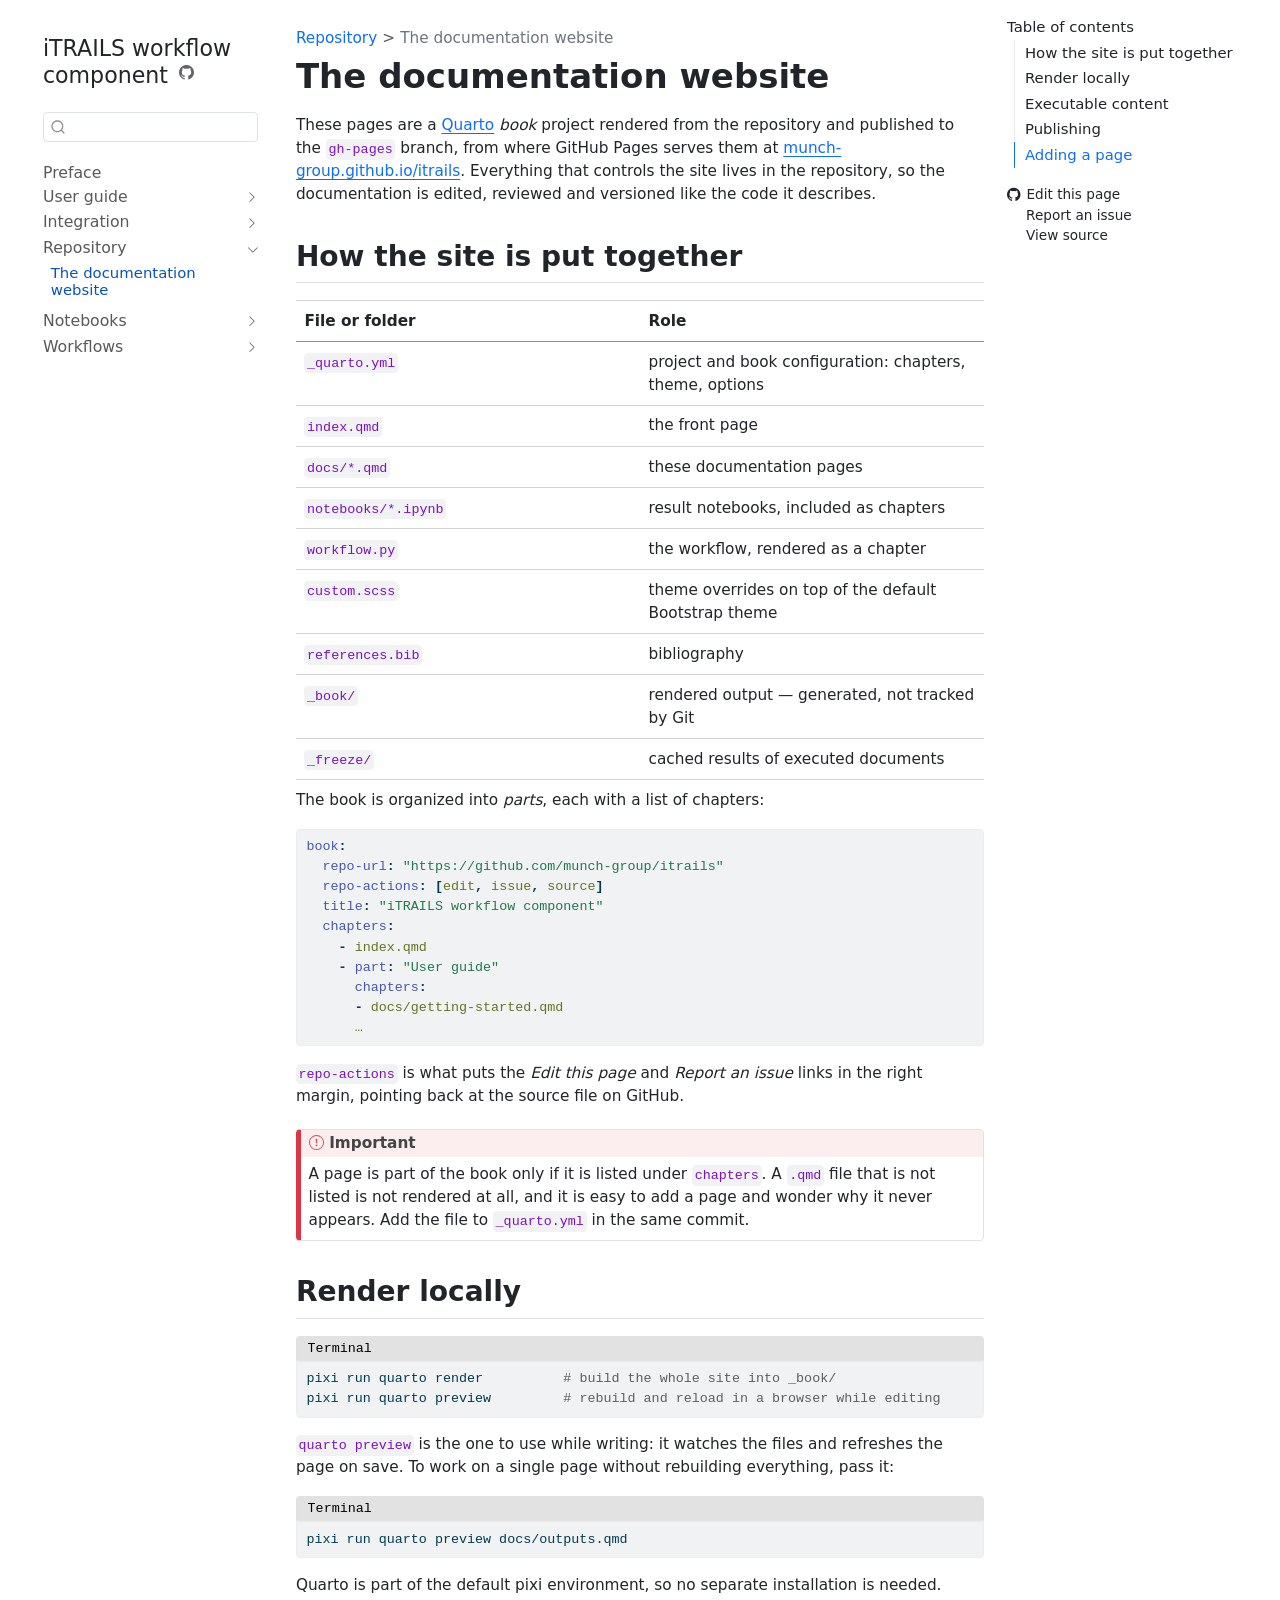
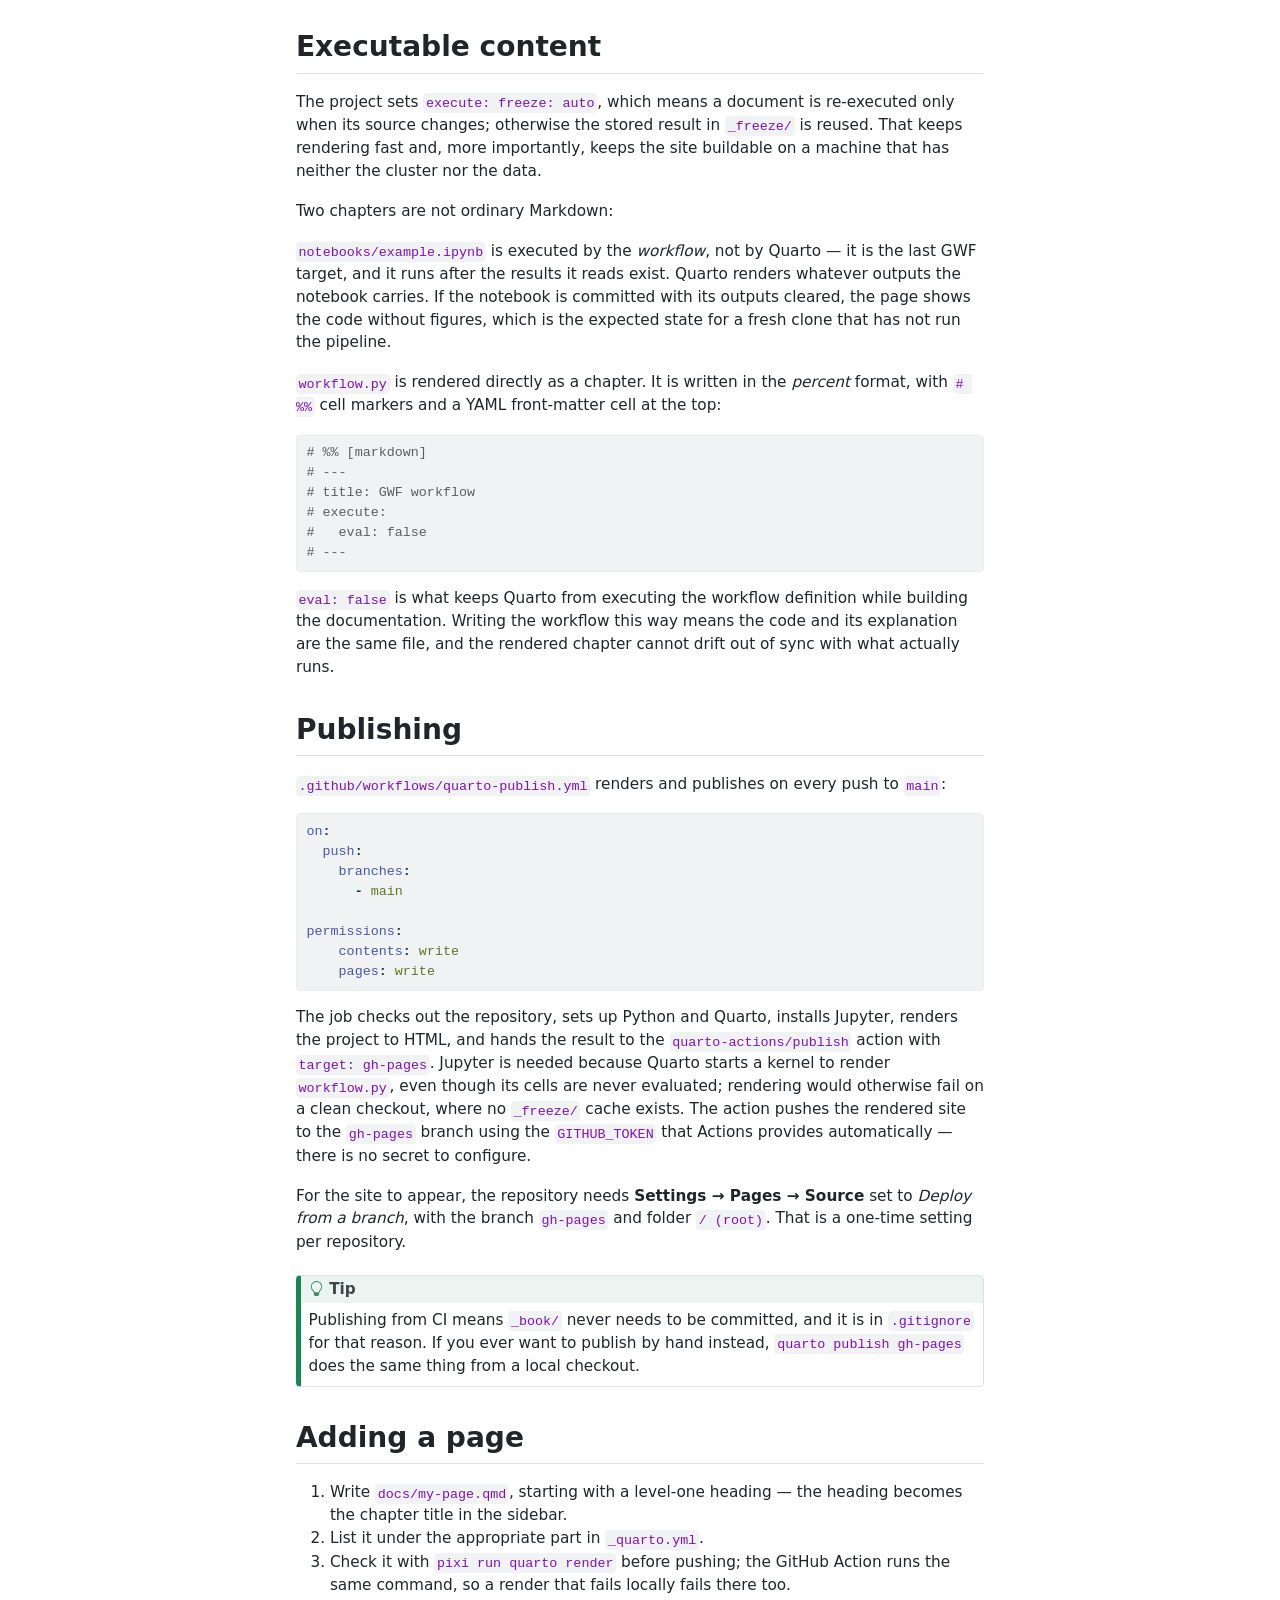
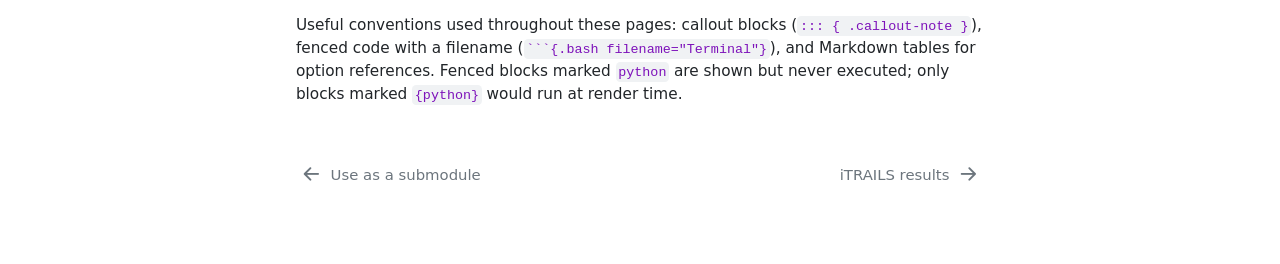
<file: docs/website.html>
<!DOCTYPE html>
<html xmlns="http://www.w3.org/1999/xhtml" lang="en" xml:lang="en"><head>

<meta charset="utf-8">
<meta name="generator" content="quarto-1.9.38">

<meta name="viewport" content="width=device-width, initial-scale=1.0, user-scalable=yes">


<title>The documentation website – iTRAILS workflow component</title>
<style>
/* Default styles provided by pandoc.
** See https://pandoc.org/MANUAL.html#variables-for-html for config info.
*/
code{white-space: pre-wrap;}
span.smallcaps{font-variant: small-caps;}
div.columns{display: flex; gap: min(4vw, 1.5em);}
div.column{flex: auto; overflow-x: auto;}
div.hanging-indent{margin-left: 1.5em; text-indent: -1.5em;}
ul.task-list{list-style: none;}
ul.task-list li input[type="checkbox"] {
  width: 0.8em;
  margin: 0 0.8em 0.2em -1em; /* quarto-specific, see https://github.com/quarto-dev/quarto-cli/issues/4556 */ 
  vertical-align: middle;
}
/* CSS for syntax highlighting */
html { -webkit-text-size-adjust: 100%; }
pre > code.sourceCode { white-space: pre; position: relative; }
pre > code.sourceCode > span { display: inline-block; line-height: 1.25; }
pre > code.sourceCode > span:empty { height: 1.2em; }
.sourceCode { overflow: visible; }
code.sourceCode > span { color: inherit; text-decoration: inherit; }
div.sourceCode { margin: 1em 0; }
pre.sourceCode { margin: 0; }
@media screen {
div.sourceCode { overflow: auto; }
}
@media print {
pre > code.sourceCode { white-space: pre-wrap; }
pre > code.sourceCode > span { text-indent: -5em; padding-left: 5em; }
}
pre.numberSource code
  { counter-reset: source-line 0; }
pre.numberSource code > span
  { position: relative; left: -4em; counter-increment: source-line; }
pre.numberSource code > span > a:first-child::before
  { content: counter(source-line);
    position: relative; left: -1em; text-align: right; vertical-align: baseline;
    border: none; display: inline-block;
    -webkit-touch-callout: none; -webkit-user-select: none;
    -khtml-user-select: none; -moz-user-select: none;
    -ms-user-select: none; user-select: none;
    padding: 0 4px; width: 4em;
  }
pre.numberSource { margin-left: 3em;  padding-left: 4px; }
div.sourceCode
  {   }
@media screen {
pre > code.sourceCode > span > a:first-child::before { text-decoration: underline; }
}
</style>


<script src="../site_libs/quarto-nav/quarto-nav.js"></script>
<script src="../site_libs/quarto-nav/headroom.min.js"></script>
<script src="../site_libs/clipboard/clipboard.min.js"></script>
<script src="../site_libs/quarto-search/autocomplete.umd.js"></script>
<script src="../site_libs/quarto-search/fuse.min.js"></script>
<script src="../site_libs/quarto-search/quarto-search.js"></script>
<meta name="quarto:offset" content="../">
<link href="../notebooks/example.html" rel="next">
<link href="../docs/submodule.html" rel="prev">
<script src="../site_libs/quarto-html/quarto.js" type="module"></script>
<script src="../site_libs/quarto-html/tabsets/tabsets.js" type="module"></script>
<script src="../site_libs/quarto-html/popper.min.js"></script>
<script src="../site_libs/quarto-html/tippy.umd.min.js"></script>
<script src="../site_libs/quarto-html/anchor.min.js"></script>
<link href="../site_libs/quarto-html/tippy.css" rel="stylesheet">
<link href="../site_libs/quarto-html/quarto-syntax-highlighting-15634bcf2e68342d4ad2dfa704d543f6.css" rel="stylesheet" id="quarto-text-highlighting-styles">
<script src="../site_libs/bootstrap/bootstrap.min.js"></script>
<link href="../site_libs/bootstrap/bootstrap-icons.css" rel="stylesheet">
<link href="../site_libs/bootstrap/bootstrap-5c70efdc3aba61fcdf3e9b5a2958e336.min.css" rel="stylesheet" append-hash="true" id="quarto-bootstrap" data-mode="light">
<script id="quarto-search-options" type="application/json">{
  "location": "sidebar",
  "copy-button": false,
  "collapse-after": 3,
  "panel-placement": "start",
  "type": "textbox",
  "limit": 50,
  "keyboard-shortcut": [
    "f",
    "/",
    "s"
  ],
  "show-item-context": false,
  "language": {
    "search-no-results-text": "No results",
    "search-matching-documents-text": "matching documents",
    "search-copy-link-title": "Copy link to search",
    "search-hide-matches-text": "Hide additional matches",
    "search-more-match-text": "more match in this document",
    "search-more-matches-text": "more matches in this document",
    "search-clear-button-title": "Clear",
    "search-text-placeholder": "",
    "search-detached-cancel-button-title": "Cancel",
    "search-submit-button-title": "Submit",
    "search-label": "Search"
  }
}</script>
<script async="" src="https://hypothes.is/embed.js"></script>
<script>
  window.document.addEventListener("DOMContentLoaded", function (_event) {
    document.body.classList.add('hypothesis-enabled');
  });
</script>


</head>

<body class="nav-sidebar floating quarto-light">

<div id="quarto-search-results"></div>
  <header id="quarto-header" class="headroom fixed-top">
  <nav class="quarto-secondary-nav">
    <div class="container-fluid d-flex">
      <button type="button" class="quarto-btn-toggle btn" data-bs-toggle="collapse" role="button" data-bs-target=".quarto-sidebar-collapse-item" aria-controls="quarto-sidebar" aria-expanded="false" aria-label="Toggle sidebar navigation" onclick="if (window.quartoToggleHeadroom) { window.quartoToggleHeadroom(); }">
        <i class="bi bi-layout-text-sidebar-reverse"></i>
      </button>
        <nav class="quarto-page-breadcrumbs" aria-label="breadcrumb"><ol class="breadcrumb"><li class="breadcrumb-item"><a href="../docs/website.html">Repository</a></li><li class="breadcrumb-item"><a href="../docs/website.html"><span class="chapter-title">The documentation website</span></a></li></ol></nav>
        <a class="flex-grow-1" role="navigation" data-bs-toggle="collapse" data-bs-target=".quarto-sidebar-collapse-item" aria-controls="quarto-sidebar" aria-expanded="false" aria-label="Toggle sidebar navigation" onclick="if (window.quartoToggleHeadroom) { window.quartoToggleHeadroom(); }">      
        </a>
      <button type="button" class="btn quarto-search-button" aria-label="Search" onclick="window.quartoOpenSearch();">
        <i class="bi bi-search"></i>
      </button>
    </div>
  </nav>
</header>
<!-- content -->
<div id="quarto-content" class="quarto-container page-columns page-rows-contents page-layout-article">
<!-- sidebar -->
  <nav id="quarto-sidebar" class="sidebar collapse collapse-horizontal quarto-sidebar-collapse-item sidebar-navigation floating overflow-auto">
    <div class="pt-lg-2 mt-2 text-left sidebar-header">
    <div class="sidebar-title mb-0 py-0">
      <a href="../">iTRAILS workflow component</a> 
        <div class="sidebar-tools-main">
    <a href="https://github.com/munch-group/itrails" title="Source Code" class="quarto-navigation-tool px-1" aria-label="Source Code"><i class="bi bi-github"></i></a>
</div>
    </div>
      </div>
        <div class="mt-2 flex-shrink-0 align-items-center">
        <div class="sidebar-search">
        <div id="quarto-search" class="" title="Search"></div>
        </div>
        </div>
    <div class="sidebar-menu-container"> 
    <ul class="list-unstyled mt-1">
        <li class="sidebar-item">
  <div class="sidebar-item-container"> 
  <a href="../index.html" class="sidebar-item-text sidebar-link">
 <span class="menu-text">Preface</span></a>
  </div>
</li>
        <li class="sidebar-item sidebar-item-section">
      <div class="sidebar-item-container"> 
            <a class="sidebar-item-text sidebar-link text-start collapsed" data-bs-toggle="collapse" data-bs-target="#quarto-sidebar-section-1" role="navigation" aria-expanded="false">
 <span class="menu-text">User guide</span></a>
          <a class="sidebar-item-toggle text-start collapsed" data-bs-toggle="collapse" data-bs-target="#quarto-sidebar-section-1" role="navigation" aria-expanded="false" aria-label="Toggle section">
            <i class="bi bi-chevron-right ms-2"></i>
          </a> 
      </div>
      <ul id="quarto-sidebar-section-1" class="collapse list-unstyled sidebar-section depth1 ">  
          <li class="sidebar-item">
  <div class="sidebar-item-container"> 
  <a href="../docs/getting-started.html" class="sidebar-item-text sidebar-link"><span class="chapter-title">Getting started</span></a>
  </div>
</li>
          <li class="sidebar-item">
  <div class="sidebar-item-container"> 
  <a href="../docs/input.html" class="sidebar-item-text sidebar-link"><span class="chapter-title">Input data</span></a>
  </div>
</li>
          <li class="sidebar-item">
  <div class="sidebar-item-container"> 
  <a href="../docs/configuration.html" class="sidebar-item-text sidebar-link"><span class="chapter-title">Configuration</span></a>
  </div>
</li>
          <li class="sidebar-item">
  <div class="sidebar-item-container"> 
  <a href="../docs/windowing.html" class="sidebar-item-text sidebar-link"><span class="chapter-title">Windowed analyses</span></a>
  </div>
</li>
          <li class="sidebar-item">
  <div class="sidebar-item-container"> 
  <a href="../docs/outputs.html" class="sidebar-item-text sidebar-link"><span class="chapter-title">Output files</span></a>
  </div>
</li>
      </ul>
  </li>
        <li class="sidebar-item sidebar-item-section">
      <div class="sidebar-item-container"> 
            <a class="sidebar-item-text sidebar-link text-start collapsed" data-bs-toggle="collapse" data-bs-target="#quarto-sidebar-section-2" role="navigation" aria-expanded="false">
 <span class="menu-text">Integration</span></a>
          <a class="sidebar-item-toggle text-start collapsed" data-bs-toggle="collapse" data-bs-target="#quarto-sidebar-section-2" role="navigation" aria-expanded="false" aria-label="Toggle section">
            <i class="bi bi-chevron-right ms-2"></i>
          </a> 
      </div>
      <ul id="quarto-sidebar-section-2" class="collapse list-unstyled sidebar-section depth1 ">  
          <li class="sidebar-item">
  <div class="sidebar-item-container"> 
  <a href="../docs/submodule.html" class="sidebar-item-text sidebar-link"><span class="chapter-title">Use as a submodule</span></a>
  </div>
</li>
      </ul>
  </li>
        <li class="sidebar-item sidebar-item-section">
      <div class="sidebar-item-container"> 
            <a class="sidebar-item-text sidebar-link text-start" data-bs-toggle="collapse" data-bs-target="#quarto-sidebar-section-3" role="navigation" aria-expanded="true">
 <span class="menu-text">Repository</span></a>
          <a class="sidebar-item-toggle text-start" data-bs-toggle="collapse" data-bs-target="#quarto-sidebar-section-3" role="navigation" aria-expanded="true" aria-label="Toggle section">
            <i class="bi bi-chevron-right ms-2"></i>
          </a> 
      </div>
      <ul id="quarto-sidebar-section-3" class="collapse list-unstyled sidebar-section depth1 show">  
          <li class="sidebar-item">
  <div class="sidebar-item-container"> 
  <a href="../docs/website.html" class="sidebar-item-text sidebar-link active"><span class="chapter-title">The documentation website</span></a>
  </div>
</li>
      </ul>
  </li>
        <li class="sidebar-item sidebar-item-section">
      <div class="sidebar-item-container"> 
            <a class="sidebar-item-text sidebar-link text-start collapsed" data-bs-toggle="collapse" data-bs-target="#quarto-sidebar-section-4" role="navigation" aria-expanded="false">
 <span class="menu-text">Notebooks</span></a>
          <a class="sidebar-item-toggle text-start collapsed" data-bs-toggle="collapse" data-bs-target="#quarto-sidebar-section-4" role="navigation" aria-expanded="false" aria-label="Toggle section">
            <i class="bi bi-chevron-right ms-2"></i>
          </a> 
      </div>
      <ul id="quarto-sidebar-section-4" class="collapse list-unstyled sidebar-section depth1 ">  
          <li class="sidebar-item">
  <div class="sidebar-item-container"> 
  <a href="../notebooks/example.html" class="sidebar-item-text sidebar-link"><span class="chapter-title">iTRAILS results</span></a>
  </div>
</li>
      </ul>
  </li>
        <li class="sidebar-item sidebar-item-section">
      <div class="sidebar-item-container"> 
            <a class="sidebar-item-text sidebar-link text-start collapsed" data-bs-toggle="collapse" data-bs-target="#quarto-sidebar-section-5" role="navigation" aria-expanded="false">
 <span class="menu-text">Workflows</span></a>
          <a class="sidebar-item-toggle text-start collapsed" data-bs-toggle="collapse" data-bs-target="#quarto-sidebar-section-5" role="navigation" aria-expanded="false" aria-label="Toggle section">
            <i class="bi bi-chevron-right ms-2"></i>
          </a> 
      </div>
      <ul id="quarto-sidebar-section-5" class="collapse list-unstyled sidebar-section depth1 ">  
          <li class="sidebar-item">
  <div class="sidebar-item-container"> 
  <a href="../workflow.html" class="sidebar-item-text sidebar-link"><span class="chapter-title">GWF workflow</span></a>
  </div>
</li>
      </ul>
  </li>
    </ul>
    </div>
</nav>
<div id="quarto-sidebar-glass" class="quarto-sidebar-collapse-item" data-bs-toggle="collapse" data-bs-target=".quarto-sidebar-collapse-item"></div>
<!-- margin-sidebar -->
    <div id="quarto-margin-sidebar" class="sidebar margin-sidebar">
        <nav id="TOC" role="doc-toc" class="toc-active">
    <h2 id="toc-title">Table of contents</h2>
   
  <ul class="collapse">
  <li><a href="#how-the-site-is-put-together" id="toc-how-the-site-is-put-together" class="nav-link active" data-scroll-target="#how-the-site-is-put-together">How the site is put together</a></li>
  <li><a href="#render-locally" id="toc-render-locally" class="nav-link" data-scroll-target="#render-locally">Render locally</a></li>
  <li><a href="#executable-content" id="toc-executable-content" class="nav-link" data-scroll-target="#executable-content">Executable content</a></li>
  <li><a href="#publishing" id="toc-publishing" class="nav-link" data-scroll-target="#publishing">Publishing</a></li>
  <li><a href="#adding-a-page" id="toc-adding-a-page" class="nav-link" data-scroll-target="#adding-a-page">Adding a page</a></li>
  </ul>
<div class="toc-actions"><ul class="collapse"><li><a href="https://github.com/munch-group/itrails/edit/main/docs/website.qmd" class="toc-action"><i class="bi bi-github"></i>Edit this page</a></li><li><a href="https://github.com/munch-group/itrails/issues/new" class="toc-action"><i class="bi empty"></i>Report an issue</a></li><li><a href="https://github.com/munch-group/itrails/blob/main/docs/website.qmd" class="toc-action"><i class="bi empty"></i>View source</a></li></ul></div></nav>
    </div>
<!-- main -->
<main class="content" id="quarto-document-content">

<header id="title-block-header" class="quarto-title-block default"><nav class="quarto-page-breadcrumbs quarto-title-breadcrumbs d-none d-lg-block" aria-label="breadcrumb"><ol class="breadcrumb"><li class="breadcrumb-item"><a href="../docs/website.html">Repository</a></li><li class="breadcrumb-item"><a href="../docs/website.html"><span class="chapter-title">The documentation website</span></a></li></ol></nav>
<div class="quarto-title">
<h1 class="title"><span class="chapter-title">The documentation website</span></h1>
</div>



<div class="quarto-title-meta">

    
  
    
  </div>
  


</header>


<p>These pages are a <a href="https://quarto.org">Quarto</a> <em>book</em> project rendered from the repository and published to the <code>gh-pages</code> branch, from where GitHub Pages serves them at <a href="https://munch-group.github.io/itrails/">munch-group.github.io/itrails</a>. Everything that controls the site lives in the repository, so the documentation is edited, reviewed and versioned like the code it describes.</p>
<section id="how-the-site-is-put-together" class="level2">
<h2 class="anchored" data-anchor-id="how-the-site-is-put-together">How the site is put together</h2>
<table class="caption-top table">
<colgroup>
<col style="width: 50%">
<col style="width: 50%">
</colgroup>
<thead>
<tr class="header">
<th style="text-align: left;">File or folder</th>
<th style="text-align: left;">Role</th>
</tr>
</thead>
<tbody>
<tr class="odd">
<td style="text-align: left;"><code>_quarto.yml</code></td>
<td style="text-align: left;">project and book configuration: chapters, theme, options</td>
</tr>
<tr class="even">
<td style="text-align: left;"><code>index.qmd</code></td>
<td style="text-align: left;">the front page</td>
</tr>
<tr class="odd">
<td style="text-align: left;"><code>docs/*.qmd</code></td>
<td style="text-align: left;">these documentation pages</td>
</tr>
<tr class="even">
<td style="text-align: left;"><code>notebooks/*.ipynb</code></td>
<td style="text-align: left;">result notebooks, included as chapters</td>
</tr>
<tr class="odd">
<td style="text-align: left;"><code>workflow.py</code></td>
<td style="text-align: left;">the workflow, rendered as a chapter</td>
</tr>
<tr class="even">
<td style="text-align: left;"><code>custom.scss</code></td>
<td style="text-align: left;">theme overrides on top of the default Bootstrap theme</td>
</tr>
<tr class="odd">
<td style="text-align: left;"><code>references.bib</code></td>
<td style="text-align: left;">bibliography</td>
</tr>
<tr class="even">
<td style="text-align: left;"><code>_book/</code></td>
<td style="text-align: left;">rendered output — generated, not tracked by Git</td>
</tr>
<tr class="odd">
<td style="text-align: left;"><code>_freeze/</code></td>
<td style="text-align: left;">cached results of executed documents</td>
</tr>
</tbody>
</table>
<p>The book is organized into <em>parts</em>, each with a list of chapters:</p>
<div class="code-copy-outer-scaffold"><div class="sourceCode" id="cb1"><pre class="sourceCode yaml code-with-copy"><code class="sourceCode yaml"><span id="cb1-1"><a href="#cb1-1" aria-hidden="true" tabindex="-1"></a><span class="fu">book</span><span class="kw">:</span></span>
<span id="cb1-2"><a href="#cb1-2" aria-hidden="true" tabindex="-1"></a><span class="at">  </span><span class="fu">repo-url</span><span class="kw">:</span><span class="at"> </span><span class="st">"https://github.com/munch-group/itrails"</span></span>
<span id="cb1-3"><a href="#cb1-3" aria-hidden="true" tabindex="-1"></a><span class="at">  </span><span class="fu">repo-actions</span><span class="kw">:</span><span class="at"> </span><span class="kw">[</span><span class="at">edit</span><span class="kw">,</span><span class="at"> issue</span><span class="kw">,</span><span class="at"> source</span><span class="kw">]</span></span>
<span id="cb1-4"><a href="#cb1-4" aria-hidden="true" tabindex="-1"></a><span class="at">  </span><span class="fu">title</span><span class="kw">:</span><span class="at"> </span><span class="st">"iTRAILS workflow component"</span></span>
<span id="cb1-5"><a href="#cb1-5" aria-hidden="true" tabindex="-1"></a><span class="at">  </span><span class="fu">chapters</span><span class="kw">:</span></span>
<span id="cb1-6"><a href="#cb1-6" aria-hidden="true" tabindex="-1"></a><span class="at">    </span><span class="kw">-</span><span class="at"> index.qmd</span></span>
<span id="cb1-7"><a href="#cb1-7" aria-hidden="true" tabindex="-1"></a><span class="at">    </span><span class="kw">-</span><span class="at"> </span><span class="fu">part</span><span class="kw">:</span><span class="at"> </span><span class="st">"User guide"</span></span>
<span id="cb1-8"><a href="#cb1-8" aria-hidden="true" tabindex="-1"></a><span class="at">      </span><span class="fu">chapters</span><span class="kw">:</span></span>
<span id="cb1-9"><a href="#cb1-9" aria-hidden="true" tabindex="-1"></a><span class="at">      </span><span class="kw">-</span><span class="at"> docs/getting-started.qmd</span></span>
<span id="cb1-10"><a href="#cb1-10" aria-hidden="true" tabindex="-1"></a><span class="at">      …</span></span></code></pre></div><button title="Copy to Clipboard" class="code-copy-button"><i class="bi"></i></button></div>
<p><code>repo-actions</code> is what puts the <em>Edit this page</em> and <em>Report an issue</em> links in the right margin, pointing back at the source file on GitHub.</p>
<div class="callout callout-style-default callout-important callout-titled">
<div class="callout-header d-flex align-content-center">
<div class="callout-icon-container">
<i class="callout-icon"></i>
</div>
<div class="callout-title-container flex-fill">
Important
</div>
</div>
<div class="callout-body-container callout-body">
<p>A page is part of the book only if it is listed under <code>chapters</code>. A <code>.qmd</code> file that is not listed is not rendered at all, and it is easy to add a page and wonder why it never appears. Add the file to <code>_quarto.yml</code> in the same commit.</p>
</div>
</div>
</section>
<section id="render-locally" class="level2">
<h2 class="anchored" data-anchor-id="render-locally">Render locally</h2>
<div class="code-with-filename">
<div class="code-with-filename-file">
<pre><strong>Terminal</strong></pre>
</div>
<div class="code-copy-outer-scaffold"><div class="sourceCode" id="cb2" data-filename="Terminal"><pre class="sourceCode bash code-with-copy"><code class="sourceCode bash"><span id="cb2-1"><a href="#cb2-1" aria-hidden="true" tabindex="-1"></a><span class="ex">pixi</span> run quarto render          <span class="co"># build the whole site into _book/</span></span>
<span id="cb2-2"><a href="#cb2-2" aria-hidden="true" tabindex="-1"></a><span class="ex">pixi</span> run quarto preview         <span class="co"># rebuild and reload in a browser while editing</span></span></code></pre></div><button title="Copy to Clipboard" class="code-copy-button"><i class="bi"></i></button></div>
</div>
<p><code>quarto preview</code> is the one to use while writing: it watches the files and refreshes the page on save. To work on a single page without rebuilding everything, pass it:</p>
<div class="code-with-filename">
<div class="code-with-filename-file">
<pre><strong>Terminal</strong></pre>
</div>
<div class="code-copy-outer-scaffold"><div class="sourceCode" id="cb3" data-filename="Terminal"><pre class="sourceCode bash code-with-copy"><code class="sourceCode bash"><span id="cb3-1"><a href="#cb3-1" aria-hidden="true" tabindex="-1"></a><span class="ex">pixi</span> run quarto preview docs/outputs.qmd</span></code></pre></div><button title="Copy to Clipboard" class="code-copy-button"><i class="bi"></i></button></div>
</div>
<p>Quarto is part of the default pixi environment, so no separate installation is needed.</p>
</section>
<section id="executable-content" class="level2">
<h2 class="anchored" data-anchor-id="executable-content">Executable content</h2>
<p>The project sets <code>execute: freeze: auto</code>, which means a document is re-executed only when its source changes; otherwise the stored result in <code>_freeze/</code> is reused. That keeps rendering fast and, more importantly, keeps the site buildable on a machine that has neither the cluster nor the data.</p>
<p>Two chapters are not ordinary Markdown:</p>
<p><strong><code>notebooks/example.ipynb</code></strong> is executed by the <em>workflow</em>, not by Quarto — it is the last GWF target, and it runs after the results it reads exist. Quarto renders whatever outputs the notebook carries. If the notebook is committed with its outputs cleared, the page shows the code without figures, which is the expected state for a fresh clone that has not run the pipeline.</p>
<p><strong><code>workflow.py</code></strong> is rendered directly as a chapter. It is written in the <em>percent</em> format, with <code># %%</code> cell markers and a YAML front-matter cell at the top:</p>
<div class="code-copy-outer-scaffold"><div class="sourceCode" id="cb4"><pre class="sourceCode python code-with-copy"><code class="sourceCode python"><span id="cb4-1"><a href="#cb4-1" aria-hidden="true" tabindex="-1"></a><span class="co"># %% [markdown]</span></span>
<span id="cb4-2"><a href="#cb4-2" aria-hidden="true" tabindex="-1"></a><span class="co"># ---</span></span>
<span id="cb4-3"><a href="#cb4-3" aria-hidden="true" tabindex="-1"></a><span class="co"># title: GWF workflow</span></span>
<span id="cb4-4"><a href="#cb4-4" aria-hidden="true" tabindex="-1"></a><span class="co"># execute:</span></span>
<span id="cb4-5"><a href="#cb4-5" aria-hidden="true" tabindex="-1"></a><span class="co">#   eval: false</span></span>
<span id="cb4-6"><a href="#cb4-6" aria-hidden="true" tabindex="-1"></a><span class="co"># ---</span></span></code></pre></div><button title="Copy to Clipboard" class="code-copy-button"><i class="bi"></i></button></div>
<p><code>eval: false</code> is what keeps Quarto from executing the workflow definition while building the documentation. Writing the workflow this way means the code and its explanation are the same file, and the rendered chapter cannot drift out of sync with what actually runs.</p>
</section>
<section id="publishing" class="level2">
<h2 class="anchored" data-anchor-id="publishing">Publishing</h2>
<p><code>.github/workflows/quarto-publish.yml</code> renders and publishes on every push to <code>main</code>:</p>
<div class="code-copy-outer-scaffold"><div class="sourceCode" id="cb5"><pre class="sourceCode yaml code-with-copy"><code class="sourceCode yaml"><span id="cb5-1"><a href="#cb5-1" aria-hidden="true" tabindex="-1"></a><span class="fu">on</span><span class="kw">:</span></span>
<span id="cb5-2"><a href="#cb5-2" aria-hidden="true" tabindex="-1"></a><span class="at">  </span><span class="fu">push</span><span class="kw">:</span></span>
<span id="cb5-3"><a href="#cb5-3" aria-hidden="true" tabindex="-1"></a><span class="at">    </span><span class="fu">branches</span><span class="kw">:</span></span>
<span id="cb5-4"><a href="#cb5-4" aria-hidden="true" tabindex="-1"></a><span class="at">      </span><span class="kw">-</span><span class="at"> main</span></span>
<span id="cb5-5"><a href="#cb5-5" aria-hidden="true" tabindex="-1"></a></span>
<span id="cb5-6"><a href="#cb5-6" aria-hidden="true" tabindex="-1"></a><span class="fu">permissions</span><span class="kw">:</span></span>
<span id="cb5-7"><a href="#cb5-7" aria-hidden="true" tabindex="-1"></a><span class="at">    </span><span class="fu">contents</span><span class="kw">:</span><span class="at"> write</span></span>
<span id="cb5-8"><a href="#cb5-8" aria-hidden="true" tabindex="-1"></a><span class="at">    </span><span class="fu">pages</span><span class="kw">:</span><span class="at"> write</span></span></code></pre></div><button title="Copy to Clipboard" class="code-copy-button"><i class="bi"></i></button></div>
<p>The job checks out the repository, sets up Python and Quarto, installs Jupyter, renders the project to HTML, and hands the result to the <code>quarto-actions/publish</code> action with <code>target: gh-pages</code>. Jupyter is needed because Quarto starts a kernel to render <code>workflow.py</code>, even though its cells are never evaluated; rendering would otherwise fail on a clean checkout, where no <code>_freeze/</code> cache exists. The action pushes the rendered site to the <code>gh-pages</code> branch using the <code>GITHUB_TOKEN</code> that Actions provides automatically — there is no secret to configure.</p>
<p>For the site to appear, the repository needs <strong>Settings → Pages → Source</strong> set to <em>Deploy from a branch</em>, with the branch <code>gh-pages</code> and folder <code>/ (root)</code>. That is a one-time setting per repository.</p>
<div class="callout callout-style-default callout-tip callout-titled">
<div class="callout-header d-flex align-content-center">
<div class="callout-icon-container">
<i class="callout-icon"></i>
</div>
<div class="callout-title-container flex-fill">
Tip
</div>
</div>
<div class="callout-body-container callout-body">
<p>Publishing from CI means <code>_book/</code> never needs to be committed, and it is in <code>.gitignore</code> for that reason. If you ever want to publish by hand instead, <code>quarto publish gh-pages</code> does the same thing from a local checkout.</p>
</div>
</div>
</section>
<section id="adding-a-page" class="level2">
<h2 class="anchored" data-anchor-id="adding-a-page">Adding a page</h2>
<ol type="1">
<li>Write <code>docs/my-page.qmd</code>, starting with a level-one heading — the heading becomes the chapter title in the sidebar.</li>
<li>List it under the appropriate part in <code>_quarto.yml</code>.</li>
<li>Check it with <code>pixi run quarto render</code> before pushing; the GitHub Action runs the same command, so a render that fails locally fails there too.</li>
</ol>
<p>Useful conventions used throughout these pages: callout blocks (<code>::: { .callout-note }</code>), fenced code with a filename (<code>```{.bash filename="Terminal"}</code>), and Markdown tables for option references. Fenced blocks marked <code>python</code> are shown but never executed; only blocks marked <code>{python}</code> would run at render time.</p>


</section>

</main> <!-- /main -->
<script id="quarto-html-after-body" type="application/javascript">
  window.document.addEventListener("DOMContentLoaded", function (event) {
    const icon = "";
    const anchorJS = new window.AnchorJS();
    anchorJS.options = {
      placement: 'right',
      icon: icon
    };
    anchorJS.add('.anchored');
    const isCodeAnnotation = (el) => {
      for (const clz of el.classList) {
        if (clz.startsWith('code-annotation-')) {                     
          return true;
        }
      }
      return false;
    }
    const onCopySuccess = function(e) {
      // button target
      const button = e.trigger;
      // don't keep focus
      button.blur();
      // flash "checked"
      button.classList.add('code-copy-button-checked');
      var currentTitle = button.getAttribute("title");
      button.setAttribute("title", "Copied!");
      let tooltip;
      if (window.bootstrap) {
        button.setAttribute("data-bs-toggle", "tooltip");
        button.setAttribute("data-bs-placement", "left");
        button.setAttribute("data-bs-title", "Copied!");
        tooltip = new bootstrap.Tooltip(button, 
          { trigger: "manual", 
            customClass: "code-copy-button-tooltip",
            offset: [0, -8]});
        tooltip.show();    
      }
      setTimeout(function() {
        if (tooltip) {
          tooltip.hide();
          button.removeAttribute("data-bs-title");
          button.removeAttribute("data-bs-toggle");
          button.removeAttribute("data-bs-placement");
        }
        button.setAttribute("title", currentTitle);
        button.classList.remove('code-copy-button-checked');
      }, 1000);
      // clear code selection
      e.clearSelection();
    }
    const getTextToCopy = function(trigger) {
      const outerScaffold = trigger.parentElement.cloneNode(true);
      const codeEl = outerScaffold.querySelector('code');
      for (const childEl of codeEl.children) {
        if (isCodeAnnotation(childEl)) {
          childEl.remove();
        }
      }
      return codeEl.innerText;
    }
    const clipboard = new window.ClipboardJS('.code-copy-button:not([data-in-quarto-modal])', {
      text: getTextToCopy
    });
    clipboard.on('success', onCopySuccess);
    if (window.document.getElementById('quarto-embedded-source-code-modal')) {
      const clipboardModal = new window.ClipboardJS('.code-copy-button[data-in-quarto-modal]', {
        text: getTextToCopy,
        container: window.document.getElementById('quarto-embedded-source-code-modal')
      });
      clipboardModal.on('success', onCopySuccess);
    }
      var localhostRegex = new RegExp(/^(?:http|https):\/\/localhost\:?[0-9]*\//);
      var mailtoRegex = new RegExp(/^mailto:/);
        var filterRegex = new RegExp('/' + window.location.host + '/');
      var isInternal = (href) => {
          return filterRegex.test(href) || localhostRegex.test(href) || mailtoRegex.test(href);
      }
      // Inspect non-navigation links and adorn them if external
     var links = window.document.querySelectorAll('a[href]:not(.nav-link):not(.navbar-brand):not(.toc-action):not(.sidebar-link):not(.sidebar-item-toggle):not(.pagination-link):not(.no-external):not([aria-hidden]):not(.dropdown-item):not(.quarto-navigation-tool):not(.about-link)');
      for (var i=0; i<links.length; i++) {
        const link = links[i];
        if (!isInternal(link.href)) {
          // undo the damage that might have been done by quarto-nav.js in the case of
          // links that we want to consider external
          if (link.dataset.originalHref !== undefined) {
            link.href = link.dataset.originalHref;
          }
        }
      }
    function tippyHover(el, contentFn, onTriggerFn, onUntriggerFn) {
      const config = {
        allowHTML: true,
        maxWidth: 500,
        delay: 100,
        arrow: false,
        appendTo: function(el) {
            return el.parentElement;
        },
        interactive: true,
        interactiveBorder: 10,
        theme: 'quarto',
        placement: 'bottom-start',
      };
      if (contentFn) {
        config.content = contentFn;
      }
      if (onTriggerFn) {
        config.onTrigger = onTriggerFn;
      }
      if (onUntriggerFn) {
        config.onUntrigger = onUntriggerFn;
      }
      window.tippy(el, config); 
    }
    const noterefs = window.document.querySelectorAll('a[role="doc-noteref"]');
    for (var i=0; i<noterefs.length; i++) {
      const ref = noterefs[i];
      tippyHover(ref, function() {
        // use id or data attribute instead here
        let href = ref.getAttribute('data-footnote-href') || ref.getAttribute('href');
        try { href = new URL(href).hash; } catch {}
        const id = href.replace(/^#\/?/, "");
        const note = window.document.getElementById(id);
        if (note) {
          return note.innerHTML;
        } else {
          return "";
        }
      });
    }
    const xrefs = window.document.querySelectorAll('a.quarto-xref');
    const processXRef = (id, note) => {
      // Strip column container classes
      const stripColumnClz = (el) => {
        el.classList.remove("page-full", "page-columns");
        if (el.children) {
          for (const child of el.children) {
            stripColumnClz(child);
          }
        }
      }
      stripColumnClz(note)
      if (id === null || id.startsWith('sec-')) {
        // Special case sections, only their first couple elements
        const container = document.createElement("div");
        if (note.children && note.children.length > 2) {
          container.appendChild(note.children[0].cloneNode(true));
          for (let i = 1; i < note.children.length; i++) {
            const child = note.children[i];
            if (child.tagName === "P" && child.innerText === "") {
              continue;
            } else {
              container.appendChild(child.cloneNode(true));
              break;
            }
          }
          if (window.Quarto?.typesetMath) {
            window.Quarto.typesetMath(container);
          }
          return container.innerHTML
        } else {
          if (window.Quarto?.typesetMath) {
            window.Quarto.typesetMath(note);
          }
          return note.innerHTML;
        }
      } else {
        // Remove any anchor links if they are present
        const anchorLink = note.querySelector('a.anchorjs-link');
        if (anchorLink) {
          anchorLink.remove();
        }
        if (window.Quarto?.typesetMath) {
          window.Quarto.typesetMath(note);
        }
        if (note.classList.contains("callout")) {
          return note.outerHTML;
        } else {
          return note.innerHTML;
        }
      }
    }
    for (var i=0; i<xrefs.length; i++) {
      const xref = xrefs[i];
      tippyHover(xref, undefined, function(instance) {
        instance.disable();
        let url = xref.getAttribute('href');
        let hash = undefined; 
        if (url.startsWith('#')) {
          hash = url;
        } else {
          try { hash = new URL(url).hash; } catch {}
        }
        if (hash) {
          const id = hash.replace(/^#\/?/, "");
          const note = window.document.getElementById(id);
          if (note !== null) {
            try {
              const html = processXRef(id, note.cloneNode(true));
              instance.setContent(html);
            } finally {
              instance.enable();
              instance.show();
            }
          } else {
            // See if we can fetch this
            fetch(url.split('#')[0])
            .then(res => res.text())
            .then(html => {
              const parser = new DOMParser();
              const htmlDoc = parser.parseFromString(html, "text/html");
              const note = htmlDoc.getElementById(id);
              if (note !== null) {
                const html = processXRef(id, note);
                instance.setContent(html);
              } 
            }).finally(() => {
              instance.enable();
              instance.show();
            });
          }
        } else {
          // See if we can fetch a full url (with no hash to target)
          // This is a special case and we should probably do some content thinning / targeting
          fetch(url)
          .then(res => res.text())
          .then(html => {
            const parser = new DOMParser();
            const htmlDoc = parser.parseFromString(html, "text/html");
            const note = htmlDoc.querySelector('main.content');
            if (note !== null) {
              // This should only happen for chapter cross references
              // (since there is no id in the URL)
              // remove the first header
              if (note.children.length > 0 && note.children[0].tagName === "HEADER") {
                note.children[0].remove();
              }
              const html = processXRef(null, note);
              instance.setContent(html);
            } 
          }).finally(() => {
            instance.enable();
            instance.show();
          });
        }
      }, function(instance) {
      });
    }
        let selectedAnnoteEl;
        const selectorForAnnotation = ( cell, annotation) => {
          let cellAttr = 'data-code-cell="' + cell + '"';
          let lineAttr = 'data-code-annotation="' +  annotation + '"';
          const selector = 'span[' + cellAttr + '][' + lineAttr + ']';
          return selector;
        }
        const selectCodeLines = (annoteEl) => {
          const doc = window.document;
          const targetCell = annoteEl.getAttribute("data-target-cell");
          const targetAnnotation = annoteEl.getAttribute("data-target-annotation");
          const annoteSpan = window.document.querySelector(selectorForAnnotation(targetCell, targetAnnotation));
          const lines = annoteSpan.getAttribute("data-code-lines").split(",");
          const lineIds = lines.map((line) => {
            return targetCell + "-" + line;
          })
          let top = null;
          let height = null;
          let parent = null;
          if (lineIds.length > 0) {
              //compute the position of the single el (top and bottom and make a div)
              const el = window.document.getElementById(lineIds[0]);
              top = el.offsetTop;
              height = el.offsetHeight;
              parent = el.parentElement.parentElement;
            if (lineIds.length > 1) {
              const lastEl = window.document.getElementById(lineIds[lineIds.length - 1]);
              const bottom = lastEl.offsetTop + lastEl.offsetHeight;
              height = bottom - top;
            }
            if (top !== null && height !== null && parent !== null) {
              // cook up a div (if necessary) and position it 
              let div = window.document.getElementById("code-annotation-line-highlight");
              if (div === null) {
                div = window.document.createElement("div");
                div.setAttribute("id", "code-annotation-line-highlight");
                div.style.position = 'absolute';
                parent.appendChild(div);
              }
              div.style.top = top - 2 + "px";
              div.style.height = height + 4 + "px";
              div.style.left = 0;
              let gutterDiv = window.document.getElementById("code-annotation-line-highlight-gutter");
              if (gutterDiv === null) {
                gutterDiv = window.document.createElement("div");
                gutterDiv.setAttribute("id", "code-annotation-line-highlight-gutter");
                gutterDiv.style.position = 'absolute';
                const codeCell = window.document.getElementById(targetCell);
                const gutter = codeCell.querySelector('.code-annotation-gutter');
                gutter.appendChild(gutterDiv);
              }
              gutterDiv.style.top = top - 2 + "px";
              gutterDiv.style.height = height + 4 + "px";
            }
            selectedAnnoteEl = annoteEl;
          }
        };
        const unselectCodeLines = () => {
          const elementsIds = ["code-annotation-line-highlight", "code-annotation-line-highlight-gutter"];
          elementsIds.forEach((elId) => {
            const div = window.document.getElementById(elId);
            if (div) {
              div.remove();
            }
          });
          selectedAnnoteEl = undefined;
        };
          // Handle positioning of the toggle
      window.addEventListener(
        "resize",
        throttle(() => {
          elRect = undefined;
          if (selectedAnnoteEl) {
            selectCodeLines(selectedAnnoteEl);
          }
        }, 10)
      );
      function throttle(fn, ms) {
      let throttle = false;
      let timer;
        return (...args) => {
          if(!throttle) { // first call gets through
              fn.apply(this, args);
              throttle = true;
          } else { // all the others get throttled
              if(timer) clearTimeout(timer); // cancel #2
              timer = setTimeout(() => {
                fn.apply(this, args);
                timer = throttle = false;
              }, ms);
          }
        };
      }
        // Attach click handler to the DT
        const annoteDls = window.document.querySelectorAll('dt[data-target-cell]');
        for (const annoteDlNode of annoteDls) {
          annoteDlNode.addEventListener('click', (event) => {
            const clickedEl = event.target;
            if (clickedEl !== selectedAnnoteEl) {
              unselectCodeLines();
              const activeEl = window.document.querySelector('dt[data-target-cell].code-annotation-active');
              if (activeEl) {
                activeEl.classList.remove('code-annotation-active');
              }
              selectCodeLines(clickedEl);
              clickedEl.classList.add('code-annotation-active');
            } else {
              // Unselect the line
              unselectCodeLines();
              clickedEl.classList.remove('code-annotation-active');
            }
          });
        }
    const findCites = (el) => {
      const parentEl = el.parentElement;
      if (parentEl) {
        const cites = parentEl.dataset.cites;
        if (cites) {
          return {
            el,
            cites: cites.split(' ')
          };
        } else {
          return findCites(el.parentElement)
        }
      } else {
        return undefined;
      }
    };
    var bibliorefs = window.document.querySelectorAll('a[role="doc-biblioref"]');
    for (var i=0; i<bibliorefs.length; i++) {
      const ref = bibliorefs[i];
      const citeInfo = findCites(ref);
      if (citeInfo) {
        tippyHover(citeInfo.el, function() {
          var popup = window.document.createElement('div');
          citeInfo.cites.forEach(function(cite) {
            var citeDiv = window.document.createElement('div');
            citeDiv.classList.add('hanging-indent');
            citeDiv.classList.add('csl-entry');
            var biblioDiv = window.document.getElementById('ref-' + cite);
            if (biblioDiv) {
              citeDiv.innerHTML = biblioDiv.innerHTML;
            }
            popup.appendChild(citeDiv);
          });
          return popup.innerHTML;
        });
      }
    }
  });
  </script>
<nav class="page-navigation">
  <div class="nav-page nav-page-previous">
      <a href="../docs/submodule.html" class="pagination-link" aria-label="Use as a submodule">
        <i class="bi bi-arrow-left-short"></i> <span class="nav-page-text"><span class="chapter-title">Use as a submodule</span></span>
      </a>          
  </div>
  <div class="nav-page nav-page-next">
      <a href="../notebooks/example.html" class="pagination-link" aria-label="iTRAILS results">
        <span class="nav-page-text"><span class="chapter-title">iTRAILS results</span></span> <i class="bi bi-arrow-right-short"></i>
      </a>
  </div>
</nav>
</div> <!-- /content -->




<footer class="footer"><div class="nav-footer"><div class="nav-footer-center"><div class="toc-actions d-sm-block d-md-none"><ul><li><a href="https://github.com/munch-group/itrails/edit/main/docs/website.qmd" class="toc-action"><i class="bi bi-github"></i>Edit this page</a></li><li><a href="https://github.com/munch-group/itrails/issues/new" class="toc-action"><i class="bi empty"></i>Report an issue</a></li><li><a href="https://github.com/munch-group/itrails/blob/main/docs/website.qmd" class="toc-action"><i class="bi empty"></i>View source</a></li></ul></div></div></div></footer></body></html>
</file>
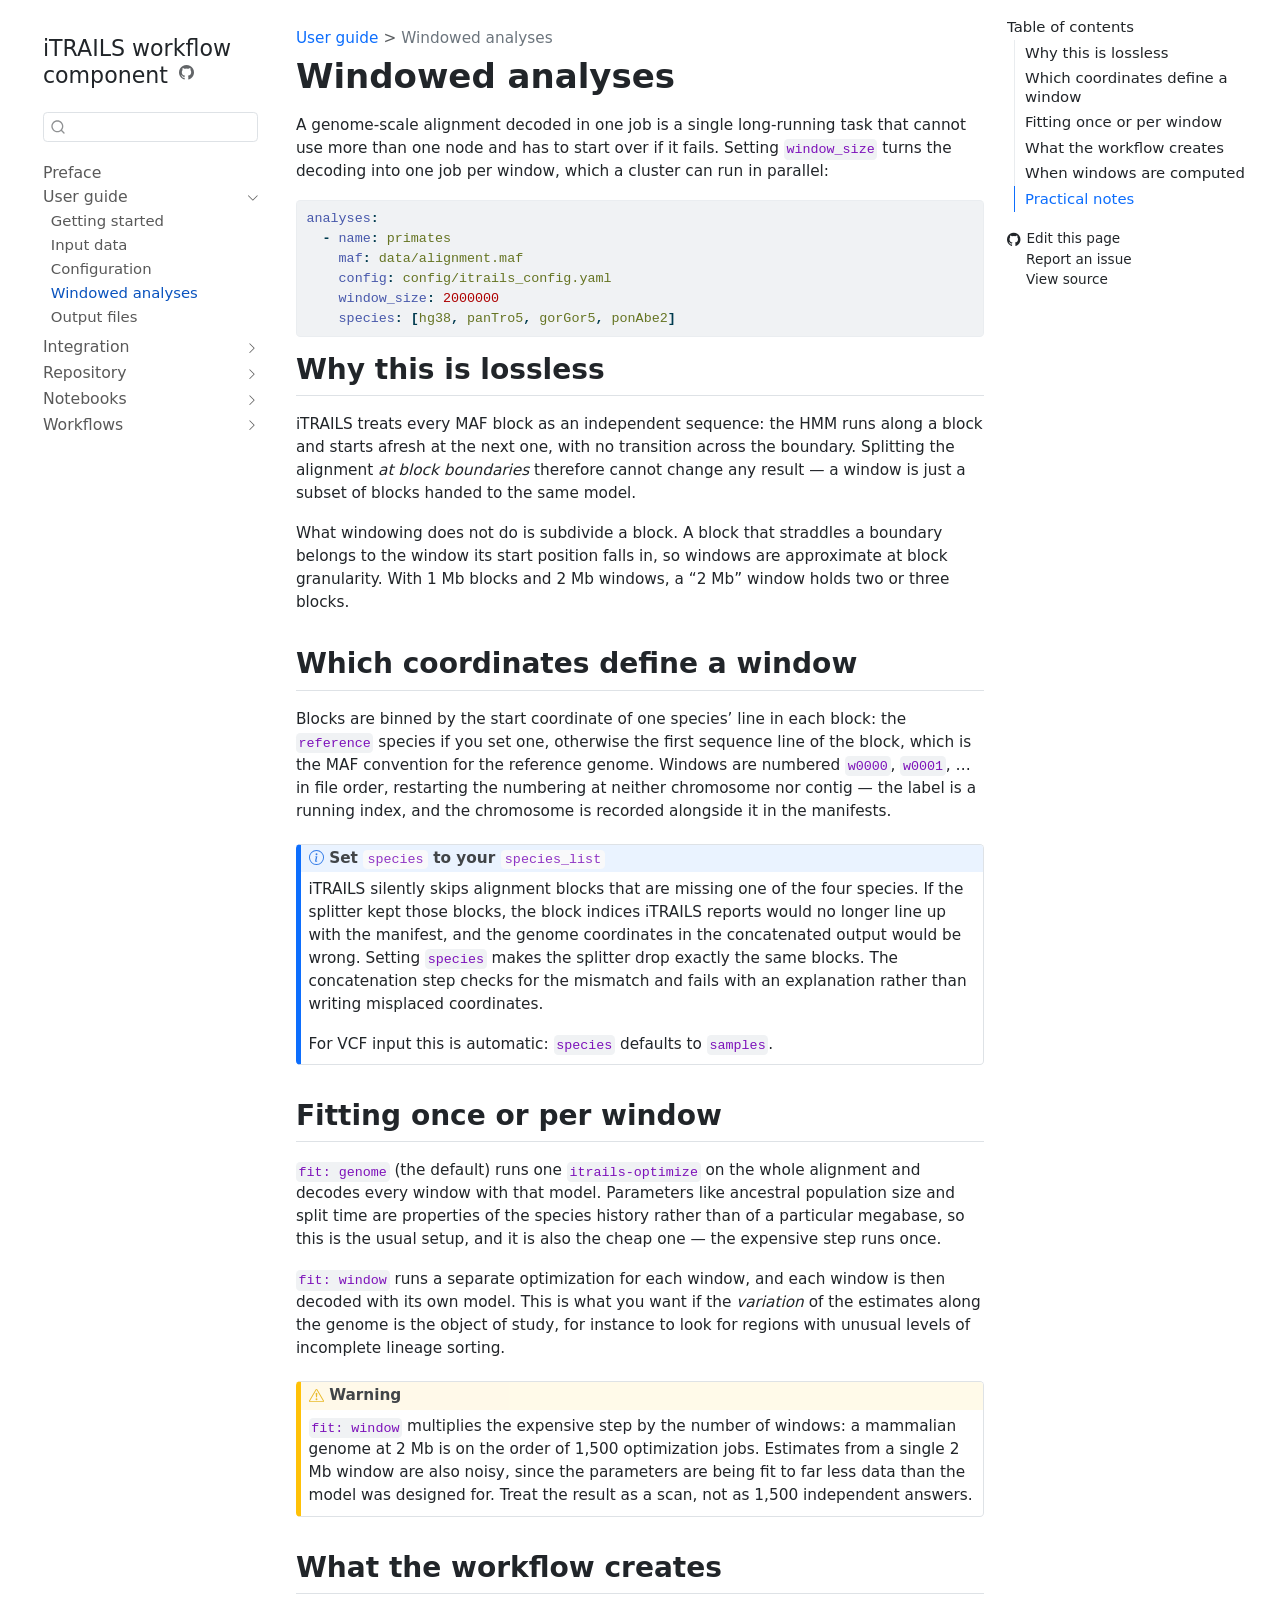
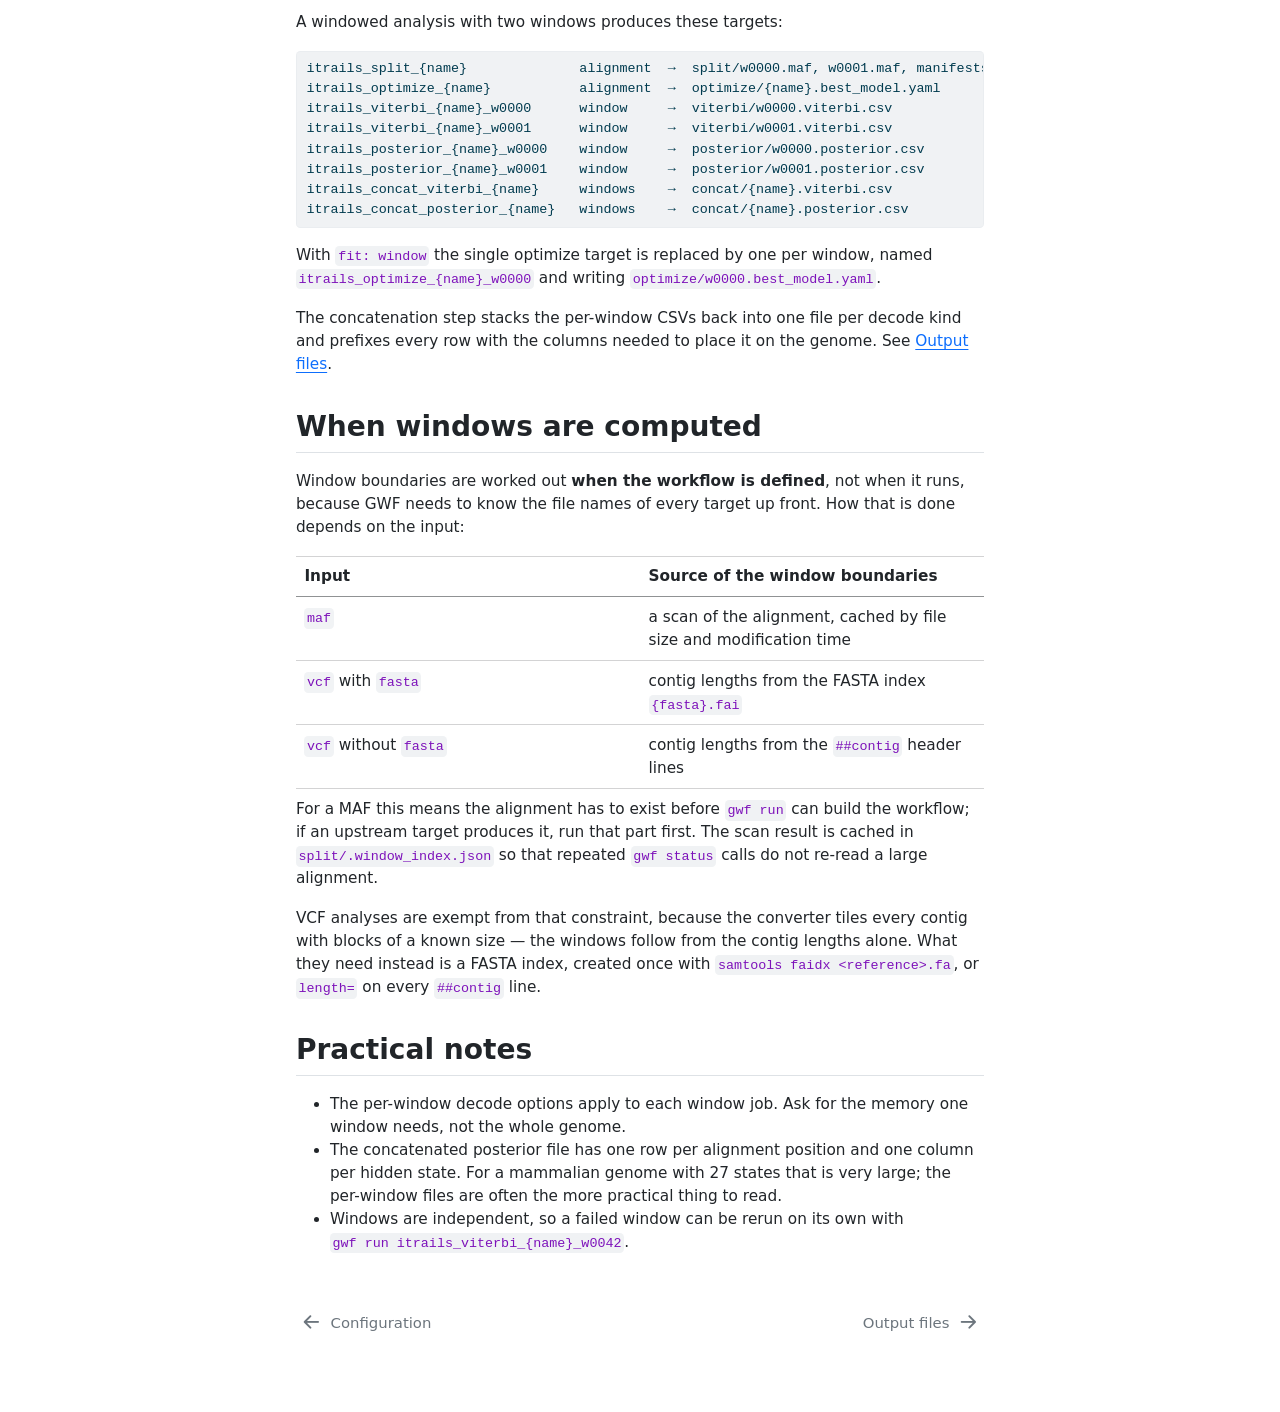
<file: docs/windowing.html>
<!DOCTYPE html>
<html xmlns="http://www.w3.org/1999/xhtml" lang="en" xml:lang="en"><head>

<meta charset="utf-8">
<meta name="generator" content="quarto-1.9.38">

<meta name="viewport" content="width=device-width, initial-scale=1.0, user-scalable=yes">


<title>Windowed analyses – iTRAILS workflow component</title>
<style>
/* Default styles provided by pandoc.
** See https://pandoc.org/MANUAL.html#variables-for-html for config info.
*/
code{white-space: pre-wrap;}
span.smallcaps{font-variant: small-caps;}
div.columns{display: flex; gap: min(4vw, 1.5em);}
div.column{flex: auto; overflow-x: auto;}
div.hanging-indent{margin-left: 1.5em; text-indent: -1.5em;}
ul.task-list{list-style: none;}
ul.task-list li input[type="checkbox"] {
  width: 0.8em;
  margin: 0 0.8em 0.2em -1em; /* quarto-specific, see https://github.com/quarto-dev/quarto-cli/issues/4556 */ 
  vertical-align: middle;
}
/* CSS for syntax highlighting */
html { -webkit-text-size-adjust: 100%; }
pre > code.sourceCode { white-space: pre; position: relative; }
pre > code.sourceCode > span { display: inline-block; line-height: 1.25; }
pre > code.sourceCode > span:empty { height: 1.2em; }
.sourceCode { overflow: visible; }
code.sourceCode > span { color: inherit; text-decoration: inherit; }
div.sourceCode { margin: 1em 0; }
pre.sourceCode { margin: 0; }
@media screen {
div.sourceCode { overflow: auto; }
}
@media print {
pre > code.sourceCode { white-space: pre-wrap; }
pre > code.sourceCode > span { text-indent: -5em; padding-left: 5em; }
}
pre.numberSource code
  { counter-reset: source-line 0; }
pre.numberSource code > span
  { position: relative; left: -4em; counter-increment: source-line; }
pre.numberSource code > span > a:first-child::before
  { content: counter(source-line);
    position: relative; left: -1em; text-align: right; vertical-align: baseline;
    border: none; display: inline-block;
    -webkit-touch-callout: none; -webkit-user-select: none;
    -khtml-user-select: none; -moz-user-select: none;
    -ms-user-select: none; user-select: none;
    padding: 0 4px; width: 4em;
  }
pre.numberSource { margin-left: 3em;  padding-left: 4px; }
div.sourceCode
  {   }
@media screen {
pre > code.sourceCode > span > a:first-child::before { text-decoration: underline; }
}
</style>


<script src="../site_libs/quarto-nav/quarto-nav.js"></script>
<script src="../site_libs/quarto-nav/headroom.min.js"></script>
<script src="../site_libs/clipboard/clipboard.min.js"></script>
<script src="../site_libs/quarto-search/autocomplete.umd.js"></script>
<script src="../site_libs/quarto-search/fuse.min.js"></script>
<script src="../site_libs/quarto-search/quarto-search.js"></script>
<meta name="quarto:offset" content="../">
<link href="../docs/outputs.html" rel="next">
<link href="../docs/configuration.html" rel="prev">
<script src="../site_libs/quarto-html/quarto.js" type="module"></script>
<script src="../site_libs/quarto-html/tabsets/tabsets.js" type="module"></script>
<script src="../site_libs/quarto-html/popper.min.js"></script>
<script src="../site_libs/quarto-html/tippy.umd.min.js"></script>
<script src="../site_libs/quarto-html/anchor.min.js"></script>
<link href="../site_libs/quarto-html/tippy.css" rel="stylesheet">
<link href="../site_libs/quarto-html/quarto-syntax-highlighting-15634bcf2e68342d4ad2dfa704d543f6.css" rel="stylesheet" id="quarto-text-highlighting-styles">
<script src="../site_libs/bootstrap/bootstrap.min.js"></script>
<link href="../site_libs/bootstrap/bootstrap-icons.css" rel="stylesheet">
<link href="../site_libs/bootstrap/bootstrap-5c70efdc3aba61fcdf3e9b5a2958e336.min.css" rel="stylesheet" append-hash="true" id="quarto-bootstrap" data-mode="light">
<script id="quarto-search-options" type="application/json">{
  "location": "sidebar",
  "copy-button": false,
  "collapse-after": 3,
  "panel-placement": "start",
  "type": "textbox",
  "limit": 50,
  "keyboard-shortcut": [
    "f",
    "/",
    "s"
  ],
  "show-item-context": false,
  "language": {
    "search-no-results-text": "No results",
    "search-matching-documents-text": "matching documents",
    "search-copy-link-title": "Copy link to search",
    "search-hide-matches-text": "Hide additional matches",
    "search-more-match-text": "more match in this document",
    "search-more-matches-text": "more matches in this document",
    "search-clear-button-title": "Clear",
    "search-text-placeholder": "",
    "search-detached-cancel-button-title": "Cancel",
    "search-submit-button-title": "Submit",
    "search-label": "Search"
  }
}</script>
<script async="" src="https://hypothes.is/embed.js"></script>
<script>
  window.document.addEventListener("DOMContentLoaded", function (_event) {
    document.body.classList.add('hypothesis-enabled');
  });
</script>


</head>

<body class="nav-sidebar floating quarto-light">

<div id="quarto-search-results"></div>
  <header id="quarto-header" class="headroom fixed-top">
  <nav class="quarto-secondary-nav">
    <div class="container-fluid d-flex">
      <button type="button" class="quarto-btn-toggle btn" data-bs-toggle="collapse" role="button" data-bs-target=".quarto-sidebar-collapse-item" aria-controls="quarto-sidebar" aria-expanded="false" aria-label="Toggle sidebar navigation" onclick="if (window.quartoToggleHeadroom) { window.quartoToggleHeadroom(); }">
        <i class="bi bi-layout-text-sidebar-reverse"></i>
      </button>
        <nav class="quarto-page-breadcrumbs" aria-label="breadcrumb"><ol class="breadcrumb"><li class="breadcrumb-item"><a href="../docs/getting-started.html">User guide</a></li><li class="breadcrumb-item"><a href="../docs/windowing.html"><span class="chapter-title">Windowed analyses</span></a></li></ol></nav>
        <a class="flex-grow-1" role="navigation" data-bs-toggle="collapse" data-bs-target=".quarto-sidebar-collapse-item" aria-controls="quarto-sidebar" aria-expanded="false" aria-label="Toggle sidebar navigation" onclick="if (window.quartoToggleHeadroom) { window.quartoToggleHeadroom(); }">      
        </a>
      <button type="button" class="btn quarto-search-button" aria-label="Search" onclick="window.quartoOpenSearch();">
        <i class="bi bi-search"></i>
      </button>
    </div>
  </nav>
</header>
<!-- content -->
<div id="quarto-content" class="quarto-container page-columns page-rows-contents page-layout-article">
<!-- sidebar -->
  <nav id="quarto-sidebar" class="sidebar collapse collapse-horizontal quarto-sidebar-collapse-item sidebar-navigation floating overflow-auto">
    <div class="pt-lg-2 mt-2 text-left sidebar-header">
    <div class="sidebar-title mb-0 py-0">
      <a href="../">iTRAILS workflow component</a> 
        <div class="sidebar-tools-main">
    <a href="https://github.com/munch-group/itrails" title="Source Code" class="quarto-navigation-tool px-1" aria-label="Source Code"><i class="bi bi-github"></i></a>
</div>
    </div>
      </div>
        <div class="mt-2 flex-shrink-0 align-items-center">
        <div class="sidebar-search">
        <div id="quarto-search" class="" title="Search"></div>
        </div>
        </div>
    <div class="sidebar-menu-container"> 
    <ul class="list-unstyled mt-1">
        <li class="sidebar-item">
  <div class="sidebar-item-container"> 
  <a href="../index.html" class="sidebar-item-text sidebar-link">
 <span class="menu-text">Preface</span></a>
  </div>
</li>
        <li class="sidebar-item sidebar-item-section">
      <div class="sidebar-item-container"> 
            <a class="sidebar-item-text sidebar-link text-start" data-bs-toggle="collapse" data-bs-target="#quarto-sidebar-section-1" role="navigation" aria-expanded="true">
 <span class="menu-text">User guide</span></a>
          <a class="sidebar-item-toggle text-start" data-bs-toggle="collapse" data-bs-target="#quarto-sidebar-section-1" role="navigation" aria-expanded="true" aria-label="Toggle section">
            <i class="bi bi-chevron-right ms-2"></i>
          </a> 
      </div>
      <ul id="quarto-sidebar-section-1" class="collapse list-unstyled sidebar-section depth1 show">  
          <li class="sidebar-item">
  <div class="sidebar-item-container"> 
  <a href="../docs/getting-started.html" class="sidebar-item-text sidebar-link"><span class="chapter-title">Getting started</span></a>
  </div>
</li>
          <li class="sidebar-item">
  <div class="sidebar-item-container"> 
  <a href="../docs/input.html" class="sidebar-item-text sidebar-link"><span class="chapter-title">Input data</span></a>
  </div>
</li>
          <li class="sidebar-item">
  <div class="sidebar-item-container"> 
  <a href="../docs/configuration.html" class="sidebar-item-text sidebar-link"><span class="chapter-title">Configuration</span></a>
  </div>
</li>
          <li class="sidebar-item">
  <div class="sidebar-item-container"> 
  <a href="../docs/windowing.html" class="sidebar-item-text sidebar-link active"><span class="chapter-title">Windowed analyses</span></a>
  </div>
</li>
          <li class="sidebar-item">
  <div class="sidebar-item-container"> 
  <a href="../docs/outputs.html" class="sidebar-item-text sidebar-link"><span class="chapter-title">Output files</span></a>
  </div>
</li>
      </ul>
  </li>
        <li class="sidebar-item sidebar-item-section">
      <div class="sidebar-item-container"> 
            <a class="sidebar-item-text sidebar-link text-start collapsed" data-bs-toggle="collapse" data-bs-target="#quarto-sidebar-section-2" role="navigation" aria-expanded="false">
 <span class="menu-text">Integration</span></a>
          <a class="sidebar-item-toggle text-start collapsed" data-bs-toggle="collapse" data-bs-target="#quarto-sidebar-section-2" role="navigation" aria-expanded="false" aria-label="Toggle section">
            <i class="bi bi-chevron-right ms-2"></i>
          </a> 
      </div>
      <ul id="quarto-sidebar-section-2" class="collapse list-unstyled sidebar-section depth1 ">  
          <li class="sidebar-item">
  <div class="sidebar-item-container"> 
  <a href="../docs/submodule.html" class="sidebar-item-text sidebar-link"><span class="chapter-title">Use as a submodule</span></a>
  </div>
</li>
      </ul>
  </li>
        <li class="sidebar-item sidebar-item-section">
      <div class="sidebar-item-container"> 
            <a class="sidebar-item-text sidebar-link text-start collapsed" data-bs-toggle="collapse" data-bs-target="#quarto-sidebar-section-3" role="navigation" aria-expanded="false">
 <span class="menu-text">Repository</span></a>
          <a class="sidebar-item-toggle text-start collapsed" data-bs-toggle="collapse" data-bs-target="#quarto-sidebar-section-3" role="navigation" aria-expanded="false" aria-label="Toggle section">
            <i class="bi bi-chevron-right ms-2"></i>
          </a> 
      </div>
      <ul id="quarto-sidebar-section-3" class="collapse list-unstyled sidebar-section depth1 ">  
          <li class="sidebar-item">
  <div class="sidebar-item-container"> 
  <a href="../docs/website.html" class="sidebar-item-text sidebar-link"><span class="chapter-title">The documentation website</span></a>
  </div>
</li>
      </ul>
  </li>
        <li class="sidebar-item sidebar-item-section">
      <div class="sidebar-item-container"> 
            <a class="sidebar-item-text sidebar-link text-start collapsed" data-bs-toggle="collapse" data-bs-target="#quarto-sidebar-section-4" role="navigation" aria-expanded="false">
 <span class="menu-text">Notebooks</span></a>
          <a class="sidebar-item-toggle text-start collapsed" data-bs-toggle="collapse" data-bs-target="#quarto-sidebar-section-4" role="navigation" aria-expanded="false" aria-label="Toggle section">
            <i class="bi bi-chevron-right ms-2"></i>
          </a> 
      </div>
      <ul id="quarto-sidebar-section-4" class="collapse list-unstyled sidebar-section depth1 ">  
          <li class="sidebar-item">
  <div class="sidebar-item-container"> 
  <a href="../notebooks/example.html" class="sidebar-item-text sidebar-link"><span class="chapter-title">iTRAILS results</span></a>
  </div>
</li>
      </ul>
  </li>
        <li class="sidebar-item sidebar-item-section">
      <div class="sidebar-item-container"> 
            <a class="sidebar-item-text sidebar-link text-start collapsed" data-bs-toggle="collapse" data-bs-target="#quarto-sidebar-section-5" role="navigation" aria-expanded="false">
 <span class="menu-text">Workflows</span></a>
          <a class="sidebar-item-toggle text-start collapsed" data-bs-toggle="collapse" data-bs-target="#quarto-sidebar-section-5" role="navigation" aria-expanded="false" aria-label="Toggle section">
            <i class="bi bi-chevron-right ms-2"></i>
          </a> 
      </div>
      <ul id="quarto-sidebar-section-5" class="collapse list-unstyled sidebar-section depth1 ">  
          <li class="sidebar-item">
  <div class="sidebar-item-container"> 
  <a href="../workflow.html" class="sidebar-item-text sidebar-link"><span class="chapter-title">GWF workflow</span></a>
  </div>
</li>
      </ul>
  </li>
    </ul>
    </div>
</nav>
<div id="quarto-sidebar-glass" class="quarto-sidebar-collapse-item" data-bs-toggle="collapse" data-bs-target=".quarto-sidebar-collapse-item"></div>
<!-- margin-sidebar -->
    <div id="quarto-margin-sidebar" class="sidebar margin-sidebar">
        <nav id="TOC" role="doc-toc" class="toc-active">
    <h2 id="toc-title">Table of contents</h2>
   
  <ul class="collapse">
  <li><a href="#why-this-is-lossless" id="toc-why-this-is-lossless" class="nav-link active" data-scroll-target="#why-this-is-lossless">Why this is lossless</a></li>
  <li><a href="#which-coordinates-define-a-window" id="toc-which-coordinates-define-a-window" class="nav-link" data-scroll-target="#which-coordinates-define-a-window">Which coordinates define a window</a></li>
  <li><a href="#fitting-once-or-per-window" id="toc-fitting-once-or-per-window" class="nav-link" data-scroll-target="#fitting-once-or-per-window">Fitting once or per window</a></li>
  <li><a href="#what-the-workflow-creates" id="toc-what-the-workflow-creates" class="nav-link" data-scroll-target="#what-the-workflow-creates">What the workflow creates</a></li>
  <li><a href="#when-windows-are-computed" id="toc-when-windows-are-computed" class="nav-link" data-scroll-target="#when-windows-are-computed">When windows are computed</a></li>
  <li><a href="#practical-notes" id="toc-practical-notes" class="nav-link" data-scroll-target="#practical-notes">Practical notes</a></li>
  </ul>
<div class="toc-actions"><ul class="collapse"><li><a href="https://github.com/munch-group/itrails/edit/main/docs/windowing.qmd" class="toc-action"><i class="bi bi-github"></i>Edit this page</a></li><li><a href="https://github.com/munch-group/itrails/issues/new" class="toc-action"><i class="bi empty"></i>Report an issue</a></li><li><a href="https://github.com/munch-group/itrails/blob/main/docs/windowing.qmd" class="toc-action"><i class="bi empty"></i>View source</a></li></ul></div></nav>
    </div>
<!-- main -->
<main class="content" id="quarto-document-content">

<header id="title-block-header" class="quarto-title-block default"><nav class="quarto-page-breadcrumbs quarto-title-breadcrumbs d-none d-lg-block" aria-label="breadcrumb"><ol class="breadcrumb"><li class="breadcrumb-item"><a href="../docs/getting-started.html">User guide</a></li><li class="breadcrumb-item"><a href="../docs/windowing.html"><span class="chapter-title">Windowed analyses</span></a></li></ol></nav>
<div class="quarto-title">
<h1 class="title"><span class="chapter-title">Windowed analyses</span></h1>
</div>



<div class="quarto-title-meta">

    
  
    
  </div>
  


</header>


<p>A genome-scale alignment decoded in one job is a single long-running task that cannot use more than one node and has to start over if it fails. Setting <code>window_size</code> turns the decoding into one job per window, which a cluster can run in parallel:</p>
<div class="code-copy-outer-scaffold"><div class="sourceCode" id="cb1"><pre class="sourceCode yaml code-with-copy"><code class="sourceCode yaml"><span id="cb1-1"><a href="#cb1-1" aria-hidden="true" tabindex="-1"></a><span class="fu">analyses</span><span class="kw">:</span></span>
<span id="cb1-2"><a href="#cb1-2" aria-hidden="true" tabindex="-1"></a><span class="at">  </span><span class="kw">-</span><span class="at"> </span><span class="fu">name</span><span class="kw">:</span><span class="at"> primates</span></span>
<span id="cb1-3"><a href="#cb1-3" aria-hidden="true" tabindex="-1"></a><span class="at">    </span><span class="fu">maf</span><span class="kw">:</span><span class="at"> data/alignment.maf</span></span>
<span id="cb1-4"><a href="#cb1-4" aria-hidden="true" tabindex="-1"></a><span class="at">    </span><span class="fu">config</span><span class="kw">:</span><span class="at"> config/itrails_config.yaml</span></span>
<span id="cb1-5"><a href="#cb1-5" aria-hidden="true" tabindex="-1"></a><span class="at">    </span><span class="fu">window_size</span><span class="kw">:</span><span class="at"> </span><span class="dv">2000000</span></span>
<span id="cb1-6"><a href="#cb1-6" aria-hidden="true" tabindex="-1"></a><span class="at">    </span><span class="fu">species</span><span class="kw">:</span><span class="at"> </span><span class="kw">[</span><span class="at">hg38</span><span class="kw">,</span><span class="at"> panTro5</span><span class="kw">,</span><span class="at"> gorGor5</span><span class="kw">,</span><span class="at"> ponAbe2</span><span class="kw">]</span></span></code></pre></div><button title="Copy to Clipboard" class="code-copy-button"><i class="bi"></i></button></div>
<section id="why-this-is-lossless" class="level2">
<h2 class="anchored" data-anchor-id="why-this-is-lossless">Why this is lossless</h2>
<p>iTRAILS treats every MAF block as an independent sequence: the HMM runs along a block and starts afresh at the next one, with no transition across the boundary. Splitting the alignment <em>at block boundaries</em> therefore cannot change any result — a window is just a subset of blocks handed to the same model.</p>
<p>What windowing does not do is subdivide a block. A block that straddles a boundary belongs to the window its start position falls in, so windows are approximate at block granularity. With 1 Mb blocks and 2 Mb windows, a “2 Mb” window holds two or three blocks.</p>
</section>
<section id="which-coordinates-define-a-window" class="level2">
<h2 class="anchored" data-anchor-id="which-coordinates-define-a-window">Which coordinates define a window</h2>
<p>Blocks are binned by the start coordinate of one species’ line in each block: the <code>reference</code> species if you set one, otherwise the first sequence line of the block, which is the MAF convention for the reference genome. Windows are numbered <code>w0000</code>, <code>w0001</code>, … in file order, restarting the numbering at neither chromosome nor contig — the label is a running index, and the chromosome is recorded alongside it in the manifests.</p>
<div class="callout callout-style-default callout-note callout-titled">
<div class="callout-header d-flex align-content-center">
<div class="callout-icon-container">
<i class="callout-icon"></i>
</div>
<div class="callout-title-container flex-fill">
<span class="screen-reader-only">Note</span>Set <code>species</code> to your <code>species_list</code>
</div>
</div>
<div class="callout-body-container callout-body">
<p>iTRAILS silently skips alignment blocks that are missing one of the four species. If the splitter kept those blocks, the block indices iTRAILS reports would no longer line up with the manifest, and the genome coordinates in the concatenated output would be wrong. Setting <code>species</code> makes the splitter drop exactly the same blocks. The concatenation step checks for the mismatch and fails with an explanation rather than writing misplaced coordinates.</p>
<p>For VCF input this is automatic: <code>species</code> defaults to <code>samples</code>.</p>
</div>
</div>
</section>
<section id="fitting-once-or-per-window" class="level2">
<h2 class="anchored" data-anchor-id="fitting-once-or-per-window">Fitting once or per window</h2>
<p><code>fit: genome</code> (the default) runs one <code>itrails-optimize</code> on the whole alignment and decodes every window with that model. Parameters like ancestral population size and split time are properties of the species history rather than of a particular megabase, so this is the usual setup, and it is also the cheap one — the expensive step runs once.</p>
<p><code>fit: window</code> runs a separate optimization for each window, and each window is then decoded with its own model. This is what you want if the <em>variation</em> of the estimates along the genome is the object of study, for instance to look for regions with unusual levels of incomplete lineage sorting.</p>
<div class="callout callout-style-default callout-warning callout-titled">
<div class="callout-header d-flex align-content-center">
<div class="callout-icon-container">
<i class="callout-icon"></i>
</div>
<div class="callout-title-container flex-fill">
Warning
</div>
</div>
<div class="callout-body-container callout-body">
<p><code>fit: window</code> multiplies the expensive step by the number of windows: a mammalian genome at 2 Mb is on the order of 1,500 optimization jobs. Estimates from a single 2 Mb window are also noisy, since the parameters are being fit to far less data than the model was designed for. Treat the result as a scan, not as 1,500 independent answers.</p>
</div>
</div>
</section>
<section id="what-the-workflow-creates" class="level2">
<h2 class="anchored" data-anchor-id="what-the-workflow-creates">What the workflow creates</h2>
<p>A windowed analysis with two windows produces these targets:</p>
<div class="code-copy-outer-scaffold"><div class="sourceCode" id="cb2"><pre class="sourceCode txt code-with-copy"><code class="sourceCode default"><span id="cb2-1"><a href="#cb2-1" aria-hidden="true" tabindex="-1"></a>itrails_split_{name}              alignment  →  split/w0000.maf, w0001.maf, manifests</span>
<span id="cb2-2"><a href="#cb2-2" aria-hidden="true" tabindex="-1"></a>itrails_optimize_{name}           alignment  →  optimize/{name}.best_model.yaml</span>
<span id="cb2-3"><a href="#cb2-3" aria-hidden="true" tabindex="-1"></a>itrails_viterbi_{name}_w0000      window     →  viterbi/w0000.viterbi.csv</span>
<span id="cb2-4"><a href="#cb2-4" aria-hidden="true" tabindex="-1"></a>itrails_viterbi_{name}_w0001      window     →  viterbi/w0001.viterbi.csv</span>
<span id="cb2-5"><a href="#cb2-5" aria-hidden="true" tabindex="-1"></a>itrails_posterior_{name}_w0000    window     →  posterior/w0000.posterior.csv</span>
<span id="cb2-6"><a href="#cb2-6" aria-hidden="true" tabindex="-1"></a>itrails_posterior_{name}_w0001    window     →  posterior/w0001.posterior.csv</span>
<span id="cb2-7"><a href="#cb2-7" aria-hidden="true" tabindex="-1"></a>itrails_concat_viterbi_{name}     windows    →  concat/{name}.viterbi.csv</span>
<span id="cb2-8"><a href="#cb2-8" aria-hidden="true" tabindex="-1"></a>itrails_concat_posterior_{name}   windows    →  concat/{name}.posterior.csv</span></code></pre></div><button title="Copy to Clipboard" class="code-copy-button"><i class="bi"></i></button></div>
<p>With <code>fit: window</code> the single optimize target is replaced by one per window, named <code>itrails_optimize_{name}_w0000</code> and writing <code>optimize/w0000.best_model.yaml</code>.</p>
<p>The concatenation step stacks the per-window CSVs back into one file per decode kind and prefixes every row with the columns needed to place it on the genome. See <a href="../docs/outputs.html">Output files</a>.</p>
</section>
<section id="when-windows-are-computed" class="level2">
<h2 class="anchored" data-anchor-id="when-windows-are-computed">When windows are computed</h2>
<p>Window boundaries are worked out <strong>when the workflow is defined</strong>, not when it runs, because GWF needs to know the file names of every target up front. How that is done depends on the input:</p>
<table class="caption-top table">
<colgroup>
<col style="width: 50%">
<col style="width: 50%">
</colgroup>
<thead>
<tr class="header">
<th style="text-align: left;">Input</th>
<th style="text-align: left;">Source of the window boundaries</th>
</tr>
</thead>
<tbody>
<tr class="odd">
<td style="text-align: left;"><code>maf</code></td>
<td style="text-align: left;">a scan of the alignment, cached by file size and modification time</td>
</tr>
<tr class="even">
<td style="text-align: left;"><code>vcf</code> with <code>fasta</code></td>
<td style="text-align: left;">contig lengths from the FASTA index <code>{fasta}.fai</code></td>
</tr>
<tr class="odd">
<td style="text-align: left;"><code>vcf</code> without <code>fasta</code></td>
<td style="text-align: left;">contig lengths from the <code>##contig</code> header lines</td>
</tr>
</tbody>
</table>
<p>For a MAF this means the alignment has to exist before <code>gwf run</code> can build the workflow; if an upstream target produces it, run that part first. The scan result is cached in <code>split/.window_index.json</code> so that repeated <code>gwf status</code> calls do not re-read a large alignment.</p>
<p>VCF analyses are exempt from that constraint, because the converter tiles every contig with blocks of a known size — the windows follow from the contig lengths alone. What they need instead is a FASTA index, created once with <code>samtools faidx &lt;reference&gt;.fa</code>, or <code>length=</code> on every <code>##contig</code> line.</p>
</section>
<section id="practical-notes" class="level2">
<h2 class="anchored" data-anchor-id="practical-notes">Practical notes</h2>
<ul>
<li>The per-window decode options apply to each window job. Ask for the memory one window needs, not the whole genome.</li>
<li>The concatenated posterior file has one row per alignment position and one column per hidden state. For a mammalian genome with 27 states that is very large; the per-window files are often the more practical thing to read.</li>
<li>Windows are independent, so a failed window can be rerun on its own with <code>gwf run itrails_viterbi_{name}_w0042</code>.</li>
</ul>


</section>

</main> <!-- /main -->
<script id="quarto-html-after-body" type="application/javascript">
  window.document.addEventListener("DOMContentLoaded", function (event) {
    const icon = "";
    const anchorJS = new window.AnchorJS();
    anchorJS.options = {
      placement: 'right',
      icon: icon
    };
    anchorJS.add('.anchored');
    const isCodeAnnotation = (el) => {
      for (const clz of el.classList) {
        if (clz.startsWith('code-annotation-')) {                     
          return true;
        }
      }
      return false;
    }
    const onCopySuccess = function(e) {
      // button target
      const button = e.trigger;
      // don't keep focus
      button.blur();
      // flash "checked"
      button.classList.add('code-copy-button-checked');
      var currentTitle = button.getAttribute("title");
      button.setAttribute("title", "Copied!");
      let tooltip;
      if (window.bootstrap) {
        button.setAttribute("data-bs-toggle", "tooltip");
        button.setAttribute("data-bs-placement", "left");
        button.setAttribute("data-bs-title", "Copied!");
        tooltip = new bootstrap.Tooltip(button, 
          { trigger: "manual", 
            customClass: "code-copy-button-tooltip",
            offset: [0, -8]});
        tooltip.show();    
      }
      setTimeout(function() {
        if (tooltip) {
          tooltip.hide();
          button.removeAttribute("data-bs-title");
          button.removeAttribute("data-bs-toggle");
          button.removeAttribute("data-bs-placement");
        }
        button.setAttribute("title", currentTitle);
        button.classList.remove('code-copy-button-checked');
      }, 1000);
      // clear code selection
      e.clearSelection();
    }
    const getTextToCopy = function(trigger) {
      const outerScaffold = trigger.parentElement.cloneNode(true);
      const codeEl = outerScaffold.querySelector('code');
      for (const childEl of codeEl.children) {
        if (isCodeAnnotation(childEl)) {
          childEl.remove();
        }
      }
      return codeEl.innerText;
    }
    const clipboard = new window.ClipboardJS('.code-copy-button:not([data-in-quarto-modal])', {
      text: getTextToCopy
    });
    clipboard.on('success', onCopySuccess);
    if (window.document.getElementById('quarto-embedded-source-code-modal')) {
      const clipboardModal = new window.ClipboardJS('.code-copy-button[data-in-quarto-modal]', {
        text: getTextToCopy,
        container: window.document.getElementById('quarto-embedded-source-code-modal')
      });
      clipboardModal.on('success', onCopySuccess);
    }
      var localhostRegex = new RegExp(/^(?:http|https):\/\/localhost\:?[0-9]*\//);
      var mailtoRegex = new RegExp(/^mailto:/);
        var filterRegex = new RegExp('/' + window.location.host + '/');
      var isInternal = (href) => {
          return filterRegex.test(href) || localhostRegex.test(href) || mailtoRegex.test(href);
      }
      // Inspect non-navigation links and adorn them if external
     var links = window.document.querySelectorAll('a[href]:not(.nav-link):not(.navbar-brand):not(.toc-action):not(.sidebar-link):not(.sidebar-item-toggle):not(.pagination-link):not(.no-external):not([aria-hidden]):not(.dropdown-item):not(.quarto-navigation-tool):not(.about-link)');
      for (var i=0; i<links.length; i++) {
        const link = links[i];
        if (!isInternal(link.href)) {
          // undo the damage that might have been done by quarto-nav.js in the case of
          // links that we want to consider external
          if (link.dataset.originalHref !== undefined) {
            link.href = link.dataset.originalHref;
          }
        }
      }
    function tippyHover(el, contentFn, onTriggerFn, onUntriggerFn) {
      const config = {
        allowHTML: true,
        maxWidth: 500,
        delay: 100,
        arrow: false,
        appendTo: function(el) {
            return el.parentElement;
        },
        interactive: true,
        interactiveBorder: 10,
        theme: 'quarto',
        placement: 'bottom-start',
      };
      if (contentFn) {
        config.content = contentFn;
      }
      if (onTriggerFn) {
        config.onTrigger = onTriggerFn;
      }
      if (onUntriggerFn) {
        config.onUntrigger = onUntriggerFn;
      }
      window.tippy(el, config); 
    }
    const noterefs = window.document.querySelectorAll('a[role="doc-noteref"]');
    for (var i=0; i<noterefs.length; i++) {
      const ref = noterefs[i];
      tippyHover(ref, function() {
        // use id or data attribute instead here
        let href = ref.getAttribute('data-footnote-href') || ref.getAttribute('href');
        try { href = new URL(href).hash; } catch {}
        const id = href.replace(/^#\/?/, "");
        const note = window.document.getElementById(id);
        if (note) {
          return note.innerHTML;
        } else {
          return "";
        }
      });
    }
    const xrefs = window.document.querySelectorAll('a.quarto-xref');
    const processXRef = (id, note) => {
      // Strip column container classes
      const stripColumnClz = (el) => {
        el.classList.remove("page-full", "page-columns");
        if (el.children) {
          for (const child of el.children) {
            stripColumnClz(child);
          }
        }
      }
      stripColumnClz(note)
      if (id === null || id.startsWith('sec-')) {
        // Special case sections, only their first couple elements
        const container = document.createElement("div");
        if (note.children && note.children.length > 2) {
          container.appendChild(note.children[0].cloneNode(true));
          for (let i = 1; i < note.children.length; i++) {
            const child = note.children[i];
            if (child.tagName === "P" && child.innerText === "") {
              continue;
            } else {
              container.appendChild(child.cloneNode(true));
              break;
            }
          }
          if (window.Quarto?.typesetMath) {
            window.Quarto.typesetMath(container);
          }
          return container.innerHTML
        } else {
          if (window.Quarto?.typesetMath) {
            window.Quarto.typesetMath(note);
          }
          return note.innerHTML;
        }
      } else {
        // Remove any anchor links if they are present
        const anchorLink = note.querySelector('a.anchorjs-link');
        if (anchorLink) {
          anchorLink.remove();
        }
        if (window.Quarto?.typesetMath) {
          window.Quarto.typesetMath(note);
        }
        if (note.classList.contains("callout")) {
          return note.outerHTML;
        } else {
          return note.innerHTML;
        }
      }
    }
    for (var i=0; i<xrefs.length; i++) {
      const xref = xrefs[i];
      tippyHover(xref, undefined, function(instance) {
        instance.disable();
        let url = xref.getAttribute('href');
        let hash = undefined; 
        if (url.startsWith('#')) {
          hash = url;
        } else {
          try { hash = new URL(url).hash; } catch {}
        }
        if (hash) {
          const id = hash.replace(/^#\/?/, "");
          const note = window.document.getElementById(id);
          if (note !== null) {
            try {
              const html = processXRef(id, note.cloneNode(true));
              instance.setContent(html);
            } finally {
              instance.enable();
              instance.show();
            }
          } else {
            // See if we can fetch this
            fetch(url.split('#')[0])
            .then(res => res.text())
            .then(html => {
              const parser = new DOMParser();
              const htmlDoc = parser.parseFromString(html, "text/html");
              const note = htmlDoc.getElementById(id);
              if (note !== null) {
                const html = processXRef(id, note);
                instance.setContent(html);
              } 
            }).finally(() => {
              instance.enable();
              instance.show();
            });
          }
        } else {
          // See if we can fetch a full url (with no hash to target)
          // This is a special case and we should probably do some content thinning / targeting
          fetch(url)
          .then(res => res.text())
          .then(html => {
            const parser = new DOMParser();
            const htmlDoc = parser.parseFromString(html, "text/html");
            const note = htmlDoc.querySelector('main.content');
            if (note !== null) {
              // This should only happen for chapter cross references
              // (since there is no id in the URL)
              // remove the first header
              if (note.children.length > 0 && note.children[0].tagName === "HEADER") {
                note.children[0].remove();
              }
              const html = processXRef(null, note);
              instance.setContent(html);
            } 
          }).finally(() => {
            instance.enable();
            instance.show();
          });
        }
      }, function(instance) {
      });
    }
        let selectedAnnoteEl;
        const selectorForAnnotation = ( cell, annotation) => {
          let cellAttr = 'data-code-cell="' + cell + '"';
          let lineAttr = 'data-code-annotation="' +  annotation + '"';
          const selector = 'span[' + cellAttr + '][' + lineAttr + ']';
          return selector;
        }
        const selectCodeLines = (annoteEl) => {
          const doc = window.document;
          const targetCell = annoteEl.getAttribute("data-target-cell");
          const targetAnnotation = annoteEl.getAttribute("data-target-annotation");
          const annoteSpan = window.document.querySelector(selectorForAnnotation(targetCell, targetAnnotation));
          const lines = annoteSpan.getAttribute("data-code-lines").split(",");
          const lineIds = lines.map((line) => {
            return targetCell + "-" + line;
          })
          let top = null;
          let height = null;
          let parent = null;
          if (lineIds.length > 0) {
              //compute the position of the single el (top and bottom and make a div)
              const el = window.document.getElementById(lineIds[0]);
              top = el.offsetTop;
              height = el.offsetHeight;
              parent = el.parentElement.parentElement;
            if (lineIds.length > 1) {
              const lastEl = window.document.getElementById(lineIds[lineIds.length - 1]);
              const bottom = lastEl.offsetTop + lastEl.offsetHeight;
              height = bottom - top;
            }
            if (top !== null && height !== null && parent !== null) {
              // cook up a div (if necessary) and position it 
              let div = window.document.getElementById("code-annotation-line-highlight");
              if (div === null) {
                div = window.document.createElement("div");
                div.setAttribute("id", "code-annotation-line-highlight");
                div.style.position = 'absolute';
                parent.appendChild(div);
              }
              div.style.top = top - 2 + "px";
              div.style.height = height + 4 + "px";
              div.style.left = 0;
              let gutterDiv = window.document.getElementById("code-annotation-line-highlight-gutter");
              if (gutterDiv === null) {
                gutterDiv = window.document.createElement("div");
                gutterDiv.setAttribute("id", "code-annotation-line-highlight-gutter");
                gutterDiv.style.position = 'absolute';
                const codeCell = window.document.getElementById(targetCell);
                const gutter = codeCell.querySelector('.code-annotation-gutter');
                gutter.appendChild(gutterDiv);
              }
              gutterDiv.style.top = top - 2 + "px";
              gutterDiv.style.height = height + 4 + "px";
            }
            selectedAnnoteEl = annoteEl;
          }
        };
        const unselectCodeLines = () => {
          const elementsIds = ["code-annotation-line-highlight", "code-annotation-line-highlight-gutter"];
          elementsIds.forEach((elId) => {
            const div = window.document.getElementById(elId);
            if (div) {
              div.remove();
            }
          });
          selectedAnnoteEl = undefined;
        };
          // Handle positioning of the toggle
      window.addEventListener(
        "resize",
        throttle(() => {
          elRect = undefined;
          if (selectedAnnoteEl) {
            selectCodeLines(selectedAnnoteEl);
          }
        }, 10)
      );
      function throttle(fn, ms) {
      let throttle = false;
      let timer;
        return (...args) => {
          if(!throttle) { // first call gets through
              fn.apply(this, args);
              throttle = true;
          } else { // all the others get throttled
              if(timer) clearTimeout(timer); // cancel #2
              timer = setTimeout(() => {
                fn.apply(this, args);
                timer = throttle = false;
              }, ms);
          }
        };
      }
        // Attach click handler to the DT
        const annoteDls = window.document.querySelectorAll('dt[data-target-cell]');
        for (const annoteDlNode of annoteDls) {
          annoteDlNode.addEventListener('click', (event) => {
            const clickedEl = event.target;
            if (clickedEl !== selectedAnnoteEl) {
              unselectCodeLines();
              const activeEl = window.document.querySelector('dt[data-target-cell].code-annotation-active');
              if (activeEl) {
                activeEl.classList.remove('code-annotation-active');
              }
              selectCodeLines(clickedEl);
              clickedEl.classList.add('code-annotation-active');
            } else {
              // Unselect the line
              unselectCodeLines();
              clickedEl.classList.remove('code-annotation-active');
            }
          });
        }
    const findCites = (el) => {
      const parentEl = el.parentElement;
      if (parentEl) {
        const cites = parentEl.dataset.cites;
        if (cites) {
          return {
            el,
            cites: cites.split(' ')
          };
        } else {
          return findCites(el.parentElement)
        }
      } else {
        return undefined;
      }
    };
    var bibliorefs = window.document.querySelectorAll('a[role="doc-biblioref"]');
    for (var i=0; i<bibliorefs.length; i++) {
      const ref = bibliorefs[i];
      const citeInfo = findCites(ref);
      if (citeInfo) {
        tippyHover(citeInfo.el, function() {
          var popup = window.document.createElement('div');
          citeInfo.cites.forEach(function(cite) {
            var citeDiv = window.document.createElement('div');
            citeDiv.classList.add('hanging-indent');
            citeDiv.classList.add('csl-entry');
            var biblioDiv = window.document.getElementById('ref-' + cite);
            if (biblioDiv) {
              citeDiv.innerHTML = biblioDiv.innerHTML;
            }
            popup.appendChild(citeDiv);
          });
          return popup.innerHTML;
        });
      }
    }
  });
  </script>
<nav class="page-navigation">
  <div class="nav-page nav-page-previous">
      <a href="../docs/configuration.html" class="pagination-link" aria-label="Configuration">
        <i class="bi bi-arrow-left-short"></i> <span class="nav-page-text"><span class="chapter-title">Configuration</span></span>
      </a>          
  </div>
  <div class="nav-page nav-page-next">
      <a href="../docs/outputs.html" class="pagination-link" aria-label="Output files">
        <span class="nav-page-text"><span class="chapter-title">Output files</span></span> <i class="bi bi-arrow-right-short"></i>
      </a>
  </div>
</nav>
</div> <!-- /content -->




<footer class="footer"><div class="nav-footer"><div class="nav-footer-center"><div class="toc-actions d-sm-block d-md-none"><ul><li><a href="https://github.com/munch-group/itrails/edit/main/docs/windowing.qmd" class="toc-action"><i class="bi bi-github"></i>Edit this page</a></li><li><a href="https://github.com/munch-group/itrails/issues/new" class="toc-action"><i class="bi empty"></i>Report an issue</a></li><li><a href="https://github.com/munch-group/itrails/blob/main/docs/windowing.qmd" class="toc-action"><i class="bi empty"></i>View source</a></li></ul></div></div></div></footer></body></html>
</file>
<file: site_libs/quarto-html/tippy.css>
.tippy-box[data-animation=fade][data-state=hidden]{opacity:0}[data-tippy-root]{max-width:calc(100vw - 10px)}.tippy-box{position:relative;background-color:#333;color:#fff;border-radius:4px;font-size:14px;line-height:1.4;white-space:normal;outline:0;transition-property:transform,visibility,opacity}.tippy-box[data-placement^=top]>.tippy-arrow{bottom:0}.tippy-box[data-placement^=top]>.tippy-arrow:before{bottom:-7px;left:0;border-width:8px 8px 0;border-top-color:initial;transform-origin:center top}.tippy-box[data-placement^=bottom]>.tippy-arrow{top:0}.tippy-box[data-placement^=bottom]>.tippy-arrow:before{top:-7px;left:0;border-width:0 8px 8px;border-bottom-color:initial;transform-origin:center bottom}.tippy-box[data-placement^=left]>.tippy-arrow{right:0}.tippy-box[data-placement^=left]>.tippy-arrow:before{border-width:8px 0 8px 8px;border-left-color:initial;right:-7px;transform-origin:center left}.tippy-box[data-placement^=right]>.tippy-arrow{left:0}.tippy-box[data-placement^=right]>.tippy-arrow:before{left:-7px;border-width:8px 8px 8px 0;border-right-color:initial;transform-origin:center right}.tippy-box[data-inertia][data-state=visible]{transition-timing-function:cubic-bezier(.54,1.5,.38,1.11)}.tippy-arrow{width:16px;height:16px;color:#333}.tippy-arrow:before{content:"";position:absolute;border-color:transparent;border-style:solid}.tippy-content{position:relative;padding:5px 9px;z-index:1}
</file>
<file: site_libs/quarto-html/quarto-syntax-highlighting-15634bcf2e68342d4ad2dfa704d543f6.css>
/* quarto syntax highlight colors */
:root {
  --quarto-hl-ot-color: #003B4F;
  --quarto-hl-at-color: #657422;
  --quarto-hl-ss-color: #20794D;
  --quarto-hl-an-color: #5E5E5E;
  --quarto-hl-fu-color: #4758AB;
  --quarto-hl-st-color: #20794D;
  --quarto-hl-cf-color: #003B4F;
  --quarto-hl-op-color: #5E5E5E;
  --quarto-hl-er-color: #AD0000;
  --quarto-hl-bn-color: #AD0000;
  --quarto-hl-al-color: #AD0000;
  --quarto-hl-va-color: #111111;
  --quarto-hl-bu-color: inherit;
  --quarto-hl-ex-color: inherit;
  --quarto-hl-pp-color: #AD0000;
  --quarto-hl-in-color: #5E5E5E;
  --quarto-hl-vs-color: #20794D;
  --quarto-hl-wa-color: #5E5E5E;
  --quarto-hl-do-color: #5E5E5E;
  --quarto-hl-im-color: #00769E;
  --quarto-hl-ch-color: #20794D;
  --quarto-hl-dt-color: #AD0000;
  --quarto-hl-fl-color: #AD0000;
  --quarto-hl-co-color: #5E5E5E;
  --quarto-hl-cv-color: #5E5E5E;
  --quarto-hl-cn-color: #8f5902;
  --quarto-hl-sc-color: #5E5E5E;
  --quarto-hl-dv-color: #AD0000;
  --quarto-hl-kw-color: #003B4F;
}

/* other quarto variables */
:root {
  --quarto-font-monospace: SFMono-Regular, Menlo, Monaco, Consolas, "Liberation Mono", "Courier New", monospace;
}

/* syntax highlight based on Pandoc's rules */
pre > code.sourceCode > span {
  color: #003B4F;
}

code.sourceCode > span {
  color: #003B4F;
}

div.sourceCode,
div.sourceCode pre.sourceCode {
  color: #003B4F;
}

/* Normal */
code span {
  color: #003B4F;
}

/* Alert */
code span.al {
  color: #AD0000;
  font-style: inherit;
}

/* Annotation */
code span.an {
  color: #5E5E5E;
  font-style: inherit;
}

/* Attribute */
code span.at {
  color: #657422;
  font-style: inherit;
}

/* BaseN */
code span.bn {
  color: #AD0000;
  font-style: inherit;
}

/* BuiltIn */
code span.bu {
  font-style: inherit;
}

/* ControlFlow */
code span.cf {
  color: #003B4F;
  font-weight: bold;
  font-style: inherit;
}

/* Char */
code span.ch {
  color: #20794D;
  font-style: inherit;
}

/* Constant */
code span.cn {
  color: #8f5902;
  font-style: inherit;
}

/* Comment */
code span.co {
  color: #5E5E5E;
  font-style: inherit;
}

/* CommentVar */
code span.cv {
  color: #5E5E5E;
  font-style: italic;
}

/* Documentation */
code span.do {
  color: #5E5E5E;
  font-style: italic;
}

/* DataType */
code span.dt {
  color: #AD0000;
  font-style: inherit;
}

/* DecVal */
code span.dv {
  color: #AD0000;
  font-style: inherit;
}

/* Error */
code span.er {
  color: #AD0000;
  font-style: inherit;
}

/* Extension */
code span.ex {
  font-style: inherit;
}

/* Float */
code span.fl {
  color: #AD0000;
  font-style: inherit;
}

/* Function */
code span.fu {
  color: #4758AB;
  font-style: inherit;
}

/* Import */
code span.im {
  color: #00769E;
  font-style: inherit;
}

/* Information */
code span.in {
  color: #5E5E5E;
  font-style: inherit;
}

/* Keyword */
code span.kw {
  color: #003B4F;
  font-weight: bold;
  font-style: inherit;
}

/* Operator */
code span.op {
  color: #5E5E5E;
  font-style: inherit;
}

/* Other */
code span.ot {
  color: #003B4F;
  font-style: inherit;
}

/* Preprocessor */
code span.pp {
  color: #AD0000;
  font-style: inherit;
}

/* SpecialChar */
code span.sc {
  color: #5E5E5E;
  font-style: inherit;
}

/* SpecialString */
code span.ss {
  color: #20794D;
  font-style: inherit;
}

/* String */
code span.st {
  color: #20794D;
  font-style: inherit;
}

/* Variable */
code span.va {
  color: #111111;
  font-style: inherit;
}

/* VerbatimString */
code span.vs {
  color: #20794D;
  font-style: inherit;
}

/* Warning */
code span.wa {
  color: #5E5E5E;
  font-style: italic;
}

.prevent-inlining {
  content: "</";
}

/*# sourceMappingURL=f23921c56f73e400b49028c9186a1aa0.css.map */
</file>
<file: site_libs/quarto-diagram/mermaid.css>
.mermaidTooltip {
  position: absolute;
  text-align: center;
  max-width: 200px;
  padding: 2px;
  font-family: "trebuchet ms", verdana, arial;
  font-size: 12px;
  background: #ffffde;
  border: 1px solid #aaaa33;
  border-radius: 2px;
  pointer-events: none;
  z-index: 1000;
}
</file>
